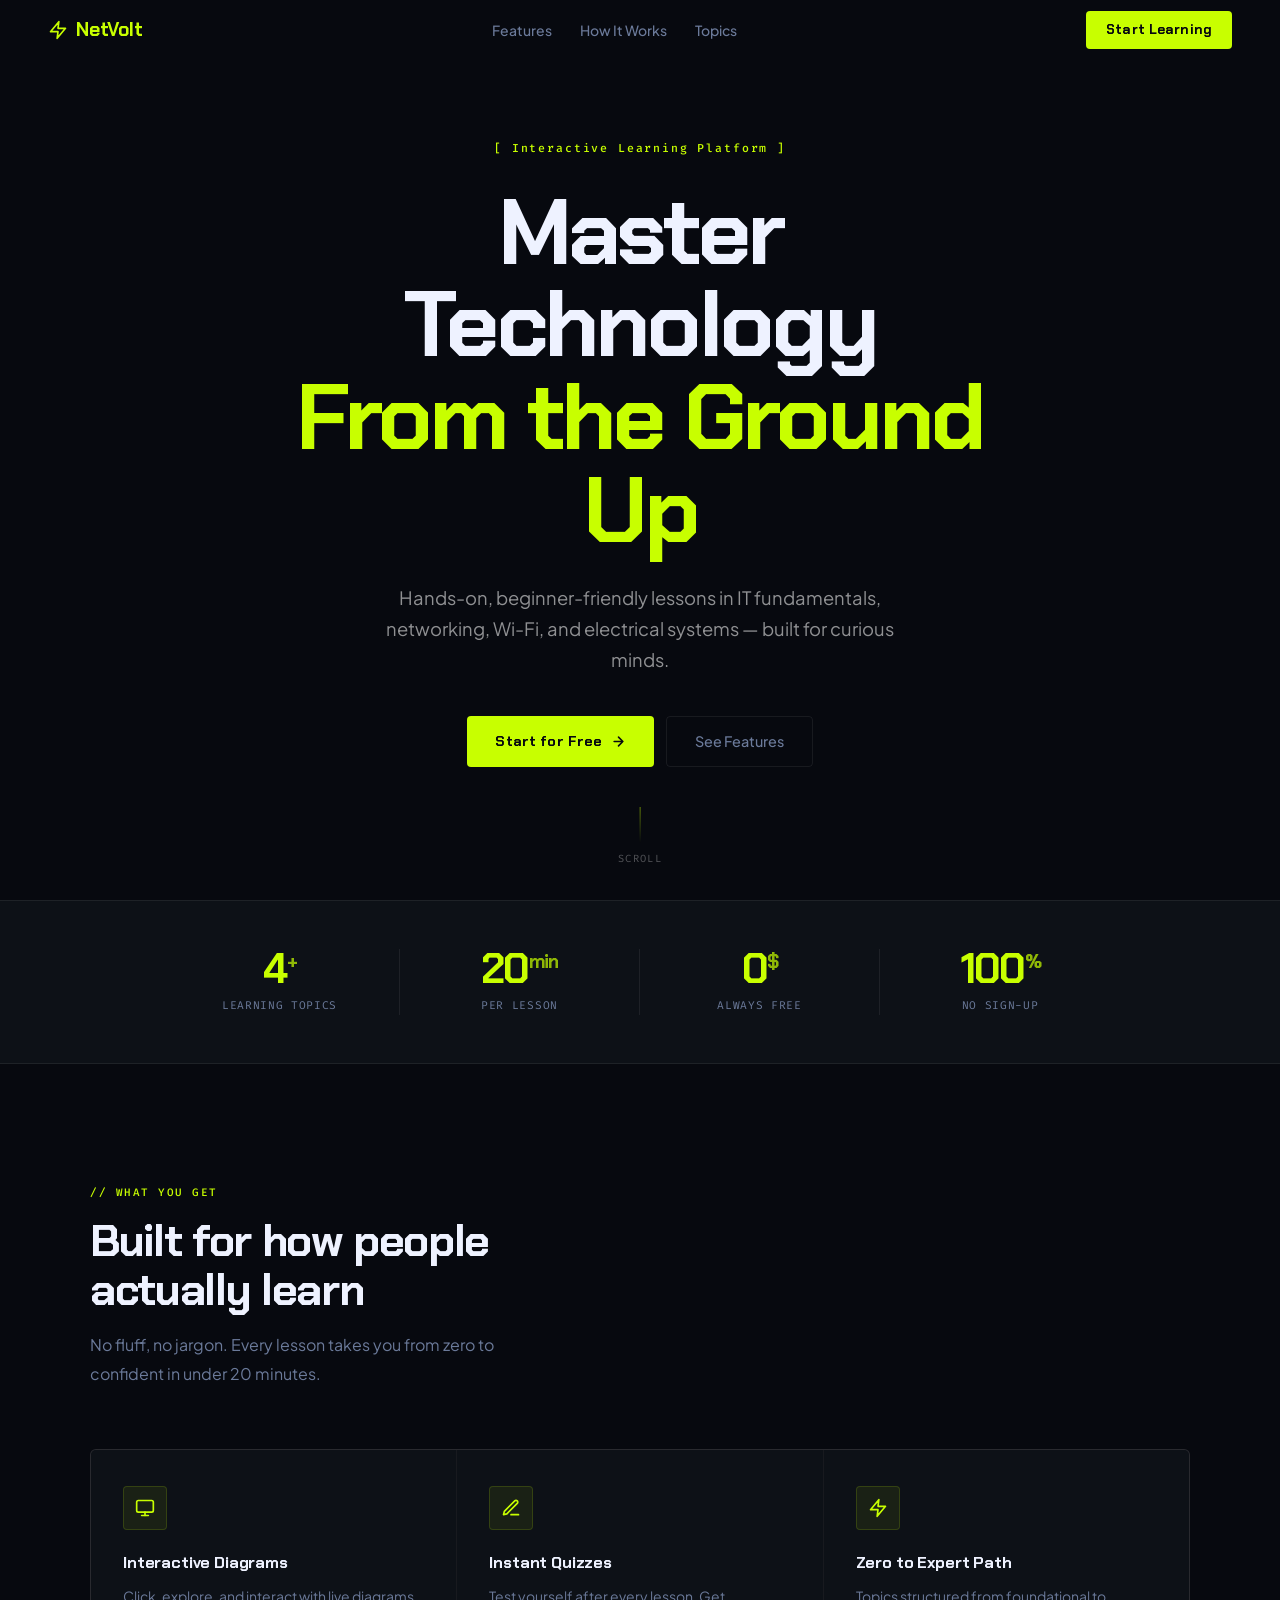
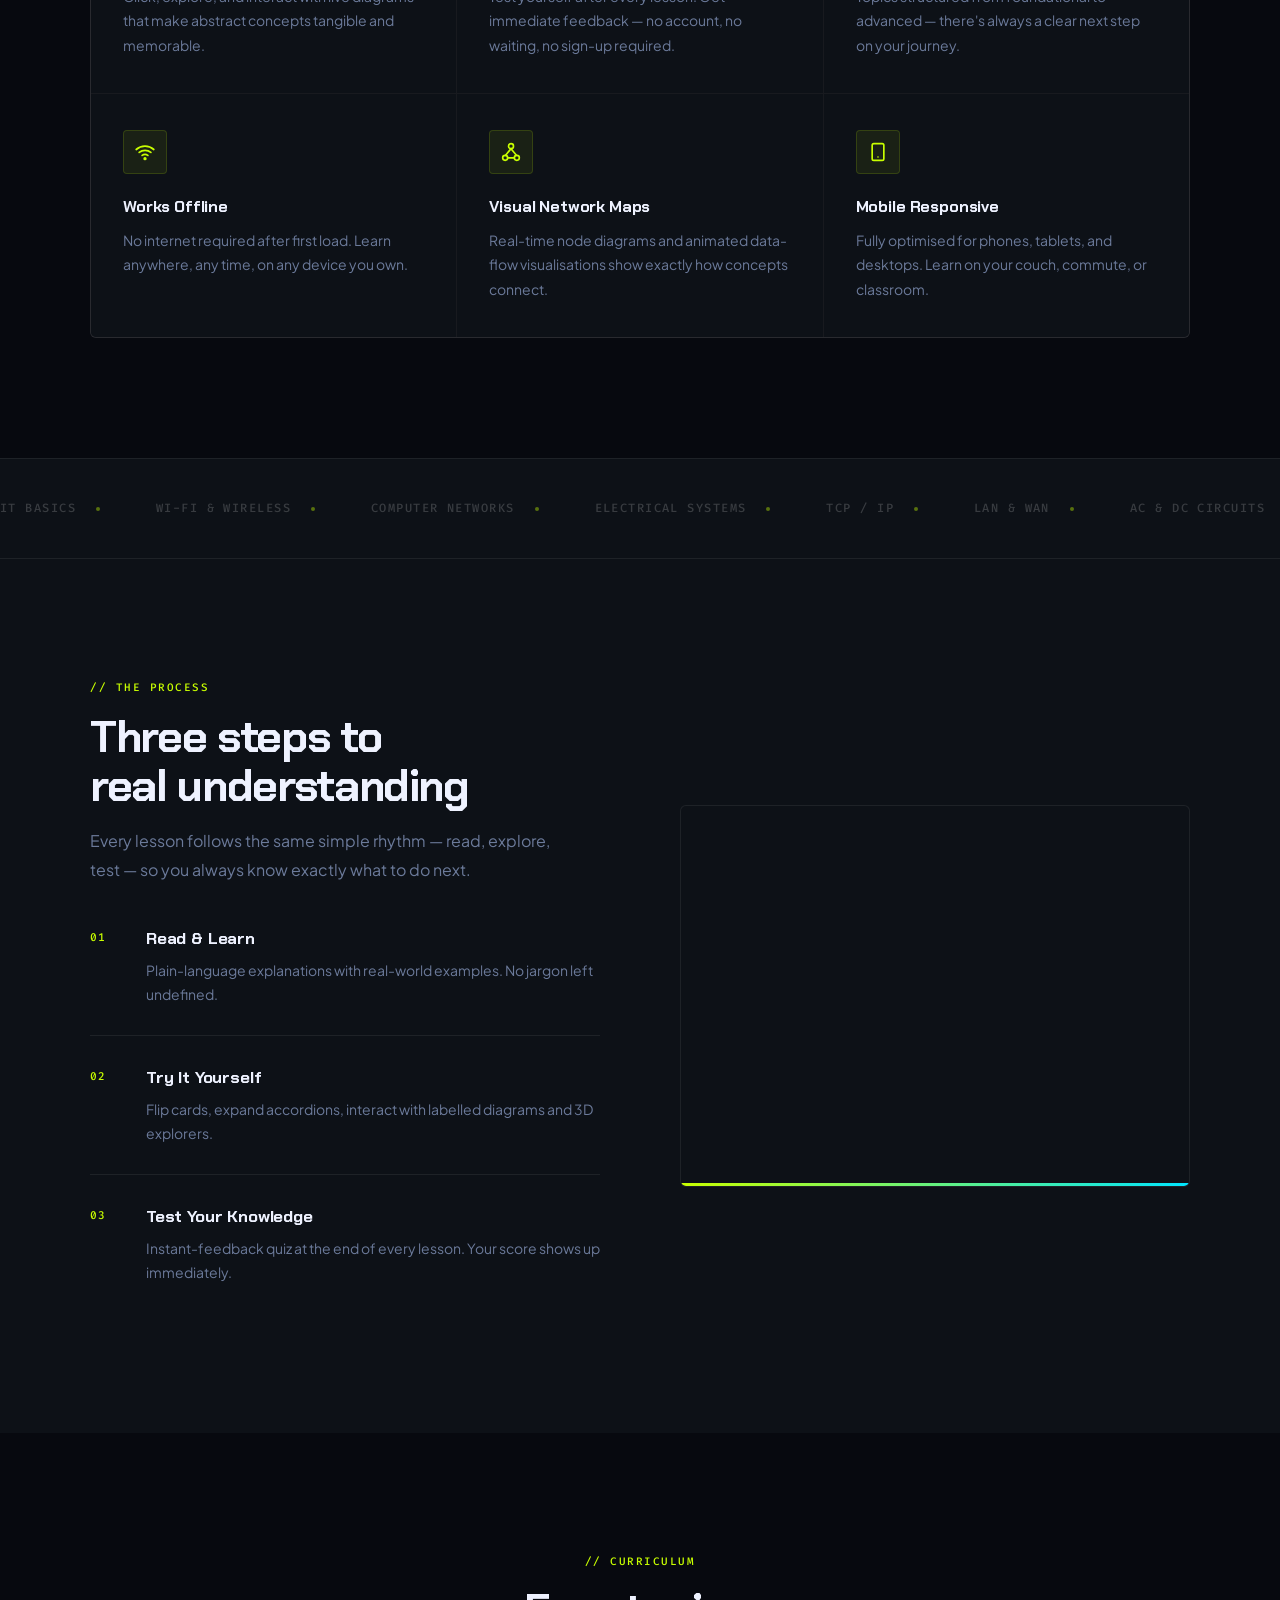
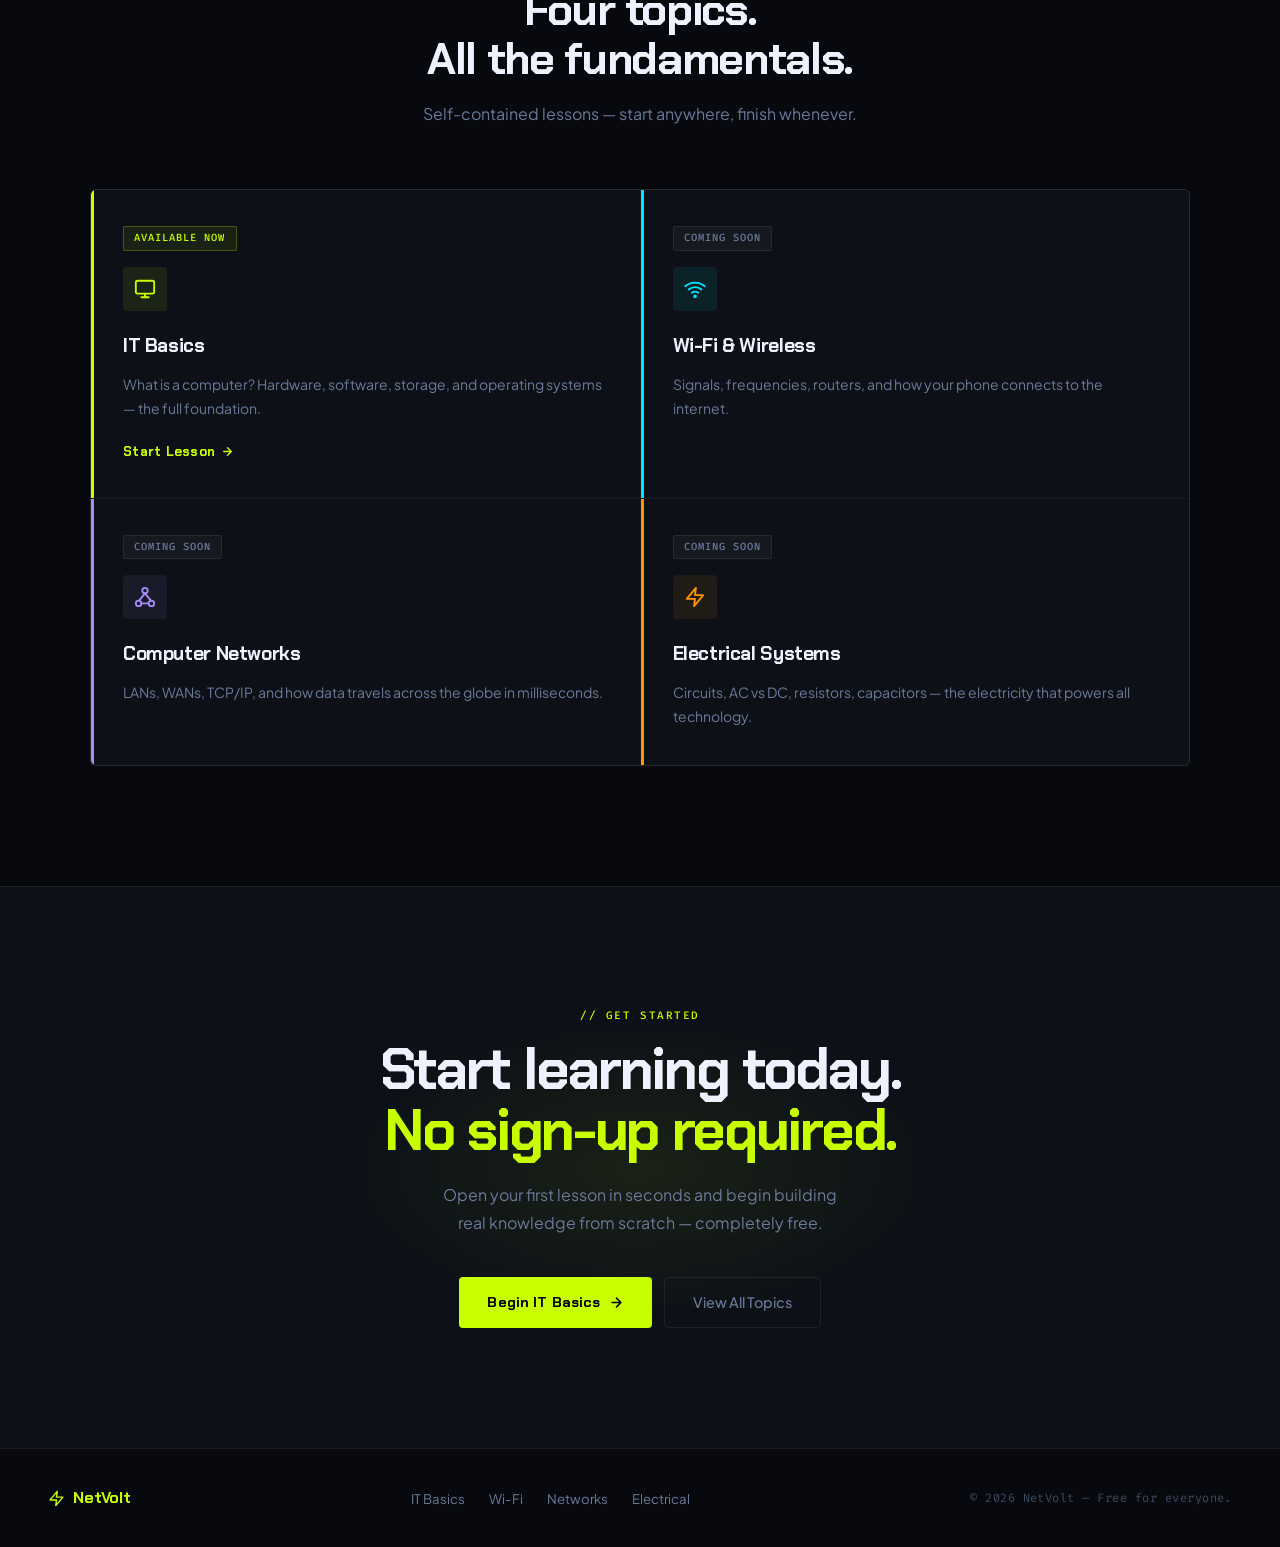
<file: index.html>
<!DOCTYPE html>
<html lang="en">
<head>
  <meta charset="UTF-8" />
  <meta name="viewport" content="width=device-width, initial-scale=1.0" />
  <meta name="description" content="NetVolt — master technology from the ground up. Interactive lessons on IT, networks, Wi-Fi, and electrical systems." />
  <title>NetVolt — Technology Mastery</title>

  <link rel="preconnect" href="https://fonts.googleapis.com" />
  <link rel="preconnect" href="https://fonts.gstatic.com" crossorigin />
  <link href="https://fonts.googleapis.com/css2?family=Chakra+Petch:wght@700&family=Plus+Jakarta+Sans:wght@400;500;600&family=Fira+Code:wght@400;500&display=swap" rel="stylesheet" />

  <style>
    /* ─── Reset & Base ───────────────────────────────────── */
    *, *::before, *::after { box-sizing: border-box; margin: 0; padding: 0; }

    :root {
      --bg:       #07090f;
      --bg2:      #0d1117;
      --bg3:      #141c24;
      --lime:     #c8ff00;
      --lime-d:   rgba(200,255,0,0.07);
      --lime-g:   rgba(200,255,0,0.20);
      --lime-h:   #d4ff26;
      --cyan:     #00e5ff;
      --white:    #eef2ff;
      --gray:     #6b7a9a;
      --muted:    #3d4a60;
      --border:   rgba(255,255,255,0.07);
      --head:     'Chakra Petch', system-ui, sans-serif;
      --body:     'Plus Jakarta Sans', system-ui, sans-serif;
      --mono:     'Fira Code', monospace;
      --ease-out: cubic-bezier(0.16, 1, 0.3, 1);
    }

    html { scroll-behavior: smooth; font-size: 16px; }

    body {
      background: var(--bg);
      color: var(--white);
      font-family: var(--body);
      line-height: 1.6;
      overflow-x: hidden;
      -webkit-font-smoothing: antialiased;
    }

    ::-webkit-scrollbar { width: 4px; }
    ::-webkit-scrollbar-track { background: var(--bg); }
    ::-webkit-scrollbar-thumb { background: var(--bg3); border-radius: 2px; }

    /* ─── Nav ──────────────────────────────────────────── */
    .nav {
      position: fixed;
      top: 0; left: 0; right: 0;
      z-index: 100;
      padding: 0 48px;
      height: 60px;
      display: flex;
      align-items: center;
      justify-content: space-between;
      transition: background 0.3s, border-bottom 0.3s;
    }
    .nav.scrolled {
      background: rgba(7,9,15,0.93);
      backdrop-filter: blur(20px);
      -webkit-backdrop-filter: blur(20px);
      border-bottom: 1px solid rgba(200,255,0,0.08);
    }

    .nav-logo {
      font-family: var(--head);
      font-size: 1.2rem;
      font-weight: 800;
      color: var(--lime);
      text-decoration: none;
      letter-spacing: -0.01em;
      display: flex;
      align-items: center;
      gap: 8px;
    }
    .nav-logo svg { width: 20px; height: 20px; color: var(--lime); flex-shrink: 0; }

    .nav-links {
      list-style: none;
      display: flex;
      gap: 4px;
    }
    .nav-links a {
      color: var(--gray);
      text-decoration: none;
      font-size: 0.875rem;
      font-weight: 500;
      padding: 6px 12px;
      border-radius: 4px;
      transition: color 0.15s, background 0.15s;
    }
    .nav-links a:hover { color: var(--white); background: rgba(255,255,255,0.04); }

    .nav-cta {
      background: var(--lime);
      color: #07090f;
      padding: 8px 20px;
      border-radius: 4px;
      font-size: 0.85rem;
      font-weight: 700;
      font-family: var(--head);
      text-decoration: none;
      letter-spacing: 0.01em;
      transition: background 0.15s, box-shadow 0.15s, transform 0.15s;
    }
    .nav-cta:hover {
      background: var(--lime-h);
      box-shadow: 0 0 20px var(--lime-g);
      transform: translateY(-1px);
    }

    /* ─── Hero ─────────────────────────────────────────── */
    .hero {
      position: relative;
      width: 100%;
      min-height: 100vh;
      display: flex;
      align-items: center;
      justify-content: center;
      overflow: hidden;
      background: var(--bg);
    }

    .hero-video {
      position: absolute;
      inset: 0;
      width: 100%; height: 100%;
      object-fit: cover;
      filter: brightness(0.35) saturate(0.6);
      z-index: 1;
    }

    /* Top gradient */
    .hero::before {
      content: '';
      position: absolute;
      top: 0; left: 0; right: 0;
      height: 35%;
      background: linear-gradient(to bottom, rgba(7,9,15,0.85) 0%, transparent 100%);
      z-index: 2;
      pointer-events: none;
    }

    /* Bottom gradient */
    .hero::after {
      content: '';
      position: absolute;
      bottom: 0; left: 0; right: 0;
      height: 55%;
      background: linear-gradient(to bottom, transparent 0%, rgba(7,9,15,0.7) 50%, #07090f 100%);
      z-index: 2;
      pointer-events: none;
    }

    .hero-content {
      position: relative;
      z-index: 3;
      text-align: center;
      max-width: 820px;
      padding: 0 24px;
    }

    .hero-eyebrow {
      font-family: var(--mono);
      font-size: 0.72rem;
      font-weight: 500;
      letter-spacing: 0.16em;
      color: var(--lime);
      display: inline-block;
      margin-bottom: 28px;
      opacity: 0;
      transform: translateY(16px);
      animation: fadeUp 0.7s var(--ease-out) 0.2s forwards;
    }

    .hero-title {
      font-family: var(--head);
      font-size: clamp(2.8rem, 7.5vw, 5.8rem);
      font-weight: 800;
      line-height: 1.0;
      letter-spacing: -0.04em;
      color: var(--white);
      margin-bottom: 24px;
      opacity: 0;
      transform: translateY(24px);
      animation: fadeUp 0.9s var(--ease-out) 0.4s forwards;
    }
    .hero-title .accent { color: var(--lime); }

    .hero-subtitle {
      font-size: clamp(1rem, 2vw, 1.15rem);
      color: rgba(255,255,255,0.55);
      line-height: 1.7;
      max-width: 520px;
      margin: 0 auto 40px;
      opacity: 0;
      transform: translateY(20px);
      animation: fadeUp 0.9s var(--ease-out) 0.6s forwards;
    }

    .hero-actions {
      display: flex;
      align-items: center;
      justify-content: center;
      gap: 12px;
      flex-wrap: wrap;
      opacity: 0;
      transform: translateY(16px);
      animation: fadeUp 0.9s var(--ease-out) 0.8s forwards;
    }

    .btn-primary {
      display: inline-flex;
      align-items: center;
      gap: 8px;
      background: var(--lime);
      color: #07090f;
      padding: 14px 28px;
      border-radius: 4px;
      font-family: var(--head);
      font-size: 0.9rem;
      font-weight: 700;
      text-decoration: none;
      letter-spacing: 0.01em;
      transition: background 0.15s, box-shadow 0.15s, transform 0.15s;
    }
    .btn-primary:hover {
      background: var(--lime-h);
      box-shadow: 0 0 28px var(--lime-g);
      transform: translateY(-2px);
    }

    .btn-ghost {
      display: inline-flex;
      align-items: center;
      gap: 8px;
      background: transparent;
      color: var(--gray);
      padding: 13px 28px;
      border-radius: 4px;
      border: 1px solid var(--border);
      font-size: 0.9rem;
      font-weight: 500;
      text-decoration: none;
      transition: border-color 0.15s, color 0.15s, background 0.15s;
    }
    .btn-ghost:hover {
      border-color: rgba(255,255,255,0.2);
      color: var(--white);
      background: rgba(255,255,255,0.04);
    }

    .scroll-indicator {
      position: absolute;
      bottom: 32px;
      left: 50%;
      transform: translateX(-50%);
      z-index: 3;
      display: flex;
      flex-direction: column;
      align-items: center;
      gap: 8px;
      opacity: 0;
      animation: fadeIn 1s var(--ease-out) 1.4s forwards;
    }
    .scroll-indicator span {
      font-family: var(--mono);
      font-size: 0.65rem;
      letter-spacing: 0.14em;
      text-transform: uppercase;
      color: rgba(255,255,255,0.3);
    }
    .scroll-line {
      width: 1px; height: 36px;
      background: linear-gradient(to bottom, var(--lime), transparent);
      opacity: 0.5;
      animation: scrollPulse 2s ease-in-out infinite;
    }

    /* ─── Stats Strip ───────────────────────────────────── */
    .stats {
      background: var(--bg2);
      border-top: 1px solid var(--border);
      border-bottom: 1px solid var(--border);
      padding: 48px 48px;
    }
    .stats-grid {
      max-width: 960px;
      margin: 0 auto;
      display: grid;
      grid-template-columns: repeat(4, 1fr);
      gap: 0;
    }
    .stat-item {
      text-align: center;
      padding: 0 24px;
      border-right: 1px solid var(--border);
    }
    .stat-item:last-child { border-right: none; }
    .stat-value {
      font-family: var(--head);
      font-size: 2.6rem;
      font-weight: 800;
      letter-spacing: -0.04em;
      color: var(--lime);
      line-height: 1;
    }
    .stat-value sup {
      font-size: 1.2rem;
      vertical-align: super;
      opacity: 0.7;
    }
    .stat-label {
      font-family: var(--mono);
      font-size: 0.7rem;
      color: var(--gray);
      margin-top: 6px;
      letter-spacing: 0.06em;
      text-transform: uppercase;
    }

    /* ─── Section layout ────────────────────────────────── */
    .section {
      padding: 120px 48px;
      position: relative;
    }
    .section-alt { background: var(--bg2); }

    .container {
      max-width: 1100px;
      margin: 0 auto;
    }

    .section-tag {
      font-family: var(--mono);
      font-size: 0.68rem;
      font-weight: 500;
      letter-spacing: 0.14em;
      text-transform: uppercase;
      color: var(--lime);
      display: block;
      margin-bottom: 16px;
    }

    .section-title {
      font-family: var(--head);
      font-size: clamp(1.8rem, 4vw, 2.8rem);
      font-weight: 800;
      letter-spacing: -0.03em;
      color: var(--white);
      line-height: 1.1;
      margin-bottom: 16px;
    }

    .section-body {
      font-size: 1rem;
      color: var(--gray);
      line-height: 1.8;
      max-width: 480px;
    }

    /* ─── Features Grid ─────────────────────────────────── */
    .features-grid {
      display: grid;
      grid-template-columns: repeat(3, 1fr);
      gap: 1px;
      margin-top: 60px;
      background: var(--border);
      border: 1px solid var(--border);
      border-radius: 6px;
      overflow: hidden;
    }

    .feature-card {
      background: var(--bg2);
      padding: 36px 32px;
      position: relative;
      transition: background 0.2s;
    }
    .feature-card::after {
      content: '';
      position: absolute;
      top: 0; left: 0; right: 0;
      height: 2px;
      background: var(--lime);
      opacity: 0;
      transition: opacity 0.2s;
    }
    .feature-card:hover { background: var(--bg3); }
    .feature-card:hover::after { opacity: 1; }

    .feature-icon {
      width: 44px; height: 44px;
      background: var(--lime-d);
      border: 1px solid rgba(200,255,0,0.15);
      border-radius: 4px;
      display: flex;
      align-items: center;
      justify-content: center;
      margin-bottom: 20px;
      color: var(--lime);
    }
    .feature-icon svg { width: 20px; height: 20px; }

    .feature-title {
      font-family: var(--head);
      font-size: 1rem;
      font-weight: 700;
      color: var(--white);
      margin-bottom: 8px;
      letter-spacing: -0.01em;
    }
    .feature-body {
      font-size: 0.875rem;
      color: var(--gray);
      line-height: 1.75;
    }

    /* ─── Marquee ───────────────────────────────────────── */
    .marquee-section {
      background: var(--bg2);
      padding: 40px 0;
      overflow: hidden;
      border-top: 1px solid var(--border);
      border-bottom: 1px solid var(--border);
    }
    .marquee-track {
      display: flex;
      gap: 56px;
      white-space: nowrap;
      animation: marquee 22s linear infinite;
      width: max-content;
    }
    .marquee-item {
      font-family: var(--mono);
      font-size: 0.75rem;
      font-weight: 500;
      letter-spacing: 0.12em;
      text-transform: uppercase;
      color: rgba(255,255,255,0.18);
      display: flex;
      align-items: center;
      gap: 20px;
      flex-shrink: 0;
    }
    .marquee-item .sep {
      width: 4px; height: 4px;
      background: var(--lime);
      border-radius: 50%;
      opacity: 0.4;
    }

    /* ─── Split Section ─────────────────────────────────── */
    .split {
      display: grid;
      grid-template-columns: 1fr 1fr;
      gap: 80px;
      align-items: center;
    }
    .split.reverse { direction: rtl; }
    .split.reverse > * { direction: ltr; }

    .split-visual {
      position: relative;
      border-radius: 6px;
      overflow: hidden;
      aspect-ratio: 4/3;
      background: var(--bg2);
      border: 1px solid var(--border);
    }
    .split-visual video {
      width: 100%; height: 100%;
      object-fit: cover;
      display: block;
      filter: saturate(0.7) brightness(0.8);
    }
    .split-visual::after {
      content: '';
      position: absolute;
      bottom: 0; left: 0; right: 0;
      height: 3px;
      background: linear-gradient(90deg, var(--lime), var(--cyan));
    }

    /* ─── Steps ─────────────────────────────────────────── */
    .steps-list {
      list-style: none;
      display: flex;
      flex-direction: column;
      gap: 0;
      margin-top: 48px;
    }

    .step {
      display: flex;
      gap: 24px;
      padding: 28px 0;
      border-bottom: 1px solid var(--border);
    }
    .step:first-child { padding-top: 0; }
    .step:last-child { border-bottom: none; }

    .step-num {
      font-family: var(--mono);
      font-size: 0.7rem;
      font-weight: 500;
      letter-spacing: 0.1em;
      color: var(--lime);
      min-width: 32px;
      padding-top: 4px;
    }

    .step-content h3 {
      font-family: var(--head);
      font-size: 1.05rem;
      font-weight: 700;
      color: var(--white);
      letter-spacing: -0.01em;
      margin-bottom: 6px;
    }
    .step-content p {
      font-size: 0.875rem;
      color: var(--gray);
      line-height: 1.75;
    }

    /* ─── Topics Grid ───────────────────────────────────── */
    .topics-grid {
      display: grid;
      grid-template-columns: repeat(2, 1fr);
      gap: 1px;
      margin-top: 60px;
      background: var(--border);
      border: 1px solid var(--border);
      border-radius: 6px;
      overflow: hidden;
    }

    .topic-card {
      background: var(--bg2);
      padding: 36px 32px;
      display: flex;
      flex-direction: column;
      text-decoration: none;
      color: inherit;
      position: relative;
      transition: background 0.2s;
    }
    .topic-card:hover { background: var(--bg3); }

    .topic-card::before {
      content: '';
      position: absolute;
      left: 0; top: 0; bottom: 0;
      width: 3px;
      transition: opacity 0.2s;
    }

    /* Per-topic left border colors */
    .topic-card--it::before    { background: var(--lime); }
    .topic-card--wifi::before  { background: var(--cyan); }
    .topic-card--net::before   { background: #a78bfa; }
    .topic-card--elec::before  { background: #ff9500; }

    .topic-badge {
      font-family: var(--mono);
      font-size: 0.65rem;
      font-weight: 500;
      letter-spacing: 0.1em;
      text-transform: uppercase;
      padding: 3px 10px;
      border-radius: 2px;
      margin-bottom: 16px;
      display: inline-block;
      width: fit-content;
    }
    .topic-badge--available {
      background: var(--lime-d);
      color: var(--lime);
      border: 1px solid rgba(200,255,0,0.25);
    }
    .topic-badge--soon {
      background: rgba(255,255,255,0.04);
      color: var(--gray);
      border: 1px solid var(--border);
    }

    .topic-icon {
      width: 44px; height: 44px;
      border-radius: 4px;
      display: flex;
      align-items: center;
      justify-content: center;
      margin-bottom: 20px;
    }
    .topic-icon--it    { background: rgba(200,255,0,0.08); color: var(--lime); }
    .topic-icon--wifi  { background: rgba(0,229,255,0.08); color: var(--cyan); }
    .topic-icon--net   { background: rgba(167,139,250,0.08); color: #a78bfa; }
    .topic-icon--elec  { background: rgba(255,149,0,0.08); color: #ff9500; }
    .topic-icon svg { width: 22px; height: 22px; }

    .topic-title {
      font-family: var(--head);
      font-size: 1.2rem;
      font-weight: 800;
      color: var(--white);
      letter-spacing: -0.02em;
      margin-bottom: 10px;
    }

    .topic-desc {
      font-size: 0.875rem;
      color: var(--gray);
      line-height: 1.75;
      flex-grow: 1;
      max-width: none;
    }

    .topic-link {
      margin-top: 20px;
      display: flex;
      align-items: center;
      gap: 6px;
      font-family: var(--head);
      font-size: 0.82rem;
      font-weight: 700;
      letter-spacing: 0.02em;
    }
    .topic-card--it .topic-link    { color: var(--lime); }
    .topic-card--wifi .topic-link  { color: var(--cyan); }
    .topic-card--net .topic-link   { color: #a78bfa; }
    .topic-card--elec .topic-link  { color: #ff9500; }

    /* ─── CTA Section ───────────────────────────────────── */
    .cta-section {
      padding: 120px 48px;
      background: var(--bg2);
      text-align: center;
      position: relative;
      overflow: hidden;
      border-top: 1px solid var(--border);
    }
    .cta-section::before {
      content: '';
      position: absolute;
      top: 50%; left: 50%;
      transform: translate(-50%, -50%);
      width: 600px; height: 300px;
      background: radial-gradient(ellipse at center, rgba(200,255,0,0.07) 0%, transparent 70%);
      pointer-events: none;
    }

    .cta-title {
      font-family: var(--head);
      font-size: clamp(2rem, 5vw, 3.6rem);
      font-weight: 800;
      letter-spacing: -0.04em;
      color: var(--white);
      max-width: 700px;
      margin: 0 auto 20px;
      line-height: 1.05;
    }
    .cta-title .accent { color: var(--lime); }

    .cta-body {
      font-size: 1rem;
      color: var(--gray);
      line-height: 1.75;
      max-width: 400px;
      margin: 0 auto 40px;
    }

    /* ─── Footer ────────────────────────────────────────── */
    .footer {
      background: var(--bg);
      border-top: 1px solid var(--border);
      padding: 36px 48px;
      display: flex;
      align-items: center;
      justify-content: space-between;
      gap: 24px;
      flex-wrap: wrap;
    }

    .footer-logo {
      font-family: var(--head);
      font-size: 1rem;
      font-weight: 800;
      color: var(--lime);
      text-decoration: none;
      display: flex;
      align-items: center;
      gap: 8px;
      letter-spacing: -0.01em;
    }
    .footer-logo svg { width: 17px; height: 17px; color: var(--lime); }

    .footer-links {
      display: flex;
      gap: 24px;
      list-style: none;
    }
    .footer-links a {
      font-size: 0.825rem;
      color: var(--gray);
      text-decoration: none;
      transition: color 0.15s;
    }
    .footer-links a:hover { color: var(--white); }

    .footer-copy {
      font-family: var(--mono);
      font-size: 0.75rem;
      color: var(--muted);
      letter-spacing: 0.04em;
    }

    /* ─── Animations ────────────────────────────────────── */
    @keyframes fadeUp {
      to { opacity: 1; transform: translateY(0); }
    }
    @keyframes fadeIn {
      to { opacity: 1; }
    }
    @keyframes scrollPulse {
      0%, 100% { transform: scaleY(1); transform-origin: top; }
      50%  { transform: scaleY(0.5); transform-origin: top; }
    }
    @keyframes marquee {
      from { transform: translateX(0); }
      to   { transform: translateX(-50%); }
    }

    /* Scroll-reveal */
    .reveal {
      opacity: 0;
      transform: translateY(32px);
      transition: opacity 0.7s var(--ease-out), transform 0.7s var(--ease-out);
    }
    .reveal.is-visible {
      opacity: 1;
      transform: translateY(0);
    }
    .reveal-stagger > * {
      opacity: 0;
      transform: translateY(24px);
      transition: opacity 0.6s var(--ease-out), transform 0.6s var(--ease-out);
    }
    .reveal-stagger.is-visible > *:nth-child(1) { opacity:1; transform:none; transition-delay:0ms; }
    .reveal-stagger.is-visible > *:nth-child(2) { opacity:1; transform:none; transition-delay:80ms; }
    .reveal-stagger.is-visible > *:nth-child(3) { opacity:1; transform:none; transition-delay:160ms; }
    .reveal-stagger.is-visible > *:nth-child(4) { opacity:1; transform:none; transition-delay:240ms; }
    .reveal-stagger.is-visible > *:nth-child(5) { opacity:1; transform:none; transition-delay:320ms; }
    .reveal-stagger.is-visible > *:nth-child(6) { opacity:1; transform:none; transition-delay:400ms; }

    /* ─── Responsive ────────────────────────────────────── */
    @media (max-width: 960px) {
      .nav { padding: 0 24px; }
      .nav-links { display: none; }
      .section { padding: 80px 24px; }
      .stats { padding: 40px 24px; }
      .split { grid-template-columns: 1fr; gap: 40px; }
      .split.reverse { direction: ltr; }
      .features-grid { grid-template-columns: 1fr; }
      .topics-grid { grid-template-columns: 1fr; }
      .cta-section { padding: 80px 24px; }
      .footer { padding: 28px 24px; flex-direction: column; align-items: flex-start; gap: 16px; }
      .stats-grid { grid-template-columns: repeat(2, 1fr); }
      .stat-item { border-right: none; border-bottom: 1px solid var(--border); padding: 16px 0; }
      .stat-item:last-child { border-bottom: none; }
    }

    @media (max-width: 480px) {
      .hero-actions { flex-direction: column; align-items: stretch; }
      .btn-primary, .btn-ghost { text-align: center; justify-content: center; }
      .stats-grid { grid-template-columns: 1fr; }
    }
  </style>
</head>

<body>

  <!-- ─── NAV ─────────────────────────────────────────────── -->
  <nav class="nav" id="main-nav" aria-label="Main navigation">
    <a href="index.html" class="nav-logo" aria-label="NetVolt home">
      <svg aria-hidden="true" xmlns="http://www.w3.org/2000/svg" viewBox="0 0 24 24"
           fill="none" stroke="currentColor" stroke-width="2"
           stroke-linecap="round" stroke-linejoin="round">
        <polygon points="13 2 3 14 12 14 11 22 21 10 12 10 13 2"/>
      </svg>
      NetVolt
    </a>

    <ul class="nav-links" role="list">
      <li><a href="#features">Features</a></li>
      <li><a href="#how-it-works">How It Works</a></li>
      <li><a href="#topics">Topics</a></li>
    </ul>

    <a href="pages/it-basics.html" class="nav-cta">Start Learning</a>
  </nav>

  <!-- ─── HERO ────────────────────────────────────────────── -->
  <section class="hero" aria-labelledby="hero-title">
    <video
      class="hero-video"
      src="assets/scroll-intro.mp4"
      autoplay muted loop playsinline preload="auto" aria-hidden="true"
    ></video>

    <div class="hero-content">
      <span class="hero-eyebrow">[ Interactive Learning Platform ]</span>

      <h1 class="hero-title" id="hero-title">
        Master Technology<br><span class="accent">From the Ground Up</span>
      </h1>

      <p class="hero-subtitle">
        Hands-on, beginner-friendly lessons in IT fundamentals,
        networking, Wi-Fi, and electrical systems — built for curious minds.
      </p>

      <div class="hero-actions">
        <a href="pages/it-basics.html" class="btn-primary">
          Start for Free
          <svg width="15" height="15" viewBox="0 0 24 24" fill="none"
               stroke="currentColor" stroke-width="2.5"
               stroke-linecap="round" stroke-linejoin="round" aria-hidden="true">
            <path d="M5 12h14M12 5l7 7-7 7"/>
          </svg>
        </a>
        <a href="#features" class="btn-ghost">See Features</a>
      </div>
    </div>

    <div class="scroll-indicator" aria-hidden="true">
      <div class="scroll-line"></div>
      <span>Scroll</span>
    </div>
  </section>

  <!-- ─── STATS ───────────────────────────────────────────── -->
  <div class="stats">
    <div class="stats-grid reveal-stagger">
      <div class="stat-item">
        <div class="stat-value">4<sup>+</sup></div>
        <div class="stat-label">Learning Topics</div>
      </div>
      <div class="stat-item">
        <div class="stat-value">20<sup>min</sup></div>
        <div class="stat-label">Per Lesson</div>
      </div>
      <div class="stat-item">
        <div class="stat-value">0<sup>$</sup></div>
        <div class="stat-label">Always Free</div>
      </div>
      <div class="stat-item">
        <div class="stat-value">100<sup>%</sup></div>
        <div class="stat-label">No Sign-up</div>
      </div>
    </div>
  </div>

  <!-- ─── FEATURES ────────────────────────────────────────── -->
  <section class="section" id="features" aria-labelledby="features-title">
    <div class="container">
      <div class="reveal">
        <span class="section-tag">// What You Get</span>
        <h2 class="section-title" id="features-title">
          Built for how people<br>actually learn
        </h2>
        <p class="section-body">
          No fluff, no jargon. Every lesson takes you from zero to confident in under 20 minutes.
        </p>
      </div>

      <div class="features-grid reveal-stagger">
        <div class="feature-card">
          <div class="feature-icon">
            <svg xmlns="http://www.w3.org/2000/svg" viewBox="0 0 24 24" fill="none"
                 stroke="currentColor" stroke-width="2" stroke-linecap="round" stroke-linejoin="round" aria-hidden="true">
              <rect x="2" y="3" width="20" height="14" rx="2"/>
              <line x1="8" y1="21" x2="16" y2="21"/>
              <line x1="12" y1="17" x2="12" y2="21"/>
            </svg>
          </div>
          <p class="feature-title">Interactive Diagrams</p>
          <p class="feature-body">Click, explore, and interact with live diagrams that make abstract concepts tangible and memorable.</p>
        </div>

        <div class="feature-card">
          <div class="feature-icon">
            <svg xmlns="http://www.w3.org/2000/svg" viewBox="0 0 24 24" fill="none"
                 stroke="currentColor" stroke-width="2" stroke-linecap="round" stroke-linejoin="round" aria-hidden="true">
              <path d="M12 20h9"/><path d="M16.5 3.5a2.121 2.121 0 0 1 3 3L7 19l-4 1 1-4L16.5 3.5z"/>
            </svg>
          </div>
          <p class="feature-title">Instant Quizzes</p>
          <p class="feature-body">Test yourself after every lesson. Get immediate feedback — no account, no waiting, no sign-up required.</p>
        </div>

        <div class="feature-card">
          <div class="feature-icon">
            <svg xmlns="http://www.w3.org/2000/svg" viewBox="0 0 24 24" fill="none"
                 stroke="currentColor" stroke-width="2" stroke-linecap="round" stroke-linejoin="round" aria-hidden="true">
              <polygon points="13 2 3 14 12 14 11 22 21 10 12 10 13 2"/>
            </svg>
          </div>
          <p class="feature-title">Zero to Expert Path</p>
          <p class="feature-body">Topics structured from foundational to advanced — there's always a clear next step on your journey.</p>
        </div>

        <div class="feature-card">
          <div class="feature-icon">
            <svg xmlns="http://www.w3.org/2000/svg" viewBox="0 0 24 24" fill="none"
                 stroke="currentColor" stroke-width="2" stroke-linecap="round" stroke-linejoin="round" aria-hidden="true">
              <path d="M5 12.55a11 11 0 0 1 14.08 0"/>
              <path d="M1.42 9a16 16 0 0 1 21.16 0"/>
              <path d="M8.53 16.11a6 6 0 0 1 6.95 0"/>
              <circle cx="12" cy="20" r="1" fill="currentColor"/>
            </svg>
          </div>
          <p class="feature-title">Works Offline</p>
          <p class="feature-body">No internet required after first load. Learn anywhere, any time, on any device you own.</p>
        </div>

        <div class="feature-card">
          <div class="feature-icon">
            <svg xmlns="http://www.w3.org/2000/svg" viewBox="0 0 24 24" fill="none"
                 stroke="currentColor" stroke-width="2" stroke-linecap="round" stroke-linejoin="round" aria-hidden="true">
              <circle cx="12" cy="5" r="3"/>
              <circle cx="5" cy="19" r="3"/>
              <circle cx="19" cy="19" r="3"/>
              <line x1="12" y1="8" x2="5.5" y2="16"/>
              <line x1="12" y1="8" x2="18.5" y2="16"/>
              <line x1="8" y1="19" x2="16" y2="19"/>
            </svg>
          </div>
          <p class="feature-title">Visual Network Maps</p>
          <p class="feature-body">Real-time node diagrams and animated data-flow visualisations show exactly how concepts connect.</p>
        </div>

        <div class="feature-card">
          <div class="feature-icon">
            <svg xmlns="http://www.w3.org/2000/svg" viewBox="0 0 24 24" fill="none"
                 stroke="currentColor" stroke-width="2" stroke-linecap="round" stroke-linejoin="round" aria-hidden="true">
              <rect x="5" y="2" width="14" height="20" rx="2" ry="2"/>
              <line x1="12" y1="18" x2="12.01" y2="18"/>
            </svg>
          </div>
          <p class="feature-title">Mobile Responsive</p>
          <p class="feature-body">Fully optimised for phones, tablets, and desktops. Learn on your couch, commute, or classroom.</p>
        </div>
      </div>
    </div>
  </section>

  <!-- ─── MARQUEE ─────────────────────────────────────────── -->
  <div class="marquee-section" aria-hidden="true">
    <div class="marquee-track">
      <div class="marquee-item">IT Basics <span class="sep"></span></div>
      <div class="marquee-item">Wi-Fi &amp; Wireless <span class="sep"></span></div>
      <div class="marquee-item">Computer Networks <span class="sep"></span></div>
      <div class="marquee-item">Electrical Systems <span class="sep"></span></div>
      <div class="marquee-item">TCP / IP <span class="sep"></span></div>
      <div class="marquee-item">LAN &amp; WAN <span class="sep"></span></div>
      <div class="marquee-item">AC &amp; DC Circuits <span class="sep"></span></div>
      <div class="marquee-item">Hardware &amp; Software <span class="sep"></span></div>
      <div class="marquee-item">IT Basics <span class="sep"></span></div>
      <div class="marquee-item">Wi-Fi &amp; Wireless <span class="sep"></span></div>
      <div class="marquee-item">Computer Networks <span class="sep"></span></div>
      <div class="marquee-item">Electrical Systems <span class="sep"></span></div>
      <div class="marquee-item">TCP / IP <span class="sep"></span></div>
      <div class="marquee-item">LAN &amp; WAN <span class="sep"></span></div>
      <div class="marquee-item">AC &amp; DC Circuits <span class="sep"></span></div>
      <div class="marquee-item">Hardware &amp; Software <span class="sep"></span></div>
    </div>
  </div>

  <!-- ─── HOW IT WORKS ────────────────────────────────────── -->
  <section class="section section-alt" id="how-it-works" aria-labelledby="how-title">
    <div class="container">
      <div class="split">
        <div class="reveal">
          <span class="section-tag">// The Process</span>
          <h2 class="section-title" id="how-title">
            Three steps to<br>real understanding
          </h2>
          <p class="section-body">
            Every lesson follows the same simple rhythm — read, explore, test —
            so you always know exactly what to do next.
          </p>

          <ol class="steps-list reveal-stagger" style="margin-top:40px;">
            <li class="step">
              <span class="step-num">01</span>
              <div class="step-content">
                <h3>Read &amp; Learn</h3>
                <p>Plain-language explanations with real-world examples. No jargon left undefined.</p>
              </div>
            </li>
            <li class="step">
              <span class="step-num">02</span>
              <div class="step-content">
                <h3>Try It Yourself</h3>
                <p>Flip cards, expand accordions, interact with labelled diagrams and 3D explorers.</p>
              </div>
            </li>
            <li class="step">
              <span class="step-num">03</span>
              <div class="step-content">
                <h3>Test Your Knowledge</h3>
                <p>Instant-feedback quiz at the end of every lesson. Your score shows up immediately.</p>
              </div>
            </li>
          </ol>
        </div>

        <div class="split-visual reveal">
          <video
            src="assets/scroll-intro.mp4"
            autoplay muted loop playsinline preload="auto" aria-hidden="true"
          ></video>
        </div>
      </div>
    </div>
  </section>

  <!-- ─── TOPICS ───────────────────────────────────────────── -->
  <section class="section" id="topics" aria-labelledby="topics-title">
    <div class="container">
      <div class="reveal" style="text-align:center; max-width:560px; margin:0 auto 0;">
        <span class="section-tag">// Curriculum</span>
        <h2 class="section-title" id="topics-title">Four topics.<br>All the fundamentals.</h2>
        <p class="section-body" style="margin:0 auto;">
          Self-contained lessons — start anywhere, finish whenever.
        </p>
      </div>

      <div class="topics-grid reveal-stagger">

        <a href="pages/it-basics.html" class="topic-card topic-card--it" aria-label="Go to IT Basics">
          <span class="topic-badge topic-badge--available">Available Now</span>
          <div class="topic-icon topic-icon--it">
            <svg xmlns="http://www.w3.org/2000/svg" viewBox="0 0 24 24" fill="none"
                 stroke="currentColor" stroke-width="2" stroke-linecap="round" stroke-linejoin="round" aria-hidden="true">
              <rect x="2" y="3" width="20" height="14" rx="2"/>
              <line x1="8" y1="21" x2="16" y2="21"/>
              <line x1="12" y1="17" x2="12" y2="21"/>
            </svg>
          </div>
          <p class="topic-title">IT Basics</p>
          <p class="topic-desc">What is a computer? Hardware, software, storage, and operating systems — the full foundation.</p>
          <div class="topic-link">
            Start Lesson
            <svg width="13" height="13" viewBox="0 0 24 24" fill="none"
                 stroke="currentColor" stroke-width="2.5" stroke-linecap="round" stroke-linejoin="round" aria-hidden="true">
              <path d="M5 12h14M12 5l7 7-7 7"/>
            </svg>
          </div>
        </a>

        <div class="topic-card topic-card--wifi" style="cursor:default;">
          <span class="topic-badge topic-badge--soon">Coming Soon</span>
          <div class="topic-icon topic-icon--wifi">
            <svg xmlns="http://www.w3.org/2000/svg" viewBox="0 0 24 24" fill="none"
                 stroke="currentColor" stroke-width="2" stroke-linecap="round" stroke-linejoin="round" aria-hidden="true">
              <path d="M5 12.55a11 11 0 0 1 14.08 0"/>
              <path d="M1.42 9a16 16 0 0 1 21.16 0"/>
              <path d="M8.53 16.11a6 6 0 0 1 6.95 0"/>
              <circle cx="12" cy="20" r="1" fill="currentColor"/>
            </svg>
          </div>
          <p class="topic-title">Wi-Fi &amp; Wireless</p>
          <p class="topic-desc">Signals, frequencies, routers, and how your phone connects to the internet.</p>
        </div>

        <div class="topic-card topic-card--net" style="cursor:default;">
          <span class="topic-badge topic-badge--soon">Coming Soon</span>
          <div class="topic-icon topic-icon--net">
            <svg xmlns="http://www.w3.org/2000/svg" viewBox="0 0 24 24" fill="none"
                 stroke="currentColor" stroke-width="2" stroke-linecap="round" stroke-linejoin="round" aria-hidden="true">
              <circle cx="12" cy="5" r="3"/>
              <circle cx="5" cy="19" r="3"/>
              <circle cx="19" cy="19" r="3"/>
              <line x1="12" y1="8" x2="5.5" y2="16"/>
              <line x1="12" y1="8" x2="18.5" y2="16"/>
              <line x1="8" y1="19" x2="16" y2="19"/>
            </svg>
          </div>
          <p class="topic-title">Computer Networks</p>
          <p class="topic-desc">LANs, WANs, TCP/IP, and how data travels across the globe in milliseconds.</p>
        </div>

        <div class="topic-card topic-card--elec" style="cursor:default;">
          <span class="topic-badge topic-badge--soon">Coming Soon</span>
          <div class="topic-icon topic-icon--elec">
            <svg xmlns="http://www.w3.org/2000/svg" viewBox="0 0 24 24" fill="none"
                 stroke="currentColor" stroke-width="2" stroke-linecap="round" stroke-linejoin="round" aria-hidden="true">
              <polygon points="13 2 3 14 12 14 11 22 21 10 12 10 13 2"/>
            </svg>
          </div>
          <p class="topic-title">Electrical Systems</p>
          <p class="topic-desc">Circuits, AC vs DC, resistors, capacitors — the electricity that powers all technology.</p>
        </div>

      </div>
    </div>
  </section>

  <!-- ─── CTA ──────────────────────────────────────────────── -->
  <section class="cta-section" aria-labelledby="cta-title">
    <div class="container">
      <div class="reveal">
        <span class="section-tag">// Get Started</span>
        <h2 class="cta-title" id="cta-title">
          Start learning today.<br><span class="accent">No sign-up required.</span>
        </h2>
        <p class="cta-body">
          Open your first lesson in seconds and begin building
          real knowledge from scratch — completely free.
        </p>
        <div class="hero-actions">
          <a href="pages/it-basics.html" class="btn-primary">
            Begin IT Basics
            <svg width="15" height="15" viewBox="0 0 24 24" fill="none"
                 stroke="currentColor" stroke-width="2.5"
                 stroke-linecap="round" stroke-linejoin="round" aria-hidden="true">
              <path d="M5 12h14M12 5l7 7-7 7"/>
            </svg>
          </a>
          <a href="#topics" class="btn-ghost">View All Topics</a>
        </div>
      </div>
    </div>
  </section>

  <!-- ─── FOOTER ───────────────────────────────────────────── -->
  <footer class="footer">
    <a href="index.html" class="footer-logo" aria-label="NetVolt home">
      <svg aria-hidden="true" xmlns="http://www.w3.org/2000/svg" viewBox="0 0 24 24"
           fill="none" stroke="currentColor" stroke-width="2"
           stroke-linecap="round" stroke-linejoin="round">
        <polygon points="13 2 3 14 12 14 11 22 21 10 12 10 13 2"/>
      </svg>
      NetVolt
    </a>

    <ul class="footer-links" role="list">
      <li><a href="pages/it-basics.html">IT Basics</a></li>
      <li><a href="pages/wifi-networking.html">Wi-Fi</a></li>
      <li><a href="pages/computer-networks.html">Networks</a></li>
      <li><a href="pages/electrical-systems.html">Electrical</a></li>
    </ul>

    <p class="footer-copy">&copy; 2026 NetVolt — Free for everyone.</p>
  </footer>

  <script>
    /* Nav scroll effect */
    const nav = document.getElementById('main-nav');
    window.addEventListener('scroll', () => {
      nav.classList.toggle('scrolled', window.scrollY > 60);
    }, { passive: true });

    /* Scroll-reveal via IntersectionObserver */
    const revealObs = new IntersectionObserver((entries) => {
      entries.forEach(e => {
        if (e.isIntersecting) {
          e.target.classList.add('is-visible');
          revealObs.unobserve(e.target);
        }
      });
    }, { threshold: 0.1, rootMargin: '0px 0px -40px 0px' });

    document.querySelectorAll('.reveal, .reveal-stagger').forEach(el => revealObs.observe(el));

    /* Smooth scroll for anchor links */
    document.querySelectorAll('a[href^="#"]').forEach(link => {
      link.addEventListener('click', e => {
        const target = document.querySelector(link.getAttribute('href'));
        if (target) {
          e.preventDefault();
          target.scrollIntoView({ behavior: 'smooth', block: 'start' });
        }
      });
    });
  </script>

</body>
</html>
</file>
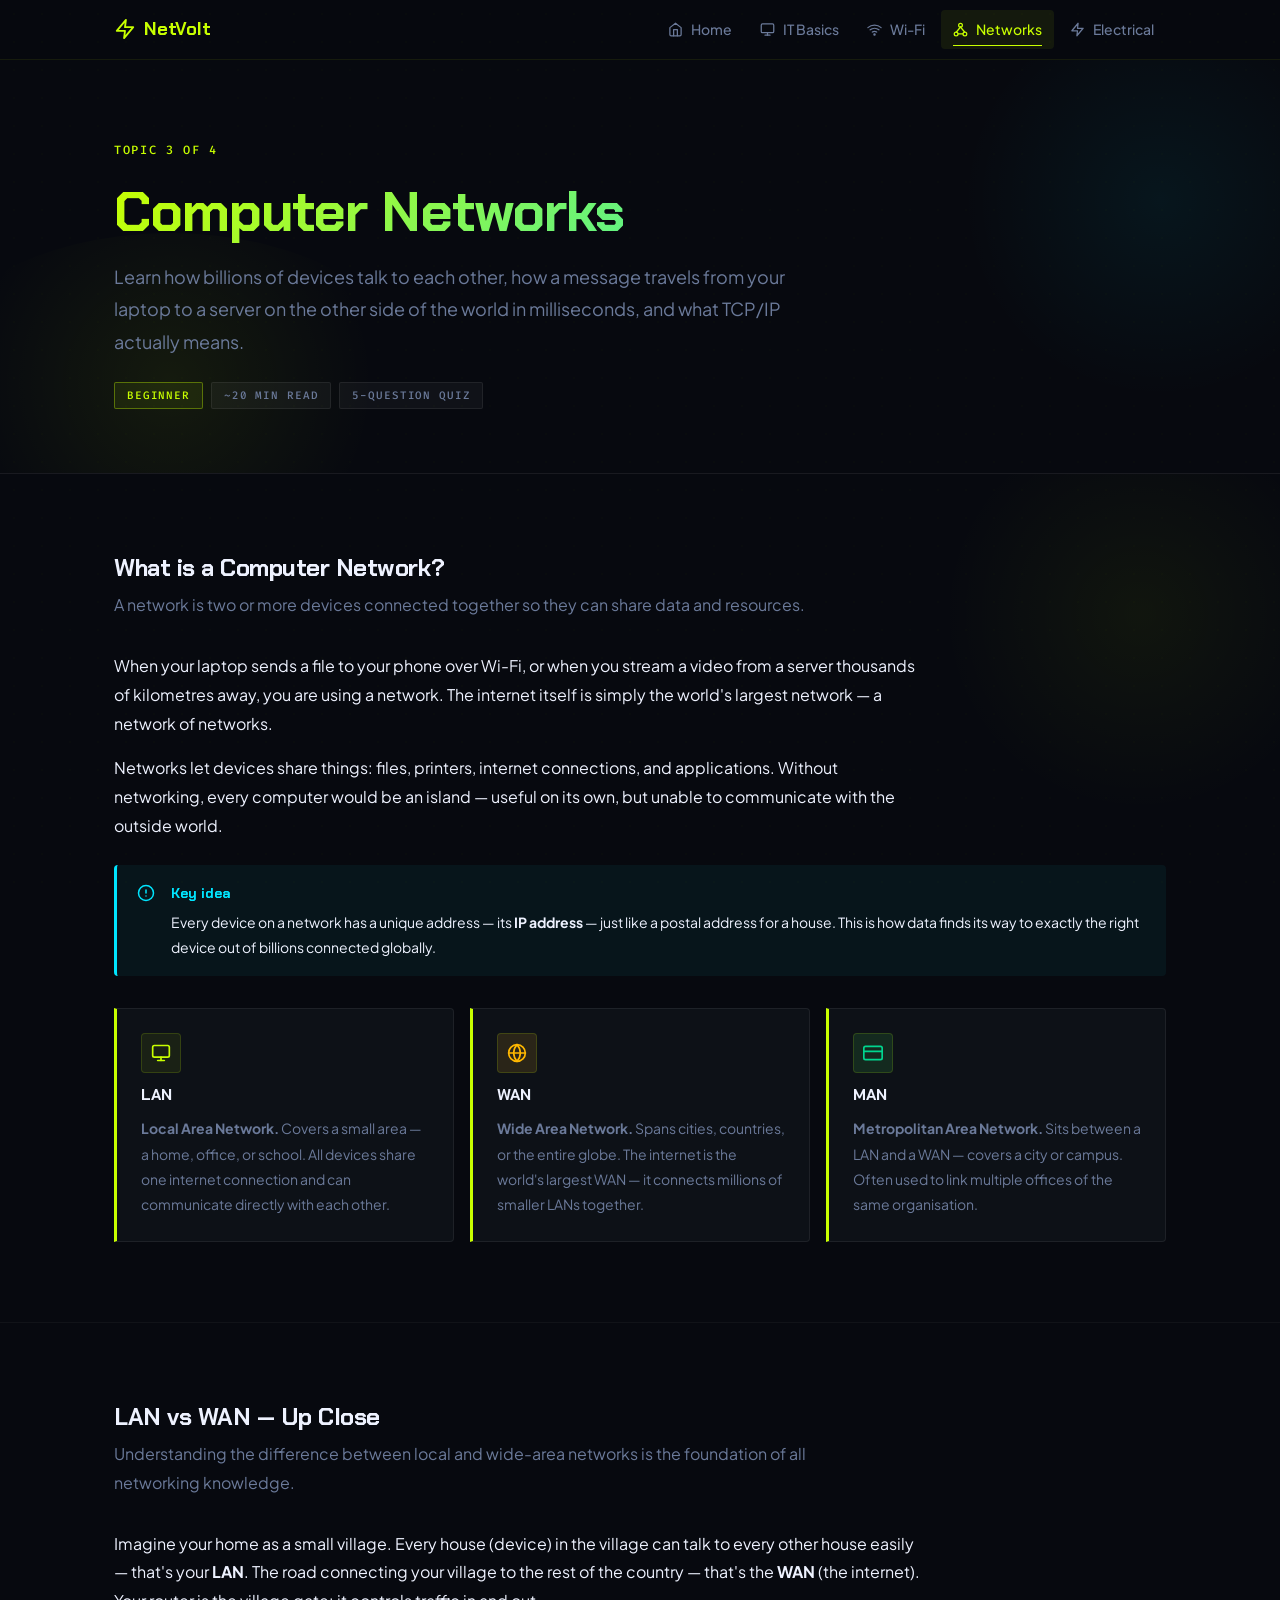
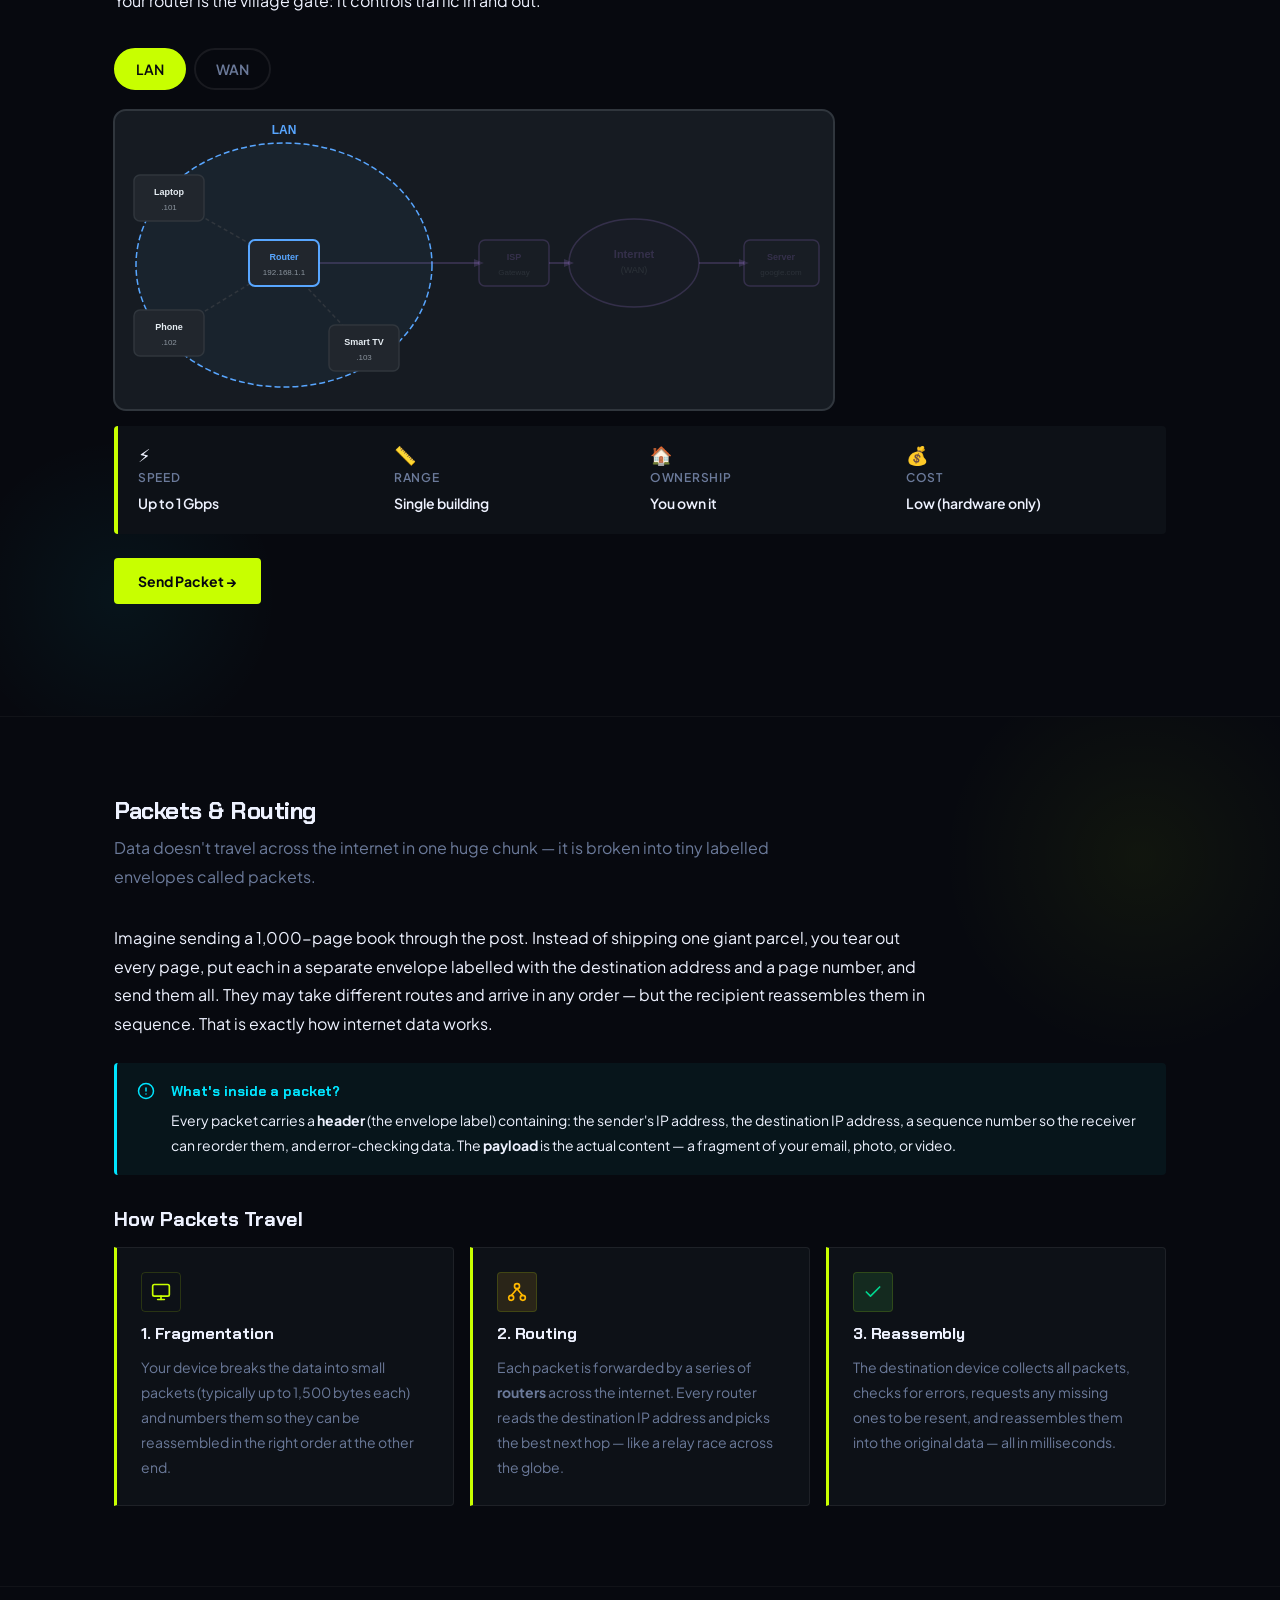
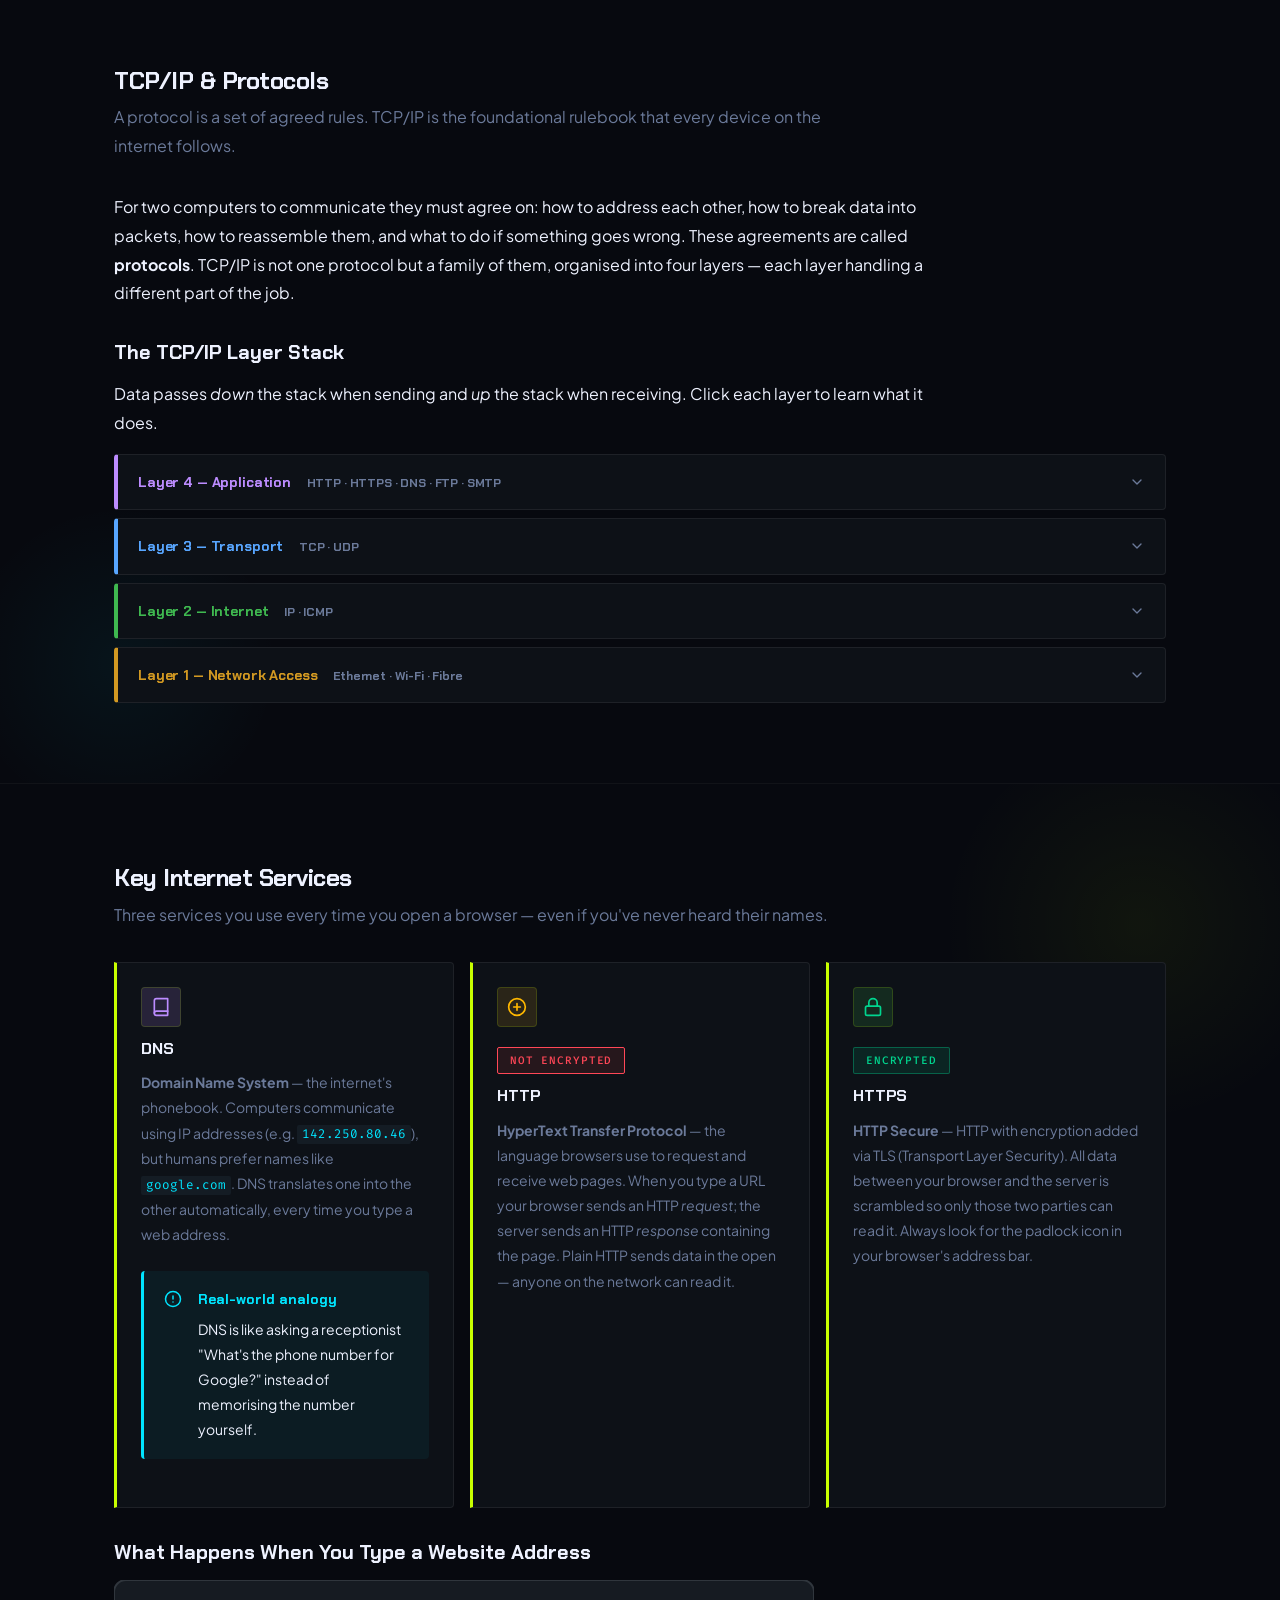
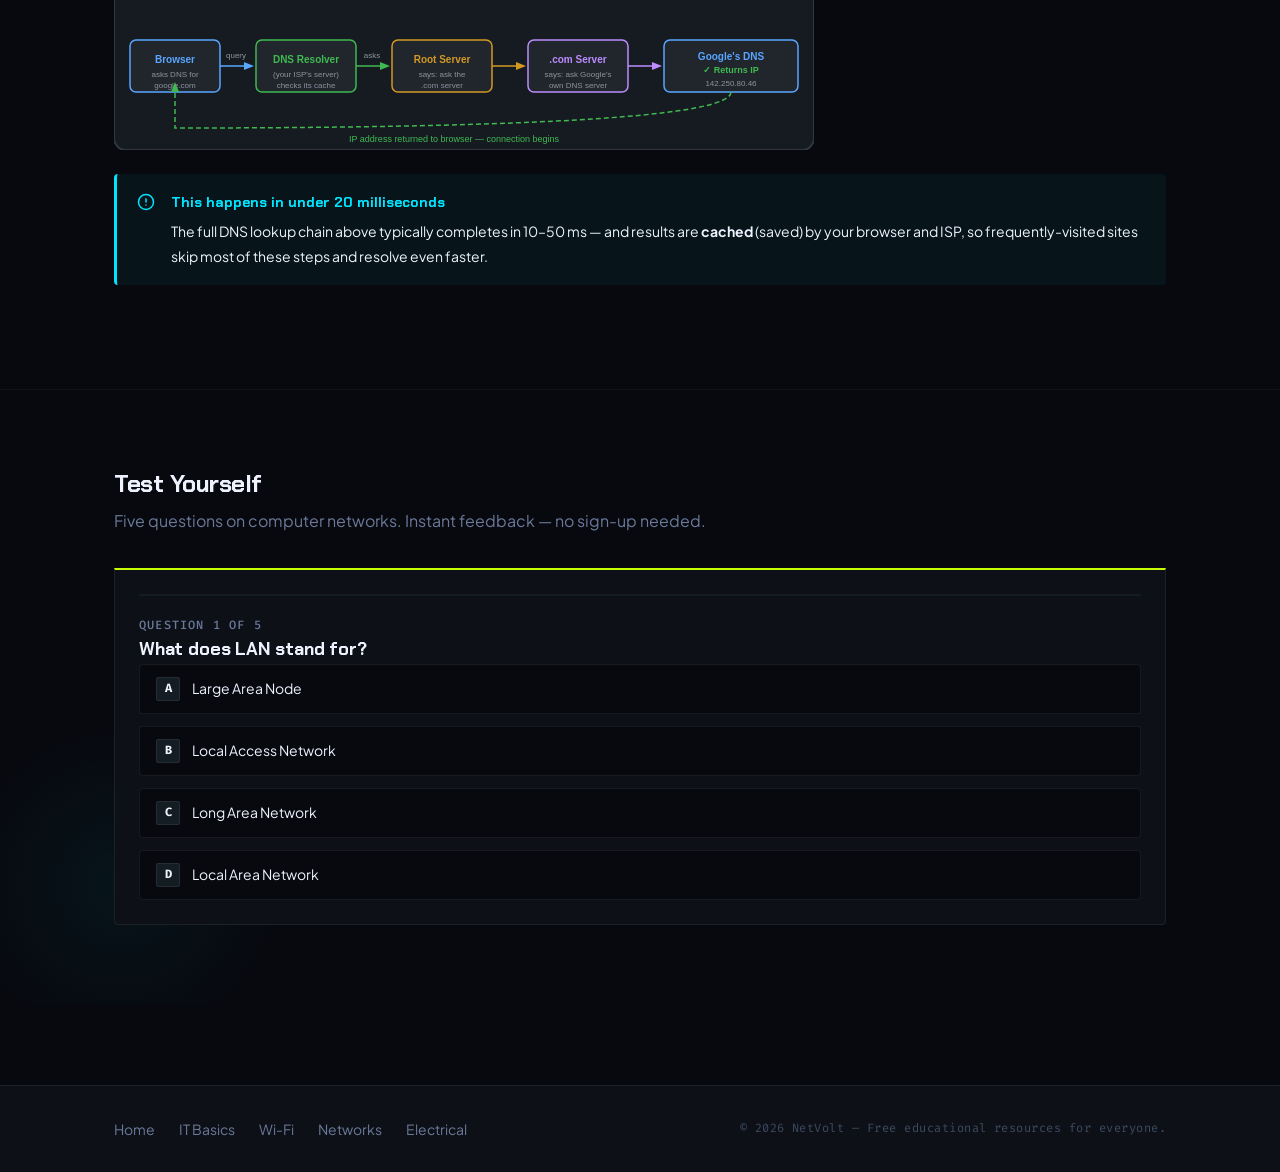
<file: pages/computer-networks.html>
<!DOCTYPE html>
<html lang="en">
<head>
  <meta charset="UTF-8" />
  <meta name="viewport" content="width=device-width, initial-scale=1.0" />
  <meta name="description"
        content="Computer Networks — learn what LANs and WANs are, how data packets travel the internet, what TCP/IP means, and how DNS translates website names into addresses. Beginner-friendly." />

  <title>Computer Networks — NetVolt</title>

  <link rel="stylesheet" href="../css/global.css" />
  <link rel="stylesheet" href="../css/layout.css" />
  <link rel="stylesheet" href="../css/components.css" />
</head>

<body>

  <a href="#main-content" class="skip-link">Skip to main content</a>

  <!-- =========================================================
       NAVIGATION
       ========================================================= -->
  <nav class="site-nav" aria-label="Main navigation">
    <div class="container">

      <a href="../index.html" class="nav-logo" aria-label="NetVolt home">
        <svg aria-hidden="true" xmlns="http://www.w3.org/2000/svg"
             viewBox="0 0 24 24" fill="none"
             stroke="currentColor" stroke-width="2"
             stroke-linecap="round" stroke-linejoin="round">
          <polygon points="13 2 3 14 12 14 11 22 21 10 12 10 13 2"/>
        </svg>
        NetVolt
      </a>

      <ul class="nav-links" role="list">
        <li>
          <a href="../index.html">
            <svg aria-hidden="true" xmlns="http://www.w3.org/2000/svg"
                 viewBox="0 0 24 24" fill="none"
                 stroke="currentColor" stroke-width="2"
                 stroke-linecap="round" stroke-linejoin="round">
              <path d="M3 9l9-7 9 7v11a2 2 0 0 1-2 2H5a2 2 0 0 1-2-2z"/>
              <polyline points="9 22 9 12 15 12 15 22"/>
            </svg>
            Home
          </a>
        </li>
        <li>
          <a href="it-basics.html">
            <svg aria-hidden="true" xmlns="http://www.w3.org/2000/svg"
                 viewBox="0 0 24 24" fill="none"
                 stroke="currentColor" stroke-width="2"
                 stroke-linecap="round" stroke-linejoin="round">
              <rect x="2" y="3" width="20" height="14" rx="2"/>
              <line x1="8" y1="21" x2="16" y2="21"/>
              <line x1="12" y1="17" x2="12" y2="21"/>
            </svg>
            IT Basics
          </a>
        </li>
        <li>
          <a href="wifi-networking.html">
            <svg aria-hidden="true" xmlns="http://www.w3.org/2000/svg"
                 viewBox="0 0 24 24" fill="none"
                 stroke="currentColor" stroke-width="2"
                 stroke-linecap="round" stroke-linejoin="round">
              <path d="M5 12.55a11 11 0 0 1 14.08 0"/>
              <path d="M1.42 9a16 16 0 0 1 21.16 0"/>
              <path d="M8.53 16.11a6 6 0 0 1 6.95 0"/>
              <circle cx="12" cy="20" r="1" fill="currentColor"/>
            </svg>
            Wi-Fi
          </a>
        </li>
        <li>
          <a href="computer-networks.html" class="active">
            <svg aria-hidden="true" xmlns="http://www.w3.org/2000/svg"
                 viewBox="0 0 24 24" fill="none"
                 stroke="currentColor" stroke-width="2"
                 stroke-linecap="round" stroke-linejoin="round">
              <circle cx="12" cy="5" r="3"/>
              <circle cx="5" cy="19" r="3"/>
              <circle cx="19" cy="19" r="3"/>
              <line x1="12" y1="8" x2="5.5" y2="16"/>
              <line x1="12" y1="8" x2="18.5" y2="16"/>
              <line x1="8" y1="19" x2="16" y2="19"/>
            </svg>
            Networks
          </a>
        </li>
        <li>
          <a href="electrical-systems.html">
            <svg aria-hidden="true" xmlns="http://www.w3.org/2000/svg"
                 viewBox="0 0 24 24" fill="none"
                 stroke="currentColor" stroke-width="2"
                 stroke-linecap="round" stroke-linejoin="round">
              <polygon points="13 2 3 14 12 14 11 22 21 10 12 10 13 2"/>
            </svg>
            Electrical
          </a>
        </li>
      </ul>

      <button class="nav-hamburger"
              id="nav-hamburger"
              aria-controls="nav-mobile-menu"
              aria-expanded="false"
              aria-label="Open navigation menu">
        <span></span>
        <span></span>
        <span></span>
      </button>

    </div>
  </nav>

  <!-- Mobile dropdown -->
  <div class="nav-mobile-menu" id="nav-mobile-menu" role="dialog"
       aria-modal="true" aria-label="Navigation menu">
    <a href="../index.html">
      <svg aria-hidden="true" xmlns="http://www.w3.org/2000/svg"
           viewBox="0 0 24 24" fill="none"
           stroke="currentColor" stroke-width="2"
           stroke-linecap="round" stroke-linejoin="round">
        <path d="M3 9l9-7 9 7v11a2 2 0 0 1-2 2H5a2 2 0 0 1-2-2z"/>
        <polyline points="9 22 9 12 15 12 15 22"/>
      </svg>
      Home
    </a>
    <a href="it-basics.html">
      <svg aria-hidden="true" xmlns="http://www.w3.org/2000/svg"
           viewBox="0 0 24 24" fill="none"
           stroke="currentColor" stroke-width="2"
           stroke-linecap="round" stroke-linejoin="round">
        <rect x="2" y="3" width="20" height="14" rx="2"/>
        <line x1="8" y1="21" x2="16" y2="21"/>
        <line x1="12" y1="17" x2="12" y2="21"/>
      </svg>
      IT Basics
    </a>
    <a href="wifi-networking.html">
      <svg aria-hidden="true" xmlns="http://www.w3.org/2000/svg"
           viewBox="0 0 24 24" fill="none"
           stroke="currentColor" stroke-width="2"
           stroke-linecap="round" stroke-linejoin="round">
        <path d="M5 12.55a11 11 0 0 1 14.08 0"/>
        <path d="M1.42 9a16 16 0 0 1 21.16 0"/>
        <path d="M8.53 16.11a6 6 0 0 1 6.95 0"/>
        <circle cx="12" cy="20" r="1" fill="currentColor"/>
      </svg>
      Wi-Fi &amp; Wireless
    </a>
    <a href="computer-networks.html">
      <svg aria-hidden="true" xmlns="http://www.w3.org/2000/svg"
           viewBox="0 0 24 24" fill="none"
           stroke="currentColor" stroke-width="2"
           stroke-linecap="round" stroke-linejoin="round">
        <circle cx="12" cy="5" r="3"/>
        <circle cx="5" cy="19" r="3"/>
        <circle cx="19" cy="19" r="3"/>
        <line x1="12" y1="8" x2="5.5" y2="16"/>
        <line x1="12" y1="8" x2="18.5" y2="16"/>
        <line x1="8" y1="19" x2="16" y2="19"/>
      </svg>
      Computer Networks
    </a>
    <a href="electrical-systems.html">
      <svg aria-hidden="true" xmlns="http://www.w3.org/2000/svg"
           viewBox="0 0 24 24" fill="none"
           stroke="currentColor" stroke-width="2"
           stroke-linecap="round" stroke-linejoin="round">
        <polygon points="13 2 3 14 12 14 11 22 21 10 12 10 13 2"/>
      </svg>
      Electrical Systems
    </a>
  </div>

  <!-- =========================================================
       MAIN CONTENT
       ========================================================= -->
  <main class="site-main" id="main-content">

    <!-- PAGE HERO -->
    <section class="page-hero" aria-labelledby="hero-title">
      <div class="container">
        <p class="page-hero__eyebrow">Topic 3 of 4</p>
        <h1 class="page-hero__title" id="hero-title">Computer Networks</h1>
        <p class="page-hero__subtitle">
          Learn how billions of devices talk to each other, how a message
          travels from your laptop to a server on the other side of the world
          in milliseconds, and what TCP/IP actually means.
        </p>
        <div class="page-hero__tags">
          <span class="badge badge-accent">Beginner</span>
          <span class="badge badge-neutral">~20 min read</span>
          <span class="badge badge-neutral">5-Question Quiz</span>
        </div>
      </div>
    </section>

    <!-- =========================================================
         SECTION 1 — WHAT IS A COMPUTER NETWORK?
         ========================================================= -->
    <section class="content-section" aria-labelledby="sec1-title">
      <div class="container">

        <h2 class="section-title" id="sec1-title">What is a Computer Network?</h2>
        <p class="section-subtitle">
          A network is two or more devices connected together so they can share
          data and resources.
        </p>

        <p>
          When your laptop sends a file to your phone over Wi-Fi, or when
          you stream a video from a server thousands of kilometres away, you
          are using a network. The internet itself is simply the world's largest
          network — a network of networks.
        </p>

        <p style="margin-top: var(--space-4);">
          Networks let devices share things: files, printers, internet
          connections, and applications. Without networking, every computer
          would be an island — useful on its own, but unable to communicate
          with the outside world.
        </p>

        <div class="callout callout-tip" role="note">
          <svg aria-hidden="true" xmlns="http://www.w3.org/2000/svg"
               viewBox="0 0 24 24" fill="none"
               stroke="currentColor" stroke-width="2"
               stroke-linecap="round" stroke-linejoin="round">
            <circle cx="12" cy="12" r="10"/>
            <line x1="12" y1="8" x2="12" y2="12"/>
            <line x1="12" y1="16" x2="12.01" y2="16"/>
          </svg>
          <div class="callout__content">
            <p class="callout__title">Key idea</p>
            <p class="callout__body">
              Every device on a network has a unique address — its
              <strong>IP address</strong> — just like a postal address for a
              house. This is how data finds its way to exactly the right device
              out of billions connected globally.
            </p>
          </div>
        </div>

        <!-- Network types summary cards -->
        <div class="card-grid" style="margin-top: var(--space-8);">

          <div class="card">
            <div class="card__icon">
              <svg aria-hidden="true" xmlns="http://www.w3.org/2000/svg"
                   viewBox="0 0 24 24" fill="none" stroke="currentColor"
                   stroke-width="2" stroke-linecap="round" stroke-linejoin="round">
                <rect x="2" y="3" width="20" height="14" rx="2"/>
                <line x1="8" y1="21" x2="16" y2="21"/>
                <line x1="12" y1="17" x2="12" y2="21"/>
              </svg>
            </div>
            <h3 class="card__title">LAN</h3>
            <p class="card__body">
              <strong>Local Area Network.</strong> Covers a small area — a home,
              office, or school. All devices share one internet connection and can
              communicate directly with each other.
            </p>
          </div>

          <div class="card">
            <div class="card__icon" style="color: var(--color-warning); background-color:rgba(210,153,34,0.15);">
              <svg aria-hidden="true" xmlns="http://www.w3.org/2000/svg"
                   viewBox="0 0 24 24" fill="none" stroke="currentColor"
                   stroke-width="2" stroke-linecap="round" stroke-linejoin="round">
                <circle cx="12" cy="12" r="10"/>
                <line x1="2" y1="12" x2="22" y2="12"/>
                <path d="M12 2a15.3 15.3 0 0 1 4 10 15.3 15.3 0 0 1-4 10 15.3 15.3 0 0 1-4-10 15.3 15.3 0 0 1 4-10z"/>
              </svg>
            </div>
            <h3 class="card__title">WAN</h3>
            <p class="card__body">
              <strong>Wide Area Network.</strong> Spans cities, countries, or
              the entire globe. The internet is the world's largest WAN — it
              connects millions of smaller LANs together.
            </p>
          </div>

          <div class="card">
            <div class="card__icon" style="color: var(--color-success); background-color:rgba(63,185,80,0.15);">
              <svg aria-hidden="true" xmlns="http://www.w3.org/2000/svg"
                   viewBox="0 0 24 24" fill="none" stroke="currentColor"
                   stroke-width="2" stroke-linecap="round" stroke-linejoin="round">
                <rect x="1" y="4" width="22" height="16" rx="2" ry="2"/>
                <line x1="1" y1="10" x2="23" y2="10"/>
              </svg>
            </div>
            <h3 class="card__title">MAN</h3>
            <p class="card__body">
              <strong>Metropolitan Area Network.</strong> Sits between a LAN and
              a WAN — covers a city or campus. Often used to link multiple
              offices of the same organisation.
            </p>
          </div>

        </div>

      </div>
    </section>

    <!-- =========================================================
         SECTION 2 — LAN vs WAN
         ========================================================= -->
    <section class="content-section" aria-labelledby="sec2-title">
      <div class="container">

        <h2 class="section-title" id="sec2-title">LAN vs WAN — Up Close</h2>
        <p class="section-subtitle">
          Understanding the difference between local and wide-area networks is
          the foundation of all networking knowledge.
        </p>

        <p>
          Imagine your home as a small village. Every house (device) in the
          village can talk to every other house easily — that's your
          <strong>LAN</strong>. The road connecting your village to the rest of
          the country — that's the <strong>WAN</strong> (the internet). Your
          router is the village gate: it controls traffic in and out.
        </p>

        <!-- Tab bar -->
        <div class="lan-wan-tabs" role="tablist" aria-label="Network type view"
             style="margin-top: var(--space-8);">
          <button class="lan-wan-tab"
                  role="tab"
                  id="tab-lan"
                  aria-selected="true"
                  aria-controls="lan-wan-diagram-region">
            LAN
          </button>
          <button class="lan-wan-tab"
                  role="tab"
                  id="tab-wan"
                  aria-selected="false"
                  aria-controls="lan-wan-diagram-region">
            WAN
          </button>
        </div>

        <!-- Diagram + attribute panel region -->
        <div id="lan-wan-diagram-region"
             role="tabpanel"
             aria-labelledby="tab-lan">

          <div class="lan-wan-diagram-wrap">

            <svg id="lan-wan-svg"
                 class="tab-lan"
                 viewBox="0 0 720 300"
                 aria-label="Interactive LAN and WAN network diagram. Click any node for details."
                 style="width:100%; max-width:720px; display:block; overflow:visible;">

              <title>Interactive LAN and WAN network diagram — click any node for details</title>

              <!-- Background -->
              <rect x="0" y="0" width="720" height="300" rx="12"
                    fill="#161b22" stroke="#30363d" stroke-width="2"/>

              <!-- ── LAN BOUNDARY ──────────────────────────────── -->
              <g class="lan-boundary">
                <ellipse cx="170" cy="155" rx="148" ry="122"
                         fill="rgba(88,166,255,0.05)"
                         stroke="#58a6ff" stroke-width="1.5" stroke-dasharray="6,3"/>
                <text x="170" y="24" text-anchor="middle"
                      fill="#58a6ff" font-size="12"
                      font-family="Inter,sans-serif" font-weight="700">LAN</text>
              </g>

              <!-- ── LAN DEVICE LINKS ───────────────────────────── -->
              <line class="lan-device-link" x1="55" y1="88" x2="170" y2="153"
                    stroke="#30363d" stroke-width="1.5" stroke-dasharray="4,3"/>
              <line class="lan-device-link" x1="55" y1="223" x2="170" y2="153"
                    stroke="#30363d" stroke-width="1.5" stroke-dasharray="4,3"/>
              <line class="lan-device-link" x1="250" y1="238" x2="170" y2="153"
                    stroke="#30363d" stroke-width="1.5" stroke-dasharray="4,3"/>

              <!-- ── LAN DEVICE NODES ───────────────────────────── -->

              <!-- Laptop -->
              <g class="lan-device" id="node-laptop"
                 tabindex="0" role="button"
                 aria-label="Laptop — click for details"
                 style="cursor:pointer;">
                <rect x="20" y="65" width="70" height="46" rx="6"
                      fill="#21262d" stroke="#30363d" stroke-width="1.5"/>
                <text x="55" y="85" text-anchor="middle"
                      fill="#e6edf3" font-size="9"
                      font-family="Inter,sans-serif" font-weight="600">Laptop</text>
                <text x="55" y="100" text-anchor="middle"
                      fill="#8b949e" font-size="8"
                      font-family="Inter,sans-serif">.101</text>
              </g>

              <!-- Phone -->
              <g class="lan-device" id="node-phone"
                 tabindex="0" role="button"
                 aria-label="Phone — click for details"
                 style="cursor:pointer;">
                <rect x="20" y="200" width="70" height="46" rx="6"
                      fill="#21262d" stroke="#30363d" stroke-width="1.5"/>
                <text x="55" y="220" text-anchor="middle"
                      fill="#e6edf3" font-size="9"
                      font-family="Inter,sans-serif" font-weight="600">Phone</text>
                <text x="55" y="235" text-anchor="middle"
                      fill="#8b949e" font-size="8"
                      font-family="Inter,sans-serif">.102</text>
              </g>

              <!-- Smart TV -->
              <g class="lan-device" id="node-smarttv"
                 tabindex="0" role="button"
                 aria-label="Smart TV — click for details"
                 style="cursor:pointer;">
                <rect x="215" y="215" width="70" height="46" rx="6"
                      fill="#21262d" stroke="#30363d" stroke-width="1.5"/>
                <text x="250" y="235" text-anchor="middle"
                      fill="#e6edf3" font-size="9"
                      font-family="Inter,sans-serif" font-weight="600">Smart TV</text>
                <text x="250" y="250" text-anchor="middle"
                      fill="#8b949e" font-size="8"
                      font-family="Inter,sans-serif">.103</text>
              </g>

              <!-- ── ROUTER (shared — always visible) ──────────── -->
              <g id="node-router"
                 tabindex="0" role="button"
                 aria-label="Router — click for details"
                 style="cursor:pointer;">
                <rect x="135" y="130" width="70" height="46" rx="6"
                      fill="#21262d" stroke="#58a6ff" stroke-width="2"/>
                <text x="170" y="150" text-anchor="middle"
                      fill="#58a6ff" font-size="9"
                      font-family="Inter,sans-serif" font-weight="700">Router</text>
                <text x="170" y="165" text-anchor="middle"
                      fill="#8b949e" font-size="8"
                      font-family="Inter,sans-serif">192.168.1.1</text>
              </g>

              <!-- ── WAN LINKS ──────────────────────────────────── -->
              <line class="wan-link" x1="205" y1="153" x2="365" y2="153"
                    stroke="#bc8cff" stroke-width="2"/>
              <polygon class="wan-link" points="360,149 370,153 360,157" fill="#bc8cff"/>

              <line class="wan-link" x1="435" y1="153" x2="455" y2="153"
                    stroke="#bc8cff" stroke-width="2"/>
              <polygon class="wan-link" points="450,149 460,153 450,157" fill="#bc8cff"/>

              <line class="wan-link" x1="585" y1="153" x2="630" y2="153"
                    stroke="#bc8cff" stroke-width="2"/>
              <polygon class="wan-link" points="625,149 635,153 625,157" fill="#bc8cff"/>

              <!-- ── WAN NODES ───────────────────────────────────── -->

              <!-- ISP -->
              <g class="wan-node" id="node-isp"
                 tabindex="0" role="button"
                 aria-label="ISP — click for details"
                 style="cursor:pointer;">
                <rect x="365" y="130" width="70" height="46" rx="6"
                      fill="#21262d" stroke="#bc8cff" stroke-width="1.5"/>
                <text x="400" y="150" text-anchor="middle"
                      fill="#bc8cff" font-size="9"
                      font-family="Inter,sans-serif" font-weight="700">ISP</text>
                <text x="400" y="165" text-anchor="middle"
                      fill="#8b949e" font-size="8"
                      font-family="Inter,sans-serif">Gateway</text>
              </g>

              <!-- Internet cloud -->
              <g class="wan-node" id="node-internet"
                 tabindex="0" role="button"
                 aria-label="Internet (WAN) — click for details"
                 style="cursor:pointer;">
                <ellipse cx="520" cy="153" rx="65" ry="44"
                         fill="rgba(188,140,255,0.08)"
                         stroke="#bc8cff" stroke-width="1.5"/>
                <text x="520" y="148" text-anchor="middle"
                      fill="#bc8cff" font-size="11"
                      font-family="Inter,sans-serif" font-weight="700">Internet</text>
                <text x="520" y="163" text-anchor="middle"
                      fill="#8b949e" font-size="9"
                      font-family="Inter,sans-serif">(WAN)</text>
              </g>

              <!-- Remote Server -->
              <g class="wan-node" id="node-server"
                 tabindex="0" role="button"
                 aria-label="Remote Server — click for details"
                 style="cursor:pointer;">
                <rect x="630" y="130" width="75" height="46" rx="6"
                      fill="#21262d" stroke="#bc8cff" stroke-width="1.5"/>
                <text x="667" y="150" text-anchor="middle"
                      fill="#bc8cff" font-size="9"
                      font-family="Inter,sans-serif" font-weight="700">Server</text>
                <text x="667" y="165" text-anchor="middle"
                      fill="#8b949e" font-size="8"
                      font-family="Inter,sans-serif">google.com</text>
              </g>

              <!-- ── HOP LABEL (updated by JS during animation) ── -->
              <text id="hop-label" x="300" y="22" text-anchor="middle"
                    fill="#3fb950" font-size="10"
                    font-family="Inter,sans-serif" font-weight="600"
                    opacity="0"></text>

              <!-- ── PACKET DOT (animated by JS) ──────────────── -->
              <circle id="packet-dot" cx="55" cy="88" r="6"
                      fill="#58a6ff" opacity="0"
                      style="filter:drop-shadow(0 0 6px #58a6ff);"></circle>

            </svg>

            <!-- Tooltip popup (absolutely positioned over the SVG) -->
            <div id="lan-wan-tooltip"
                 class="lan-wan-tooltip"
                 role="tooltip"
                 hidden>
              <button class="lan-wan-tooltip__close"
                      id="tooltip-close"
                      aria-label="Close tooltip">&#215;</button>
              <p class="lan-wan-tooltip__title" id="tooltip-title"></p>
              <p class="lan-wan-tooltip__body"  id="tooltip-body"></p>
            </div>

          </div><!-- /.lan-wan-diagram-wrap -->

          <!-- Attribute panel -->
          <div class="lan-wan-panel" id="lan-wan-panel">

            <div id="panel-lan">
              <div class="lan-wan-panel__grid">
                <div class="lan-wan-stat">
                  <span class="lan-wan-stat__icon">&#9889;</span>
                  <span class="lan-wan-stat__label">Speed</span>
                  <span class="lan-wan-stat__value">Up to 1 Gbps</span>
                </div>
                <div class="lan-wan-stat">
                  <span class="lan-wan-stat__icon">&#128207;</span>
                  <span class="lan-wan-stat__label">Range</span>
                  <span class="lan-wan-stat__value">Single building</span>
                </div>
                <div class="lan-wan-stat">
                  <span class="lan-wan-stat__icon">&#127968;</span>
                  <span class="lan-wan-stat__label">Ownership</span>
                  <span class="lan-wan-stat__value">You own it</span>
                </div>
                <div class="lan-wan-stat">
                  <span class="lan-wan-stat__icon">&#128176;</span>
                  <span class="lan-wan-stat__label">Cost</span>
                  <span class="lan-wan-stat__value">Low (hardware only)</span>
                </div>
              </div>
            </div>

            <div id="panel-wan" hidden>
              <div class="lan-wan-panel__grid">
                <div class="lan-wan-stat">
                  <span class="lan-wan-stat__icon">&#9889;</span>
                  <span class="lan-wan-stat__label">Speed</span>
                  <span class="lan-wan-stat__value">10 Mbps &ndash; 1 Gbps</span>
                </div>
                <div class="lan-wan-stat">
                  <span class="lan-wan-stat__icon">&#128207;</span>
                  <span class="lan-wan-stat__label">Range</span>
                  <span class="lan-wan-stat__value">City, country, globe</span>
                </div>
                <div class="lan-wan-stat">
                  <span class="lan-wan-stat__icon">&#127970;</span>
                  <span class="lan-wan-stat__label">Ownership</span>
                  <span class="lan-wan-stat__value">Managed by ISPs</span>
                </div>
                <div class="lan-wan-stat">
                  <span class="lan-wan-stat__icon">&#128179;</span>
                  <span class="lan-wan-stat__label">Cost</span>
                  <span class="lan-wan-stat__value">Monthly subscription</span>
                </div>
              </div>
            </div>

          </div><!-- /.lan-wan-panel -->

          <!-- Send Packet button -->
          <div style="margin-bottom: var(--space-8);">
            <button class="send-packet-btn" id="send-packet-btn">
              Send Packet &#8594;
            </button>
            <div class="sr-only" id="packet-status" aria-live="polite"></div>
          </div>

        </div><!-- /#lan-wan-diagram-region -->

      </div>
    </section>

    <!-- =========================================================
         SECTION 3 — PACKETS & ROUTING
         ========================================================= -->
    <section class="content-section" aria-labelledby="sec3-title">
      <div class="container">

        <h2 class="section-title" id="sec3-title">Packets &amp; Routing</h2>
        <p class="section-subtitle">
          Data doesn't travel across the internet in one huge chunk — it is
          broken into tiny labelled envelopes called packets.
        </p>

        <p>
          Imagine sending a 1,000-page book through the post. Instead of
          shipping one giant parcel, you tear out every page, put each in a
          separate envelope labelled with the destination address and a page
          number, and send them all. They may take different routes and arrive
          in any order — but the recipient reassembles them in sequence.
          That is exactly how internet data works.
        </p>

        <div class="callout callout-tip" role="note">
          <svg aria-hidden="true" xmlns="http://www.w3.org/2000/svg"
               viewBox="0 0 24 24" fill="none"
               stroke="currentColor" stroke-width="2"
               stroke-linecap="round" stroke-linejoin="round">
            <circle cx="12" cy="12" r="10"/>
            <line x1="12" y1="8" x2="12" y2="12"/>
            <line x1="12" y1="16" x2="12.01" y2="16"/>
          </svg>
          <div class="callout__content">
            <p class="callout__title">What's inside a packet?</p>
            <p class="callout__body">
              Every packet carries a <strong>header</strong> (the envelope label)
              containing: the sender's IP address, the destination IP address,
              a sequence number so the receiver can reorder them, and error-checking
              data. The <strong>payload</strong> is the actual content — a fragment
              of your email, photo, or video.
            </p>
          </div>
        </div>

        <h3 style="margin: var(--space-8) 0 var(--space-4);">How Packets Travel</h3>

        <div class="card-grid">

          <div class="card">
            <div class="card__icon" style="font-size: var(--text-xl); background:none; color: var(--color-accent);">
              <svg aria-hidden="true" xmlns="http://www.w3.org/2000/svg"
                   viewBox="0 0 24 24" fill="none" stroke="currentColor"
                   stroke-width="2" stroke-linecap="round" stroke-linejoin="round">
                <rect x="2" y="3" width="20" height="14" rx="2"/>
                <line x1="8" y1="21" x2="16" y2="21"/>
                <line x1="12" y1="17" x2="12" y2="21"/>
              </svg>
            </div>
            <h3 class="card__title">1. Fragmentation</h3>
            <p class="card__body">
              Your device breaks the data into small packets (typically up to
              1,500 bytes each) and numbers them so they can be reassembled
              in the right order at the other end.
            </p>
          </div>

          <div class="card">
            <div class="card__icon" style="color: var(--color-warning); background-color:rgba(210,153,34,0.15);">
              <svg aria-hidden="true" xmlns="http://www.w3.org/2000/svg"
                   viewBox="0 0 24 24" fill="none" stroke="currentColor"
                   stroke-width="2" stroke-linecap="round" stroke-linejoin="round">
                <circle cx="12" cy="5" r="3"/>
                <circle cx="5" cy="19" r="3"/>
                <circle cx="19" cy="19" r="3"/>
                <line x1="12" y1="8" x2="5.5" y2="16"/>
                <line x1="12" y1="8" x2="18.5" y2="16"/>
              </svg>
            </div>
            <h3 class="card__title">2. Routing</h3>
            <p class="card__body">
              Each packet is forwarded by a series of <strong>routers</strong>
              across the internet. Every router reads the destination IP address
              and picks the best next hop — like a relay race across the globe.
            </p>
          </div>

          <div class="card">
            <div class="card__icon" style="color: var(--color-success); background-color:rgba(63,185,80,0.15);">
              <svg aria-hidden="true" xmlns="http://www.w3.org/2000/svg"
                   viewBox="0 0 24 24" fill="none" stroke="currentColor"
                   stroke-width="2" stroke-linecap="round" stroke-linejoin="round">
                <polyline points="20 6 9 17 4 12"/>
              </svg>
            </div>
            <h3 class="card__title">3. Reassembly</h3>
            <p class="card__body">
              The destination device collects all packets, checks for errors,
              requests any missing ones to be resent, and reassembles them into
              the original data — all in milliseconds.
            </p>
          </div>

        </div>

      </div>
    </section>

    <!-- =========================================================
         SECTION 4 — TCP/IP & PROTOCOLS
         ========================================================= -->
    <section class="content-section" aria-labelledby="sec4-title">
      <div class="container">

        <h2 class="section-title" id="sec4-title">TCP/IP &amp; Protocols</h2>
        <p class="section-subtitle">
          A protocol is a set of agreed rules. TCP/IP is the foundational
          rulebook that every device on the internet follows.
        </p>

        <p>
          For two computers to communicate they must agree on: how to address
          each other, how to break data into packets, how to reassemble them,
          and what to do if something goes wrong. These agreements are called
          <strong>protocols</strong>. TCP/IP is not one protocol but a family
          of them, organised into four layers — each layer handling a different
          part of the job.
        </p>

        <!-- TCP/IP layer stack diagram -->
        <h3 style="margin: var(--space-8) 0 var(--space-4);">The TCP/IP Layer Stack</h3>
        <p style="margin-bottom: var(--space-4);">
          Data passes <em>down</em> the stack when sending and <em>up</em>
          the stack when receiving. Click each layer to learn what it does.
        </p>

        <div class="accordion" role="list">

          <!-- Layer 4: Application -->
          <div class="accordion-item" role="listitem"
               style="border-left: 4px solid #bc8cff;">
            <button class="accordion-trigger"
                    aria-expanded="false"
                    aria-controls="layer-app">
              <span>
                <strong style="color:#bc8cff;">Layer 4 — Application</strong>
                &nbsp;&nbsp;
                <span style="font-size:var(--text-xs); color:var(--color-text-secondary);">HTTP · HTTPS · DNS · FTP · SMTP</span>
              </span>
              <svg aria-hidden="true" xmlns="http://www.w3.org/2000/svg"
                   viewBox="0 0 24 24" fill="none" stroke="currentColor"
                   stroke-width="2" stroke-linecap="round" stroke-linejoin="round">
                <polyline points="6 9 12 15 18 9"/>
              </svg>
            </button>
            <div class="accordion-content" id="layer-app">
              <div class="accordion-body">
                <p>
                  The layer your programs use directly. When your browser asks for a
                  webpage it uses <strong>HTTP</strong> or <strong>HTTPS</strong>.
                  When it looks up a domain name it uses <strong>DNS</strong>.
                  When your email client sends mail it uses <strong>SMTP</strong>.
                  This layer defines <em>what</em> is being requested, not how to
                  deliver it — that's the lower layers' job.
                </p>
              </div>
            </div>
          </div>

          <!-- Layer 3: Transport -->
          <div class="accordion-item" role="listitem"
               style="border-left: 4px solid #58a6ff;">
            <button class="accordion-trigger"
                    aria-expanded="false"
                    aria-controls="layer-transport">
              <span>
                <strong style="color:#58a6ff;">Layer 3 — Transport</strong>
                &nbsp;&nbsp;
                <span style="font-size:var(--text-xs); color:var(--color-text-secondary);">TCP · UDP</span>
              </span>
              <svg aria-hidden="true" xmlns="http://www.w3.org/2000/svg"
                   viewBox="0 0 24 24" fill="none" stroke="currentColor"
                   stroke-width="2" stroke-linecap="round" stroke-linejoin="round">
                <polyline points="6 9 12 15 18 9"/>
              </svg>
            </button>
            <div class="accordion-content" id="layer-transport">
              <div class="accordion-body">
                <p style="margin-bottom: var(--space-3);">
                  Handles end-to-end delivery between two programs. There are two
                  main protocols here:
                </p>
                <ul style="list-style: disc; padding-left: var(--space-5); line-height: var(--leading-loose);">
                  <li>
                    <strong>TCP (Transmission Control Protocol)</strong> — guarantees
                    delivery. If a packet is lost it is resent. Used for web browsing,
                    email, file downloads — anything where accuracy matters.
                  </li>
                  <li>
                    <strong>UDP (User Datagram Protocol)</strong> — faster but no
                    delivery guarantee. Used for video calls, live streams, and games
                    where a tiny bit of lost data is acceptable but speed is critical.
                  </li>
                </ul>
              </div>
            </div>
          </div>

          <!-- Layer 2: Internet -->
          <div class="accordion-item" role="listitem"
               style="border-left: 4px solid #3fb950;">
            <button class="accordion-trigger"
                    aria-expanded="false"
                    aria-controls="layer-internet">
              <span>
                <strong style="color:#3fb950;">Layer 2 — Internet</strong>
                &nbsp;&nbsp;
                <span style="font-size:var(--text-xs); color:var(--color-text-secondary);">IP · ICMP</span>
              </span>
              <svg aria-hidden="true" xmlns="http://www.w3.org/2000/svg"
                   viewBox="0 0 24 24" fill="none" stroke="currentColor"
                   stroke-width="2" stroke-linecap="round" stroke-linejoin="round">
                <polyline points="6 9 12 15 18 9"/>
              </svg>
            </button>
            <div class="accordion-content" id="layer-internet">
              <div class="accordion-body">
                <p>
                  The <strong>IP (Internet Protocol)</strong> layer handles
                  addressing and routing. It stamps every packet with the
                  sender and destination IP addresses, then routers across the
                  internet use those addresses to forward the packet to its destination.
                  Think of IP as the postal address written on an envelope —
                  without it, no one knows where to send the data.
                </p>
              </div>
            </div>
          </div>

          <!-- Layer 1: Network Access -->
          <div class="accordion-item" role="listitem"
               style="border-left: 4px solid #d29922;">
            <button class="accordion-trigger"
                    aria-expanded="false"
                    aria-controls="layer-network">
              <span>
                <strong style="color:#d29922;">Layer 1 — Network Access</strong>
                &nbsp;&nbsp;
                <span style="font-size:var(--text-xs); color:var(--color-text-secondary);">Ethernet · Wi-Fi · Fibre</span>
              </span>
              <svg aria-hidden="true" xmlns="http://www.w3.org/2000/svg"
                   viewBox="0 0 24 24" fill="none" stroke="currentColor"
                   stroke-width="2" stroke-linecap="round" stroke-linejoin="round">
                <polyline points="6 9 12 15 18 9"/>
              </svg>
            </button>
            <div class="accordion-content" id="layer-network">
              <div class="accordion-body">
                <p>
                  The physical layer — the actual cables, radio waves, or fibre
                  optic light pulses that carry the raw bits. This layer converts
                  digital 1s and 0s into electrical signals (Ethernet cable),
                  radio waves (Wi-Fi), or pulses of light (fibre optic). It also
                  handles the short-range addressing between devices on the same
                  local network using <strong>MAC addresses</strong>.
                </p>
              </div>
            </div>
          </div>

        </div><!-- /accordion -->

      </div>
    </section>

    <!-- =========================================================
         SECTION 5 — DNS, HTTP & HTTPS
         ========================================================= -->
    <section class="content-section" aria-labelledby="sec5-title">
      <div class="container">

        <h2 class="section-title" id="sec5-title">Key Internet Services</h2>
        <p class="section-subtitle">
          Three services you use every time you open a browser — even if you've
          never heard their names.
        </p>

        <div class="card-grid" style="margin-top: var(--space-6);">

          <!-- DNS -->
          <div class="card">
            <div class="card__icon" style="color:#bc8cff; background-color:rgba(188,140,255,0.15);">
              <svg aria-hidden="true" xmlns="http://www.w3.org/2000/svg"
                   viewBox="0 0 24 24" fill="none" stroke="currentColor"
                   stroke-width="2" stroke-linecap="round" stroke-linejoin="round">
                <path d="M4 19.5A2.5 2.5 0 0 1 6.5 17H20"/>
                <path d="M6.5 2H20v20H6.5A2.5 2.5 0 0 1 4 19.5v-15A2.5 2.5 0 0 1 6.5 2z"/>
              </svg>
            </div>
            <h3 class="card__title">DNS</h3>
            <p class="card__body">
              <strong>Domain Name System</strong> — the internet's phonebook.
              Computers communicate using IP addresses (e.g. <code>142.250.80.46</code>),
              but humans prefer names like <code>google.com</code>. DNS translates
              one into the other automatically, every time you type a web address.
            </p>
            <div class="callout callout-tip" role="note" style="margin-top: var(--space-3);">
              <svg aria-hidden="true" xmlns="http://www.w3.org/2000/svg"
                   viewBox="0 0 24 24" fill="none" stroke="currentColor"
                   stroke-width="2" stroke-linecap="round" stroke-linejoin="round">
                <circle cx="12" cy="12" r="10"/>
                <line x1="12" y1="8" x2="12" y2="12"/>
                <line x1="12" y1="16" x2="12.01" y2="16"/>
              </svg>
              <div class="callout__content">
                <p class="callout__title">Real-world analogy</p>
                <p class="callout__body">
                  DNS is like asking a receptionist "What's the phone number for
                  Google?" instead of memorising the number yourself.
                </p>
              </div>
            </div>
          </div>

          <!-- HTTP -->
          <div class="card">
            <div class="card__icon" style="color: var(--color-warning); background-color:rgba(210,153,34,0.15);">
              <svg aria-hidden="true" xmlns="http://www.w3.org/2000/svg"
                   viewBox="0 0 24 24" fill="none" stroke="currentColor"
                   stroke-width="2" stroke-linecap="round" stroke-linejoin="round">
                <circle cx="12" cy="12" r="10"/>
                <line x1="12" y1="8" x2="12" y2="16"/>
                <line x1="8" y1="12" x2="16" y2="12"/>
              </svg>
            </div>
            <div class="page-hero__tags">
              <span class="badge badge-neutral" style="background:rgba(248,81,73,0.1); color:var(--color-danger); border-color:var(--color-danger);">Not Encrypted</span>
            </div>
            <h3 class="card__title">HTTP</h3>
            <p class="card__body">
              <strong>HyperText Transfer Protocol</strong> — the language
              browsers use to request and receive web pages. When you type a
              URL your browser sends an HTTP <em>request</em>; the server sends
              an HTTP <em>response</em> containing the page. Plain HTTP sends
              data in the open — anyone on the network can read it.
            </p>
          </div>

          <!-- HTTPS -->
          <div class="card">
            <div class="card__icon" style="color: var(--color-success); background-color:rgba(63,185,80,0.15);">
              <svg aria-hidden="true" xmlns="http://www.w3.org/2000/svg"
                   viewBox="0 0 24 24" fill="none" stroke="currentColor"
                   stroke-width="2" stroke-linecap="round" stroke-linejoin="round">
                <rect x="3" y="11" width="18" height="11" rx="2" ry="2"/>
                <path d="M7 11V7a5 5 0 0 1 10 0v4"/>
              </svg>
            </div>
            <div class="page-hero__tags">
              <span class="badge badge-success">Encrypted</span>
            </div>
            <h3 class="card__title">HTTPS</h3>
            <p class="card__body">
              <strong>HTTP Secure</strong> — HTTP with encryption added via
              TLS (Transport Layer Security). All data between your browser and
              the server is scrambled so only those two parties can read it.
              Always look for the padlock icon in your browser's address bar.
            </p>
          </div>

        </div>

        <!-- DNS lookup flow diagram -->
        <h3 style="margin: var(--space-8) 0 var(--space-4);">What Happens When You Type a Website Address</h3>
        <div style="overflow-x: auto;">
          <svg viewBox="0 0 700 170" role="img"
               aria-label="DNS lookup flow: browser → DNS resolver → root server → TLD server → authoritative server → IP returned to browser"
               style="width:100%; max-width:700px; display:block;">

            <rect x="0" y="0" width="700" height="170" rx="12"
                  fill="#161b22" stroke="#30363d" stroke-width="2"/>

            <!-- Step boxes -->
            <!-- 1: Browser -->
            <rect x="16" y="60" width="90" height="52" rx="6"
                  fill="#21262d" stroke="#58a6ff" stroke-width="1.5"/>
            <text x="61" y="83" text-anchor="middle" fill="#58a6ff"
                  font-size="10" font-family="Inter,sans-serif" font-weight="600">Browser</text>
            <text x="61" y="97" text-anchor="middle" fill="#8b949e"
                  font-size="8" font-family="Inter,sans-serif">asks DNS for</text>
            <text x="61" y="108" text-anchor="middle" fill="#8b949e"
                  font-size="8" font-family="Inter,sans-serif">google.com</text>

            <!-- Arrow 1 -->
            <line x1="106" y1="86" x2="130" y2="86" stroke="#58a6ff" stroke-width="1.5"/>
            <polygon points="130,82 140,86 130,90" fill="#58a6ff"/>
            <text x="122" y="78" text-anchor="middle" fill="#8b949e"
                  font-size="8" font-family="Inter,sans-serif">query</text>

            <!-- 2: DNS Resolver (ISP) -->
            <rect x="142" y="60" width="100" height="52" rx="6"
                  fill="#21262d" stroke="#3fb950" stroke-width="1.5"/>
            <text x="192" y="83" text-anchor="middle" fill="#3fb950"
                  font-size="10" font-family="Inter,sans-serif" font-weight="600">DNS Resolver</text>
            <text x="192" y="97" text-anchor="middle" fill="#8b949e"
                  font-size="8" font-family="Inter,sans-serif">(your ISP's server)</text>
            <text x="192" y="108" text-anchor="middle" fill="#8b949e"
                  font-size="8" font-family="Inter,sans-serif">checks its cache</text>

            <!-- Arrow 2 -->
            <line x1="242" y1="86" x2="266" y2="86" stroke="#3fb950" stroke-width="1.5"/>
            <polygon points="266,82 276,86 266,90" fill="#3fb950"/>
            <text x="258" y="78" text-anchor="middle" fill="#8b949e"
                  font-size="8" font-family="Inter,sans-serif">asks</text>

            <!-- 3: Root DNS Server -->
            <rect x="278" y="60" width="100" height="52" rx="6"
                  fill="#21262d" stroke="#d29922" stroke-width="1.5"/>
            <text x="328" y="83" text-anchor="middle" fill="#d29922"
                  font-size="10" font-family="Inter,sans-serif" font-weight="600">Root Server</text>
            <text x="328" y="97" text-anchor="middle" fill="#8b949e"
                  font-size="8" font-family="Inter,sans-serif">says: ask the</text>
            <text x="328" y="108" text-anchor="middle" fill="#8b949e"
                  font-size="8" font-family="Inter,sans-serif">.com server</text>

            <!-- Arrow 3 -->
            <line x1="378" y1="86" x2="402" y2="86" stroke="#d29922" stroke-width="1.5"/>
            <polygon points="402,82 412,86 402,90" fill="#d29922"/>

            <!-- 4: TLD Server -->
            <rect x="414" y="60" width="100" height="52" rx="6"
                  fill="#21262d" stroke="#bc8cff" stroke-width="1.5"/>
            <text x="464" y="83" text-anchor="middle" fill="#bc8cff"
                  font-size="10" font-family="Inter,sans-serif" font-weight="600">.com Server</text>
            <text x="464" y="97" text-anchor="middle" fill="#8b949e"
                  font-size="8" font-family="Inter,sans-serif">says: ask Google's</text>
            <text x="464" y="108" text-anchor="middle" fill="#8b949e"
                  font-size="8" font-family="Inter,sans-serif">own DNS server</text>

            <!-- Arrow 4 -->
            <line x1="514" y1="86" x2="538" y2="86" stroke="#bc8cff" stroke-width="1.5"/>
            <polygon points="538,82 548,86 538,90" fill="#bc8cff"/>

            <!-- 5: Authoritative Server -->
            <rect x="550" y="60" width="134" height="52" rx="6"
                  fill="#21262d" stroke="#58a6ff" stroke-width="1.5"/>
            <text x="617" y="80" text-anchor="middle" fill="#58a6ff"
                  font-size="10" font-family="Inter,sans-serif" font-weight="600">Google's DNS</text>
            <text x="617" y="93" text-anchor="middle" fill="#3fb950"
                  font-size="9" font-family="Inter,sans-serif" font-weight="600">✓ Returns IP</text>
            <text x="617" y="106" text-anchor="middle" fill="#8b949e"
                  font-size="8" font-family="Inter,sans-serif">142.250.80.46</text>

            <!-- Return arrow back to browser (below) -->
            <path d="M617 112 Q617 148 61 148 L61 112"
                  fill="none" stroke="#3fb950" stroke-width="1.5" stroke-dasharray="5,3"/>
            <polygon points="57,112 61,102 65,112" fill="#3fb950"/>
            <text x="340" y="162" text-anchor="middle" fill="#3fb950"
                  font-size="9" font-family="Inter,sans-serif">IP address returned to browser — connection begins</text>

          </svg>
        </div>

        <div class="callout callout-tip" role="note" style="margin-top: var(--space-6);">
          <svg aria-hidden="true" xmlns="http://www.w3.org/2000/svg"
               viewBox="0 0 24 24" fill="none"
               stroke="currentColor" stroke-width="2"
               stroke-linecap="round" stroke-linejoin="round">
            <circle cx="12" cy="12" r="10"/>
            <line x1="12" y1="8" x2="12" y2="12"/>
            <line x1="12" y1="16" x2="12.01" y2="16"/>
          </svg>
          <div class="callout__content">
            <p class="callout__title">This happens in under 20 milliseconds</p>
            <p class="callout__body">
              The full DNS lookup chain above typically completes in 10–50 ms —
              and results are <strong>cached</strong> (saved) by your browser
              and ISP, so frequently-visited sites skip most of these steps
              and resolve even faster.
            </p>
          </div>
        </div>

      </div>
    </section>

    <!-- =========================================================
         SECTION 6 — MINI QUIZ
         ========================================================= -->
    <section class="content-section" aria-labelledby="quiz-title">
      <div class="container">

        <h2 class="section-title" id="quiz-title">Test Yourself</h2>
        <p class="section-subtitle">
          Five questions on computer networks. Instant feedback — no sign-up
          needed.
        </p>

        <div class="quiz-block" id="quiz"
             role="form"
             aria-label="Computer Networks quiz">

          <div class="quiz-progress" role="progressbar"
               aria-valuenow="0" aria-valuemin="0" aria-valuemax="5"
               aria-label="Quiz progress">
            <div class="quiz-progress__fill" id="quiz-progress-fill"
                 style="width: 0%;"></div>
          </div>

          <div id="quiz-question-area">
            <!-- Populated by interactions.js -->
          </div>

        </div>

      </div>
    </section>

  </main>

  <!-- =========================================================
       FOOTER
       ========================================================= -->
  <footer class="site-footer">
    <div class="container">
      <nav class="footer-links" aria-label="Footer navigation">
        <a href="../index.html">Home</a>
        <a href="it-basics.html">IT Basics</a>
        <a href="wifi-networking.html">Wi-Fi</a>
        <a href="computer-networks.html">Networks</a>
        <a href="electrical-systems.html">Electrical</a>
      </nav>
      <p class="footer-copy">
        &copy; 2026 NetVolt &mdash; Free educational resources for everyone.
      </p>
    </div>
  </footer>

  <script src="../js/nav.js"></script>

  <!-- Quiz questions specific to this page -->
  <script>
    window.QUIZ_QUESTIONS = [
      {
        question: 'What does LAN stand for?',
        options: [
          'Large Area Node',
          'Local Access Network',
          'Long Area Network',
          'Local Area Network'
        ],
        correct: 3,
        explanation: 'LAN stands for Local Area Network — a network that covers a small area such as a home, office, or school building. Your home Wi-Fi is a LAN.'
      },
      {
        question: 'When data is sent over the internet, it is broken into small pieces. What are these pieces called?',
        options: [
          'Frames',
          'Segments',
          'Packets',
          'Blocks'
        ],
        correct: 2,
        explanation: 'Data is broken into packets — small labelled chunks that travel independently across the network and are reassembled at the destination in the correct order.'
      },
      {
        question: 'What is the main job of DNS?',
        options: [
          'Encrypt your internet traffic',
          'Assign IP addresses to devices on your home network',
          'Translate domain names (like google.com) into IP addresses',
          'Speed up your Wi-Fi connection'
        ],
        correct: 2,
        explanation: 'DNS (Domain Name System) acts as the internet\'s phonebook — it translates human-readable domain names into the numerical IP addresses that computers use to find each other.'
      },
      {
        question: 'What is the key difference between HTTP and HTTPS?',
        options: [
          'HTTPS is faster than HTTP',
          'HTTPS encrypts the data; HTTP sends it in plain text',
          'HTTP is newer than HTTPS',
          'There is no practical difference'
        ],
        correct: 1,
        explanation: 'HTTPS adds TLS encryption to HTTP — the data exchanged between your browser and the server is scrambled, so anyone intercepting it sees only gibberish. HTTP sends data in plain text that anyone on the network can read.'
      },
      {
        question: 'Which transport protocol guarantees that all data arrives correctly, resending any lost packets?',
        options: [
          'UDP',
          'IP',
          'DNS',
          'TCP'
        ],
        correct: 3,
        explanation: 'TCP (Transmission Control Protocol) guarantees reliable, ordered delivery. If a packet is lost it is automatically resent. UDP is faster but offers no such guarantee — it is used where speed matters more than perfection (video calls, gaming).'
      }
    ];
  </script>

  <script src="../js/interactions.js"></script>

</body>
</html>
</file>
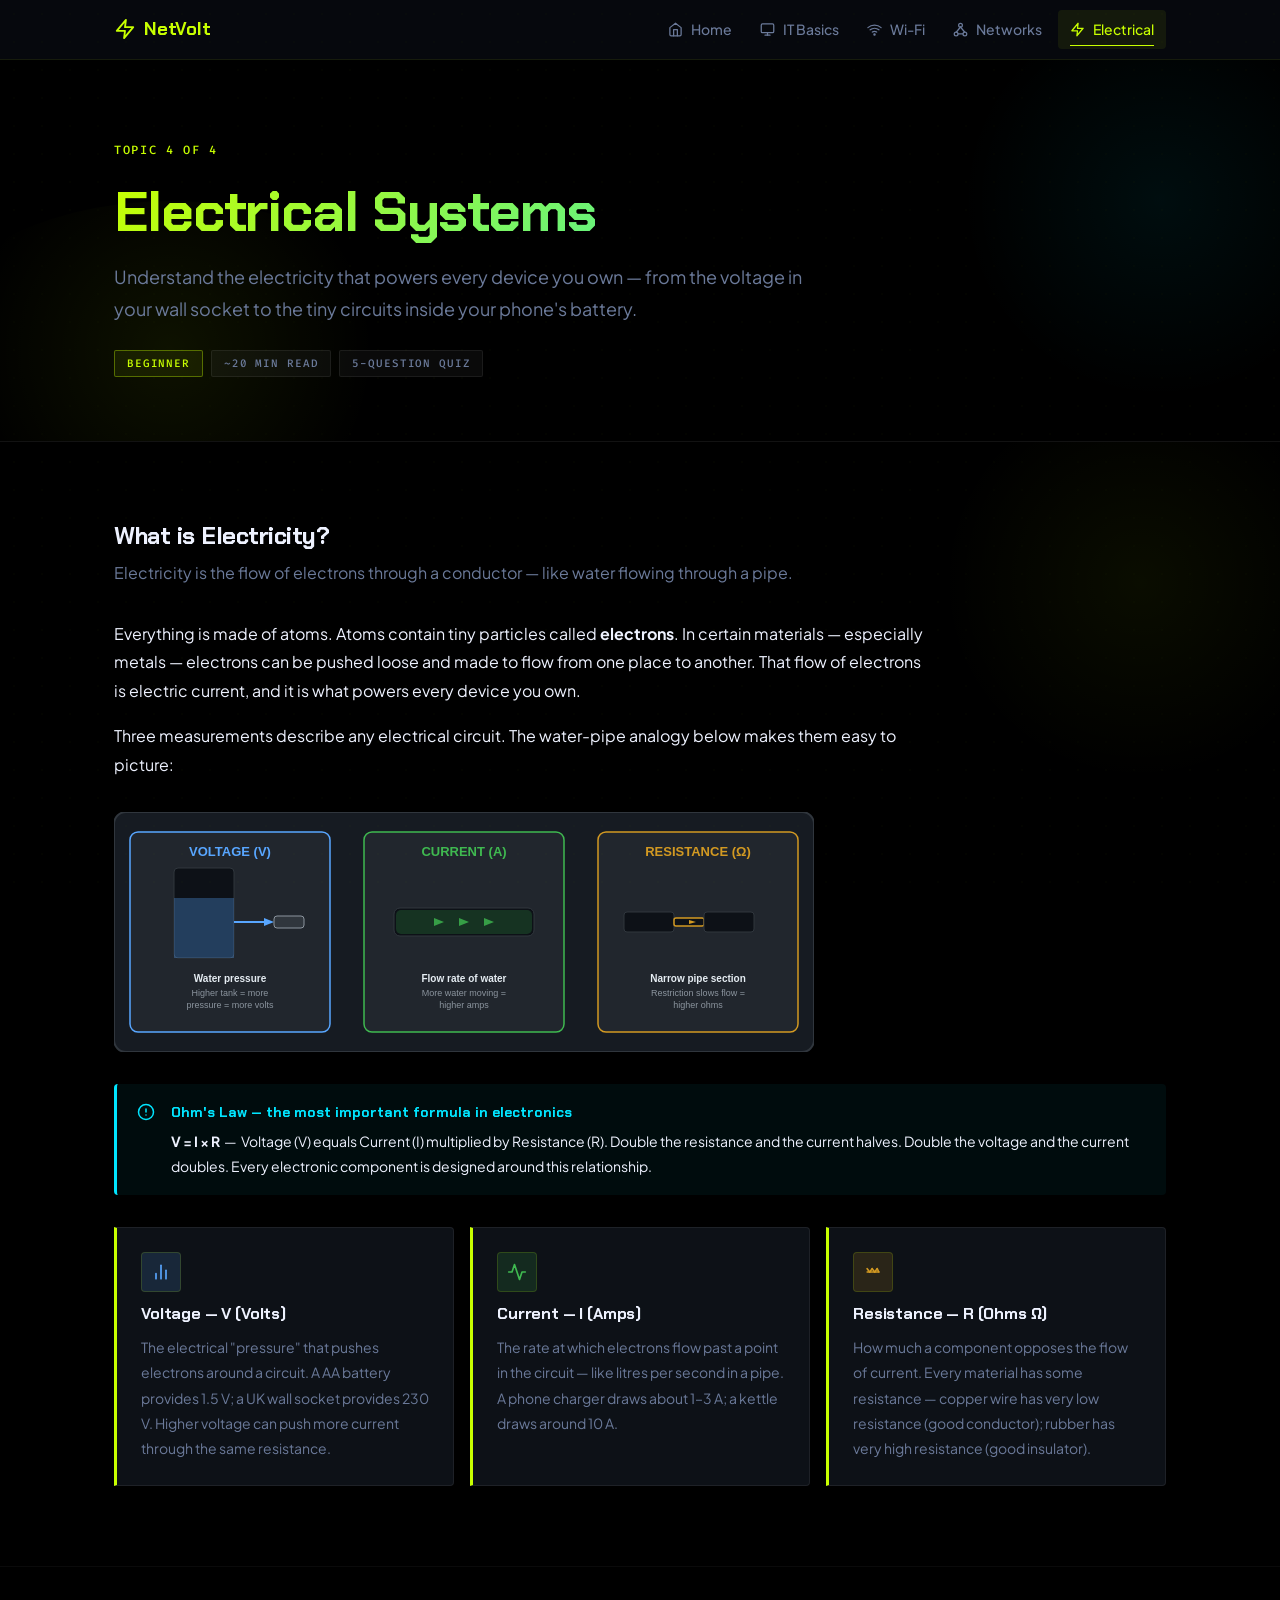
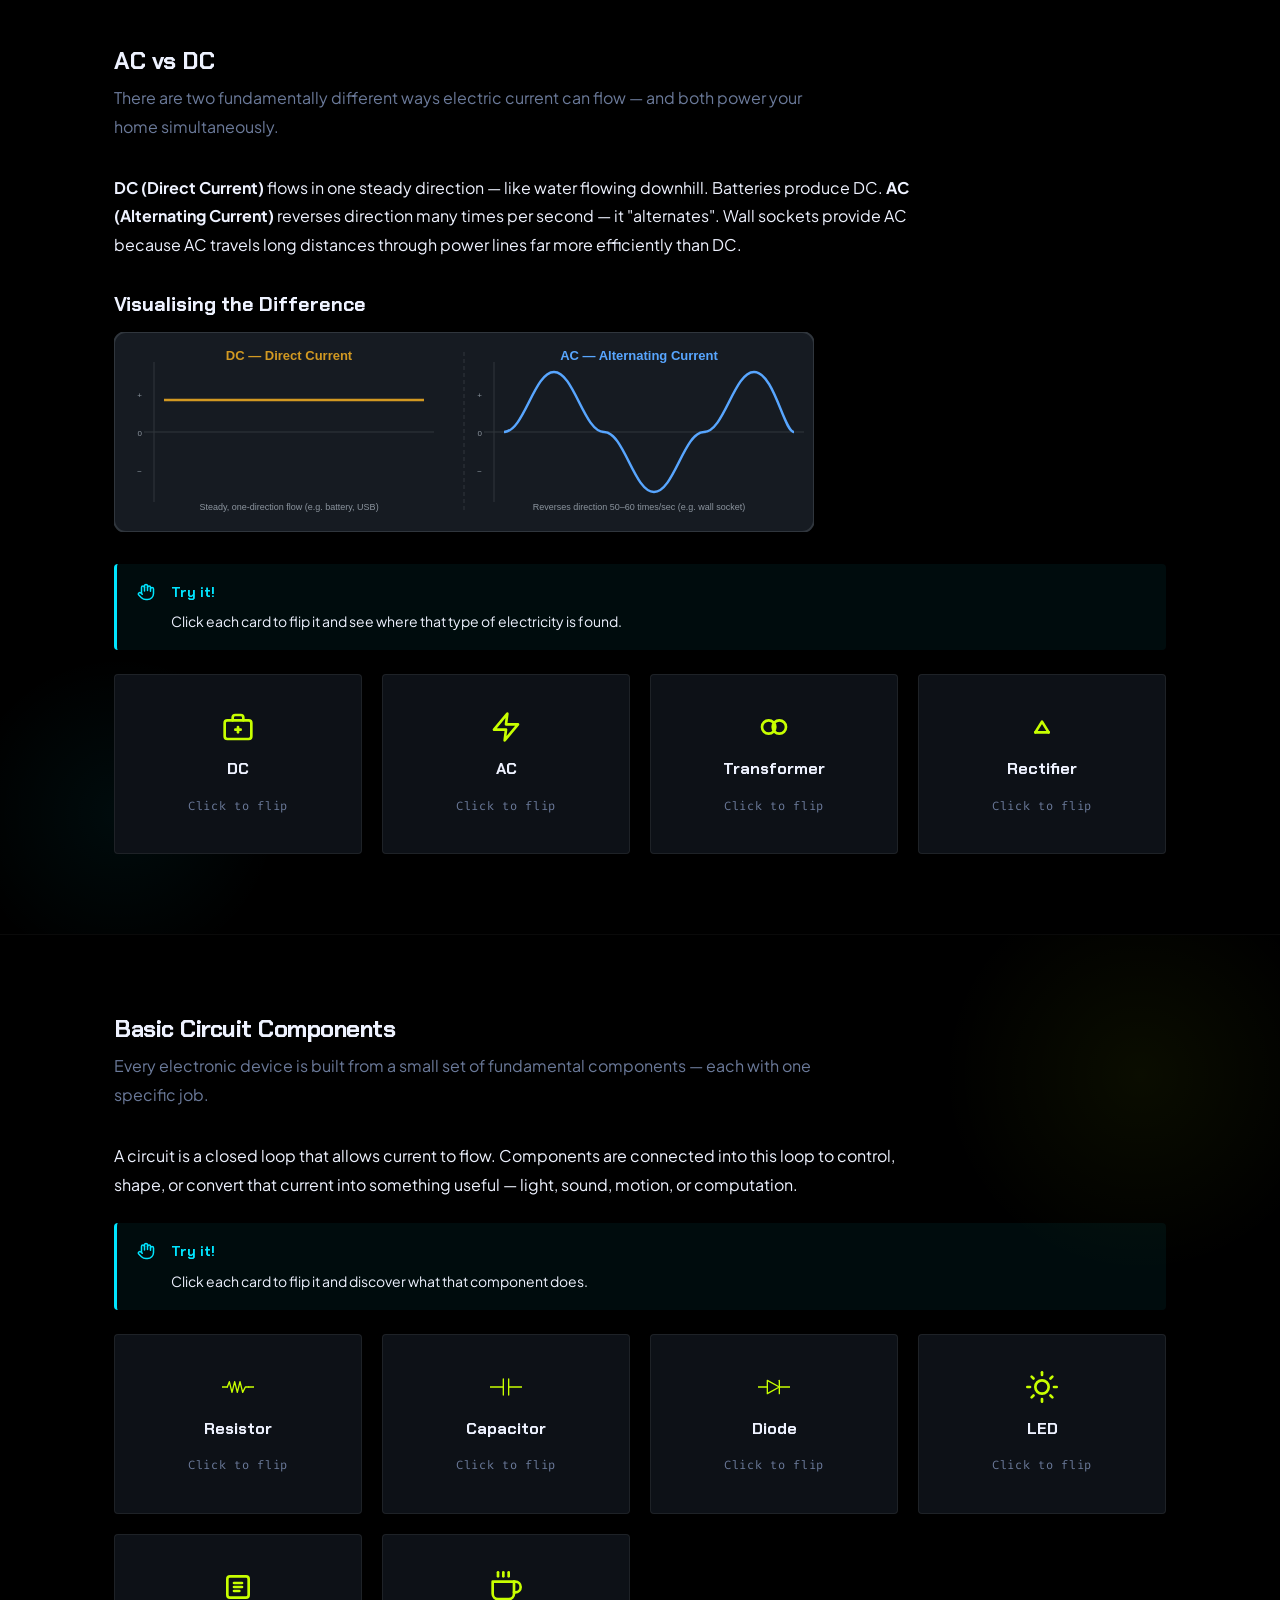
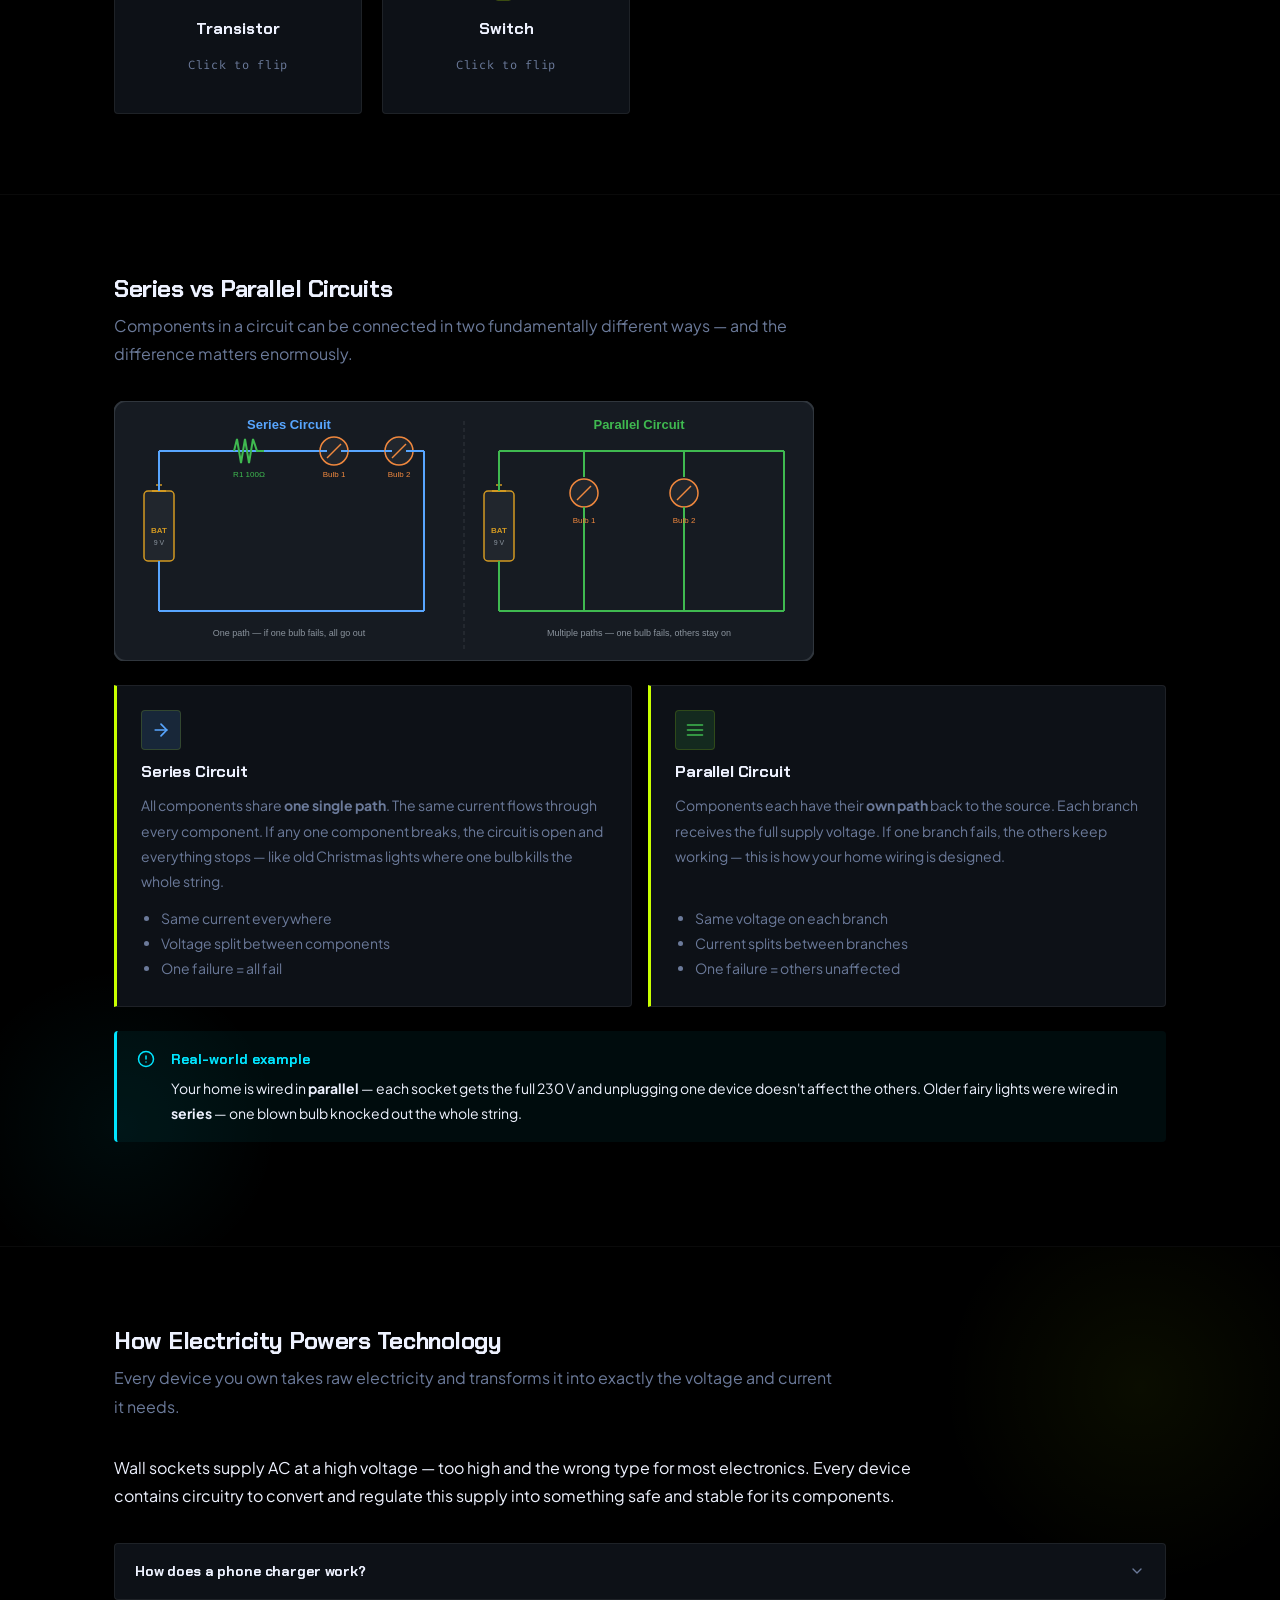
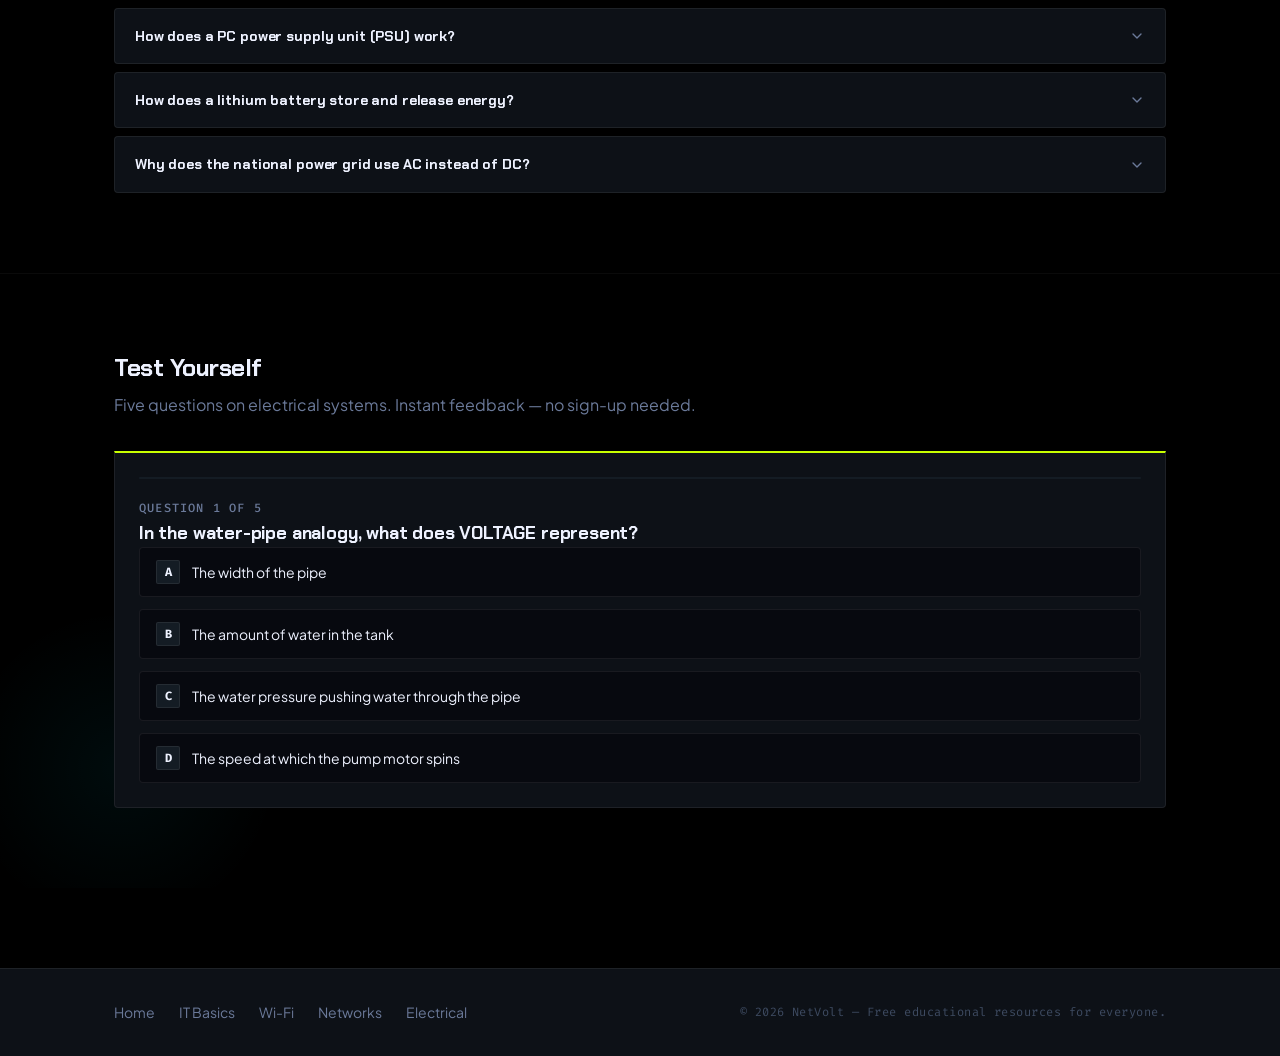
<file: pages/electrical-systems.html>
<!DOCTYPE html>
<html lang="en">
<head>
  <meta charset="UTF-8" />
  <meta name="viewport" content="width=device-width, initial-scale=1.0" />
  <meta name="description"
        content="Electrical Systems — learn about voltage, current, resistance, AC vs DC, basic circuit components, and how electricity powers your devices. Beginner-friendly with interactive activities." />

  <title>Electrical Systems — NetVolt</title>

  <link rel="stylesheet" href="../css/global.css" />
  <link rel="stylesheet" href="../css/layout.css" />
  <link rel="stylesheet" href="../css/components.css" />
  <style>
    body { background-color: #000 !important; background-image: none !important; }
  </style>
</head>

<body>

  <a href="#main-content" class="skip-link">Skip to main content</a>

  <!-- =========================================================
       NAVIGATION
       ========================================================= -->
  <nav class="site-nav" aria-label="Main navigation">
    <div class="container">

      <a href="../index.html" class="nav-logo" aria-label="NetVolt home">
        <svg aria-hidden="true" xmlns="http://www.w3.org/2000/svg"
             viewBox="0 0 24 24" fill="none"
             stroke="currentColor" stroke-width="2"
             stroke-linecap="round" stroke-linejoin="round">
          <polygon points="13 2 3 14 12 14 11 22 21 10 12 10 13 2"/>
        </svg>
        NetVolt
      </a>

      <ul class="nav-links" role="list">
        <li>
          <a href="../index.html">
            <svg aria-hidden="true" xmlns="http://www.w3.org/2000/svg"
                 viewBox="0 0 24 24" fill="none"
                 stroke="currentColor" stroke-width="2"
                 stroke-linecap="round" stroke-linejoin="round">
              <path d="M3 9l9-7 9 7v11a2 2 0 0 1-2 2H5a2 2 0 0 1-2-2z"/>
              <polyline points="9 22 9 12 15 12 15 22"/>
            </svg>
            Home
          </a>
        </li>
        <li>
          <a href="it-basics.html">
            <svg aria-hidden="true" xmlns="http://www.w3.org/2000/svg"
                 viewBox="0 0 24 24" fill="none"
                 stroke="currentColor" stroke-width="2"
                 stroke-linecap="round" stroke-linejoin="round">
              <rect x="2" y="3" width="20" height="14" rx="2"/>
              <line x1="8" y1="21" x2="16" y2="21"/>
              <line x1="12" y1="17" x2="12" y2="21"/>
            </svg>
            IT Basics
          </a>
        </li>
        <li>
          <a href="wifi-networking.html">
            <svg aria-hidden="true" xmlns="http://www.w3.org/2000/svg"
                 viewBox="0 0 24 24" fill="none"
                 stroke="currentColor" stroke-width="2"
                 stroke-linecap="round" stroke-linejoin="round">
              <path d="M5 12.55a11 11 0 0 1 14.08 0"/>
              <path d="M1.42 9a16 16 0 0 1 21.16 0"/>
              <path d="M8.53 16.11a6 6 0 0 1 6.95 0"/>
              <circle cx="12" cy="20" r="1" fill="currentColor"/>
            </svg>
            Wi-Fi
          </a>
        </li>
        <li>
          <a href="computer-networks.html">
            <svg aria-hidden="true" xmlns="http://www.w3.org/2000/svg"
                 viewBox="0 0 24 24" fill="none"
                 stroke="currentColor" stroke-width="2"
                 stroke-linecap="round" stroke-linejoin="round">
              <circle cx="12" cy="5" r="3"/>
              <circle cx="5" cy="19" r="3"/>
              <circle cx="19" cy="19" r="3"/>
              <line x1="12" y1="8" x2="5.5" y2="16"/>
              <line x1="12" y1="8" x2="18.5" y2="16"/>
              <line x1="8" y1="19" x2="16" y2="19"/>
            </svg>
            Networks
          </a>
        </li>
        <li>
          <a href="electrical-systems.html" class="active">
            <svg aria-hidden="true" xmlns="http://www.w3.org/2000/svg"
                 viewBox="0 0 24 24" fill="none"
                 stroke="currentColor" stroke-width="2"
                 stroke-linecap="round" stroke-linejoin="round">
              <polygon points="13 2 3 14 12 14 11 22 21 10 12 10 13 2"/>
            </svg>
            Electrical
          </a>
        </li>
      </ul>

      <button class="nav-hamburger"
              id="nav-hamburger"
              aria-controls="nav-mobile-menu"
              aria-expanded="false"
              aria-label="Open navigation menu">
        <span></span>
        <span></span>
        <span></span>
      </button>

    </div>
  </nav>

  <!-- Mobile dropdown -->
  <div class="nav-mobile-menu" id="nav-mobile-menu" role="dialog"
       aria-modal="true" aria-label="Navigation menu">
    <a href="../index.html">
      <svg aria-hidden="true" xmlns="http://www.w3.org/2000/svg"
           viewBox="0 0 24 24" fill="none"
           stroke="currentColor" stroke-width="2"
           stroke-linecap="round" stroke-linejoin="round">
        <path d="M3 9l9-7 9 7v11a2 2 0 0 1-2 2H5a2 2 0 0 1-2-2z"/>
        <polyline points="9 22 9 12 15 12 15 22"/>
      </svg>
      Home
    </a>
    <a href="it-basics.html">
      <svg aria-hidden="true" xmlns="http://www.w3.org/2000/svg"
           viewBox="0 0 24 24" fill="none"
           stroke="currentColor" stroke-width="2"
           stroke-linecap="round" stroke-linejoin="round">
        <rect x="2" y="3" width="20" height="14" rx="2"/>
        <line x1="8" y1="21" x2="16" y2="21"/>
        <line x1="12" y1="17" x2="12" y2="21"/>
      </svg>
      IT Basics
    </a>
    <a href="wifi-networking.html">
      <svg aria-hidden="true" xmlns="http://www.w3.org/2000/svg"
           viewBox="0 0 24 24" fill="none"
           stroke="currentColor" stroke-width="2"
           stroke-linecap="round" stroke-linejoin="round">
        <path d="M5 12.55a11 11 0 0 1 14.08 0"/>
        <path d="M1.42 9a16 16 0 0 1 21.16 0"/>
        <path d="M8.53 16.11a6 6 0 0 1 6.95 0"/>
        <circle cx="12" cy="20" r="1" fill="currentColor"/>
      </svg>
      Wi-Fi &amp; Wireless
    </a>
    <a href="computer-networks.html">
      <svg aria-hidden="true" xmlns="http://www.w3.org/2000/svg"
           viewBox="0 0 24 24" fill="none"
           stroke="currentColor" stroke-width="2"
           stroke-linecap="round" stroke-linejoin="round">
        <circle cx="12" cy="5" r="3"/>
        <circle cx="5" cy="19" r="3"/>
        <circle cx="19" cy="19" r="3"/>
        <line x1="12" y1="8" x2="5.5" y2="16"/>
        <line x1="12" y1="8" x2="18.5" y2="16"/>
        <line x1="8" y1="19" x2="16" y2="19"/>
      </svg>
      Computer Networks
    </a>
    <a href="electrical-systems.html">
      <svg aria-hidden="true" xmlns="http://www.w3.org/2000/svg"
           viewBox="0 0 24 24" fill="none"
           stroke="currentColor" stroke-width="2"
           stroke-linecap="round" stroke-linejoin="round">
        <polygon points="13 2 3 14 12 14 11 22 21 10 12 10 13 2"/>
      </svg>
      Electrical Systems
    </a>
  </div>

  <!-- =========================================================
       MAIN CONTENT
       ========================================================= -->
  <main class="site-main" id="main-content">

    <!-- PAGE HERO -->
    <section class="page-hero" aria-labelledby="hero-title">
      <div class="container">
        <p class="page-hero__eyebrow">Topic 4 of 4</p>
        <h1 class="page-hero__title" id="hero-title">Electrical Systems</h1>
        <p class="page-hero__subtitle">
          Understand the electricity that powers every device you own — from
          the voltage in your wall socket to the tiny circuits inside your
          phone's battery.
        </p>
        <div class="page-hero__tags">
          <span class="badge badge-accent">Beginner</span>
          <span class="badge badge-neutral">~20 min read</span>
          <span class="badge badge-neutral">5-Question Quiz</span>
        </div>
      </div>
    </section>

    <!-- =========================================================
         SECTION 1 — WHAT IS ELECTRICITY?
         ========================================================= -->
    <section class="content-section" aria-labelledby="sec1-title">
      <div class="container">

        <h2 class="section-title" id="sec1-title">What is Electricity?</h2>
        <p class="section-subtitle">
          Electricity is the flow of electrons through a conductor — like water
          flowing through a pipe.
        </p>

        <p>
          Everything is made of atoms. Atoms contain tiny particles called
          <strong>electrons</strong>. In certain materials — especially metals
          — electrons can be pushed loose and made to flow from one place to
          another. That flow of electrons is electric current, and it is what
          powers every device you own.
        </p>

        <p style="margin-top: var(--space-4);">
          Three measurements describe any electrical circuit. The water-pipe
          analogy below makes them easy to picture:
        </p>

        <!-- Water pipe analogy SVG -->
        <div style="overflow-x: auto; margin: var(--space-8) 0;">
          <svg viewBox="0 0 700 240" role="img"
               aria-label="Water pipe analogy: voltage is water pressure, current is flow rate, resistance is pipe narrowness"
               style="width:100%; max-width:700px; display:block;">

            <rect x="0" y="0" width="700" height="240" rx="12"
                  fill="#161b22" stroke="#30363d" stroke-width="2"/>

            <!-- VOLTAGE panel -->
            <rect x="16" y="20" width="200" height="200" rx="8"
                  fill="#21262d" stroke="#58a6ff" stroke-width="1.5"/>
            <text x="116" y="44" text-anchor="middle" fill="#58a6ff"
                  font-size="13" font-family="Inter,sans-serif" font-weight="700">VOLTAGE (V)</text>
            <!-- Water tank high vs low -->
            <rect x="60" y="56" width="60" height="90" rx="4"
                  fill="#0d1117" stroke="#30363d" stroke-width="1"/>
            <rect x="60" y="86" width="60" height="60" rx="0"
                  fill="rgba(88,166,255,0.3)"/>
            <!-- pressure arrows -->
            <line x1="120" y1="110" x2="150" y2="110"
                  stroke="#58a6ff" stroke-width="2"/>
            <polygon points="150,106 160,110 150,114" fill="#58a6ff"/>
            <!-- pipe -->
            <rect x="160" y="104" width="30" height="12" rx="3"
                  fill="#30363d" stroke="#8b949e" stroke-width="1"/>
            <text x="116" y="170" text-anchor="middle" fill="#e6edf3"
                  font-size="10" font-family="Inter,sans-serif" font-weight="600">Water pressure</text>
            <text x="116" y="184" text-anchor="middle" fill="#8b949e"
                  font-size="9" font-family="Inter,sans-serif">Higher tank = more</text>
            <text x="116" y="196" text-anchor="middle" fill="#8b949e"
                  font-size="9" font-family="Inter,sans-serif">pressure = more volts</text>

            <!-- CURRENT panel -->
            <rect x="250" y="20" width="200" height="200" rx="8"
                  fill="#21262d" stroke="#3fb950" stroke-width="1.5"/>
            <text x="350" y="44" text-anchor="middle" fill="#3fb950"
                  font-size="13" font-family="Inter,sans-serif" font-weight="700">CURRENT (A)</text>
            <!-- Wide pipe with flow -->
            <rect x="280" y="96" width="140" height="28" rx="6"
                  fill="#0d1117" stroke="#30363d" stroke-width="1"/>
            <rect x="282" y="98" width="136" height="24" rx="5"
                  fill="rgba(63,185,80,0.2)"/>
            <!-- flow arrows inside pipe -->
            <polygon points="320,106 330,110 320,114" fill="#3fb950" opacity="0.8"/>
            <polygon points="345,106 355,110 345,114" fill="#3fb950" opacity="0.8"/>
            <polygon points="370,106 380,110 370,114" fill="#3fb950" opacity="0.8"/>
            <text x="350" y="170" text-anchor="middle" fill="#e6edf3"
                  font-size="10" font-family="Inter,sans-serif" font-weight="600">Flow rate of water</text>
            <text x="350" y="184" text-anchor="middle" fill="#8b949e"
                  font-size="9" font-family="Inter,sans-serif">More water moving =</text>
            <text x="350" y="196" text-anchor="middle" fill="#8b949e"
                  font-size="9" font-family="Inter,sans-serif">higher amps</text>

            <!-- RESISTANCE panel -->
            <rect x="484" y="20" width="200" height="200" rx="8"
                  fill="#21262d" stroke="#d29922" stroke-width="1.5"/>
            <text x="584" y="44" text-anchor="middle" fill="#d29922"
                  font-size="13" font-family="Inter,sans-serif" font-weight="700">RESISTANCE (Ω)</text>
            <!-- Wide pipe → narrow section -->
            <rect x="510" y="100" width="50" height="20" rx="3"
                  fill="#0d1117" stroke="#30363d" stroke-width="1"/>
            <!-- narrow constriction -->
            <rect x="560" y="106" width="30" height="8" rx="2"
                  fill="#0d1117" stroke="#d29922" stroke-width="1.5"/>
            <rect x="590" y="100" width="50" height="20" rx="3"
                  fill="#0d1117" stroke="#30363d" stroke-width="1"/>
            <!-- flow slow arrow -->
            <polygon points="575,108 582,110 575,112" fill="#d29922"/>
            <text x="584" y="170" text-anchor="middle" fill="#e6edf3"
                  font-size="10" font-family="Inter,sans-serif" font-weight="600">Narrow pipe section</text>
            <text x="584" y="184" text-anchor="middle" fill="#8b949e"
                  font-size="9" font-family="Inter,sans-serif">Restriction slows flow =</text>
            <text x="584" y="196" text-anchor="middle" fill="#8b949e"
                  font-size="9" font-family="Inter,sans-serif">higher ohms</text>

          </svg>
        </div>

        <!-- Ohm's Law callout -->
        <div class="callout callout-tip" role="note">
          <svg aria-hidden="true" xmlns="http://www.w3.org/2000/svg"
               viewBox="0 0 24 24" fill="none"
               stroke="currentColor" stroke-width="2"
               stroke-linecap="round" stroke-linejoin="round">
            <circle cx="12" cy="12" r="10"/>
            <line x1="12" y1="8" x2="12" y2="12"/>
            <line x1="12" y1="16" x2="12.01" y2="16"/>
          </svg>
          <div class="callout__content">
            <p class="callout__title">Ohm's Law — the most important formula in electronics</p>
            <p class="callout__body">
              <strong>V = I × R</strong> &nbsp;—&nbsp;
              Voltage (V) equals Current (I) multiplied by Resistance (R).
              Double the resistance and the current halves. Double the voltage
              and the current doubles. Every electronic component is designed
              around this relationship.
            </p>
          </div>
        </div>

        <!-- Three measurement cards -->
        <div class="card-grid" style="margin-top: var(--space-8);">

          <div class="card">
            <div class="card__icon" style="color:#58a6ff; background-color:rgba(88,166,255,0.15);">
              <svg aria-hidden="true" xmlns="http://www.w3.org/2000/svg"
                   viewBox="0 0 24 24" fill="none" stroke="currentColor"
                   stroke-width="2" stroke-linecap="round" stroke-linejoin="round">
                <path d="M18 20V10"/>
                <path d="M12 20V4"/>
                <path d="M6 20v-6"/>
              </svg>
            </div>
            <h3 class="card__title">Voltage — V (Volts)</h3>
            <p class="card__body">
              The electrical "pressure" that pushes electrons around a circuit.
              A AA battery provides 1.5 V; a UK wall socket provides 230 V.
              Higher voltage can push more current through the same resistance.
            </p>
          </div>

          <div class="card">
            <div class="card__icon" style="color:#3fb950; background-color:rgba(63,185,80,0.15);">
              <svg aria-hidden="true" xmlns="http://www.w3.org/2000/svg"
                   viewBox="0 0 24 24" fill="none" stroke="currentColor"
                   stroke-width="2" stroke-linecap="round" stroke-linejoin="round">
                <polyline points="22 12 18 12 15 21 9 3 6 12 2 12"/>
              </svg>
            </div>
            <h3 class="card__title">Current — I (Amps)</h3>
            <p class="card__body">
              The rate at which electrons flow past a point in the circuit —
              like litres per second in a pipe. A phone charger draws about
              1–3 A; a kettle draws around 10 A.
            </p>
          </div>

          <div class="card">
            <div class="card__icon" style="color:#d29922; background-color:rgba(210,153,34,0.15);">
              <svg aria-hidden="true" xmlns="http://www.w3.org/2000/svg"
                   viewBox="0 0 24 24" fill="none" stroke="currentColor"
                   stroke-width="2" stroke-linecap="round" stroke-linejoin="round">
                <line x1="5" y1="12" x2="19" y2="12"/>
                <line x1="5" y1="8" x2="8" y2="12"/>
                <line x1="8" y1="12" x2="11" y2="8"/>
                <line x1="11" y1="8" x2="14" y2="12"/>
                <line x1="14" y1="12" x2="17" y2="8"/>
                <line x1="17" y1="8" x2="19" y2="12"/>
              </svg>
            </div>
            <h3 class="card__title">Resistance — R (Ohms Ω)</h3>
            <p class="card__body">
              How much a component opposes the flow of current. Every material
              has some resistance — copper wire has very low resistance (good
              conductor); rubber has very high resistance (good insulator).
            </p>
          </div>

        </div>

      </div>
    </section>

    <!-- =========================================================
         SECTION 2 — AC vs DC
         ========================================================= -->
    <section class="content-section" aria-labelledby="sec2-title">
      <div class="container">

        <h2 class="section-title" id="sec2-title">AC vs DC</h2>
        <p class="section-subtitle">
          There are two fundamentally different ways electric current can flow —
          and both power your home simultaneously.
        </p>

        <p>
          <strong>DC (Direct Current)</strong> flows in one steady direction —
          like water flowing downhill. Batteries produce DC.
          <strong>AC (Alternating Current)</strong> reverses direction many
          times per second — it "alternates". Wall sockets provide AC because
          AC travels long distances through power lines far more efficiently
          than DC.
        </p>

        <!-- Waveform comparison SVG -->
        <h3 style="margin: var(--space-8) 0 var(--space-4);">Visualising the Difference</h3>
        <div style="overflow-x: auto; margin-bottom: var(--space-8);">
          <svg viewBox="0 0 700 200" role="img"
               aria-label="Waveform comparison: DC is a flat horizontal line; AC is a smooth sine wave oscillating above and below zero"
               style="width:100%; max-width:700px; display:block;">

            <rect x="0" y="0" width="700" height="200" rx="12"
                  fill="#161b22" stroke="#30363d" stroke-width="2"/>

            <!-- DC panel -->
            <text x="175" y="28" text-anchor="middle" fill="#d29922"
                  font-size="13" font-family="Inter,sans-serif" font-weight="700">DC — Direct Current</text>

            <!-- DC axes -->
            <line x1="30" y1="100" x2="320" y2="100"
                  stroke="#30363d" stroke-width="1"/>
            <line x1="40" y1="30" x2="40" y2="170"
                  stroke="#30363d" stroke-width="1"/>
            <text x="28" y="104" text-anchor="end" fill="#8b949e"
                  font-size="8" font-family="Inter,sans-serif">0</text>
            <text x="28" y="66" text-anchor="end" fill="#8b949e"
                  font-size="8" font-family="Inter,sans-serif">+</text>
            <text x="28" y="142" text-anchor="end" fill="#8b949e"
                  font-size="8" font-family="Inter,sans-serif">−</text>

            <!-- DC line — flat positive -->
            <line x1="50" y1="68" x2="310" y2="68"
                  stroke="#d29922" stroke-width="2.5"/>
            <text x="175" y="178" text-anchor="middle" fill="#8b949e"
                  font-size="9" font-family="Inter,sans-serif">Steady, one-direction flow (e.g. battery, USB)</text>

            <!-- Divider -->
            <line x1="350" y1="20" x2="350" y2="180"
                  stroke="#30363d" stroke-width="1" stroke-dasharray="4,3"/>

            <!-- AC panel -->
            <text x="525" y="28" text-anchor="middle" fill="#58a6ff"
                  font-size="13" font-family="Inter,sans-serif" font-weight="700">AC — Alternating Current</text>

            <!-- AC axes -->
            <line x1="370" y1="100" x2="690" y2="100"
                  stroke="#30363d" stroke-width="1"/>
            <line x1="380" y1="30" x2="380" y2="170"
                  stroke="#30363d" stroke-width="1"/>
            <text x="368" y="104" text-anchor="end" fill="#8b949e"
                  font-size="8" font-family="Inter,sans-serif">0</text>
            <text x="368" y="66" text-anchor="end" fill="#8b949e"
                  font-size="8" font-family="Inter,sans-serif">+</text>
            <text x="368" y="142" text-anchor="end" fill="#8b949e"
                  font-size="8" font-family="Inter,sans-serif">−</text>

            <!-- AC sine wave — one full cycle drawn with a path -->
            <path d="M390 100
                     C410 100 420 40 440 40
                     C460 40 470 100 490 100
                     C510 100 520 160 540 160
                     C560 160 570 100 590 100
                     C610 100 620 40 640 40
                     C660 40 670 100 680 100"
                  fill="none" stroke="#58a6ff" stroke-width="2.5"/>

            <text x="525" y="178" text-anchor="middle" fill="#8b949e"
                  font-size="9" font-family="Inter,sans-serif">Reverses direction 50–60 times/sec (e.g. wall socket)</text>

          </svg>
        </div>

        <!-- AC vs DC flip cards -->
        <div class="callout callout-tip" role="note">
          <svg aria-hidden="true" xmlns="http://www.w3.org/2000/svg"
               viewBox="0 0 24 24" fill="none"
               stroke="currentColor" stroke-width="2"
               stroke-linecap="round" stroke-linejoin="round">
            <path d="M18 11V6a2 2 0 0 0-2-2 2 2 0 0 0-2 2"/>
            <path d="M14 10V4a2 2 0 0 0-2-2 2 2 0 0 0-2 2v2"/>
            <path d="M10 10.5V6a2 2 0 0 0-2-2 2 2 0 0 0-2 2v8"/>
            <path d="M18 8a2 2 0 1 1 4 0v6a8 8 0 0 1-8 8h-2c-2.8 0-4.5-.86-5.99-2.34l-3.6-3.6a2 2 0 0 1 2.83-2.82L7 15"/>
          </svg>
          <div class="callout__content">
            <p class="callout__title">Try it!</p>
            <p class="callout__body">Click each card to flip it and see where that type of electricity is found.</p>
          </div>
        </div>

        <div class="flip-grid" role="list" style="margin-top: var(--space-6);">

          <div class="flip-card" role="listitem" tabindex="0"
               aria-label="DC — click to flip and learn more">
            <div class="flip-card__inner">
              <div class="flip-card__front">
                <svg aria-hidden="true" xmlns="http://www.w3.org/2000/svg"
                     viewBox="0 0 24 24" fill="none" stroke="currentColor"
                     stroke-width="2" stroke-linecap="round" stroke-linejoin="round">
                  <rect x="2" y="7" width="20" height="14" rx="2"/>
                  <path d="M16 7V5a2 2 0 0 0-2-2h-4a2 2 0 0 0-2 2v2"/>
                  <line x1="12" y1="12" x2="12" y2="16"/>
                  <line x1="10" y1="14" x2="14" y2="14"/>
                </svg>
                <p class="flip-card__front-title">DC</p>
                <p class="flip-card__hint">Click to flip</p>
              </div>
              <div class="flip-card__back">
                <p class="flip-card__back-text">
                  <strong>Used in:</strong> batteries, phone chargers, laptops,
                  solar panels, USB devices, and electric cars. All electronics
                  inside your devices run on DC — chargers convert AC from
                  the wall into DC.
                </p>
              </div>
            </div>
          </div>

          <div class="flip-card" role="listitem" tabindex="0"
               aria-label="AC — click to flip and learn more">
            <div class="flip-card__inner">
              <div class="flip-card__front">
                <svg aria-hidden="true" xmlns="http://www.w3.org/2000/svg"
                     viewBox="0 0 24 24" fill="none" stroke="currentColor"
                     stroke-width="2" stroke-linecap="round" stroke-linejoin="round">
                  <polygon points="13 2 3 14 12 14 11 22 21 10 12 10 13 2"/>
                </svg>
                <p class="flip-card__front-title">AC</p>
                <p class="flip-card__hint">Click to flip</p>
              </div>
              <div class="flip-card__back">
                <p class="flip-card__back-text">
                  <strong>Used in:</strong> wall sockets, the national power
                  grid, electric ovens, kettles, washing machines, and air
                  conditioners. AC is used for the grid because it can be
                  stepped up to high voltages for efficient long-distance
                  transmission, then stepped back down at your home.
                </p>
              </div>
            </div>
          </div>

          <div class="flip-card" role="listitem" tabindex="0"
               aria-label="Transformer — click to flip and learn more">
            <div class="flip-card__inner">
              <div class="flip-card__front">
                <svg aria-hidden="true" xmlns="http://www.w3.org/2000/svg"
                     viewBox="0 0 24 24" fill="none" stroke="currentColor"
                     stroke-width="2" stroke-linecap="round" stroke-linejoin="round">
                  <circle cx="8" cy="12" r="5"/>
                  <circle cx="16" cy="12" r="5"/>
                </svg>
                <p class="flip-card__front-title">Transformer</p>
                <p class="flip-card__hint">Click to flip</p>
              </div>
              <div class="flip-card__back">
                <p class="flip-card__back-text">
                  A device that changes AC voltage up or down. Power stations
                  use transformers to boost voltage to 400,000 V for
                  transmission, then step it back down to 230 V for your home.
                  Only works with AC — not DC.
                </p>
              </div>
            </div>
          </div>

          <div class="flip-card" role="listitem" tabindex="0"
               aria-label="Rectifier — click to flip and learn more">
            <div class="flip-card__inner">
              <div class="flip-card__front">
                <svg aria-hidden="true" xmlns="http://www.w3.org/2000/svg"
                     viewBox="0 0 24 24" fill="none" stroke="currentColor"
                     stroke-width="2" stroke-linecap="round" stroke-linejoin="round">
                  <polyline points="7 16 12 8 17 16"/>
                  <line x1="7" y1="16" x2="17" y2="16"/>
                </svg>
                <p class="flip-card__front-title">Rectifier</p>
                <p class="flip-card__hint">Click to flip</p>
              </div>
              <div class="flip-card__back">
                <p class="flip-card__back-text">
                  Converts AC into DC using diodes. The brick-shaped charger
                  for your laptop contains a rectifier — it takes AC from the
                  wall and converts it into the DC your laptop needs.
                </p>
              </div>
            </div>
          </div>

        </div>

      </div>
    </section>

    <!-- =========================================================
         SECTION 3 — BASIC CIRCUIT COMPONENTS
         ========================================================= -->
    <section class="content-section" aria-labelledby="sec3-title">
      <div class="container">

        <h2 class="section-title" id="sec3-title">Basic Circuit Components</h2>
        <p class="section-subtitle">
          Every electronic device is built from a small set of fundamental
          components — each with one specific job.
        </p>

        <p>
          A circuit is a closed loop that allows current to flow. Components
          are connected into this loop to control, shape, or convert that
          current into something useful — light, sound, motion, or computation.
        </p>

        <div class="callout callout-tip" role="note">
          <svg aria-hidden="true" xmlns="http://www.w3.org/2000/svg"
               viewBox="0 0 24 24" fill="none"
               stroke="currentColor" stroke-width="2"
               stroke-linecap="round" stroke-linejoin="round">
            <path d="M18 11V6a2 2 0 0 0-2-2 2 2 0 0 0-2 2"/>
            <path d="M14 10V4a2 2 0 0 0-2-2 2 2 0 0 0-2 2v2"/>
            <path d="M10 10.5V6a2 2 0 0 0-2-2 2 2 0 0 0-2 2v8"/>
            <path d="M18 8a2 2 0 1 1 4 0v6a8 8 0 0 1-8 8h-2c-2.8 0-4.5-.86-5.99-2.34l-3.6-3.6a2 2 0 0 1 2.83-2.82L7 15"/>
          </svg>
          <div class="callout__content">
            <p class="callout__title">Try it!</p>
            <p class="callout__body">Click each card to flip it and discover what that component does.</p>
          </div>
        </div>

        <div class="flip-grid" role="list" style="margin-top: var(--space-6);">

          <!-- Resistor -->
          <div class="flip-card" role="listitem" tabindex="0"
               aria-label="Resistor — click to flip and learn more">
            <div class="flip-card__inner">
              <div class="flip-card__front">
                <!-- Resistor symbol: zigzag -->
                <svg aria-hidden="true" viewBox="0 0 48 24" fill="none"
                     stroke="currentColor" stroke-width="2"
                     stroke-linecap="round" stroke-linejoin="round">
                  <line x1="0" y1="12" x2="8" y2="12"/>
                  <polyline points="8,12 11,4 15,20 19,4 23,20 27,4 31,20 35,12 40,12"/>
                  <line x1="40" y1="12" x2="48" y2="12"/>
                </svg>
                <p class="flip-card__front-title">Resistor</p>
                <p class="flip-card__hint">Click to flip</p>
              </div>
              <div class="flip-card__back">
                <p class="flip-card__back-text">
                  Limits current flow. Used to protect other components from
                  too much current — for example, a resistor in series with an
                  LED stops it from burning out. Measured in ohms (Ω).
                </p>
              </div>
            </div>
          </div>

          <!-- Capacitor -->
          <div class="flip-card" role="listitem" tabindex="0"
               aria-label="Capacitor — click to flip and learn more">
            <div class="flip-card__inner">
              <div class="flip-card__front">
                <!-- Capacitor symbol: two parallel lines -->
                <svg aria-hidden="true" viewBox="0 0 48 32" fill="none"
                     stroke="currentColor" stroke-width="2"
                     stroke-linecap="round" stroke-linejoin="round">
                  <line x1="0" y1="16" x2="20" y2="16"/>
                  <line x1="20" y1="4" x2="20" y2="28"/>
                  <line x1="28" y1="4" x2="28" y2="28"/>
                  <line x1="28" y1="16" x2="48" y2="16"/>
                </svg>
                <p class="flip-card__front-title">Capacitor</p>
                <p class="flip-card__hint">Click to flip</p>
              </div>
              <div class="flip-card__back">
                <p class="flip-card__back-text">
                  Stores electrical charge and releases it quickly. Used for
                  smoothing power supply ripples, filtering noise, and as
                  short-term energy storage. Measured in farads (F).
                </p>
              </div>
            </div>
          </div>

          <!-- Diode -->
          <div class="flip-card" role="listitem" tabindex="0"
               aria-label="Diode — click to flip and learn more">
            <div class="flip-card__inner">
              <div class="flip-card__front">
                <!-- Diode symbol: triangle + bar -->
                <svg aria-hidden="true" viewBox="0 0 48 28" fill="none"
                     stroke="currentColor" stroke-width="2"
                     stroke-linecap="round" stroke-linejoin="round">
                  <line x1="0" y1="14" x2="14" y2="14"/>
                  <polygon points="14,4 14,24 32,14"/>
                  <line x1="32" y1="4" x2="32" y2="24"/>
                  <line x1="32" y1="14" x2="48" y2="14"/>
                </svg>
                <p class="flip-card__front-title">Diode</p>
                <p class="flip-card__hint">Click to flip</p>
              </div>
              <div class="flip-card__back">
                <p class="flip-card__back-text">
                  A one-way valve for electricity — allows current to flow in
                  one direction only and blocks it in reverse. Key component
                  in rectifiers (converting AC to DC) and circuit protection.
                </p>
              </div>
            </div>
          </div>

          <!-- LED -->
          <div class="flip-card" role="listitem" tabindex="0"
               aria-label="LED — click to flip and learn more">
            <div class="flip-card__inner">
              <div class="flip-card__front">
                <svg aria-hidden="true" xmlns="http://www.w3.org/2000/svg"
                     viewBox="0 0 24 24" fill="none" stroke="currentColor"
                     stroke-width="2" stroke-linecap="round" stroke-linejoin="round">
                  <circle cx="12" cy="12" r="5"/>
                  <line x1="12" y1="1" x2="12" y2="3"/>
                  <line x1="12" y1="21" x2="12" y2="23"/>
                  <line x1="4.22" y1="4.22" x2="5.64" y2="5.64"/>
                  <line x1="18.36" y1="18.36" x2="19.78" y2="19.78"/>
                  <line x1="1" y1="12" x2="3" y2="12"/>
                  <line x1="21" y1="12" x2="23" y2="12"/>
                  <line x1="4.22" y1="19.78" x2="5.64" y2="18.36"/>
                  <line x1="18.36" y1="5.64" x2="19.78" y2="4.22"/>
                </svg>
                <p class="flip-card__front-title">LED</p>
                <p class="flip-card__hint">Click to flip</p>
              </div>
              <div class="flip-card__back">
                <p class="flip-card__back-text">
                  <strong>Light Emitting Diode.</strong> A diode that produces
                  light when current flows through it. Extremely efficient —
                  uses up to 90% less energy than an incandescent bulb. Found
                  in screens, torches, traffic lights, and indicator lamps.
                </p>
              </div>
            </div>
          </div>

          <!-- Transistor -->
          <div class="flip-card" role="listitem" tabindex="0"
               aria-label="Transistor — click to flip and learn more">
            <div class="flip-card__inner">
              <div class="flip-card__front">
                <svg aria-hidden="true" xmlns="http://www.w3.org/2000/svg"
                     viewBox="0 0 24 24" fill="none" stroke="currentColor"
                     stroke-width="2" stroke-linecap="round" stroke-linejoin="round">
                  <rect x="4" y="4" width="16" height="16" rx="2"/>
                  <line x1="9" y1="9" x2="15" y2="9"/>
                  <line x1="9" y1="12" x2="15" y2="12"/>
                  <line x1="9" y1="15" x2="13" y2="15"/>
                </svg>
                <p class="flip-card__front-title">Transistor</p>
                <p class="flip-card__hint">Click to flip</p>
              </div>
              <div class="flip-card__back">
                <p class="flip-card__back-text">
                  Acts as an electronic switch or amplifier. A tiny current
                  at one pin controls a much larger current. A modern CPU
                  contains billions of transistors switching on and off to
                  process 1s and 0s.
                </p>
              </div>
            </div>
          </div>

          <!-- Switch -->
          <div class="flip-card" role="listitem" tabindex="0"
               aria-label="Switch — click to flip and learn more">
            <div class="flip-card__inner">
              <div class="flip-card__front">
                <svg aria-hidden="true" xmlns="http://www.w3.org/2000/svg"
                     viewBox="0 0 24 24" fill="none" stroke="currentColor"
                     stroke-width="2" stroke-linecap="round" stroke-linejoin="round">
                  <path d="M18 8h1a4 4 0 0 1 0 8h-1"/>
                  <path d="M2 8h16v9a4 4 0 0 1-4 4H6a4 4 0 0 1-4-4V8z"/>
                  <line x1="6" y1="1" x2="6" y2="4"/>
                  <line x1="10" y1="1" x2="10" y2="4"/>
                  <line x1="14" y1="1" x2="14" y2="4"/>
                </svg>
                <p class="flip-card__front-title">Switch</p>
                <p class="flip-card__hint">Click to flip</p>
              </div>
              <div class="flip-card__back">
                <p class="flip-card__back-text">
                  Opens or closes a circuit to stop or allow current flow.
                  A light switch is the simplest example. In electronics,
                  transistors act as microscopic switches that can toggle
                  billions of times per second.
                </p>
              </div>
            </div>
          </div>

        </div>

      </div>
    </section>

    <!-- =========================================================
         SECTION 4 — SERIES vs PARALLEL CIRCUITS
         ========================================================= -->
    <section class="content-section" aria-labelledby="sec4-title">
      <div class="container">

        <h2 class="section-title" id="sec4-title">Series vs Parallel Circuits</h2>
        <p class="section-subtitle">
          Components in a circuit can be connected in two fundamentally
          different ways — and the difference matters enormously.
        </p>

        <!-- Circuit diagrams SVG -->
        <div style="overflow-x: auto; margin: var(--space-6) 0;">
          <svg viewBox="0 0 700 260" role="img"
               aria-label="Two circuit diagrams: series circuit with components in one loop, and parallel circuit with components on separate branches"
               style="width:100%; max-width:700px; display:block;">

            <rect x="0" y="0" width="700" height="260" rx="12"
                  fill="#161b22" stroke="#30363d" stroke-width="2"/>

            <!-- ===== SERIES CIRCUIT (left half) ===== -->
            <text x="175" y="28" text-anchor="middle" fill="#58a6ff"
                  font-size="13" font-family="Inter,sans-serif" font-weight="700">Series Circuit</text>

            <!-- Battery -->
            <rect x="30" y="90" width="30" height="70" rx="4"
                  fill="#21262d" stroke="#d29922" stroke-width="1.5"/>
            <line x1="38" y1="90" x2="52" y2="90" stroke="#d29922" stroke-width="2"/>
            <line x1="42" y1="84" x2="48" y2="84" stroke="#d29922" stroke-width="1.5"/>
            <text x="45" y="132" text-anchor="middle" fill="#d29922"
                  font-size="8" font-family="Inter,sans-serif" font-weight="600">BAT</text>
            <text x="45" y="144" text-anchor="middle" fill="#8b949e"
                  font-size="7" font-family="Inter,sans-serif">9 V</text>

            <!-- Wires: top rail -->
            <line x1="45" y1="90" x2="45" y2="50" stroke="#58a6ff" stroke-width="2"/>
            <line x1="45" y1="50" x2="310" y2="50" stroke="#58a6ff" stroke-width="2"/>
            <!-- Wires: bottom rail -->
            <line x1="45" y1="160" x2="45" y2="210" stroke="#58a6ff" stroke-width="2"/>
            <line x1="45" y1="210" x2="310" y2="210" stroke="#58a6ff" stroke-width="2"/>
            <line x1="310" y1="50" x2="310" y2="210" stroke="#58a6ff" stroke-width="2"/>

            <!-- Resistor 1 (on top rail) -->
            <line x1="110" y1="50" x2="120" y2="50" stroke="#58a6ff" stroke-width="2"/>
            <polyline points="120,50 123,38 127,62 131,38 135,62 139,38 143,50 150,50"
                      fill="none" stroke="#3fb950" stroke-width="2"/>
            <line x1="150" y1="50" x2="160" y2="50" stroke="#58a6ff" stroke-width="2"/>
            <text x="135" y="76" text-anchor="middle" fill="#3fb950"
                  font-size="8" font-family="Inter,sans-serif">R1 100Ω</text>

            <!-- Bulb 1 (on top rail) -->
            <circle cx="220" cy="50" r="14" fill="#21262d" stroke="#f0883e" stroke-width="1.5"/>
            <line x1="213" y1="57" x2="227" y2="43" stroke="#f0883e" stroke-width="1.5"/>
            <line x1="206" y1="50" x2="213" y2="50" stroke="#58a6ff" stroke-width="2"/>
            <line x1="227" y1="50" x2="234" y2="50" stroke="#58a6ff" stroke-width="2"/>
            <text x="220" y="76" text-anchor="middle" fill="#f0883e"
                  font-size="8" font-family="Inter,sans-serif">Bulb 1</text>

            <!-- Bulb 2 (on top rail) -->
            <circle cx="285" cy="50" r="14" fill="#21262d" stroke="#f0883e" stroke-width="1.5"/>
            <line x1="278" y1="57" x2="292" y2="43" stroke="#f0883e" stroke-width="1.5"/>
            <line x1="271" y1="50" x2="278" y2="50" stroke="#58a6ff" stroke-width="2"/>
            <line x1="292" y1="50" x2="300" y2="50" stroke="#58a6ff" stroke-width="2"/>
            <text x="285" y="76" text-anchor="middle" fill="#f0883e"
                  font-size="8" font-family="Inter,sans-serif">Bulb 2</text>

            <text x="175" y="235" text-anchor="middle" fill="#8b949e"
                  font-size="9" font-family="Inter,sans-serif">One path — if one bulb fails, all go out</text>

            <!-- Divider -->
            <line x1="350" y1="20" x2="350" y2="248" stroke="#30363d"
                  stroke-width="1" stroke-dasharray="4,3"/>

            <!-- ===== PARALLEL CIRCUIT (right half) ===== -->
            <text x="525" y="28" text-anchor="middle" fill="#3fb950"
                  font-size="13" font-family="Inter,sans-serif" font-weight="700">Parallel Circuit</text>

            <!-- Battery -->
            <rect x="370" y="90" width="30" height="70" rx="4"
                  fill="#21262d" stroke="#d29922" stroke-width="1.5"/>
            <line x1="378" y1="90" x2="392" y2="90" stroke="#d29922" stroke-width="2"/>
            <line x1="382" y1="84" x2="388" y2="84" stroke="#d29922" stroke-width="1.5"/>
            <text x="385" y="132" text-anchor="middle" fill="#d29922"
                  font-size="8" font-family="Inter,sans-serif" font-weight="600">BAT</text>
            <text x="385" y="144" text-anchor="middle" fill="#8b949e"
                  font-size="7" font-family="Inter,sans-serif">9 V</text>

            <!-- Top rail -->
            <line x1="385" y1="90" x2="385" y2="50" stroke="#3fb950" stroke-width="2"/>
            <line x1="385" y1="50" x2="670" y2="50" stroke="#3fb950" stroke-width="2"/>
            <!-- Bottom rail -->
            <line x1="385" y1="160" x2="385" y2="210" stroke="#3fb950" stroke-width="2"/>
            <line x1="385" y1="210" x2="670" y2="210" stroke="#3fb950" stroke-width="2"/>

            <!-- Branch 1: Bulb -->
            <line x1="470" y1="50" x2="470" y2="76" stroke="#3fb950" stroke-width="2"/>
            <circle cx="470" cy="92" r="14" fill="#21262d" stroke="#f0883e" stroke-width="1.5"/>
            <line x1="463" y1="99" x2="477" y2="85" stroke="#f0883e" stroke-width="1.5"/>
            <line x1="470" y1="106" x2="470" y2="210" stroke="#3fb950" stroke-width="2"/>
            <text x="470" y="122" text-anchor="middle" fill="#f0883e"
                  font-size="8" font-family="Inter,sans-serif">Bulb 1</text>

            <!-- Branch 2: Bulb -->
            <line x1="570" y1="50" x2="570" y2="76" stroke="#3fb950" stroke-width="2"/>
            <circle cx="570" cy="92" r="14" fill="#21262d" stroke="#f0883e" stroke-width="1.5"/>
            <line x1="563" y1="99" x2="577" y2="85" stroke="#f0883e" stroke-width="1.5"/>
            <line x1="570" y1="106" x2="570" y2="210" stroke="#3fb950" stroke-width="2"/>
            <text x="570" y="122" text-anchor="middle" fill="#f0883e"
                  font-size="8" font-family="Inter,sans-serif">Bulb 2</text>

            <!-- Close circuit -->
            <line x1="670" y1="50" x2="670" y2="210" stroke="#3fb950" stroke-width="2"/>

            <text x="525" y="235" text-anchor="middle" fill="#8b949e"
                  font-size="9" font-family="Inter,sans-serif">Multiple paths — one bulb fails, others stay on</text>

          </svg>
        </div>

        <!-- Comparison cards -->
        <div class="card-grid">

          <div class="card">
            <div class="card__icon" style="color:#58a6ff; background-color:rgba(88,166,255,0.15);">
              <svg aria-hidden="true" xmlns="http://www.w3.org/2000/svg"
                   viewBox="0 0 24 24" fill="none" stroke="currentColor"
                   stroke-width="2" stroke-linecap="round" stroke-linejoin="round">
                <line x1="5" y1="12" x2="19" y2="12"/>
                <polyline points="12 5 19 12 12 19"/>
              </svg>
            </div>
            <h3 class="card__title">Series Circuit</h3>
            <p class="card__body">
              All components share <strong>one single path</strong>. The same
              current flows through every component. If any one component
              breaks, the circuit is open and everything stops — like old
              Christmas lights where one bulb kills the whole string.
            </p>
            <ul style="list-style: disc; padding-left: var(--space-5); font-size: var(--text-sm); color: var(--color-text-secondary); line-height: var(--leading-loose);">
              <li>Same current everywhere</li>
              <li>Voltage split between components</li>
              <li>One failure = all fail</li>
            </ul>
          </div>

          <div class="card">
            <div class="card__icon" style="color:#3fb950; background-color:rgba(63,185,80,0.15);">
              <svg aria-hidden="true" xmlns="http://www.w3.org/2000/svg"
                   viewBox="0 0 24 24" fill="none" stroke="currentColor"
                   stroke-width="2" stroke-linecap="round" stroke-linejoin="round">
                <line x1="3" y1="6" x2="21" y2="6"/>
                <line x1="3" y1="12" x2="21" y2="12"/>
                <line x1="3" y1="18" x2="21" y2="18"/>
              </svg>
            </div>
            <h3 class="card__title">Parallel Circuit</h3>
            <p class="card__body">
              Components each have their <strong>own path</strong> back to the
              source. Each branch receives the full supply voltage. If one
              branch fails, the others keep working — this is how your home
              wiring is designed.
            </p>
            <ul style="list-style: disc; padding-left: var(--space-5); font-size: var(--text-sm); color: var(--color-text-secondary); line-height: var(--leading-loose);">
              <li>Same voltage on each branch</li>
              <li>Current splits between branches</li>
              <li>One failure = others unaffected</li>
            </ul>
          </div>

        </div>

        <div class="callout callout-tip" role="note" style="margin-top: var(--space-6);">
          <svg aria-hidden="true" xmlns="http://www.w3.org/2000/svg"
               viewBox="0 0 24 24" fill="none"
               stroke="currentColor" stroke-width="2"
               stroke-linecap="round" stroke-linejoin="round">
            <circle cx="12" cy="12" r="10"/>
            <line x1="12" y1="8" x2="12" y2="12"/>
            <line x1="12" y1="16" x2="12.01" y2="16"/>
          </svg>
          <div class="callout__content">
            <p class="callout__title">Real-world example</p>
            <p class="callout__body">
              Your home is wired in <strong>parallel</strong> — each socket
              gets the full 230 V and unplugging one device doesn't affect the
              others. Older fairy lights were wired in <strong>series</strong>
              — one blown bulb knocked out the whole string.
            </p>
          </div>
        </div>

      </div>
    </section>

    <!-- =========================================================
         SECTION 5 — HOW ELECTRICITY POWERS TECHNOLOGY
         ========================================================= -->
    <section class="content-section" aria-labelledby="sec5-title">
      <div class="container">

        <h2 class="section-title" id="sec5-title">How Electricity Powers Technology</h2>
        <p class="section-subtitle">
          Every device you own takes raw electricity and transforms it into
          exactly the voltage and current it needs.
        </p>

        <p>
          Wall sockets supply AC at a high voltage — too high and the wrong
          type for most electronics. Every device contains circuitry to convert
          and regulate this supply into something safe and stable for its
          components.
        </p>

        <div class="accordion" style="margin-top: var(--space-8);" role="list">

          <div class="accordion-item" role="listitem">
            <button class="accordion-trigger"
                    aria-expanded="false"
                    aria-controls="acc-charger">
              <span>How does a phone charger work?</span>
              <svg aria-hidden="true" xmlns="http://www.w3.org/2000/svg"
                   viewBox="0 0 24 24" fill="none" stroke="currentColor"
                   stroke-width="2" stroke-linecap="round" stroke-linejoin="round">
                <polyline points="6 9 12 15 18 9"/>
              </svg>
            </button>
            <div class="accordion-content" id="acc-charger">
              <div class="accordion-body">
                <p style="margin-bottom: var(--space-3);">
                  Your charger brick is a miniature power supply that does four things:
                </p>
                <ol style="list-style: decimal; padding-left: var(--space-5); line-height: var(--leading-loose);">
                  <li><strong>Steps down voltage</strong> — a transformer reduces 230 V AC to a much lower level.</li>
                  <li><strong>Rectifies</strong> — diodes convert AC to DC.</li>
                  <li><strong>Filters</strong> — capacitors smooth out ripples in the DC.</li>
                  <li><strong>Regulates</strong> — a voltage regulator chip locks the output to exactly 5 V (USB-A) or up to 20 V (USB-C fast charging) so it matches your phone's requirements.</li>
                </ol>
              </div>
            </div>
          </div>

          <div class="accordion-item" role="listitem">
            <button class="accordion-trigger"
                    aria-expanded="false"
                    aria-controls="acc-psu">
              <span>How does a PC power supply unit (PSU) work?</span>
              <svg aria-hidden="true" xmlns="http://www.w3.org/2000/svg"
                   viewBox="0 0 24 24" fill="none" stroke="currentColor"
                   stroke-width="2" stroke-linecap="round" stroke-linejoin="round">
                <polyline points="6 9 12 15 18 9"/>
              </svg>
            </button>
            <div class="accordion-content" id="acc-psu">
              <div class="accordion-body">
                <p style="margin-bottom: var(--space-3);">
                  A PC power supply converts mains AC into multiple DC voltages
                  that different components need:
                </p>
                <ul style="list-style: disc; padding-left: var(--space-5); line-height: var(--leading-loose);">
                  <li><strong>12 V</strong> — powers the CPU, GPU, and case fans</li>
                  <li><strong>5 V</strong> — powers USB ports and older storage drives</li>
                  <li><strong>3.3 V</strong> — powers RAM and some motherboard circuits</li>
                </ul>
                <p style="margin-top: var(--space-3);">
                  A PSU is rated in watts — e.g. a 650 W PSU can deliver up to
                  650 W of total power across all its outputs simultaneously.
                  Choose a PSU with headroom above your system's peak consumption.
                </p>
              </div>
            </div>
          </div>

          <div class="accordion-item" role="listitem">
            <button class="accordion-trigger"
                    aria-expanded="false"
                    aria-controls="acc-battery">
              <span>How does a lithium battery store and release energy?</span>
              <svg aria-hidden="true" xmlns="http://www.w3.org/2000/svg"
                   viewBox="0 0 24 24" fill="none" stroke="currentColor"
                   stroke-width="2" stroke-linecap="round" stroke-linejoin="round">
                <polyline points="6 9 12 15 18 9"/>
              </svg>
            </button>
            <div class="accordion-content" id="acc-battery">
              <div class="accordion-body">
                <p>
                  A lithium-ion battery stores energy as chemical potential energy.
                  During <strong>charging</strong>, electricity forces lithium ions
                  to move from the positive electrode to the negative electrode
                  through a liquid electrolyte — storing energy in the process.
                  During <strong>discharge</strong> (powering your phone), the ions
                  flow back, releasing electrons as electrical current.
                </p>
                <p style="margin-top: var(--space-3);">
                  Each charge cycle slightly degrades the electrodes, which is
                  why battery capacity slowly decreases over time. Modern phones
                  limit charging to ~80% by default to slow this degradation.
                </p>
              </div>
            </div>
          </div>

          <div class="accordion-item" role="listitem">
            <button class="accordion-trigger"
                    aria-expanded="false"
                    aria-controls="acc-grid">
              <span>Why does the national power grid use AC instead of DC?</span>
              <svg aria-hidden="true" xmlns="http://www.w3.org/2000/svg"
                   viewBox="0 0 24 24" fill="none" stroke="currentColor"
                   stroke-width="2" stroke-linecap="round" stroke-linejoin="round">
                <polyline points="6 9 12 15 18 9"/>
              </svg>
            </button>
            <div class="accordion-content" id="acc-grid">
              <div class="accordion-body">
                <p>
                  When electricity travels through a long cable, some energy is
                  lost as heat due to resistance. This loss is proportional to
                  current — lower current means less loss. Transformers can only
                  work with AC, and they can step AC up to very high voltages
                  (reducing current for the same power). The grid transmits at
                  400,000 V to minimise losses over hundreds of kilometres, then
                  transformers step it back down to 230 V at your home.
                </p>
                <p style="margin-top: var(--space-3);">
                  DC cannot be stepped up or down with a simple transformer —
                  this was the key reason AC won the "War of Currents" between
                  Nikola Tesla (AC) and Thomas Edison (DC) in the 1880s.
                </p>
              </div>
            </div>
          </div>

        </div>

      </div>
    </section>

    <!-- =========================================================
         SECTION 6 — MINI QUIZ
         ========================================================= -->
    <section class="content-section" aria-labelledby="quiz-title">
      <div class="container">

        <h2 class="section-title" id="quiz-title">Test Yourself</h2>
        <p class="section-subtitle">
          Five questions on electrical systems. Instant feedback — no sign-up
          needed.
        </p>

        <div class="quiz-block" id="quiz"
             role="form"
             aria-label="Electrical Systems quiz">

          <div class="quiz-progress" role="progressbar"
               aria-valuenow="0" aria-valuemin="0" aria-valuemax="5"
               aria-label="Quiz progress">
            <div class="quiz-progress__fill" id="quiz-progress-fill"
                 style="width: 0%;"></div>
          </div>

          <div id="quiz-question-area">
            <!-- Populated by interactions.js -->
          </div>

        </div>

      </div>
    </section>

  </main>

  <!-- =========================================================
       FOOTER
       ========================================================= -->
  <footer class="site-footer">
    <div class="container">
      <nav class="footer-links" aria-label="Footer navigation">
        <a href="../index.html">Home</a>
        <a href="it-basics.html">IT Basics</a>
        <a href="wifi-networking.html">Wi-Fi</a>
        <a href="computer-networks.html">Networks</a>
        <a href="electrical-systems.html">Electrical</a>
      </nav>
      <p class="footer-copy">
        &copy; 2026 NetVolt &mdash; Free educational resources for everyone.
      </p>
    </div>
  </footer>

  <script src="../js/nav.js"></script>

  <!-- Quiz questions specific to this page -->
  <script>
    window.QUIZ_QUESTIONS = [
      {
        question: 'In the water-pipe analogy, what does VOLTAGE represent?',
        options: [
          'The width of the pipe',
          'The amount of water in the tank',
          'The water pressure pushing water through the pipe',
          'The speed at which the pump motor spins'
        ],
        correct: 2,
        explanation: 'Voltage is electrical pressure — the force that pushes electrons through a circuit. Higher voltage pushes more current through the same resistance, just as higher water pressure pushes more water through a pipe.'
      },
      {
        question: 'What is the key difference between AC and DC?',
        options: [
          'DC is faster than AC',
          'AC alternates direction many times per second; DC flows in one steady direction',
          'AC is used in batteries; DC is used in wall sockets',
          'AC is stronger than DC'
        ],
        correct: 1,
        explanation: 'DC (Direct Current) flows in one direction — like a battery. AC (Alternating Current) reverses direction typically 50–60 times per second. Wall sockets provide AC; batteries and most electronics inside devices run on DC.'
      },
      {
        question: 'What is the main job of a resistor in a circuit?',
        options: [
          'Store electrical charge',
          'Convert AC to DC',
          'Emit light when current flows through it',
          'Limit or reduce the flow of current'
        ],
        correct: 3,
        explanation: 'A resistor limits current flow, measured in ohms (Ω). It is commonly used to protect components like LEDs from receiving too much current and burning out.'
      },
      {
        question: 'In a SERIES circuit, what happens if one bulb blows?',
        options: [
          'Only that bulb goes out; the others stay on',
          'The other bulbs glow brighter to compensate',
          'All bulbs in the circuit go out',
          'The circuit automatically switches to parallel mode'
        ],
        correct: 2,
        explanation: 'In a series circuit there is only one path for current. If any component in that path breaks, the circuit is open and current cannot flow — so all components stop working.'
      },
      {
        question: 'Which type of current does a battery produce?',
        options: [
          'AC (Alternating Current)',
          'Both AC and DC equally',
          'DC (Direct Current)',
          'Neither — batteries produce static electricity'
        ],
        correct: 2,
        explanation: 'Batteries produce DC (Direct Current) — a steady flow of electrons in one direction from the negative terminal to the positive terminal. Your charger converts AC from the wall into DC to charge the battery.'
      }
    ];
  </script>

  <script src="../js/interactions.js"></script>

</body>
</html>
</file>
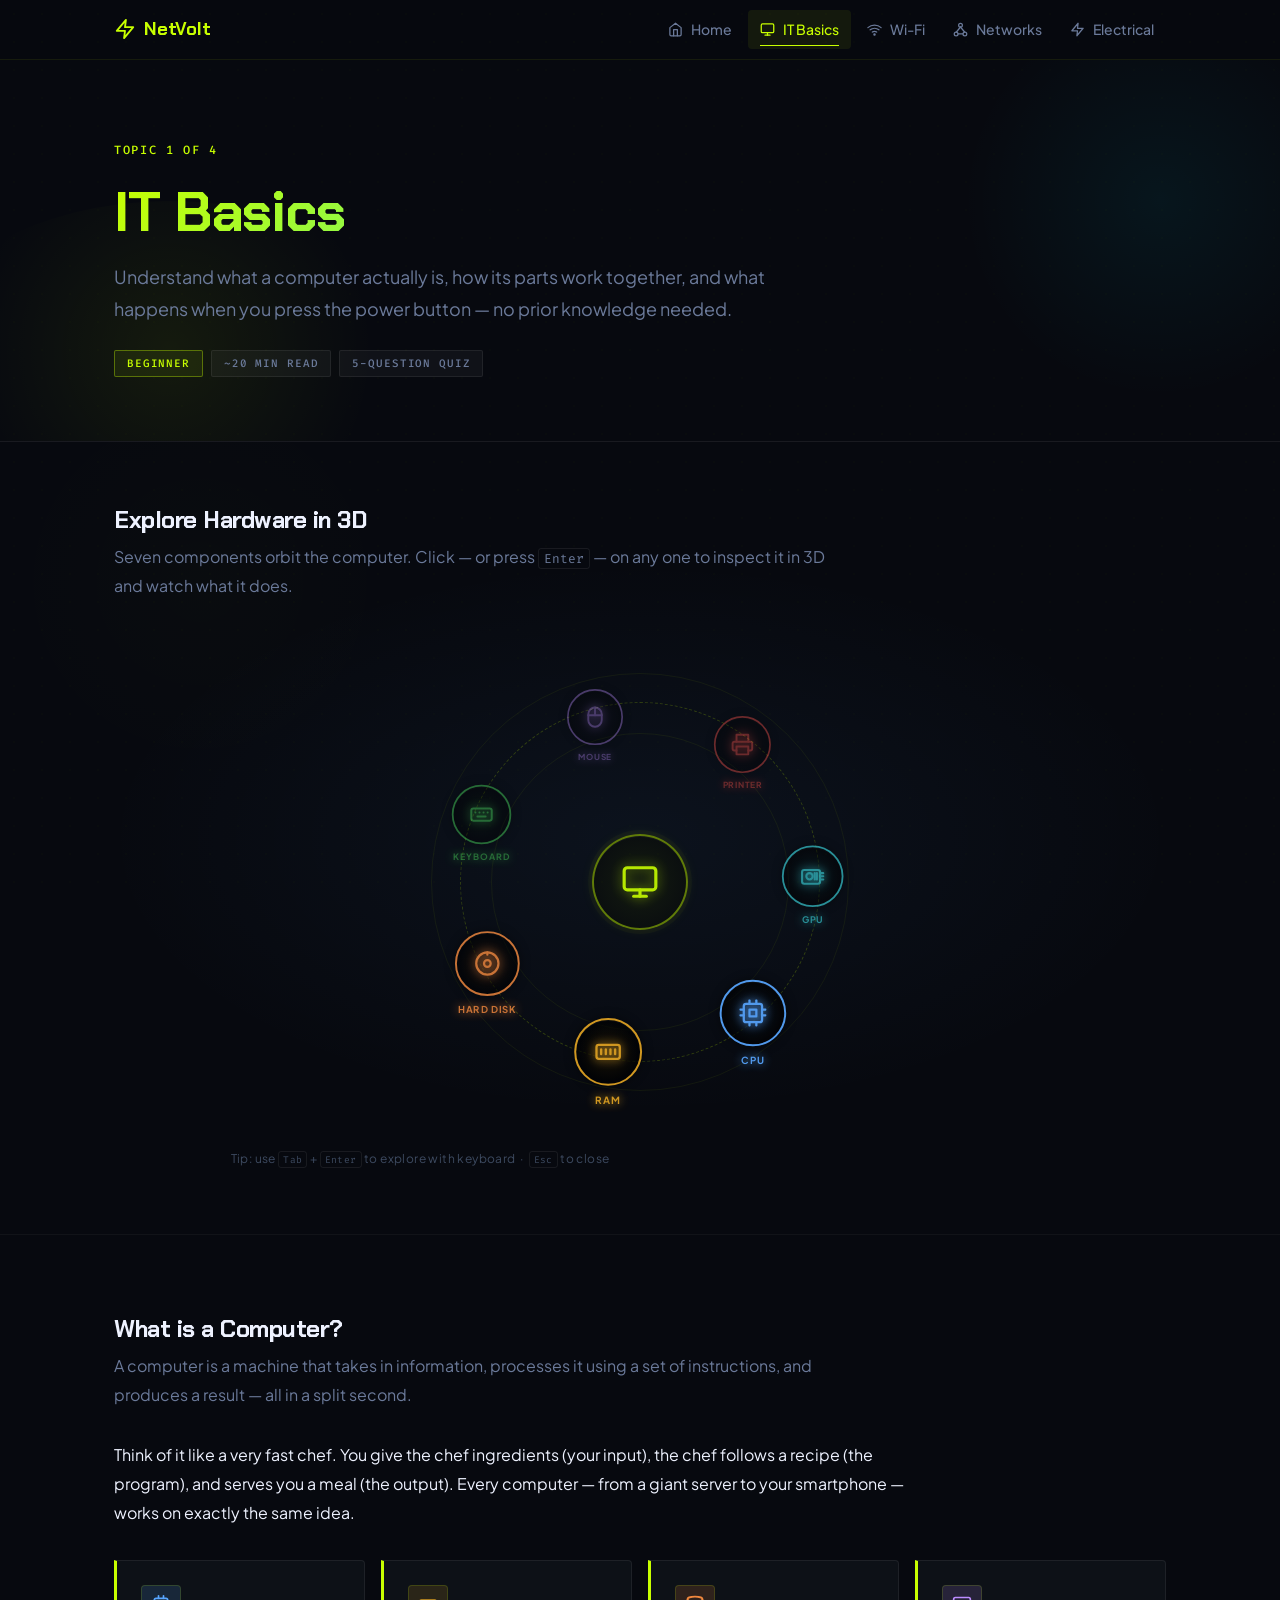
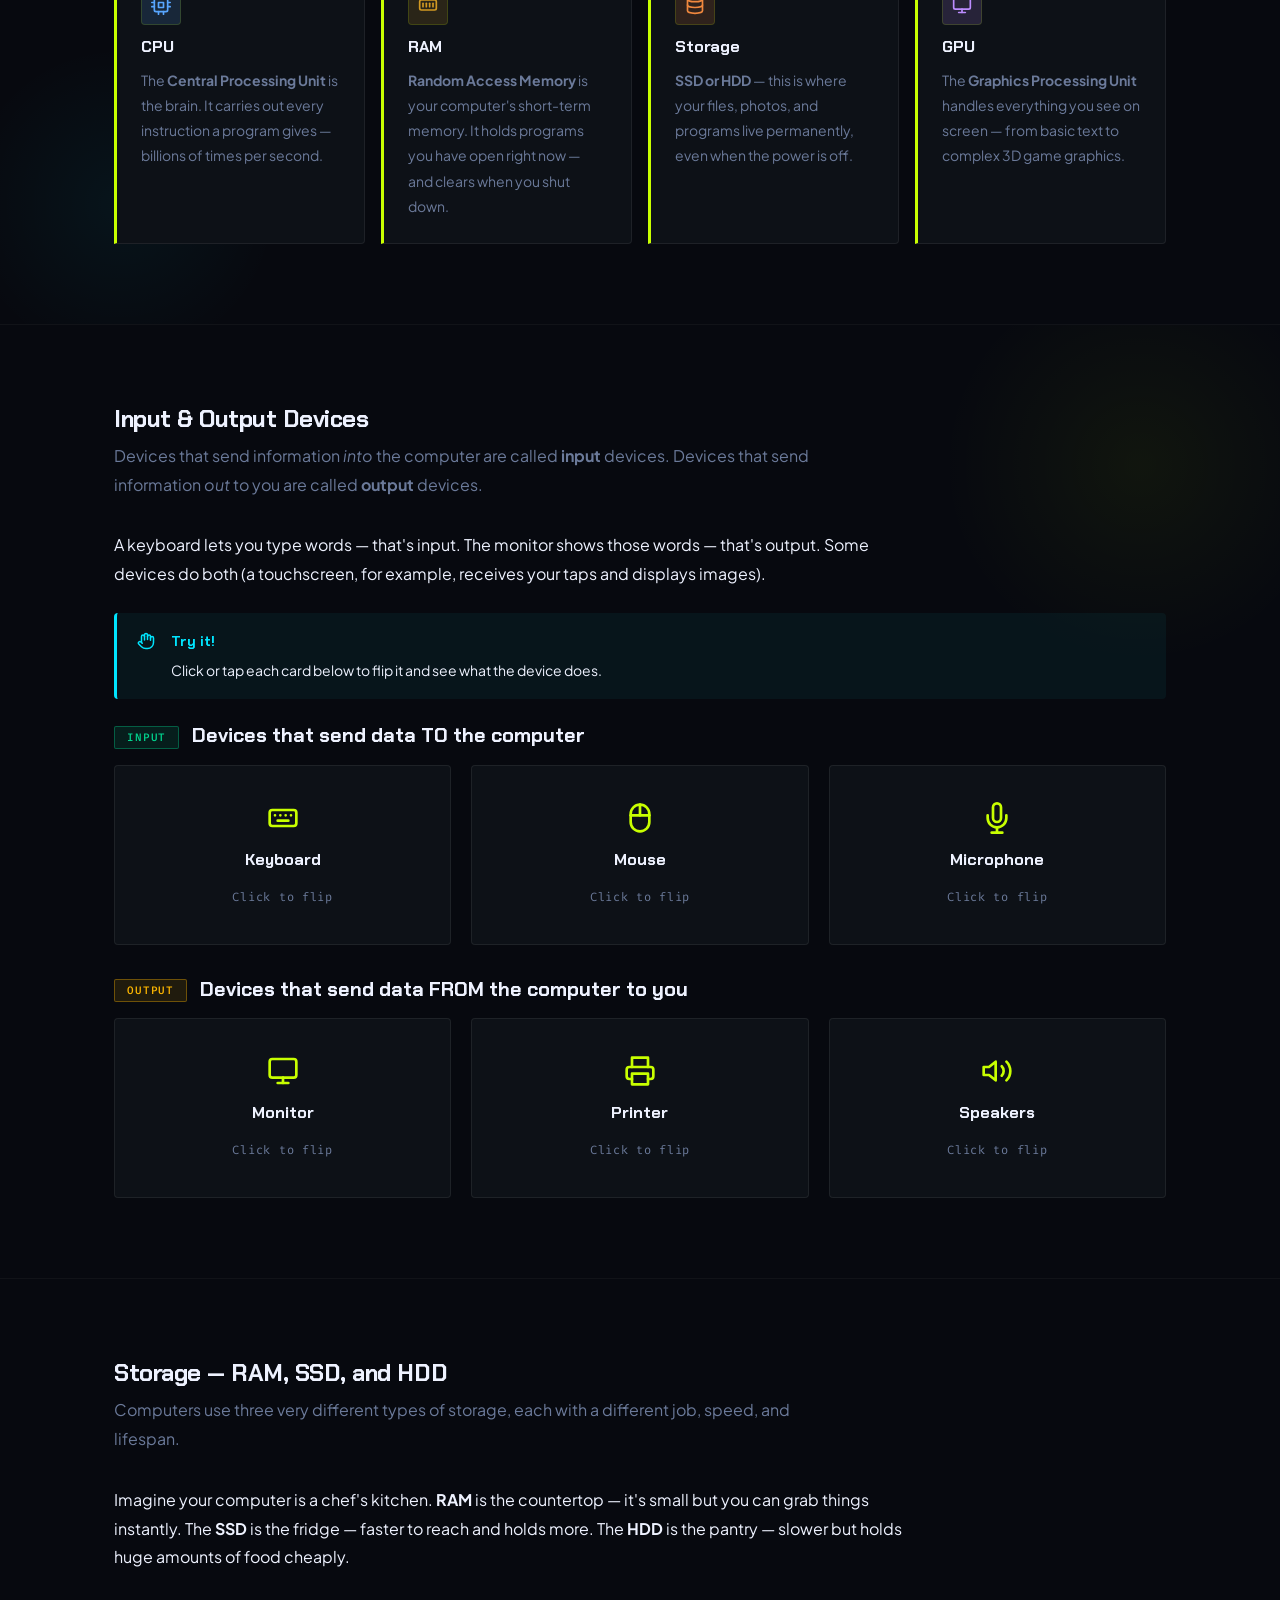
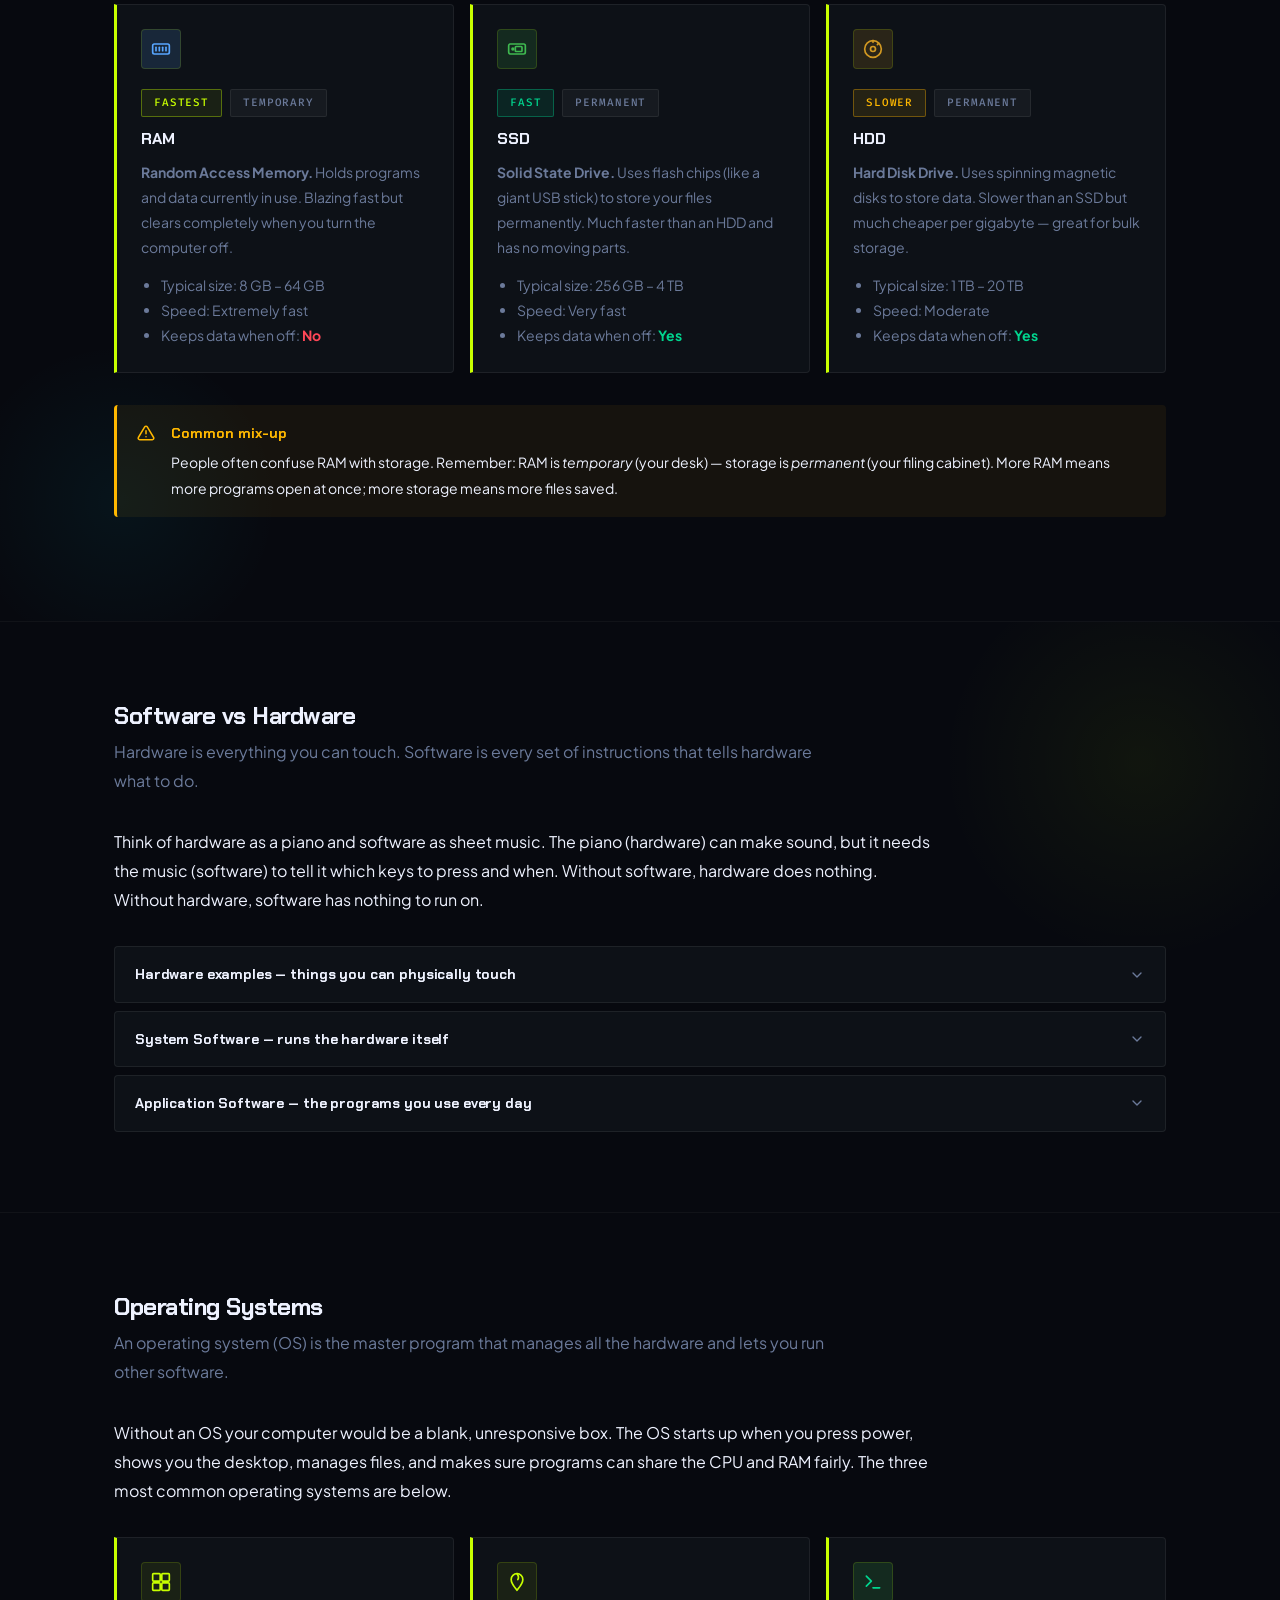
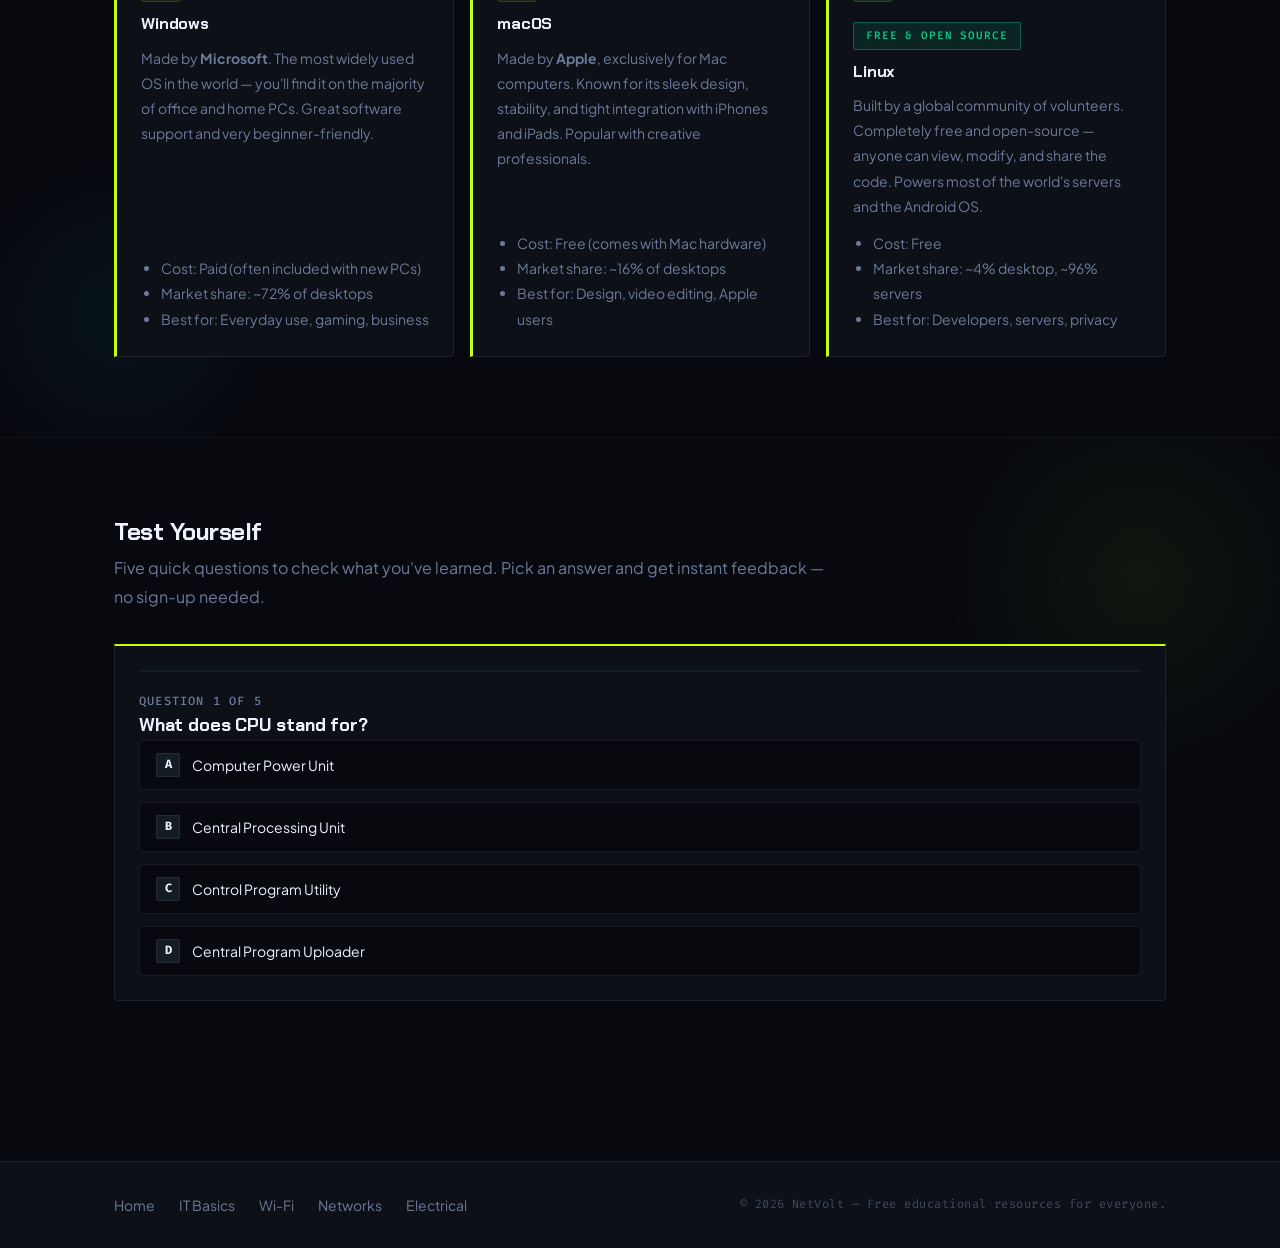
<file: pages/it-basics.html>
<!DOCTYPE html>
<html lang="en">
<head>
  <meta charset="UTF-8" />
  <meta name="viewport" content="width=device-width, initial-scale=1.0" />
  <meta name="description"
        content="IT Basics — learn what a computer is, how hardware and software work, types of storage, and operating systems. Beginner-friendly with interactive activities." />

  <title>IT Basics — NetVolt</title>

  <!-- One level up because this file lives inside /pages/ -->
  <link rel="stylesheet" href="../css/global.css" />
  <link rel="stylesheet" href="../css/layout.css" />
  <link rel="stylesheet" href="../css/components.css" />
  <link rel="stylesheet" href="../css/hardware-explorer.css" />
</head>

<body>

  <a href="#main-content" class="skip-link">Skip to main content</a>

  <!-- =========================================================
       NAVIGATION (identical structure to index.html)
       ========================================================= -->
  <nav class="site-nav" aria-label="Main navigation">
    <div class="container">

      <a href="../index.html" class="nav-logo" aria-label="NetVolt home">
        <svg aria-hidden="true" xmlns="http://www.w3.org/2000/svg"
             viewBox="0 0 24 24" fill="none"
             stroke="currentColor" stroke-width="2"
             stroke-linecap="round" stroke-linejoin="round">
          <polygon points="13 2 3 14 12 14 11 22 21 10 12 10 13 2"/>
        </svg>
        NetVolt
      </a>

      <ul class="nav-links" role="list">
        <li>
          <a href="../index.html">
            <svg aria-hidden="true" xmlns="http://www.w3.org/2000/svg"
                 viewBox="0 0 24 24" fill="none"
                 stroke="currentColor" stroke-width="2"
                 stroke-linecap="round" stroke-linejoin="round">
              <path d="M3 9l9-7 9 7v11a2 2 0 0 1-2 2H5a2 2 0 0 1-2-2z"/>
              <polyline points="9 22 9 12 15 12 15 22"/>
            </svg>
            Home
          </a>
        </li>
        <li>
          <a href="it-basics.html" class="active">
            <svg aria-hidden="true" xmlns="http://www.w3.org/2000/svg"
                 viewBox="0 0 24 24" fill="none"
                 stroke="currentColor" stroke-width="2"
                 stroke-linecap="round" stroke-linejoin="round">
              <rect x="2" y="3" width="20" height="14" rx="2"/>
              <line x1="8" y1="21" x2="16" y2="21"/>
              <line x1="12" y1="17" x2="12" y2="21"/>
            </svg>
            IT Basics
          </a>
        </li>
        <li>
          <a href="wifi-networking.html">
            <svg aria-hidden="true" xmlns="http://www.w3.org/2000/svg"
                 viewBox="0 0 24 24" fill="none"
                 stroke="currentColor" stroke-width="2"
                 stroke-linecap="round" stroke-linejoin="round">
              <path d="M5 12.55a11 11 0 0 1 14.08 0"/>
              <path d="M1.42 9a16 16 0 0 1 21.16 0"/>
              <path d="M8.53 16.11a6 6 0 0 1 6.95 0"/>
              <circle cx="12" cy="20" r="1" fill="currentColor"/>
            </svg>
            Wi-Fi
          </a>
        </li>
        <li>
          <a href="computer-networks.html">
            <svg aria-hidden="true" xmlns="http://www.w3.org/2000/svg"
                 viewBox="0 0 24 24" fill="none"
                 stroke="currentColor" stroke-width="2"
                 stroke-linecap="round" stroke-linejoin="round">
              <circle cx="12" cy="5" r="3"/>
              <circle cx="5" cy="19" r="3"/>
              <circle cx="19" cy="19" r="3"/>
              <line x1="12" y1="8" x2="5.5" y2="16"/>
              <line x1="12" y1="8" x2="18.5" y2="16"/>
              <line x1="8" y1="19" x2="16" y2="19"/>
            </svg>
            Networks
          </a>
        </li>
        <li>
          <a href="electrical-systems.html">
            <svg aria-hidden="true" xmlns="http://www.w3.org/2000/svg"
                 viewBox="0 0 24 24" fill="none"
                 stroke="currentColor" stroke-width="2"
                 stroke-linecap="round" stroke-linejoin="round">
              <polygon points="13 2 3 14 12 14 11 22 21 10 12 10 13 2"/>
            </svg>
            Electrical
          </a>
        </li>
      </ul>

      <button class="nav-hamburger"
              id="nav-hamburger"
              aria-controls="nav-mobile-menu"
              aria-expanded="false"
              aria-label="Open navigation menu">
        <span></span>
        <span></span>
        <span></span>
      </button>

    </div>
  </nav>

  <!-- Mobile dropdown -->
  <div class="nav-mobile-menu" id="nav-mobile-menu" role="dialog"
       aria-modal="true" aria-label="Navigation menu">
    <a href="../index.html">
      <svg aria-hidden="true" xmlns="http://www.w3.org/2000/svg"
           viewBox="0 0 24 24" fill="none"
           stroke="currentColor" stroke-width="2"
           stroke-linecap="round" stroke-linejoin="round">
        <path d="M3 9l9-7 9 7v11a2 2 0 0 1-2 2H5a2 2 0 0 1-2-2z"/>
        <polyline points="9 22 9 12 15 12 15 22"/>
      </svg>
      Home
    </a>
    <a href="it-basics.html">
      <svg aria-hidden="true" xmlns="http://www.w3.org/2000/svg"
           viewBox="0 0 24 24" fill="none"
           stroke="currentColor" stroke-width="2"
           stroke-linecap="round" stroke-linejoin="round">
        <rect x="2" y="3" width="20" height="14" rx="2"/>
        <line x1="8" y1="21" x2="16" y2="21"/>
        <line x1="12" y1="17" x2="12" y2="21"/>
      </svg>
      IT Basics
    </a>
    <a href="wifi-networking.html">
      <svg aria-hidden="true" xmlns="http://www.w3.org/2000/svg"
           viewBox="0 0 24 24" fill="none"
           stroke="currentColor" stroke-width="2"
           stroke-linecap="round" stroke-linejoin="round">
        <path d="M5 12.55a11 11 0 0 1 14.08 0"/>
        <path d="M1.42 9a16 16 0 0 1 21.16 0"/>
        <path d="M8.53 16.11a6 6 0 0 1 6.95 0"/>
        <circle cx="12" cy="20" r="1" fill="currentColor"/>
      </svg>
      Wi-Fi &amp; Wireless
    </a>
    <a href="computer-networks.html">
      <svg aria-hidden="true" xmlns="http://www.w3.org/2000/svg"
           viewBox="0 0 24 24" fill="none"
           stroke="currentColor" stroke-width="2"
           stroke-linecap="round" stroke-linejoin="round">
        <circle cx="12" cy="5" r="3"/>
        <circle cx="5" cy="19" r="3"/>
        <circle cx="19" cy="19" r="3"/>
        <line x1="12" y1="8" x2="5.5" y2="16"/>
        <line x1="12" y1="8" x2="18.5" y2="16"/>
        <line x1="8" y1="19" x2="16" y2="19"/>
      </svg>
      Computer Networks
    </a>
    <a href="electrical-systems.html">
      <svg aria-hidden="true" xmlns="http://www.w3.org/2000/svg"
           viewBox="0 0 24 24" fill="none"
           stroke="currentColor" stroke-width="2"
           stroke-linecap="round" stroke-linejoin="round">
        <polygon points="13 2 3 14 12 14 11 22 21 10 12 10 13 2"/>
      </svg>
      Electrical Systems
    </a>
  </div>

  <!-- =========================================================
       MAIN CONTENT
       ========================================================= -->
  <main class="site-main" id="main-content">

    <!-- PAGE HERO -->
    <section class="page-hero" aria-labelledby="hero-title">
      <div class="container">
        <p class="page-hero__eyebrow">Topic 1 of 4</p>
        <h1 class="page-hero__title" id="hero-title">IT Basics</h1>
        <p class="page-hero__subtitle">
          Understand what a computer actually is, how its parts work together,
          and what happens when you press the power button — no prior knowledge
          needed.
        </p>
        <div class="page-hero__tags">
          <span class="badge badge-accent">Beginner</span>
          <span class="badge badge-neutral">~20 min read</span>
          <span class="badge badge-neutral">5-Question Quiz</span>
        </div>
      </div>
    </section>

    <!-- =========================================================
         SECTION 1 — INTERACTIVE HARDWARE EXPLORER
         ========================================================= -->
    <section class="content-section hw-explorer-section"
             aria-labelledby="explorer-title">
      <div class="container">

        <h2 class="section-title" id="explorer-title">Explore Hardware in 3D</h2>
        <p class="section-subtitle">
          Seven components orbit the computer. Click — or press
          <kbd style="font-family:var(--font-mono);font-size:0.8em;padding:1px 5px;border:1px solid var(--color-border);border-radius:3px;">Enter</kbd>
          — on any one to inspect it in 3D and watch what it does.
        </p>

        <noscript>
          <div class="hw-noscript-fallback">
            <p>Enable JavaScript to use the interactive hardware explorer.</p>
          </div>
        </noscript>

        <!-- Main explorer layout: orbit scene + detail panel -->
        <div class="hw-explorer-container">

          <!-- ORBIT SCENE -->
          <div class="hw-orbit-scene" id="hwOrbitScene"
               aria-label="Computer hardware components orbiting a central display">

            <!-- Dashed orbit ring (decorative) -->
            <div class="hw-orbit-ring" aria-hidden="true"></div>

            <!-- Centre hub: monitor icon -->
            <div class="hw-center-hub" aria-hidden="true">
              <svg viewBox="0 0 24 24" fill="none"
                   stroke="currentColor" stroke-width="2"
                   stroke-linecap="round" stroke-linejoin="round">
                <rect x="2" y="3" width="20" height="14" rx="2"/>
                <line x1="8" y1="21" x2="16" y2="21"/>
                <line x1="12" y1="17" x2="12" y2="21"/>
              </svg>
            </div>

            <!-- Orbit items injected by hardware-explorer.js -->
            <div class="hw-orbit-items"
                 id="hwOrbitItems"
                 role="list"
                 aria-label="Hardware components — click to explore"></div>

          </div><!-- /hw-orbit-scene -->

          <!-- DETAIL PANEL (hidden until a component is selected) -->
          <div class="hw-detail-panel"
               id="hwDetailPanel"
               role="region"
               aria-label="Component detail"
               aria-live="polite"
               hidden>

            <button class="hw-close-btn"
                    id="hwCloseBtn"
                    aria-label="Close component detail and return to orbit view">
              <svg viewBox="0 0 24 24" fill="none"
                   stroke="currentColor" stroke-width="2"
                   stroke-linecap="round" stroke-linejoin="round"
                   style="width:13px;height:13px;flex-shrink:0;">
                <polyline points="15 18 9 12 15 6"/>
              </svg>
              Back to orbit
            </button>

            <!-- Content injected by hardware-explorer.js -->
            <div id="hwDetailContent"></div>

          </div><!-- /hw-detail-panel -->

        </div><!-- /hw-explorer-container -->

        <p class="hw-keyboard-hint" aria-hidden="true">
          Tip: use <kbd style="font-family:var(--font-mono);font-size:0.8em;padding:1px 4px;border:1px solid var(--color-border);border-radius:3px;">Tab</kbd> +
          <kbd style="font-family:var(--font-mono);font-size:0.8em;padding:1px 4px;border:1px solid var(--color-border);border-radius:3px;">Enter</kbd>
          to explore with keyboard &nbsp;·&nbsp;
          <kbd style="font-family:var(--font-mono);font-size:0.8em;padding:1px 4px;border:1px solid var(--color-border);border-radius:3px;">Esc</kbd>
          to close
        </p>

      </div>
    </section>

    <!-- =========================================================
         SECTION 2 — WHAT IS A COMPUTER?
         ========================================================= -->
    <section class="content-section" aria-labelledby="sec1-title">
      <div class="container">

        <h2 class="section-title" id="sec1-title">What is a Computer?</h2>
        <p class="section-subtitle">
          A computer is a machine that takes in information, processes it using
          a set of instructions, and produces a result — all in a split second.
        </p>

        <p>
          Think of it like a very fast chef. You give the chef ingredients
          (your input), the chef follows a recipe (the program), and serves you
          a meal (the output). Every computer — from a giant server to your
          smartphone — works on exactly the same idea.
        </p>

        <!-- Component summary cards -->
        <div class="card-grid" style="margin-top: var(--space-8);">

          <div class="card">
            <div class="card__icon" style="background-color:rgba(88,166,255,0.15); color:#58a6ff;">
              <svg aria-hidden="true" xmlns="http://www.w3.org/2000/svg"
                   viewBox="0 0 24 24" fill="none" stroke="currentColor"
                   stroke-width="2" stroke-linecap="round" stroke-linejoin="round">
                <rect x="4" y="4" width="16" height="16" rx="2"/>
                <rect x="9" y="9" width="6" height="6"/>
                <line x1="9" y1="1" x2="9" y2="4"/>
                <line x1="15" y1="1" x2="15" y2="4"/>
                <line x1="9" y1="20" x2="9" y2="23"/>
                <line x1="15" y1="20" x2="15" y2="23"/>
                <line x1="20" y1="9" x2="23" y2="9"/>
                <line x1="20" y1="14" x2="23" y2="14"/>
                <line x1="1" y1="9" x2="4" y2="9"/>
                <line x1="1" y1="14" x2="4" y2="14"/>
              </svg>
            </div>
            <h3 class="card__title">CPU</h3>
            <p class="card__body">
              The <strong>Central Processing Unit</strong> is the brain. It carries out
              every instruction a program gives — billions of times per second.
            </p>
          </div>

          <div class="card">
            <div class="card__icon" style="background-color:rgba(210,153,34,0.15); color:#d29922;">
              <svg aria-hidden="true" xmlns="http://www.w3.org/2000/svg"
                   viewBox="0 0 24 24" fill="none" stroke="currentColor"
                   stroke-width="2" stroke-linecap="round" stroke-linejoin="round">
                <rect x="2" y="6" width="20" height="12" rx="2"/>
                <line x1="6" y1="10" x2="6" y2="14"/>
                <line x1="10" y1="10" x2="10" y2="14"/>
                <line x1="14" y1="10" x2="14" y2="14"/>
                <line x1="18" y1="10" x2="18" y2="14"/>
              </svg>
            </div>
            <h3 class="card__title">RAM</h3>
            <p class="card__body">
              <strong>Random Access Memory</strong> is your computer's short-term memory.
              It holds programs you have open right now — and clears when you shut down.
            </p>
          </div>

          <div class="card">
            <div class="card__icon" style="background-color:rgba(240,136,62,0.15); color:#f0883e;">
              <svg aria-hidden="true" xmlns="http://www.w3.org/2000/svg"
                   viewBox="0 0 24 24" fill="none" stroke="currentColor"
                   stroke-width="2" stroke-linecap="round" stroke-linejoin="round">
                <ellipse cx="12" cy="5" rx="9" ry="3"/>
                <path d="M21 12c0 1.66-4 3-9 3s-9-1.34-9-3"/>
                <path d="M3 5v14c0 1.66 4 3 9 3s9-1.34 9-3V5"/>
              </svg>
            </div>
            <h3 class="card__title">Storage</h3>
            <p class="card__body">
              <strong>SSD or HDD</strong> — this is where your files, photos, and programs
              live permanently, even when the power is off.
            </p>
          </div>

          <div class="card">
            <div class="card__icon" style="background-color:rgba(188,140,255,0.15); color:#bc8cff;">
              <svg aria-hidden="true" xmlns="http://www.w3.org/2000/svg"
                   viewBox="0 0 24 24" fill="none" stroke="currentColor"
                   stroke-width="2" stroke-linecap="round" stroke-linejoin="round">
                <rect x="2" y="3" width="20" height="14" rx="2"/>
                <line x1="8" y1="21" x2="16" y2="21"/>
                <line x1="12" y1="17" x2="12" y2="21"/>
              </svg>
            </div>
            <h3 class="card__title">GPU</h3>
            <p class="card__body">
              The <strong>Graphics Processing Unit</strong> handles everything you see on
              screen — from basic text to complex 3D game graphics.
            </p>
          </div>

        </div>
      </div>
    </section>

    <!-- =========================================================
         SECTION 2 — INPUT & OUTPUT DEVICES
         ========================================================= -->
    <section class="content-section" aria-labelledby="sec2-title">
      <div class="container">

        <h2 class="section-title" id="sec2-title">Input &amp; Output Devices</h2>
        <p class="section-subtitle">
          Devices that send information <em>into</em> the computer are called
          <strong>input</strong> devices. Devices that send information
          <em>out</em> to you are called <strong>output</strong> devices.
        </p>

        <p>
          A keyboard lets you type words — that's input. The monitor shows
          those words — that's output. Some devices do both (a touchscreen,
          for example, receives your taps and displays images).
        </p>

        <!-- Instruction note -->
        <div class="callout callout-tip" role="note" style="margin-bottom: var(--space-2);">
          <svg aria-hidden="true" xmlns="http://www.w3.org/2000/svg"
               viewBox="0 0 24 24" fill="none"
               stroke="currentColor" stroke-width="2"
               stroke-linecap="round" stroke-linejoin="round">
            <path d="M18 11V6a2 2 0 0 0-2-2 2 2 0 0 0-2 2"/>
            <path d="M14 10V4a2 2 0 0 0-2-2 2 2 0 0 0-2 2v2"/>
            <path d="M10 10.5V6a2 2 0 0 0-2-2 2 2 0 0 0-2 2v8"/>
            <path d="M18 8a2 2 0 1 1 4 0v6a8 8 0 0 1-8 8h-2c-2.8 0-4.5-.86-5.99-2.34l-3.6-3.6a2 2 0 0 1 2.83-2.82L7 15"/>
          </svg>
          <div class="callout__content">
            <p class="callout__title">Try it!</p>
            <p class="callout__body">
              Click or tap each card below to flip it and see what the device does.
            </p>
          </div>
        </div>

        <!-- INPUT devices row -->
        <h3 style="margin: var(--space-6) 0 var(--space-4);">
          <span class="badge badge-success" style="vertical-align:middle; margin-right:var(--space-2);">Input</span>
          Devices that send data TO the computer
        </h3>

        <div class="flip-grid" role="list">

          <!-- Keyboard -->
          <div class="flip-card" role="listitem"
               tabindex="0"
               aria-label="Keyboard — click to flip and learn more">
            <div class="flip-card__inner">
              <div class="flip-card__front">
                <svg aria-hidden="true" xmlns="http://www.w3.org/2000/svg"
                     viewBox="0 0 24 24" fill="none" stroke="currentColor"
                     stroke-width="2" stroke-linecap="round" stroke-linejoin="round">
                  <rect x="2" y="6" width="20" height="12" rx="2"/>
                  <path d="M6 10h.01M10 10h.01M14 10h.01M18 10h.01M8 14h8"/>
                </svg>
                <p class="flip-card__front-title">Keyboard</p>
                <p class="flip-card__hint">Click to flip</p>
              </div>
              <div class="flip-card__back">
                <p class="flip-card__back-text">
                  Lets you type letters, numbers, and commands into the computer.
                  One of the most important input devices ever made.
                </p>
              </div>
            </div>
          </div>

          <!-- Mouse -->
          <div class="flip-card" role="listitem"
               tabindex="0"
               aria-label="Mouse — click to flip and learn more">
            <div class="flip-card__inner">
              <div class="flip-card__front">
                <svg aria-hidden="true" xmlns="http://www.w3.org/2000/svg"
                     viewBox="0 0 24 24" fill="none" stroke="currentColor"
                     stroke-width="2" stroke-linecap="round" stroke-linejoin="round">
                  <rect x="5" y="2" width="14" height="20" rx="7"/>
                  <path d="M12 2v8"/>
                  <path d="M5 10h14"/>
                </svg>
                <p class="flip-card__front-title">Mouse</p>
                <p class="flip-card__hint">Click to flip</p>
              </div>
              <div class="flip-card__back">
                <p class="flip-card__back-text">
                  Moves the on-screen cursor so you can click, drag, and select
                  things without using the keyboard.
                </p>
              </div>
            </div>
          </div>

          <!-- Microphone -->
          <div class="flip-card" role="listitem"
               tabindex="0"
               aria-label="Microphone — click to flip and learn more">
            <div class="flip-card__inner">
              <div class="flip-card__front">
                <svg aria-hidden="true" xmlns="http://www.w3.org/2000/svg"
                     viewBox="0 0 24 24" fill="none" stroke="currentColor"
                     stroke-width="2" stroke-linecap="round" stroke-linejoin="round">
                  <path d="M12 1a3 3 0 0 0-3 3v8a3 3 0 0 0 6 0V4a3 3 0 0 0-3-3z"/>
                  <path d="M19 10v2a7 7 0 0 1-14 0v-2"/>
                  <line x1="12" y1="19" x2="12" y2="23"/>
                  <line x1="8" y1="23" x2="16" y2="23"/>
                </svg>
                <p class="flip-card__front-title">Microphone</p>
                <p class="flip-card__hint">Click to flip</p>
              </div>
              <div class="flip-card__back">
                <p class="flip-card__back-text">
                  Captures your voice and converts it into digital audio
                  data the computer can record or process.
                </p>
              </div>
            </div>
          </div>

        </div><!-- /input flip-grid -->

        <!-- OUTPUT devices row -->
        <h3 style="margin: var(--space-8) 0 var(--space-4);">
          <span class="badge badge-warning" style="vertical-align:middle; margin-right:var(--space-2);">Output</span>
          Devices that send data FROM the computer to you
        </h3>

        <div class="flip-grid" role="list">

          <!-- Monitor -->
          <div class="flip-card" role="listitem"
               tabindex="0"
               aria-label="Monitor — click to flip and learn more">
            <div class="flip-card__inner">
              <div class="flip-card__front">
                <svg aria-hidden="true" xmlns="http://www.w3.org/2000/svg"
                     viewBox="0 0 24 24" fill="none" stroke="currentColor"
                     stroke-width="2" stroke-linecap="round" stroke-linejoin="round">
                  <rect x="2" y="3" width="20" height="14" rx="2"/>
                  <line x1="8" y1="21" x2="16" y2="21"/>
                  <line x1="12" y1="17" x2="12" y2="21"/>
                </svg>
                <p class="flip-card__front-title">Monitor</p>
                <p class="flip-card__hint">Click to flip</p>
              </div>
              <div class="flip-card__back">
                <p class="flip-card__back-text">
                  Displays everything visually — the desktop, websites, videos,
                  and applications. Your window into the computer.
                </p>
              </div>
            </div>
          </div>

          <!-- Printer -->
          <div class="flip-card" role="listitem"
               tabindex="0"
               aria-label="Printer — click to flip and learn more">
            <div class="flip-card__inner">
              <div class="flip-card__front">
                <svg aria-hidden="true" xmlns="http://www.w3.org/2000/svg"
                     viewBox="0 0 24 24" fill="none" stroke="currentColor"
                     stroke-width="2" stroke-linecap="round" stroke-linejoin="round">
                  <polyline points="6 9 6 2 18 2 18 9"/>
                  <path d="M6 18H4a2 2 0 0 1-2-2v-5a2 2 0 0 1 2-2h16a2 2 0 0 1 2 2v5a2 2 0 0 1-2 2h-2"/>
                  <rect x="6" y="14" width="12" height="8"/>
                </svg>
                <p class="flip-card__front-title">Printer</p>
                <p class="flip-card__hint">Click to flip</p>
              </div>
              <div class="flip-card__back">
                <p class="flip-card__back-text">
                  Turns digital documents into physical paper copies —
                  useful for letters, photos, and reports.
                </p>
              </div>
            </div>
          </div>

          <!-- Speakers -->
          <div class="flip-card" role="listitem"
               tabindex="0"
               aria-label="Speakers — click to flip and learn more">
            <div class="flip-card__inner">
              <div class="flip-card__front">
                <svg aria-hidden="true" xmlns="http://www.w3.org/2000/svg"
                     viewBox="0 0 24 24" fill="none" stroke="currentColor"
                     stroke-width="2" stroke-linecap="round" stroke-linejoin="round">
                  <polygon points="11 5 6 9 2 9 2 15 6 15 11 19 11 5"/>
                  <path d="M15.54 8.46a5 5 0 0 1 0 7.07"/>
                  <path d="M19.07 4.93a10 10 0 0 1 0 14.14"/>
                </svg>
                <p class="flip-card__front-title">Speakers</p>
                <p class="flip-card__hint">Click to flip</p>
              </div>
              <div class="flip-card__back">
                <p class="flip-card__back-text">
                  Convert digital audio signals into sound waves you can hear —
                  music, videos, alerts, and voice calls.
                </p>
              </div>
            </div>
          </div>

        </div><!-- /output flip-grid -->

      </div>
    </section>

    <!-- =========================================================
         SECTION 3 — STORAGE: RAM vs SSD vs HDD
         ========================================================= -->
    <section class="content-section" aria-labelledby="sec3-title">
      <div class="container">

        <h2 class="section-title" id="sec3-title">Storage — RAM, SSD, and HDD</h2>
        <p class="section-subtitle">
          Computers use three very different types of storage, each with a
          different job, speed, and lifespan.
        </p>

        <p>
          Imagine your computer is a chef's kitchen. <strong>RAM</strong> is the
          countertop — it's small but you can grab things instantly. The
          <strong>SSD</strong> is the fridge — faster to reach and holds more.
          The <strong>HDD</strong> is the pantry — slower but holds huge amounts
          of food cheaply.
        </p>

        <div class="card-grid" style="margin-top: var(--space-8);">

          <!-- RAM card -->
          <div class="card">
            <div class="card__icon" style="background-color:rgba(88,166,255,0.15); color:#58a6ff;">
              <svg aria-hidden="true" xmlns="http://www.w3.org/2000/svg"
                   viewBox="0 0 24 24" fill="none" stroke="currentColor"
                   stroke-width="2" stroke-linecap="round" stroke-linejoin="round">
                <rect x="2" y="6" width="20" height="12" rx="2"/>
                <line x1="6" y1="10" x2="6" y2="14"/>
                <line x1="10" y1="10" x2="10" y2="14"/>
                <line x1="14" y1="10" x2="14" y2="14"/>
                <line x1="18" y1="10" x2="18" y2="14"/>
              </svg>
            </div>
            <div class="page-hero__tags">
              <span class="badge badge-accent">Fastest</span>
              <span class="badge badge-neutral">Temporary</span>
            </div>
            <h3 class="card__title">RAM</h3>
            <p class="card__body">
              <strong>Random Access Memory.</strong> Holds programs and data
              currently in use. Blazing fast but clears completely when you
              turn the computer off.
            </p>
            <ul style="list-style: disc; padding-left: var(--space-5); font-size: var(--text-sm); color: var(--color-text-secondary); line-height: var(--leading-loose);">
              <li>Typical size: 8 GB – 64 GB</li>
              <li>Speed: Extremely fast</li>
              <li>Keeps data when off: <strong style="color:var(--color-danger);">No</strong></li>
            </ul>
          </div>

          <!-- SSD card -->
          <div class="card">
            <div class="card__icon" style="background-color:rgba(63,185,80,0.15); color:#3fb950;">
              <svg aria-hidden="true" xmlns="http://www.w3.org/2000/svg"
                   viewBox="0 0 24 24" fill="none" stroke="currentColor"
                   stroke-width="2" stroke-linecap="round" stroke-linejoin="round">
                <rect x="2" y="6" width="20" height="12" rx="2"/>
                <circle cx="7" cy="12" r="1" fill="currentColor"/>
                <rect x="10" y="9" width="8" height="6" rx="1"/>
              </svg>
            </div>
            <div class="page-hero__tags">
              <span class="badge badge-success">Fast</span>
              <span class="badge badge-neutral">Permanent</span>
            </div>
            <h3 class="card__title">SSD</h3>
            <p class="card__body">
              <strong>Solid State Drive.</strong> Uses flash chips (like a giant
              USB stick) to store your files permanently. Much faster than an
              HDD and has no moving parts.
            </p>
            <ul style="list-style: disc; padding-left: var(--space-5); font-size: var(--text-sm); color: var(--color-text-secondary); line-height: var(--leading-loose);">
              <li>Typical size: 256 GB – 4 TB</li>
              <li>Speed: Very fast</li>
              <li>Keeps data when off: <strong style="color:var(--color-success);">Yes</strong></li>
            </ul>
          </div>

          <!-- HDD card -->
          <div class="card">
            <div class="card__icon" style="background-color:rgba(210,153,34,0.15); color:#d29922;">
              <svg aria-hidden="true" xmlns="http://www.w3.org/2000/svg"
                   viewBox="0 0 24 24" fill="none" stroke="currentColor"
                   stroke-width="2" stroke-linecap="round" stroke-linejoin="round">
                <circle cx="12" cy="12" r="10"/>
                <circle cx="12" cy="12" r="3"/>
                <line x1="12" y1="2" x2="12" y2="4"/>
                <line x1="18.66" y1="5.34" x2="17.26" y2="6.74"/>
              </svg>
            </div>
            <div class="page-hero__tags">
              <span class="badge badge-warning">Slower</span>
              <span class="badge badge-neutral">Permanent</span>
            </div>
            <h3 class="card__title">HDD</h3>
            <p class="card__body">
              <strong>Hard Disk Drive.</strong> Uses spinning magnetic disks to
              store data. Slower than an SSD but much cheaper per gigabyte —
              great for bulk storage.
            </p>
            <ul style="list-style: disc; padding-left: var(--space-5); font-size: var(--text-sm); color: var(--color-text-secondary); line-height: var(--leading-loose);">
              <li>Typical size: 1 TB – 20 TB</li>
              <li>Speed: Moderate</li>
              <li>Keeps data when off: <strong style="color:var(--color-success);">Yes</strong></li>
            </ul>
          </div>

        </div>

        <div class="callout callout-warning" role="note" style="margin-top: var(--space-8);">
          <svg aria-hidden="true" xmlns="http://www.w3.org/2000/svg"
               viewBox="0 0 24 24" fill="none"
               stroke="currentColor" stroke-width="2"
               stroke-linecap="round" stroke-linejoin="round">
            <path d="M10.29 3.86L1.82 18a2 2 0 0 0 1.71 3h16.94a2 2 0 0 0 1.71-3L13.71 3.86a2 2 0 0 0-3.42 0z"/>
            <line x1="12" y1="9" x2="12" y2="13"/>
            <line x1="12" y1="17" x2="12.01" y2="17"/>
          </svg>
          <div class="callout__content">
            <p class="callout__title">Common mix-up</p>
            <p class="callout__body">
              People often confuse RAM with storage. Remember: RAM is
              <em>temporary</em> (your desk) — storage is <em>permanent</em>
              (your filing cabinet). More RAM means more programs open at once;
              more storage means more files saved.
            </p>
          </div>
        </div>

      </div>
    </section>

    <!-- =========================================================
         SECTION 4 — SOFTWARE vs HARDWARE
         ========================================================= -->
    <section class="content-section" aria-labelledby="sec4-title">
      <div class="container">

        <h2 class="section-title" id="sec4-title">Software vs Hardware</h2>
        <p class="section-subtitle">
          Hardware is everything you can touch. Software is every set of
          instructions that tells hardware what to do.
        </p>

        <p>
          Think of hardware as a piano and software as sheet music. The piano
          (hardware) can make sound, but it needs the music (software) to tell
          it which keys to press and when. Without software, hardware does
          nothing. Without hardware, software has nothing to run on.
        </p>

        <!-- Accordion with examples -->
        <div class="accordion" style="margin-top: var(--space-8);"
             role="list">

          <!-- Hardware examples -->
          <div class="accordion-item" role="listitem">
            <button class="accordion-trigger"
                    aria-expanded="false"
                    aria-controls="acc-hardware">
              <span>Hardware examples — things you can physically touch</span>
              <svg aria-hidden="true" xmlns="http://www.w3.org/2000/svg"
                   viewBox="0 0 24 24" fill="none" stroke="currentColor"
                   stroke-width="2" stroke-linecap="round" stroke-linejoin="round">
                <polyline points="6 9 12 15 18 9"/>
              </svg>
            </button>
            <div class="accordion-content" id="acc-hardware">
              <div class="accordion-body">
                <ul style="list-style: disc; padding-left: var(--space-5); line-height: var(--leading-loose);">
                  <li><strong>CPU</strong> — the processor chip inside your computer</li>
                  <li><strong>RAM sticks</strong> — the memory modules plugged into the motherboard</li>
                  <li><strong>SSD / HDD</strong> — the physical drive that stores your files</li>
                  <li><strong>Keyboard &amp; mouse</strong> — physical input devices</li>
                  <li><strong>Monitor</strong> — the physical screen</li>
                  <li><strong>Motherboard</strong> — the circuit board that connects everything</li>
                </ul>
              </div>
            </div>
          </div>

          <!-- System software examples -->
          <div class="accordion-item" role="listitem">
            <button class="accordion-trigger"
                    aria-expanded="false"
                    aria-controls="acc-syssoftware">
              <span>System Software — runs the hardware itself</span>
              <svg aria-hidden="true" xmlns="http://www.w3.org/2000/svg"
                   viewBox="0 0 24 24" fill="none" stroke="currentColor"
                   stroke-width="2" stroke-linecap="round" stroke-linejoin="round">
                <polyline points="6 9 12 15 18 9"/>
              </svg>
            </button>
            <div class="accordion-content" id="acc-syssoftware">
              <div class="accordion-body">
                <p style="margin-bottom: var(--space-3);">
                  System software manages the hardware and provides a platform
                  for application software to run on.
                </p>
                <ul style="list-style: disc; padding-left: var(--space-5); line-height: var(--leading-loose);">
                  <li><strong>Operating System (OS)</strong> — Windows, macOS, Linux (see next section!)</li>
                  <li><strong>Device drivers</strong> — software that lets your OS talk to hardware like printers</li>
                  <li><strong>BIOS / UEFI</strong> — the very first software that runs when you press the power button</li>
                </ul>
              </div>
            </div>
          </div>

          <!-- Application software examples -->
          <div class="accordion-item" role="listitem">
            <button class="accordion-trigger"
                    aria-expanded="false"
                    aria-controls="acc-appsoftware">
              <span>Application Software — the programs you use every day</span>
              <svg aria-hidden="true" xmlns="http://www.w3.org/2000/svg"
                   viewBox="0 0 24 24" fill="none" stroke="currentColor"
                   stroke-width="2" stroke-linecap="round" stroke-linejoin="round">
                <polyline points="6 9 12 15 18 9"/>
              </svg>
            </button>
            <div class="accordion-content" id="acc-appsoftware">
              <div class="accordion-body">
                <p style="margin-bottom: var(--space-3);">
                  Application software is built on top of the operating system
                  and is what most people think of when they hear "software."
                </p>
                <ul style="list-style: disc; padding-left: var(--space-5); line-height: var(--leading-loose);">
                  <li><strong>Web browsers</strong> — Chrome, Firefox, Safari</li>
                  <li><strong>Office apps</strong> — Microsoft Word, Google Docs</li>
                  <li><strong>Media players</strong> — Spotify, VLC</li>
                  <li><strong>Games</strong> — any game you install and play</li>
                  <li><strong>This website</strong> — an app that runs inside your browser</li>
                </ul>
              </div>
            </div>
          </div>

        </div><!-- /accordion -->

      </div>
    </section>

    <!-- =========================================================
         SECTION 5 — OPERATING SYSTEMS
         ========================================================= -->
    <section class="content-section" aria-labelledby="sec5-title">
      <div class="container">

        <h2 class="section-title" id="sec5-title">Operating Systems</h2>
        <p class="section-subtitle">
          An operating system (OS) is the master program that manages all the
          hardware and lets you run other software.
        </p>

        <p>
          Without an OS your computer would be a blank, unresponsive box.
          The OS starts up when you press power, shows you the desktop, manages
          files, and makes sure programs can share the CPU and RAM fairly.
          The three most common operating systems are below.
        </p>

        <div class="card-grid" style="margin-top: var(--space-8);">

          <!-- Windows -->
          <div class="card">
            <div class="card__icon">
              <!-- Windows logo approximation (four squares) -->
              <svg aria-hidden="true" viewBox="0 0 24 24" fill="none"
                   xmlns="http://www.w3.org/2000/svg"
                   stroke="currentColor" stroke-width="2"
                   stroke-linecap="round" stroke-linejoin="round">
                <rect x="2" y="2" width="9" height="9" rx="1"/>
                <rect x="13" y="2" width="9" height="9" rx="1"/>
                <rect x="2" y="13" width="9" height="9" rx="1"/>
                <rect x="13" y="13" width="9" height="9" rx="1"/>
              </svg>
            </div>
            <h3 class="card__title">Windows</h3>
            <p class="card__body">
              Made by <strong>Microsoft</strong>. The most widely used OS in
              the world — you'll find it on the majority of office and home PCs.
              Great software support and very beginner-friendly.
            </p>
            <ul style="list-style: disc; padding-left: var(--space-5); font-size: var(--text-sm); color: var(--color-text-secondary); line-height: var(--leading-loose);">
              <li>Cost: Paid (often included with new PCs)</li>
              <li>Market share: ~72% of desktops</li>
              <li>Best for: Everyday use, gaming, business</li>
            </ul>
          </div>

          <!-- macOS -->
          <div class="card">
            <div class="card__icon">
              <!-- Apple-like icon: circle with leaf -->
              <svg aria-hidden="true" viewBox="0 0 24 24" fill="none"
                   xmlns="http://www.w3.org/2000/svg"
                   stroke="currentColor" stroke-width="2"
                   stroke-linecap="round" stroke-linejoin="round">
                <path d="M12 2a7 7 0 0 1 7 7c0 5-4 9-7 13C9 18 5 14 5 9a7 7 0 0 1 7-7z"/>
                <path d="M12 2 Q15 6 13 9"/>
              </svg>
            </div>
            <h3 class="card__title">macOS</h3>
            <p class="card__body">
              Made by <strong>Apple</strong>, exclusively for Mac computers.
              Known for its sleek design, stability, and tight integration with
              iPhones and iPads. Popular with creative professionals.
            </p>
            <ul style="list-style: disc; padding-left: var(--space-5); font-size: var(--text-sm); color: var(--color-text-secondary); line-height: var(--leading-loose);">
              <li>Cost: Free (comes with Mac hardware)</li>
              <li>Market share: ~16% of desktops</li>
              <li>Best for: Design, video editing, Apple users</li>
            </ul>
          </div>

          <!-- Linux -->
          <div class="card">
            <div class="card__icon" style="color: var(--color-success); background-color:rgba(63,185,80,0.15);">
              <!-- Terminal icon for Linux -->
              <svg aria-hidden="true" xmlns="http://www.w3.org/2000/svg"
                   viewBox="0 0 24 24" fill="none" stroke="currentColor"
                   stroke-width="2" stroke-linecap="round" stroke-linejoin="round">
                <polyline points="4 17 10 11 4 5"/>
                <line x1="12" y1="19" x2="20" y2="19"/>
              </svg>
            </div>
            <div class="page-hero__tags">
              <span class="badge badge-success">Free &amp; Open Source</span>
            </div>
            <h3 class="card__title">Linux</h3>
            <p class="card__body">
              Built by a global community of volunteers. Completely free and
              open-source — anyone can view, modify, and share the code.
              Powers most of the world's servers and the Android OS.
            </p>
            <ul style="list-style: disc; padding-left: var(--space-5); font-size: var(--text-sm); color: var(--color-text-secondary); line-height: var(--leading-loose);">
              <li>Cost: Free</li>
              <li>Market share: ~4% desktop, ~96% servers</li>
              <li>Best for: Developers, servers, privacy</li>
            </ul>
          </div>

        </div>

      </div>
    </section>

    <!-- =========================================================
         SECTION 6 — MINI QUIZ
         ========================================================= -->
    <section class="content-section" aria-labelledby="quiz-title">
      <div class="container">

        <h2 class="section-title" id="quiz-title">Test Yourself</h2>
        <p class="section-subtitle">
          Five quick questions to check what you've learned. Pick an answer
          and get instant feedback — no sign-up needed.
        </p>

        <!-- Quiz shell — JS renders questions inside here -->
        <div class="quiz-block" id="quiz"
             role="form"
             aria-label="IT Basics quiz">

          <!-- Progress bar (JS updates the width) -->
          <div class="quiz-progress" role="progressbar"
               aria-valuenow="0" aria-valuemin="0" aria-valuemax="5"
               aria-label="Quiz progress">
            <div class="quiz-progress__fill" id="quiz-progress-fill"
                 style="width: 0%;"></div>
          </div>

          <!-- Question area (JS injects content here) -->
          <div id="quiz-question-area">
            <!-- Populated by interactions.js -->
          </div>

        </div><!-- /quiz-block -->

      </div>
    </section>

  </main>

  <!-- =========================================================
       FOOTER
       ========================================================= -->
  <footer class="site-footer">
    <div class="container">
      <nav class="footer-links" aria-label="Footer navigation">
        <a href="../index.html">Home</a>
        <a href="it-basics.html">IT Basics</a>
        <a href="wifi-networking.html">Wi-Fi</a>
        <a href="computer-networks.html">Networks</a>
        <a href="electrical-systems.html">Electrical</a>
      </nav>
      <p class="footer-copy">
        &copy; 2026 NetVolt &mdash; Free educational resources for everyone.
      </p>
    </div>
  </footer>

  <!-- Scripts at end of body so HTML is fully parsed first -->
  <script src="../js/nav.js"></script>

  <!-- Quiz questions for this page — must come before interactions.js -->
  <script>
    window.QUIZ_QUESTIONS = [
      {
        question: 'What does CPU stand for?',
        options: [
          'Computer Power Unit',
          'Central Processing Unit',
          'Control Program Utility',
          'Central Program Uploader'
        ],
        correct: 1,
        explanation: 'CPU stands for Central Processing Unit — the main chip that carries out every instruction a program gives to the computer.'
      },
      {
        question: 'Which type of storage holds data temporarily and loses everything when the computer is turned off?',
        options: [
          'HDD (Hard Disk Drive)',
          'SSD (Solid State Drive)',
          'RAM (Random Access Memory)',
          'USB Flash Drive'
        ],
        correct: 2,
        explanation: 'RAM is temporary (volatile) memory — it holds programs currently in use but clears completely when power is cut. SSDs and HDDs keep data permanently.'
      },
      {
        question: 'Which of the following is an INPUT device?',
        options: [
          'Monitor',
          'Printer',
          'Speakers',
          'Keyboard'
        ],
        correct: 3,
        explanation: 'A keyboard sends data INTO the computer (input). Monitors, printers, and speakers all send information OUT to the user (output).'
      },
      {
        question: 'What is the main difference between hardware and software?',
        options: [
          'Hardware always costs more than software',
          'Software is physical; hardware is digital',
          'Hardware is the physical parts; software is the programs and instructions',
          'They are exactly the same thing'
        ],
        correct: 2,
        explanation: 'Hardware is anything you can physically touch (the CPU, screen, keyboard). Software is the set of instructions that tells hardware what to do (the OS, apps, games).'
      },
      {
        question: 'Which operating system is completely free and open-source?',
        options: [
          'Windows',
          'macOS',
          'Linux',
          'iOS'
        ],
        correct: 2,
        explanation: 'Linux is free and open-source — anyone can view, change, and share its code. Windows and macOS are proprietary (owned by Microsoft and Apple). iOS is also proprietary.'
      }
    ];
  </script>

  <script src="../js/interactions.js"></script>
  <script src="../js/hardware-explorer.js"></script>

</body>
</html>
</file>
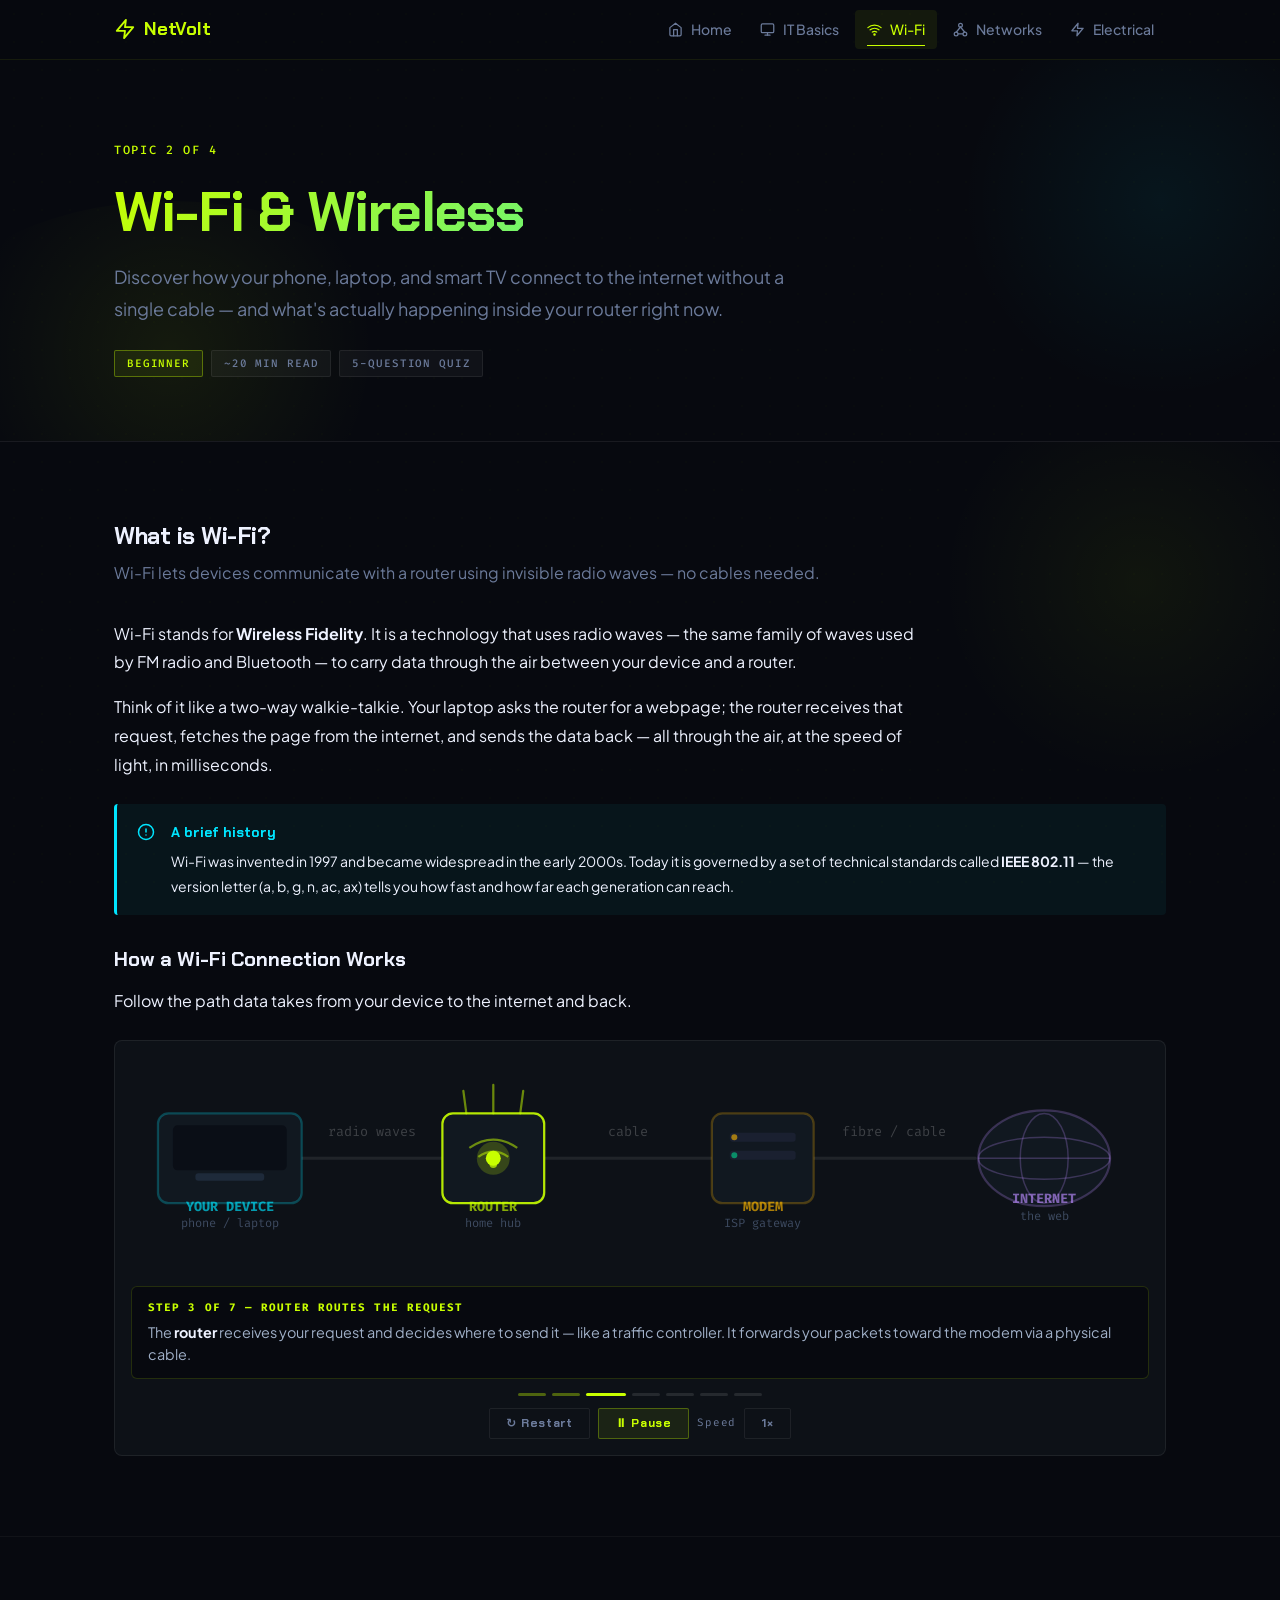
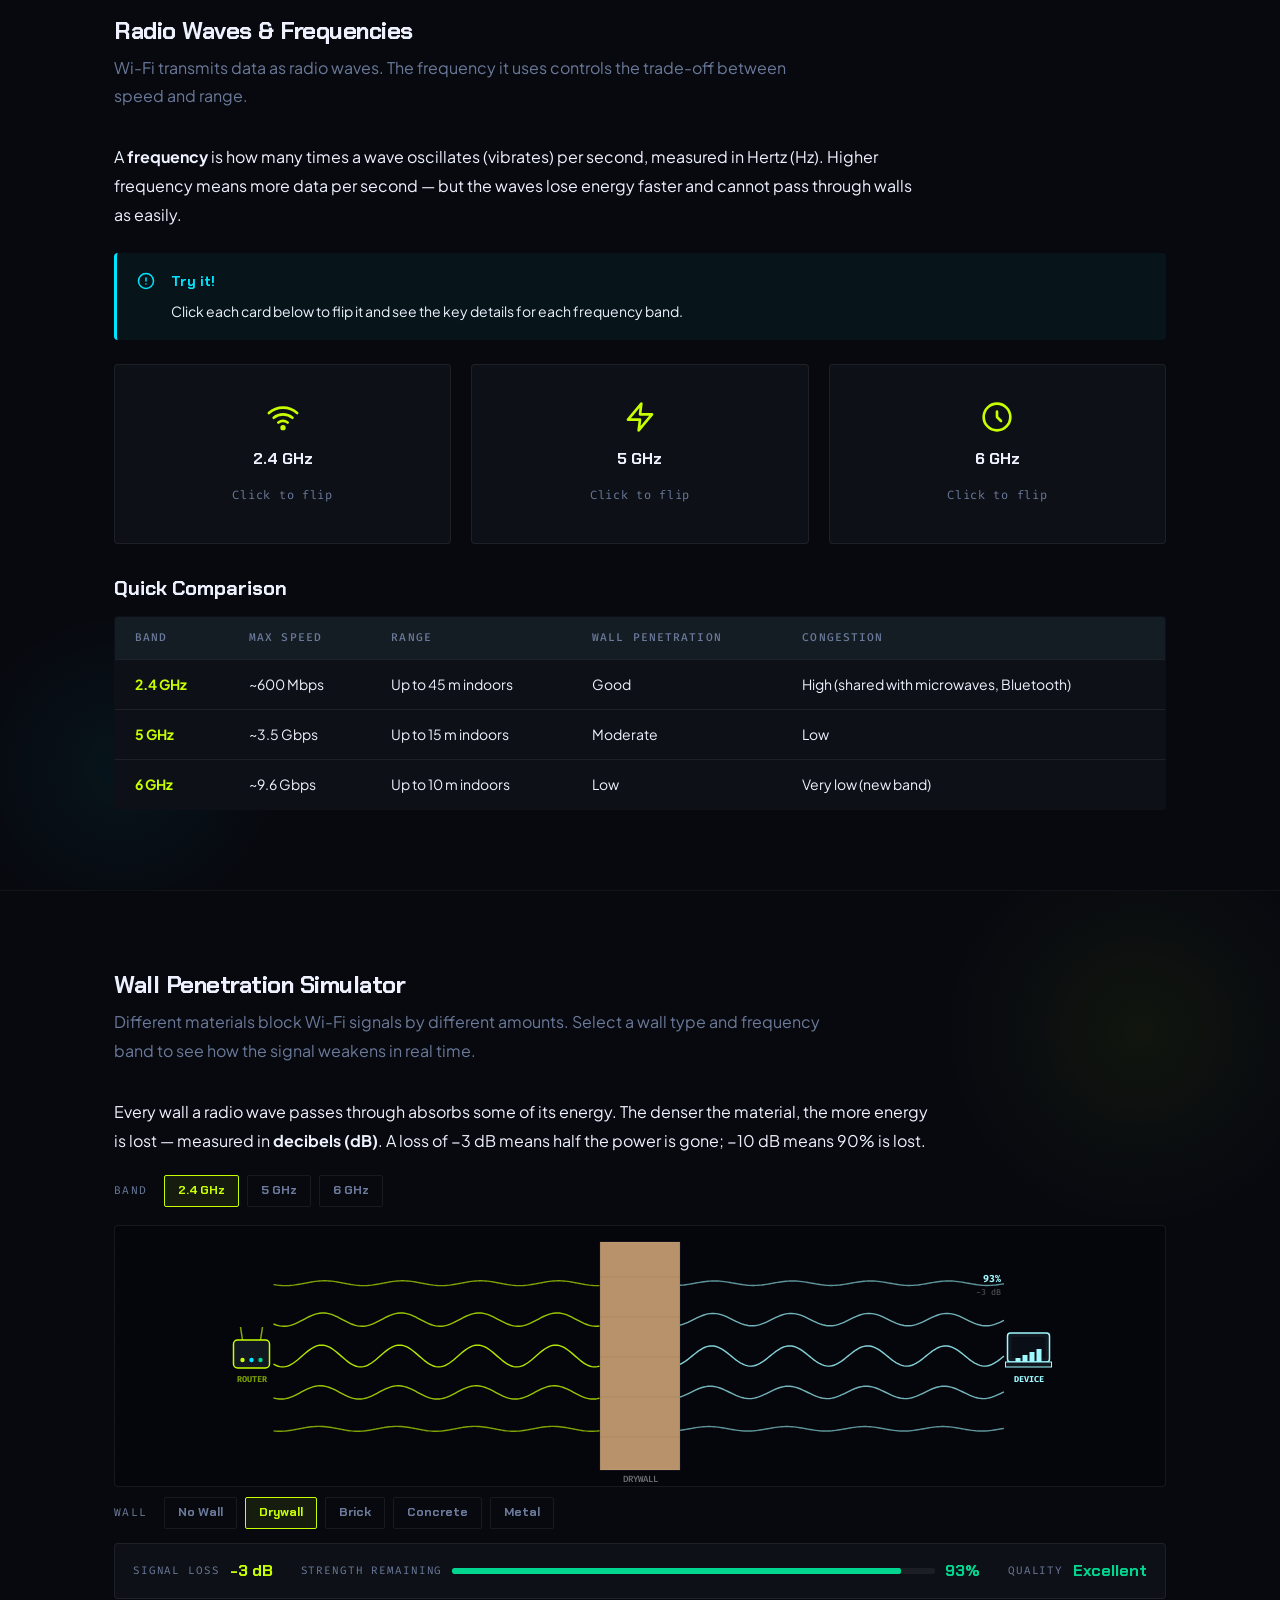
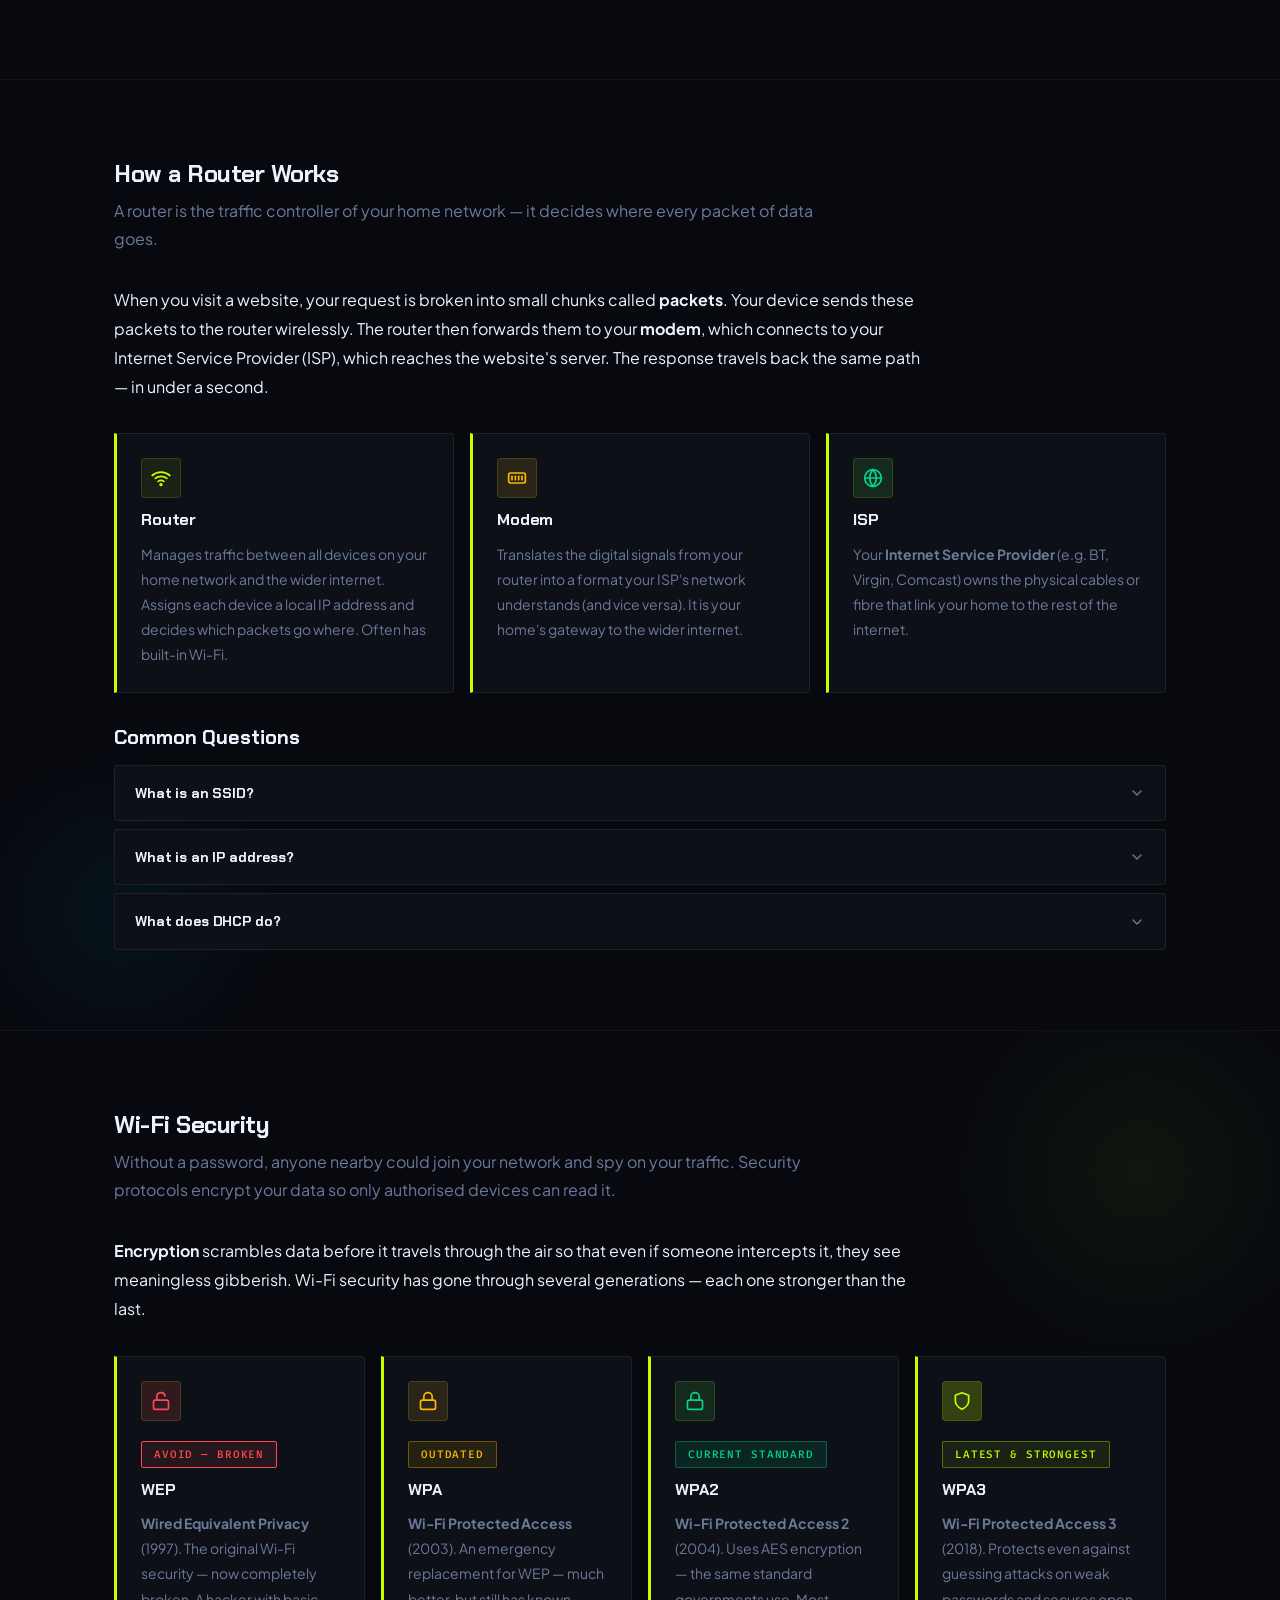
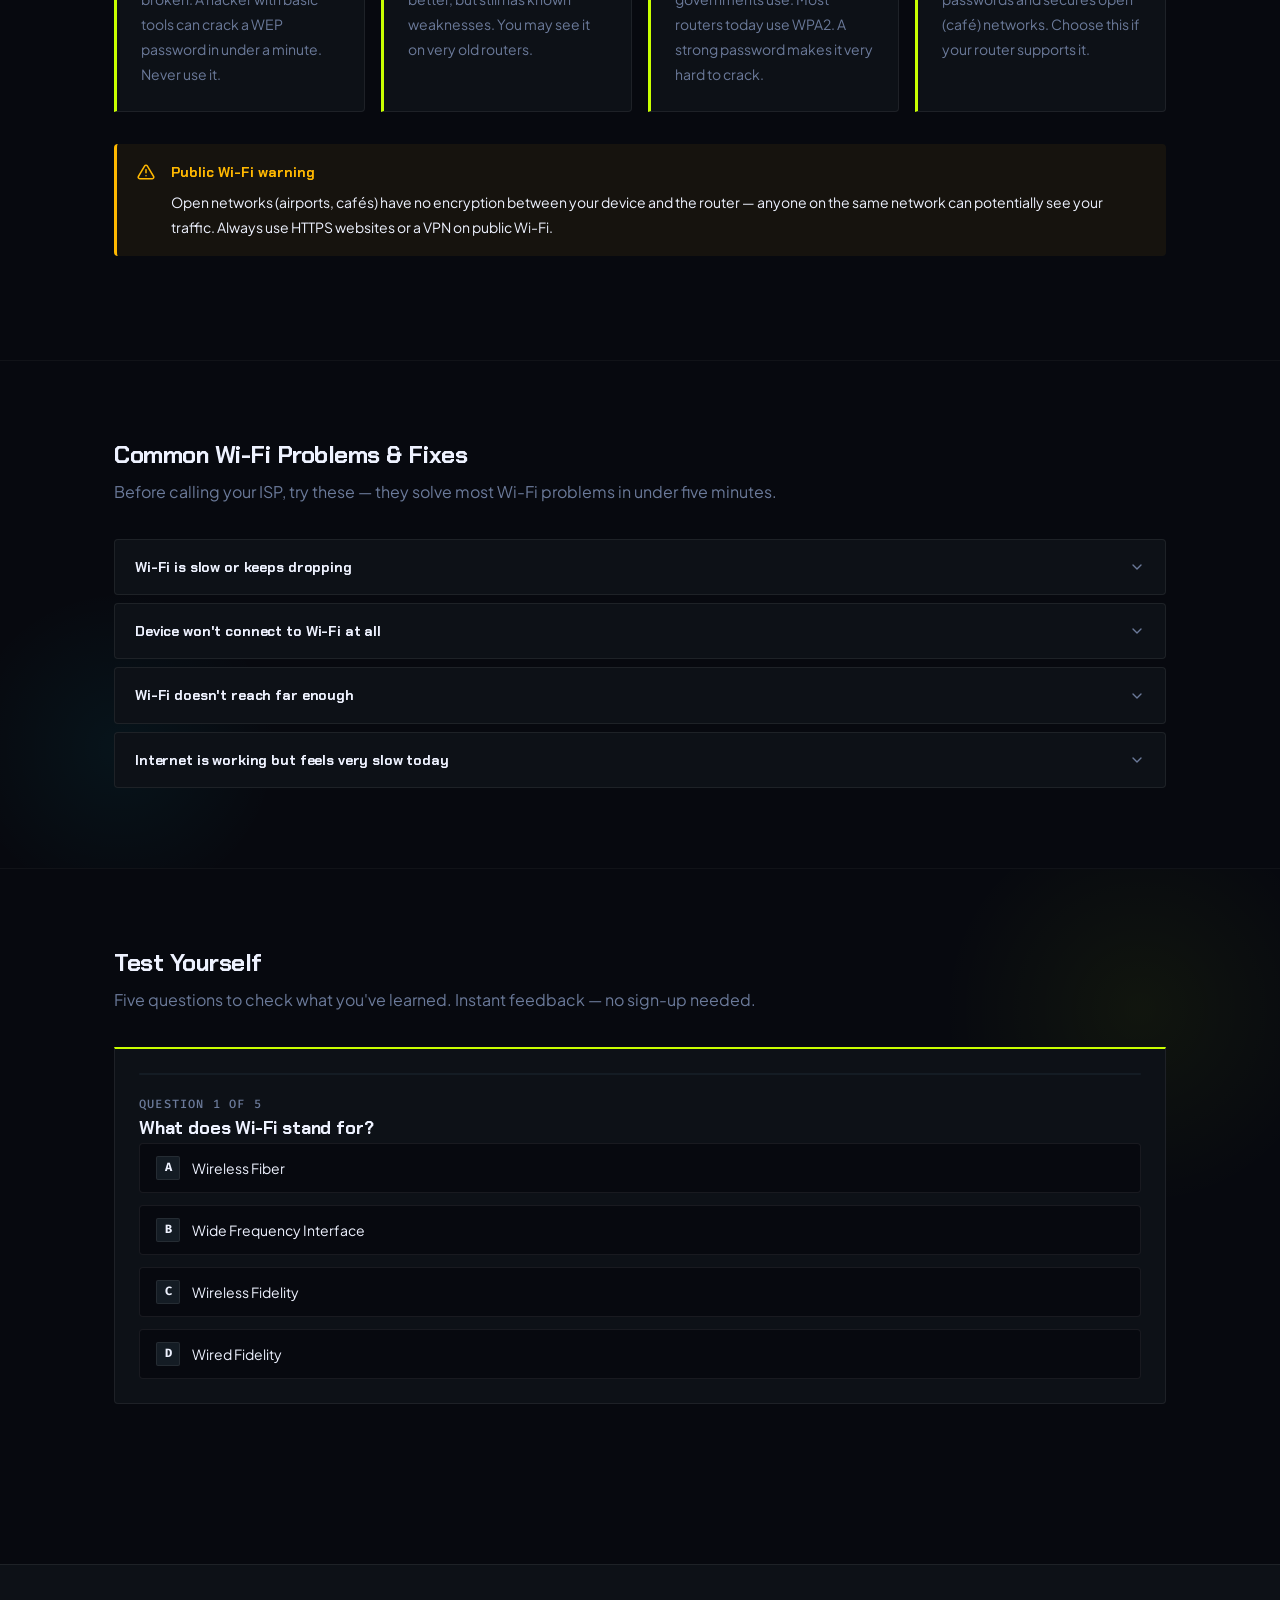
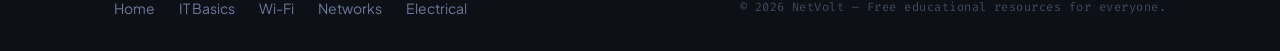
<file: pages/wifi-networking.html>
<!DOCTYPE html>
<html lang="en">
<head>
  <meta charset="UTF-8" />
  <meta name="viewport" content="width=device-width, initial-scale=1.0" />
  <meta name="description"
        content="Wi-Fi & Wireless Networking — learn how Wi-Fi works, what radio waves and frequencies are, how routers connect you to the internet, and how to stay secure. Beginner-friendly." />

  <title>Wi-Fi &amp; Wireless — NetVolt</title>

  <link rel="stylesheet" href="../css/global.css" />
  <link rel="stylesheet" href="../css/layout.css" />
  <link rel="stylesheet" href="../css/components.css" />
</head>

<body>

  <a href="#main-content" class="skip-link">Skip to main content</a>

  <!-- =========================================================
       NAVIGATION
       ========================================================= -->
  <nav class="site-nav" aria-label="Main navigation">
    <div class="container">

      <a href="../index.html" class="nav-logo" aria-label="NetVolt home">
        <svg aria-hidden="true" xmlns="http://www.w3.org/2000/svg"
             viewBox="0 0 24 24" fill="none"
             stroke="currentColor" stroke-width="2"
             stroke-linecap="round" stroke-linejoin="round">
          <polygon points="13 2 3 14 12 14 11 22 21 10 12 10 13 2"/>
        </svg>
        NetVolt
      </a>

      <ul class="nav-links" role="list">
        <li>
          <a href="../index.html">
            <svg aria-hidden="true" xmlns="http://www.w3.org/2000/svg"
                 viewBox="0 0 24 24" fill="none"
                 stroke="currentColor" stroke-width="2"
                 stroke-linecap="round" stroke-linejoin="round">
              <path d="M3 9l9-7 9 7v11a2 2 0 0 1-2 2H5a2 2 0 0 1-2-2z"/>
              <polyline points="9 22 9 12 15 12 15 22"/>
            </svg>
            Home
          </a>
        </li>
        <li>
          <a href="it-basics.html">
            <svg aria-hidden="true" xmlns="http://www.w3.org/2000/svg"
                 viewBox="0 0 24 24" fill="none"
                 stroke="currentColor" stroke-width="2"
                 stroke-linecap="round" stroke-linejoin="round">
              <rect x="2" y="3" width="20" height="14" rx="2"/>
              <line x1="8" y1="21" x2="16" y2="21"/>
              <line x1="12" y1="17" x2="12" y2="21"/>
            </svg>
            IT Basics
          </a>
        </li>
        <li>
          <a href="wifi-networking.html" class="active">
            <svg aria-hidden="true" xmlns="http://www.w3.org/2000/svg"
                 viewBox="0 0 24 24" fill="none"
                 stroke="currentColor" stroke-width="2"
                 stroke-linecap="round" stroke-linejoin="round">
              <path d="M5 12.55a11 11 0 0 1 14.08 0"/>
              <path d="M1.42 9a16 16 0 0 1 21.16 0"/>
              <path d="M8.53 16.11a6 6 0 0 1 6.95 0"/>
              <circle cx="12" cy="20" r="1" fill="currentColor"/>
            </svg>
            Wi-Fi
          </a>
        </li>
        <li>
          <a href="computer-networks.html">
            <svg aria-hidden="true" xmlns="http://www.w3.org/2000/svg"
                 viewBox="0 0 24 24" fill="none"
                 stroke="currentColor" stroke-width="2"
                 stroke-linecap="round" stroke-linejoin="round">
              <circle cx="12" cy="5" r="3"/>
              <circle cx="5" cy="19" r="3"/>
              <circle cx="19" cy="19" r="3"/>
              <line x1="12" y1="8" x2="5.5" y2="16"/>
              <line x1="12" y1="8" x2="18.5" y2="16"/>
              <line x1="8" y1="19" x2="16" y2="19"/>
            </svg>
            Networks
          </a>
        </li>
        <li>
          <a href="electrical-systems.html">
            <svg aria-hidden="true" xmlns="http://www.w3.org/2000/svg"
                 viewBox="0 0 24 24" fill="none"
                 stroke="currentColor" stroke-width="2"
                 stroke-linecap="round" stroke-linejoin="round">
              <polygon points="13 2 3 14 12 14 11 22 21 10 12 10 13 2"/>
            </svg>
            Electrical
          </a>
        </li>
      </ul>

      <button class="nav-hamburger"
              id="nav-hamburger"
              aria-controls="nav-mobile-menu"
              aria-expanded="false"
              aria-label="Open navigation menu">
        <span></span>
        <span></span>
        <span></span>
      </button>

    </div>
  </nav>

  <!-- Mobile dropdown -->
  <div class="nav-mobile-menu" id="nav-mobile-menu" role="dialog"
       aria-modal="true" aria-label="Navigation menu">
    <a href="../index.html">
      <svg aria-hidden="true" xmlns="http://www.w3.org/2000/svg"
           viewBox="0 0 24 24" fill="none"
           stroke="currentColor" stroke-width="2"
           stroke-linecap="round" stroke-linejoin="round">
        <path d="M3 9l9-7 9 7v11a2 2 0 0 1-2 2H5a2 2 0 0 1-2-2z"/>
        <polyline points="9 22 9 12 15 12 15 22"/>
      </svg>
      Home
    </a>
    <a href="it-basics.html">
      <svg aria-hidden="true" xmlns="http://www.w3.org/2000/svg"
           viewBox="0 0 24 24" fill="none"
           stroke="currentColor" stroke-width="2"
           stroke-linecap="round" stroke-linejoin="round">
        <rect x="2" y="3" width="20" height="14" rx="2"/>
        <line x1="8" y1="21" x2="16" y2="21"/>
        <line x1="12" y1="17" x2="12" y2="21"/>
      </svg>
      IT Basics
    </a>
    <a href="wifi-networking.html">
      <svg aria-hidden="true" xmlns="http://www.w3.org/2000/svg"
           viewBox="0 0 24 24" fill="none"
           stroke="currentColor" stroke-width="2"
           stroke-linecap="round" stroke-linejoin="round">
        <path d="M5 12.55a11 11 0 0 1 14.08 0"/>
        <path d="M1.42 9a16 16 0 0 1 21.16 0"/>
        <path d="M8.53 16.11a6 6 0 0 1 6.95 0"/>
        <circle cx="12" cy="20" r="1" fill="currentColor"/>
      </svg>
      Wi-Fi &amp; Wireless
    </a>
    <a href="computer-networks.html">
      <svg aria-hidden="true" xmlns="http://www.w3.org/2000/svg"
           viewBox="0 0 24 24" fill="none"
           stroke="currentColor" stroke-width="2"
           stroke-linecap="round" stroke-linejoin="round">
        <circle cx="12" cy="5" r="3"/>
        <circle cx="5" cy="19" r="3"/>
        <circle cx="19" cy="19" r="3"/>
        <line x1="12" y1="8" x2="5.5" y2="16"/>
        <line x1="12" y1="8" x2="18.5" y2="16"/>
        <line x1="8" y1="19" x2="16" y2="19"/>
      </svg>
      Computer Networks
    </a>
    <a href="electrical-systems.html">
      <svg aria-hidden="true" xmlns="http://www.w3.org/2000/svg"
           viewBox="0 0 24 24" fill="none"
           stroke="currentColor" stroke-width="2"
           stroke-linecap="round" stroke-linejoin="round">
        <polygon points="13 2 3 14 12 14 11 22 21 10 12 10 13 2"/>
      </svg>
      Electrical Systems
    </a>
  </div>

  <!-- =========================================================
       MAIN CONTENT
       ========================================================= -->
  <main class="site-main" id="main-content">

    <!-- PAGE HERO -->
    <section class="page-hero" aria-labelledby="hero-title">
      <div class="container">
        <p class="page-hero__eyebrow">Topic 2 of 4</p>
        <h1 class="page-hero__title" id="hero-title">Wi-Fi &amp; Wireless</h1>
        <p class="page-hero__subtitle">
          Discover how your phone, laptop, and smart TV connect to the internet
          without a single cable — and what's actually happening inside your
          router right now.
        </p>
        <div class="page-hero__tags">
          <span class="badge badge-accent">Beginner</span>
          <span class="badge badge-neutral">~20 min read</span>
          <span class="badge badge-neutral">5-Question Quiz</span>
        </div>
      </div>
    </section>

    <!-- =========================================================
         SECTION 1 — WHAT IS WI-FI?
         ========================================================= -->
    <section class="content-section" aria-labelledby="sec1-title">
      <div class="container">

        <h2 class="section-title" id="sec1-title">What is Wi-Fi?</h2>
        <p class="section-subtitle">
          Wi-Fi lets devices communicate with a router using invisible radio
          waves — no cables needed.
        </p>

        <p>
          Wi-Fi stands for <strong>Wireless Fidelity</strong>. It is a
          technology that uses radio waves — the same family of waves used by
          FM radio and Bluetooth — to carry data through the air between your
          device and a router.
        </p>

        <p style="margin-top: var(--space-4);">
          Think of it like a two-way walkie-talkie. Your laptop asks the router
          for a webpage; the router receives that request, fetches the page from
          the internet, and sends the data back — all through the air, at the
          speed of light, in milliseconds.
        </p>

        <div class="callout callout-tip" role="note">
          <svg aria-hidden="true" xmlns="http://www.w3.org/2000/svg"
               viewBox="0 0 24 24" fill="none"
               stroke="currentColor" stroke-width="2"
               stroke-linecap="round" stroke-linejoin="round">
            <circle cx="12" cy="12" r="10"/>
            <line x1="12" y1="8" x2="12" y2="12"/>
            <line x1="12" y1="16" x2="12.01" y2="16"/>
          </svg>
          <div class="callout__content">
            <p class="callout__title">A brief history</p>
            <p class="callout__body">
              Wi-Fi was invented in 1997 and became widespread in the early 2000s.
              Today it is governed by a set of technical standards called
              <strong>IEEE 802.11</strong> — the version letter (a, b, g, n, ac, ax)
              tells you how fast and how far each generation can reach.
            </p>
          </div>
        </div>

        <!-- How Wi-Fi works diagram -->
        <h3 style="margin: var(--space-8) 0 var(--space-4);">How a Wi-Fi Connection Works</h3>
        <p>Follow the path data takes from your device to the internet and back.</p>

        <div class="wf-wrap" style="margin-top: var(--space-6);">

          <svg class="wf-svg" viewBox="0 0 680 140" xmlns="http://www.w3.org/2000/svg"
               role="img"
               aria-label="Animated diagram: data travels from your device to the internet and back">

            <!-- Base dim lines (always visible) -->
            <line x1="114" y1="65" x2="208" y2="65"
                  stroke="rgba(255,255,255,0.08)" stroke-width="2" stroke-linecap="round"/>
            <line x1="276" y1="65" x2="388" y2="65"
                  stroke="rgba(255,255,255,0.08)" stroke-width="2" stroke-linecap="round"/>
            <line x1="456" y1="65" x2="564" y2="65"
                  stroke="rgba(255,255,255,0.08)" stroke-width="2" stroke-linecap="round"/>

            <!-- Glow lines (opacity toggled by JS to highlight active segment) -->
            <line id="wf-glow-dr" x1="114" y1="65" x2="208" y2="65"
                  stroke="#00e5ff" stroke-width="2.5" stroke-linecap="round" opacity="0"/>
            <line id="wf-glow-rm" x1="276" y1="65" x2="388" y2="65"
                  stroke="#c8ff00" stroke-width="2.5" stroke-linecap="round" opacity="0"/>
            <line id="wf-glow-mi" x1="456" y1="65" x2="564" y2="65"
                  stroke="#bc8cff" stroke-width="2.5" stroke-linecap="round" opacity="0"/>

            <!-- Connection type labels -->
            <text x="161" y="50" text-anchor="middle"
                  fill="rgba(255,255,255,0.2)" font-size="9"
                  font-family="'Fira Code','Courier New',monospace">radio waves</text>
            <text x="332" y="50" text-anchor="middle"
                  fill="rgba(255,255,255,0.2)" font-size="9"
                  font-family="'Fira Code','Courier New',monospace">cable</text>
            <text x="510" y="50" text-anchor="middle"
                  fill="rgba(255,255,255,0.2)" font-size="9"
                  font-family="'Fira Code','Courier New',monospace">fibre / cable</text>

            <!-- NODE: Device (center x=66) -->
            <g id="wf-node-device" tabindex="0" role="button"
               aria-label="Your device — click to jump to step 1">
              <rect id="wf-nr-device" x="18" y="35" width="96" height="60" rx="7"
                    fill="#111820" stroke="rgba(0,229,255,0.25)" stroke-width="1.5"/>
              <!-- laptop screen -->
              <rect x="28" y="43" width="76" height="30" rx="3" fill="#0a0e16"/>
              <!-- laptop base -->
              <rect x="43" y="75" width="46" height="5" rx="2" fill="#1e2a3a"/>
              <text x="66" y="100" text-anchor="middle"
                    fill="rgba(0,229,255,0.65)" font-size="9"
                    font-family="'Fira Code','Courier New',monospace" font-weight="700">YOUR DEVICE</text>
              <text x="66" y="111" text-anchor="middle"
                    fill="#3d4a60" font-size="8"
                    font-family="'Fira Code','Courier New',monospace">phone / laptop</text>
            </g>

            <!-- NODE: Router (center x=242) -->
            <g id="wf-node-router" tabindex="0" role="button"
               aria-label="Router — click to jump to step 3">
              <rect id="wf-nr-router" x="208" y="35" width="68" height="60" rx="7"
                    fill="#111820" stroke="rgba(200,255,0,0.25)" stroke-width="1.5"/>
              <!-- antennas -->
              <line x1="224" y1="35" x2="222" y2="20"
                    stroke="rgba(200,255,0,0.5)" stroke-width="1.5" stroke-linecap="round"/>
              <line x1="242" y1="35" x2="242" y2="16"
                    stroke="rgba(200,255,0,0.5)" stroke-width="1.5" stroke-linecap="round"/>
              <line x1="260" y1="35" x2="262" y2="20"
                    stroke="rgba(200,255,0,0.5)" stroke-width="1.5" stroke-linecap="round"/>
              <!-- Wi-Fi arcs -->
              <path d="M226 58 Q242 47 258 58"
                    fill="none" stroke="rgba(200,255,0,0.5)" stroke-width="1.5"/>
              <path d="M232 64 Q242 57 252 64"
                    fill="none" stroke="rgba(200,255,0,0.5)" stroke-width="1.5"/>
              <circle cx="242" cy="69" r="2.5" fill="rgba(200,255,0,0.7)"/>
              <text x="242" y="100" text-anchor="middle"
                    fill="rgba(200,255,0,0.65)" font-size="9"
                    font-family="'Fira Code','Courier New',monospace" font-weight="700">ROUTER</text>
              <text x="242" y="111" text-anchor="middle"
                    fill="#3d4a60" font-size="8"
                    font-family="'Fira Code','Courier New',monospace">home hub</text>
            </g>

            <!-- NODE: Modem (center x=422) -->
            <g id="wf-node-modem" tabindex="0" role="button"
               aria-label="Modem — click to jump to step 5">
              <rect id="wf-nr-modem" x="388" y="35" width="68" height="60" rx="7"
                    fill="#111820" stroke="rgba(255,184,0,0.25)" stroke-width="1.5"/>
              <!-- modem indicator bars -->
              <rect x="400" y="48" width="44" height="6" rx="2" fill="#1a2030"/>
              <rect x="400" y="60" width="44" height="6" rx="2" fill="#1a2030"/>
              <!-- LEDs -->
              <circle cx="403" cy="51" r="2" fill="rgba(255,184,0,0.6)"/>
              <circle cx="403" cy="63" r="2" fill="rgba(0,214,143,0.6)"/>
              <text x="422" y="100" text-anchor="middle"
                    fill="rgba(255,184,0,0.65)" font-size="9"
                    font-family="'Fira Code','Courier New',monospace" font-weight="700">MODEM</text>
              <text x="422" y="111" text-anchor="middle"
                    fill="#3d4a60" font-size="8"
                    font-family="'Fira Code','Courier New',monospace">ISP gateway</text>
            </g>

            <!-- NODE: Internet cloud (center x=610) -->
            <g id="wf-node-internet" tabindex="0" role="button"
               aria-label="Internet — click to jump to step 6">
              <ellipse id="wf-nr-internet" cx="610" cy="65" rx="44" ry="32"
                       fill="#111820" stroke="rgba(188,140,255,0.25)" stroke-width="1.5"/>
              <!-- globe lines -->
              <ellipse cx="610" cy="65" rx="16" ry="30"
                       fill="none" stroke="rgba(188,140,255,0.25)" stroke-width="1"/>
              <line x1="566" y1="65" x2="654" y2="65"
                    stroke="rgba(188,140,255,0.25)" stroke-width="1"/>
              <ellipse cx="610" cy="65" rx="44" ry="14"
                       fill="none" stroke="rgba(188,140,255,0.25)" stroke-width="1"/>
              <text x="610" y="95" text-anchor="middle"
                    fill="rgba(188,140,255,0.65)" font-size="9"
                    font-family="'Fira Code','Courier New',monospace" font-weight="700">INTERNET</text>
              <text x="610" y="106" text-anchor="middle"
                    fill="#3d4a60" font-size="8"
                    font-family="'Fira Code','Courier New',monospace">the web</text>
            </g>

            <!-- Packet glow halo (behind dot) -->
            <circle id="wf-packet-glow" cx="66" cy="65" r="11"
                    fill="rgba(0,229,255,0.18)"/>
            <!-- Packet dot -->
            <circle id="wf-packet" cx="66" cy="65" r="5" fill="#00e5ff"/>

          </svg>

          <!-- Step description — role="status" so screen readers announce changes -->
          <div class="wf-step-box" role="status" aria-live="polite">
            <div class="wf-step-label" id="wf-step-label">STEP 1 OF 7 — OUTGOING REQUEST</div>
            <div class="wf-step-text" id="wf-step-text">
              Your device (phone or laptop) prepares a <strong>request</strong> — for example,
              "load this webpage." It converts the request into radio waves and broadcasts
              them into the air.
            </div>
          </div>

          <!-- Progress dots — one per step, clickable -->
          <div class="wf-dots" role="group" aria-label="Animation progress — click a dot to jump to that step">
            <button class="wf-dot wf-dot--active" data-step="0" aria-label="Step 1: Outgoing request"></button>
            <button class="wf-dot" data-step="1" aria-label="Step 2: Radio waves to router"></button>
            <button class="wf-dot" data-step="2" aria-label="Step 3: Router routes request"></button>
            <button class="wf-dot" data-step="3" aria-label="Step 4: Router to modem via cable"></button>
            <button class="wf-dot" data-step="4" aria-label="Step 5: Modem to internet via fibre"></button>
            <button class="wf-dot" data-step="5" aria-label="Step 6: Response travels back"></button>
            <button class="wf-dot" data-step="6" aria-label="Step 7: Data arrives at your device"></button>
          </div>

          <!-- Controls -->
          <div class="wf-controls">
            <button class="wf-btn wf-btn--ghost" id="wf-restart"
                    aria-label="Restart animation from the beginning">&#8635; Restart</button>
            <button class="wf-btn" id="wf-playpause"
                    aria-label="Pause animation">&#9208; Pause</button>
            <span class="wf-speed-label">Speed</span>
            <button class="wf-btn wf-btn--ghost" id="wf-speed"
                    aria-label="Change animation speed">1&times;</button>
          </div>

        </div>

      </div>
    </section>

    <style>
    /* ── Wi-Fi flow animation ── */
    .wf-wrap {
      background: var(--color-bg-secondary);
      border: 1px solid var(--color-border);
      border-radius: 8px;
      padding: 20px 16px 16px;
      overflow: hidden;
    }
    .wf-svg {
      width: 100%;
      display: block;
    }
    .wf-step-box {
      margin-top: 16px;
      background: var(--color-bg-primary);
      border: 1px solid rgba(200, 255, 0, 0.15);
      border-radius: 6px;
      padding: 12px 16px;
      min-height: 60px;
    }
    .wf-step-label {
      font-family: var(--font-mono);
      font-size: 0.68rem;
      font-weight: 700;
      letter-spacing: 0.1em;
      color: var(--color-lime);
      margin-bottom: 4px;
      transition: color 0.3s;
    }
    .wf-step-text {
      font-size: 0.9rem;
      color: var(--color-text-subtle);
      line-height: 1.55;
    }
    .wf-step-text strong { color: var(--color-text-primary); }
    .wf-dots {
      display: flex;
      align-items: center;
      justify-content: center;
      gap: 6px;
      margin-top: 14px;
    }
    .wf-dot {
      width: 28px;
      height: 3px;
      border-radius: 2px;
      background: rgba(255, 255, 255, 0.1);
      border: none;
      cursor: pointer;
      padding: 0;
      transition: background 0.3s, width 0.2s;
    }
    .wf-dot:hover { background: rgba(200, 255, 0, 0.3); }
    .wf-dot--active {
      background: var(--color-lime);
      width: 40px;
    }
    .wf-dot--done { background: rgba(200, 255, 0, 0.35); }
    .wf-controls {
      display: flex;
      align-items: center;
      justify-content: center;
      gap: 8px;
      margin-top: 12px;
      flex-wrap: wrap;
    }
    .wf-btn {
      font-family: var(--font-heading);
      font-size: 0.75rem;
      font-weight: 700;
      padding: 5px 16px;
      background: rgba(200, 255, 0, 0.08);
      color: var(--color-lime);
      border: 1px solid rgba(200, 255, 0, 0.3);
      border-radius: 2px;
      cursor: pointer;
      letter-spacing: 0.06em;
      transition: background 0.2s;
      line-height: 1.6;
    }
    .wf-btn:hover { background: rgba(200, 255, 0, 0.16); }
    .wf-btn--ghost {
      background: transparent;
      color: var(--color-text-secondary);
      border-color: var(--color-border);
    }
    .wf-btn--ghost:hover {
      border-color: rgba(200, 255, 0, 0.4);
      color: var(--color-lime);
    }
    .wf-speed-label {
      font-family: var(--font-mono);
      font-size: 0.68rem;
      color: var(--color-text-secondary);
      letter-spacing: 0.08em;
    }
    </style>

    <script>
    (function () {
      'use strict';

      /* ── Node centre X positions — must match SVG viewBox coords ── */
      var NODE_X = { device: 66, router: 242, modem: 422, internet: 610 };
      var NODE_Y = 65;

      /* ── Node border elements and their dim/bright stroke colours ── */
      var NODE_BORDER = {
        device:   { el: null, dim: 'rgba(0,229,255,0.25)',   bright: 'rgba(0,229,255,0.9)'   },
        router:   { el: null, dim: 'rgba(200,255,0,0.25)',   bright: 'rgba(200,255,0,0.9)'   },
        modem:    { el: null, dim: 'rgba(255,184,0,0.25)',   bright: 'rgba(255,184,0,0.9)'   },
        internet: { el: null, dim: 'rgba(188,140,255,0.25)', bright: 'rgba(188,140,255,0.9)' }
      };

      /* ── 7 step definitions ── */
      var STEPS = [
        /* 0 — Device idle */
        {
          from: 'device', to: 'device', segments: [],
          activeNodes: ['device'],
          labelColor: '#00e5ff',
          label: 'STEP 1 OF 7 — OUTGOING REQUEST',
          text: 'Your device (phone or laptop) prepares a <strong>request</strong> — for example, "load this webpage." It converts the request into radio waves and broadcasts them into the air.',
          packetFill: '#00e5ff', glowFill: 'rgba(0,229,255,0.2)'
        },
        /* 1 — Device → Router */
        {
          from: 'device', to: 'router', segments: ['dr'],
          activeNodes: ['device', 'router'],
          labelColor: '#00e5ff',
          label: 'STEP 2 OF 7 — RADIO WAVES TO ROUTER',
          text: 'The <strong>radio waves</strong> travel through the air at the speed of light and are picked up by your router\'s antenna — no cable needed.',
          packetFill: '#00e5ff', glowFill: 'rgba(0,229,255,0.2)'
        },
        /* 2 — Router idle */
        {
          from: 'router', to: 'router', segments: [],
          activeNodes: ['router'],
          labelColor: '#c8ff00',
          label: 'STEP 3 OF 7 — ROUTER ROUTES THE REQUEST',
          text: 'The <strong>router</strong> receives your request and decides where to send it — like a traffic controller. It forwards your packets toward the modem via a physical cable.',
          packetFill: '#c8ff00', glowFill: 'rgba(200,255,0,0.2)'
        },
        /* 3 — Router → Modem */
        {
          from: 'router', to: 'modem', segments: ['rm'],
          activeNodes: ['router', 'modem'],
          labelColor: '#c8ff00',
          label: 'STEP 4 OF 7 — ROUTER → MODEM (CABLE)',
          text: 'Your request travels down a <strong>cable</strong> from the router to the modem. The modem then translates it into a signal your ISP\'s network can understand.',
          packetFill: '#c8ff00', glowFill: 'rgba(200,255,0,0.2)'
        },
        /* 4 — Modem → Internet */
        {
          from: 'modem', to: 'internet', segments: ['mi'],
          activeNodes: ['modem', 'internet'],
          labelColor: '#bc8cff',
          label: 'STEP 5 OF 7 — MODEM → INTERNET (FIBRE)',
          text: 'The modem sends your request through your ISP\'s <strong>fibre or cable</strong> line — out of your home and onto the global internet, reaching the destination server in milliseconds.',
          packetFill: '#bc8cff', glowFill: 'rgba(188,140,255,0.2)'
        },
        /* 5 — Internet → Modem (response) */
        {
          from: 'internet', to: 'modem', segments: ['mi'],
          activeNodes: ['internet', 'modem'],
          labelColor: '#bc8cff',
          label: 'STEP 6 OF 7 — RESPONSE TRAVELS BACK',
          text: 'The web server sends the <strong>response</strong> (the webpage data) back along the same path — through the internet, down the fibre line, arriving at your modem.',
          packetFill: '#bc8cff', glowFill: 'rgba(188,140,255,0.2)'
        },
        /* 6 — Modem → Device (modem→router→device combined) */
        {
          from: 'modem', to: 'device', segments: ['rm', 'dr'],
          activeNodes: ['modem', 'router', 'device'],
          labelColor: '#00e5ff',
          label: 'STEP 7 OF 7 — DATA ARRIVES AT YOUR DEVICE',
          text: 'The response arrives back at your device over <strong>Wi‑Fi</strong>. Your browser receives the packets and assembles the page — done, in under a second.',
          packetFill: '#00e5ff', glowFill: 'rgba(0,229,255,0.2)'
        }
      ];

      /* ── Timing constants (milliseconds) ── */
      var HOLD_MS   = 1400; /* pause at idle node before advancing */
      var TRAVEL_MS = 900;  /* time to travel one segment          */
      var LOOP_MS   = 1800; /* pause before looping back to step 1 */

      /* ── Animation state ── */
      var currentStep    = 0;
      var playing        = true;
      var speeds         = [1, 2, 0.5];
      var speedIdx       = 0;
      var traveling      = false;
      var travelProgress = 0;
      var lastRafTime    = null;
      var holdTimer      = null;

      /* ── DOM references ── */
      var packetEl    = document.getElementById('wf-packet');
      var glowEl      = document.getElementById('wf-packet-glow');
      var stepLabelEl = document.getElementById('wf-step-label');
      var stepTextEl  = document.getElementById('wf-step-text');
      var ppBtn       = document.getElementById('wf-playpause');
      var speedBtn    = document.getElementById('wf-speed');
      var dots        = document.querySelectorAll('.wf-dot');
      var glowLines   = {
        dr: document.getElementById('wf-glow-dr'),
        rm: document.getElementById('wf-glow-rm'),
        mi: document.getElementById('wf-glow-mi')
      };

      /* Cache node border elements */
      Object.keys(NODE_BORDER).forEach(function (key) {
        NODE_BORDER[key].el = document.getElementById('wf-nr-' + key);
      });

      /* ── Helpers ── */
      function easeInOut(t) {
        /* Quadratic ease-in/out: slow start, fast middle, slow end */
        return t < 0.5 ? 2 * t * t : -1 + (4 - 2 * t) * t;
      }

      function lerp(a, b, t) { return a + (b - a) * t; }

      function setPacketPos(x, stepIdx) {
        var s = STEPS[stepIdx];
        packetEl.setAttribute('cx', x);
        packetEl.setAttribute('cy', NODE_Y);
        packetEl.setAttribute('fill', s.packetFill);
        glowEl.setAttribute('cx', x);
        glowEl.setAttribute('cy', NODE_Y);
        glowEl.setAttribute('fill', s.glowFill);
      }

      function setGlowLines(segments) {
        /* Light up only the listed segments; dim all others */
        Object.keys(glowLines).forEach(function (key) {
          glowLines[key].setAttribute('opacity',
            segments.indexOf(key) !== -1 ? '1' : '0');
        });
      }

      function updateNodeBorders(stepIdx) {
        var active = STEPS[stepIdx].activeNodes;
        Object.keys(NODE_BORDER).forEach(function (key) {
          var nb     = NODE_BORDER[key];
          var stroke = active.indexOf(key) !== -1 ? nb.bright : nb.dim;
          nb.el.setAttribute('stroke', stroke);
        });
      }

      function updateDots(stepIdx) {
        dots.forEach(function (d, i) {
          d.className = 'wf-dot' +
            (i === stepIdx ? ' wf-dot--active'
              : i < stepIdx ? ' wf-dot--done' : '');
        });
      }

      function updateStepUI(stepIdx) {
        var s = STEPS[stepIdx];
        stepLabelEl.textContent = s.label;
        stepLabelEl.style.color = s.labelColor;
        stepTextEl.innerHTML    = s.text;
        setGlowLines(s.segments);
        updateNodeBorders(stepIdx);
        updateDots(stepIdx);
      }

      /* ── Advance logic ── */
      function startHold(ms) {
        holdTimer = setTimeout(function () {
          if (playing) advanceStep();
        }, ms / speeds[speedIdx]);
      }

      function advanceStep() {
        clearTimeout(holdTimer);
        if (currentStep < STEPS.length - 1) {
          currentStep++;
          applyStep(currentStep);
        } else {
          /* End of sequence — loop after a pause */
          holdTimer = setTimeout(function () {
            if (playing) { currentStep = 0; applyStep(0); }
          }, LOOP_MS / speeds[speedIdx]);
        }
      }

      function applyStep(stepIdx) {
        var s = STEPS[stepIdx];
        updateStepUI(stepIdx);
        if (s.from === s.to) {
          /* Stationary at node: snap packet, clear glow lines, schedule advance */
          setPacketPos(NODE_X[s.to], stepIdx);
          setGlowLines([]);
          traveling = false;
          if (playing) startHold(HOLD_MS);
        } else {
          /* Traveling: start interpolation loop */
          traveling      = true;
          travelProgress = 0;
          lastRafTime    = null;
          setPacketPos(NODE_X[s.from], stepIdx);
        }
      }

      /* ── Jump to step (node click / dot click) ── */
      function jumpTo(stepIdx) {
        clearTimeout(holdTimer);
        traveling  = false;
        currentStep = stepIdx;
        applyStep(currentStep);
      }

      /* ── requestAnimationFrame loop ── */
      function rafLoop(ts) {
        if (traveling && playing) {
          if (!lastRafTime) lastRafTime = ts;
          var dt = (ts - lastRafTime) * speeds[speedIdx];
          lastRafTime = ts;
          travelProgress += dt / TRAVEL_MS;

          if (travelProgress >= 1) {
            /* Arrived at destination */
            travelProgress = 1;
            traveling      = false;
            var s = STEPS[currentStep];
            setPacketPos(NODE_X[s.to], currentStep);
            if (playing) startHold(300);
          } else {
            /* Interpolate packet position */
            var s2   = STEPS[currentStep];
            var fromX = NODE_X[s2.from];
            var toX   = NODE_X[s2.to];
            setPacketPos(lerp(fromX, toX, easeInOut(travelProgress)), currentStep);
          }
        }
        requestAnimationFrame(rafLoop);
      }

      /* ── Control: Pause / Play ── */
      ppBtn.addEventListener('click', function () {
        playing = !playing;
        if (playing) {
          ppBtn.textContent = '⏸ Pause';
          ppBtn.setAttribute('aria-label', 'Pause animation');
          if (traveling) {
            lastRafTime = null; /* resume from current position */
          } else {
            startHold(HOLD_MS);
          }
        } else {
          ppBtn.textContent = '▶ Play';
          ppBtn.setAttribute('aria-label', 'Play animation');
          clearTimeout(holdTimer);
        }
      });

      /* ── Control: Restart ── */
      document.getElementById('wf-restart').addEventListener('click', function () {
        clearTimeout(holdTimer);
        traveling   = false;
        playing     = true;
        currentStep = 0;
        ppBtn.textContent = '⏸ Pause';
        ppBtn.setAttribute('aria-label', 'Pause animation');
        applyStep(0);
      });

      /* ── Control: Speed ── */
      document.getElementById('wf-speed').addEventListener('click', function () {
        speedIdx = (speedIdx + 1) % speeds.length;
        speedBtn.textContent = speeds[speedIdx] + '×';
        speedBtn.setAttribute('aria-label', 'Change animation speed — currently ' + speeds[speedIdx] + '×');
      });

      /* ── Progress dots ── */
      dots.forEach(function (dot) {
        dot.addEventListener('click', function () {
          jumpTo(parseInt(dot.dataset.step, 10));
        });
      });

      /* ── Node clicks + keyboard activation ── */
      var nodeClickMap = [
        { id: 'wf-node-device',   step: 0 },
        { id: 'wf-node-router',   step: 2 },
        { id: 'wf-node-modem',    step: 4 },
        { id: 'wf-node-internet', step: 5 }
      ];
      nodeClickMap.forEach(function (pair) {
        var el = document.getElementById(pair.id);
        el.addEventListener('click', function () { jumpTo(pair.step); });
        el.addEventListener('keydown', function (e) {
          if (e.key === 'Enter' || e.key === ' ') {
            e.preventDefault();
            jumpTo(pair.step);
          }
        });
      });

      /* ── Initialise ── */
      applyStep(0);
      requestAnimationFrame(rafLoop);

    }());
    </script>

    <!-- =========================================================
         SECTION 2 — RADIO WAVES & FREQUENCIES
         ========================================================= -->
    <section class="content-section" aria-labelledby="sec2-title">
      <div class="container">

        <h2 class="section-title" id="sec2-title">Radio Waves &amp; Frequencies</h2>
        <p class="section-subtitle">
          Wi-Fi transmits data as radio waves. The frequency it uses controls
          the trade-off between speed and range.
        </p>

        <p>
          A <strong>frequency</strong> is how many times a wave oscillates
          (vibrates) per second, measured in Hertz (Hz). Higher frequency means
          more data per second — but the waves lose energy faster and cannot
          pass through walls as easily.
        </p>

        <div class="callout callout-tip" role="note">
          <svg aria-hidden="true" xmlns="http://www.w3.org/2000/svg"
               viewBox="0 0 24 24" fill="none"
               stroke="currentColor" stroke-width="2"
               stroke-linecap="round" stroke-linejoin="round">
            <circle cx="12" cy="12" r="10"/>
            <line x1="12" y1="8" x2="12" y2="12"/>
            <line x1="12" y1="16" x2="12.01" y2="16"/>
          </svg>
          <div class="callout__content">
            <p class="callout__title">Try it!</p>
            <p class="callout__body">
              Click each card below to flip it and see the key details for each
              frequency band.
            </p>
          </div>
        </div>

        <div class="flip-grid" role="list" style="margin-top: var(--space-6);">

          <!-- 2.4 GHz -->
          <div class="flip-card" role="listitem"
               tabindex="0"
               aria-label="2.4 GHz band — click to flip and learn more">
            <div class="flip-card__inner">
              <div class="flip-card__front">
                <svg aria-hidden="true" xmlns="http://www.w3.org/2000/svg"
                     viewBox="0 0 24 24" fill="none" stroke="currentColor"
                     stroke-width="2" stroke-linecap="round" stroke-linejoin="round">
                  <path d="M5 12.55a11 11 0 0 1 14.08 0"/>
                  <path d="M1.42 9a16 16 0 0 1 21.16 0"/>
                  <path d="M8.53 16.11a6 6 0 0 1 6.95 0"/>
                  <circle cx="12" cy="20" r="1" fill="currentColor"/>
                </svg>
                <p class="flip-card__front-title">2.4 GHz</p>
                <p class="flip-card__hint">Click to flip</p>
              </div>
              <div class="flip-card__back">
                <p class="flip-card__back-text">
                  <strong>Longer range, slower speed.</strong> Travels farther
                  and passes through walls better — but gets congested because
                  microwaves and Bluetooth also use this band.
                  Best for: far rooms, older devices.
                </p>
              </div>
            </div>
          </div>

          <!-- 5 GHz -->
          <div class="flip-card" role="listitem"
               tabindex="0"
               aria-label="5 GHz band — click to flip and learn more">
            <div class="flip-card__inner">
              <div class="flip-card__front">
                <svg aria-hidden="true" xmlns="http://www.w3.org/2000/svg"
                     viewBox="0 0 24 24" fill="none" stroke="currentColor"
                     stroke-width="2" stroke-linecap="round" stroke-linejoin="round">
                  <polygon points="13 2 3 14 12 14 11 22 21 10 12 10 13 2"/>
                </svg>
                <p class="flip-card__front-title">5 GHz</p>
                <p class="flip-card__hint">Click to flip</p>
              </div>
              <div class="flip-card__back">
                <p class="flip-card__back-text">
                  <strong>Shorter range, much faster speed.</strong> Less
                  congested with more channels available. Walls and distance
                  weaken it quickly.
                  Best for: streaming, gaming, close to the router.
                </p>
              </div>
            </div>
          </div>

          <!-- 6 GHz (Wi-Fi 6E) -->
          <div class="flip-card" role="listitem"
               tabindex="0"
               aria-label="6 GHz band — click to flip and learn more">
            <div class="flip-card__inner">
              <div class="flip-card__front">
                <svg aria-hidden="true" xmlns="http://www.w3.org/2000/svg"
                     viewBox="0 0 24 24" fill="none" stroke="currentColor"
                     stroke-width="2" stroke-linecap="round" stroke-linejoin="round">
                  <circle cx="12" cy="12" r="10"/>
                  <path d="M12 8v4l3 3"/>
                </svg>
                <p class="flip-card__front-title">6 GHz</p>
                <p class="flip-card__hint">Click to flip</p>
              </div>
              <div class="flip-card__back">
                <p class="flip-card__back-text">
                  <strong>Newest band (Wi-Fi 6E &amp; 7).</strong> Extremely
                  fast and nearly empty of interference — but only works
                  within close range and needs compatible hardware.
                  Best for: future-proofing, dense environments.
                </p>
              </div>
            </div>
          </div>

        </div>

        <!-- Quick comparison table -->
        <h3 style="margin: var(--space-8) 0 var(--space-4);">Quick Comparison</h3>
        <div style="overflow-x: auto;">
          <table class="compare-table" aria-label="Frequency band comparison">
            <thead>
              <tr>
                <th scope="col">Band</th>
                <th scope="col">Max Speed</th>
                <th scope="col">Range</th>
                <th scope="col">Wall Penetration</th>
                <th scope="col">Congestion</th>
              </tr>
            </thead>
            <tbody>
              <tr>
                <td><strong>2.4 GHz</strong></td>
                <td>~600 Mbps</td>
                <td>Up to 45 m indoors</td>
                <td>Good</td>
                <td>High (shared with microwaves, Bluetooth)</td>
              </tr>
              <tr>
                <td><strong>5 GHz</strong></td>
                <td>~3.5 Gbps</td>
                <td>Up to 15 m indoors</td>
                <td>Moderate</td>
                <td>Low</td>
              </tr>
              <tr>
                <td><strong>6 GHz</strong></td>
                <td>~9.6 Gbps</td>
                <td>Up to 10 m indoors</td>
                <td>Low</td>
                <td>Very low (new band)</td>
              </tr>
            </tbody>
          </table>
        </div>

      </div>
    </section>

    <!-- =========================================================
         SECTION 2.5 — WALL PENETRATION SIMULATOR
         ========================================================= -->
    <section class="content-section" aria-labelledby="sec-wall-title">
      <div class="container">

        <h2 class="section-title" id="sec-wall-title">Wall Penetration Simulator</h2>
        <p class="section-subtitle">
          Different materials block Wi-Fi signals by different amounts.
          Select a wall type and frequency band to see how the signal weakens in real time.
        </p>

        <p>
          Every wall a radio wave passes through absorbs some of its energy.
          The denser the material, the more energy is lost — measured in
          <strong>decibels (dB)</strong>. A loss of −3 dB means half the power
          is gone; −10 dB means 90% is lost.
        </p>

        <!-- Band selector -->
        <div class="wp-toolbar" role="group" aria-label="Select Wi-Fi frequency band">
          <span class="wp-label">BAND</span>
          <button class="wp-btn wp-btn--active" data-band="2.4" aria-pressed="true">2.4 GHz</button>
          <button class="wp-btn" data-band="5" aria-pressed="false">5 GHz</button>
          <button class="wp-btn" data-band="6" aria-pressed="false">6 GHz</button>
        </div>

        <!-- Canvas -->
        <div class="wp-scene-wrap" role="img" aria-label="Animated radio wave wall penetration simulator">
          <canvas id="wp-canvas"></canvas>
        </div>

        <!-- Wall selector -->
        <div class="wp-toolbar" role="group" aria-label="Select wall material" style="margin-top:10px;">
          <span class="wp-label">WALL</span>
          <button class="wp-btn" data-wall="none" aria-pressed="false">No Wall</button>
          <button class="wp-btn wp-btn--active" data-wall="drywall" aria-pressed="true">Drywall</button>
          <button class="wp-btn" data-wall="brick" aria-pressed="false">Brick</button>
          <button class="wp-btn" data-wall="concrete" aria-pressed="false">Concrete</button>
          <button class="wp-btn" data-wall="metal" aria-pressed="false">Metal</button>
        </div>

        <!-- Stats row -->
        <div class="wp-stats-row">
          <div class="wp-stat">
            <span class="wp-stat__label">SIGNAL LOSS</span>
            <span class="wp-stat__value" id="wp-db-loss">−3 dB</span>
          </div>
          <div class="wp-stat wp-stat--bar">
            <span class="wp-stat__label">STRENGTH REMAINING</span>
            <div class="wp-bar-wrap" role="progressbar" aria-valuenow="80" aria-valuemin="0" aria-valuemax="100" aria-labelledby="wp-pct">
              <div class="wp-bar" id="wp-bar" style="width:80%"></div>
            </div>
            <span class="wp-stat__value" id="wp-pct">80%</span>
          </div>
          <div class="wp-stat">
            <span class="wp-stat__label">QUALITY</span>
            <span class="wp-stat__value" id="wp-quality" style="color:#c8ff00">Good</span>
          </div>
        </div>

      </div>
    </section>

    <style>
    .wp-toolbar {
      display: flex;
      align-items: center;
      gap: 8px;
      flex-wrap: wrap;
      margin-top: 20px;
    }
    .wp-label {
      font-family: 'Fira Code', monospace;
      font-size: 0.7rem;
      color: var(--color-text-secondary);
      letter-spacing: 0.12em;
      min-width: 42px;
    }
    .wp-btn {
      font-family: 'Chakra Petch', system-ui, sans-serif;
      font-size: 0.78rem;
      font-weight: 700;
      padding: 5px 13px;
      background: transparent;
      color: var(--color-text-secondary);
      border: 1px solid var(--color-border);
      border-radius: 2px;
      cursor: pointer;
      transition: border-color 0.15s, color 0.15s, background 0.15s;
      line-height: 1.6;
    }
    .wp-btn:hover {
      border-color: rgba(200,255,0,0.4);
      color: var(--color-lime);
    }
    .wp-btn--active {
      background: rgba(200,255,0,0.08);
      border-color: var(--color-lime);
      color: var(--color-lime);
    }
    .wp-scene-wrap {
      margin-top: 18px;
      border: 1px solid var(--color-border);
      border-radius: 4px;
      overflow: hidden;
      background: #04060c;
    }
    #wp-canvas {
      display: block;
      width: 100%;
      height: 260px;
    }
    .wp-stats-row {
      display: flex;
      gap: 28px;
      flex-wrap: wrap;
      align-items: center;
      margin-top: 14px;
      padding: 14px 18px;
      background: var(--color-bg-secondary);
      border: 1px solid var(--color-border);
      border-radius: 4px;
    }
    .wp-stat { display: flex; align-items: center; gap: 10px; }
    .wp-stat--bar { flex: 1; min-width: 180px; }
    .wp-stat__label {
      font-family: 'Fira Code', monospace;
      font-size: 0.68rem;
      color: var(--color-text-secondary);
      letter-spacing: 0.08em;
      white-space: nowrap;
    }
    .wp-stat__value {
      font-family: 'Chakra Petch', system-ui, sans-serif;
      font-size: 1rem;
      font-weight: 700;
      color: var(--color-lime);
      white-space: nowrap;
      transition: color 0.4s;
    }
    .wp-bar-wrap {
      flex: 1;
      height: 6px;
      background: rgba(255,255,255,0.06);
      border-radius: 2px;
      overflow: hidden;
      min-width: 60px;
    }
    .wp-bar {
      height: 100%;
      background: var(--color-lime);
      border-radius: 2px;
      transition: width 0.5s ease, background 0.5s ease;
    }
    </style>

    <script>
    (function () {
      'use strict';

      /* ── Data ── */
      var WALLS = {
        none:     { label: 'Open Air', db: { '2.4': 0,   '5': 0,   '6': 0   }, fill: null,      stripe: null },
        drywall:  { label: 'Drywall',  db: { '2.4': -3,  '5': -5,  '6': -6  }, fill: '#b8926a', stripe: '#9a7850' },
        brick:    { label: 'Brick',    db: { '2.4': -8,  '5': -14, '6': -16 }, fill: '#b84820', stripe: '#8a3010' },
        concrete: { label: 'Concrete', db: { '2.4': -15, '5': -22, '6': -25 }, fill: '#6a6a6a', stripe: '#505050' },
        metal:    { label: 'Metal',    db: { '2.4': -25, '5': -35, '6': -40 }, fill: '#4a6888', stripe: '#3a5068' }
      };

      var BANDS = { '2.4': 78, '5': 50, '6': 38 }; /* visual wavelength in px */

      var currentWall = 'drywall', currentBand = '2.4', phase = 0;
      var W = 0, H = 0;

      var canvas  = document.getElementById('wp-canvas');
      var ctx     = canvas.getContext('2d');
      var dbEl    = document.getElementById('wp-db-loss');
      var pctEl   = document.getElementById('wp-pct');
      var barEl   = document.getElementById('wp-bar');
      var qualEl  = document.getElementById('wp-quality');

      /* ── Helpers ── */
      function dbToVisual(db) {
        /* Compressed linear scale for educational visibility */
        return Math.max(0.04, 1.0 + db * 0.024);
      }

      function dbToBarPct(db) {
        return Math.max(3, Math.round(100 + db * 2.5));
      }

      function qualityFor(pct) {
        if (pct >= 88) return { label: 'Excellent', color: '#00d68f' };
        if (pct >= 70) return { label: 'Good',      color: '#c8ff00' };
        if (pct >= 50) return { label: 'Fair',      color: '#ffb800' };
        if (pct >= 25) return { label: 'Weak',      color: '#ff7a00' };
        return               { label: 'Very Weak',  color: '#ff4757' };
      }

      function strengthColor(s) {
        /* s = 0..1 — lime → cyan → orange → red */
        if (s > 0.65) {
          var t = (s - 0.65) / 0.35;
          return 'rgb(' + Math.round(t * 200) + ',' + Math.round(229 + t * 26) + ',255)';
        }
        var t = s / 0.65;
        return 'rgb(' + Math.round(255 - t * 55) + ',' + Math.round(100 + t * 129) + ',' + Math.round(t * 120) + ')';
      }

      function rr(x, y, w, h, r) {
        ctx.beginPath();
        ctx.moveTo(x + r, y);
        ctx.lineTo(x + w - r, y);
        ctx.arcTo(x + w, y, x + w, y + r, r);
        ctx.lineTo(x + w, y + h - r);
        ctx.arcTo(x + w, y + h, x + w - r, y + h, r);
        ctx.lineTo(x + r, y + h);
        ctx.arcTo(x, y + h, x, y + h - r, r);
        ctx.lineTo(x, y + r);
        ctx.arcTo(x, y, x + r, y, r);
        ctx.closePath();
      }

      /* ── Resize ── */
      function resize() {
        var dpr = window.devicePixelRatio || 1;
        var rect = canvas.getBoundingClientRect();
        W = rect.width;
        H = rect.height;
        canvas.width  = W * dpr;
        canvas.height = H * dpr;
        ctx.resetTransform();
        ctx.scale(dpr, dpr);
      }

      /* ── Draw ── */
      function draw() {
        if (!W || !H) return;
        ctx.clearRect(0, 0, W, H);

        var db       = WALLS[currentWall].db[currentBand];
        var strength = dbToVisual(db);
        var wl       = BANDS[currentBand];
        var cy       = H / 2;
        var rxX      = W * 0.13;                /* router center X */
        var dvX      = W * 0.87;                /* device center X */
        var wallCX   = W * 0.50;
        var wallHW   = W * 0.038;               /* half-width of wall rectangle */
        var wallL    = wallCX - wallHW;
        var wallR    = wallCX + wallHW;
        var waveStart = rxX + 22;
        var waveEnd   = dvX - 24;

        /* subtle dot-grid bg */
        ctx.fillStyle = 'rgba(200,255,0,0.025)';
        for (var gx = 0; gx < W; gx += 28) {
          for (var gy = 0; gy < H; gy += 28) {
            ctx.beginPath(); ctx.arc(gx, gy, 1, 0, Math.PI * 2); ctx.fill();
          }
        }

        /* ── Waves ── */
        var lanes   = [-H * 0.28, -H * 0.14, 0, H * 0.14, H * 0.28];
        var limeCol = '#c8ff00';
        var aftCol  = strengthColor(strength);

        lanes.forEach(function (yOff, li) {
          var laneCY  = cy + yOff;
          var edgeFade = 1 - Math.abs(yOff) / (H * 0.36);
          var amp     = H * 0.042 * edgeFade;
          var spd     = 1.5 + li * 0.15;
          var phOff   = li * 0.7;
          var step    = 2;

          /* before wall */
          ctx.beginPath();
          ctx.strokeStyle = limeCol;
          ctx.globalAlpha = 0.55 + 0.35 * edgeFade;
          ctx.lineWidth   = 1.4;
          for (var x = waveStart; x <= wallL; x += step) {
            var y = laneCY + amp * Math.sin((x / wl) * Math.PI * 2 - phase * spd + phOff);
            x === waveStart ? ctx.moveTo(x, y) : ctx.lineTo(x, y);
          }
          ctx.stroke();

          /* after wall */
          if (strength > 0.05) {
            ctx.beginPath();
            ctx.strokeStyle = aftCol;
            ctx.globalAlpha = (0.55 + 0.35 * edgeFade) * strength;
            ctx.lineWidth   = 1.4;
            var attAmp = amp * strength;
            var started = false;
            for (var x2 = wallR; x2 <= waveEnd; x2 += step) {
              var y2 = laneCY + attAmp * Math.sin((x2 / wl) * Math.PI * 2 - phase * spd + phOff);
              if (!started) { ctx.moveTo(x2, y2); started = true; }
              else ctx.lineTo(x2, y2);
            }
            ctx.stroke();
          }
        });

        ctx.globalAlpha = 1;

        /* ── Wall ── */
        var wd = WALLS[currentWall];
        if (wd.fill) {
          /* base fill */
          ctx.fillStyle = wd.fill;
          ctx.fillRect(wallL, 16, wallHW * 2, H - 32);

          /* material texture — clipped so texture can't bleed outside wall rect */
          ctx.save();
          ctx.beginPath();
          ctx.rect(wallL, 16, wallHW * 2, H - 32);
          ctx.clip();
          ctx.globalAlpha = 0.32;
          if (currentWall === 'brick') {
            ctx.fillStyle = wd.stripe;
            var bH = 13, bW = Math.floor(wallHW * 2 * 0.9), gap = 2;
            for (var ry = 16; ry < H - 32; ry += bH + gap) {
              var row  = Math.floor((ry - 16) / (bH + gap));
              var offX = (row % 2) * (bW * 0.5);
              ctx.fillRect(wallL + offX, ry, bW, bH);
              ctx.fillRect(wallL + offX - bW, ry, bW, bH);
            }
          } else if (currentWall === 'concrete') {
            ctx.fillStyle = '#303030';
            for (var di = 0; di < 28; di++) {
              ctx.beginPath();
              ctx.arc(wallL + (di * 41 % (wallHW * 2)), 16 + (di * 67 % (H - 48)), 2 + (di % 3), 0, Math.PI * 2);
              ctx.fill();
            }
          } else if (currentWall === 'metal') {
            ctx.strokeStyle = '#8aaccc';
            ctx.lineWidth = 0.5;
            for (var mx = wallL; mx < wallR; mx += 4) {
              ctx.beginPath(); ctx.moveTo(mx, 16); ctx.lineTo(mx, H - 16); ctx.stroke();
            }
          } else if (currentWall === 'drywall') {
            ctx.strokeStyle = '#9a7850';
            ctx.lineWidth = 1;
            for (var sy = 16 + 35; sy < H - 32; sy += 40) {
              ctx.beginPath(); ctx.moveTo(wallL, sy); ctx.lineTo(wallR, sy); ctx.stroke();
            }
          }
          ctx.restore();

          /* border */
          ctx.strokeStyle = 'rgba(255,255,255,0.1)';
          ctx.lineWidth = 1;
          ctx.strokeRect(wallL, 16, wallHW * 2, H - 32);

          /* label below */
          ctx.font = '500 9px "Fira Code", monospace';
          ctx.fillStyle = 'rgba(255,255,255,0.45)';
          ctx.textAlign = 'center';
          ctx.fillText(wd.label.toUpperCase(), wallCX, H - 4);
        } else {
          /* no wall — dashed centre line */
          ctx.setLineDash([4, 6]);
          ctx.strokeStyle = 'rgba(200,255,0,0.12)';
          ctx.lineWidth = 1;
          ctx.beginPath(); ctx.moveTo(wallCX, 16); ctx.lineTo(wallCX, H - 16); ctx.stroke();
          ctx.setLineDash([]);
          ctx.font = '500 9px "Fira Code", monospace';
          ctx.fillStyle = 'rgba(200,255,0,0.3)';
          ctx.textAlign = 'center';
          ctx.fillText('OPEN AIR', wallCX, H - 4);
        }

        /* ── Router ── */
        ctx.fillStyle = '#111820';
        ctx.strokeStyle = '#c8ff00';
        ctx.lineWidth = 1.5;
        rr(rxX - 18, cy - 16, 36, 28, 4); ctx.fill(); ctx.stroke();
        /* antennas */
        ctx.strokeStyle = 'rgba(200,255,0,0.65)';
        ctx.lineWidth = 1.5;
        ctx.beginPath(); ctx.moveTo(rxX - 9, cy - 16); ctx.lineTo(rxX - 11, cy - 29); ctx.stroke();
        ctx.beginPath(); ctx.moveTo(rxX + 9, cy - 16); ctx.lineTo(rxX + 11, cy - 29); ctx.stroke();
        /* LEDs */
        [[rxX - 9, '#c8ff00'], [rxX, '#00e5ff'], [rxX + 9, '#00d68f']].forEach(function (d) {
          ctx.fillStyle = d[1];
          ctx.beginPath(); ctx.arc(d[0], cy + 4, 2.2, 0, Math.PI * 2); ctx.fill();
        });
        ctx.font = '700 8.5px "Fira Code", monospace';
        ctx.fillStyle = 'rgba(200,255,0,0.6)';
        ctx.textAlign = 'center';
        ctx.fillText('ROUTER', rxX, cy + 26);

        /* ── Device ── */
        var col = strengthColor(strength);
        ctx.fillStyle = '#111820';
        ctx.strokeStyle = col;
        ctx.lineWidth = 1.5;
        rr(dvX - 21, cy - 23, 42, 29, 3); ctx.fill(); ctx.stroke();
        /* screen */
        ctx.fillStyle = '#0a0e16';
        rr(dvX - 17, cy - 19, 34, 21, 2); ctx.fill();
        /* signal bars on screen */
        var barsTotal = 4, bw = 5, bg2 = 2;
        var bStartX = dvX - (barsTotal * (bw + bg2) - bg2) / 2;
        for (var bi = 0; bi < barsTotal; bi++) {
          var bH2 = 4 + bi * 3;
          var lit = (bi / barsTotal) < strength;
          ctx.fillStyle = lit ? col : 'rgba(255,255,255,0.08)';
          ctx.fillRect(bStartX + bi * (bw + bg2), cy - 8 + (14 - bH2), bw, bH2);
        }
        /* base */
        ctx.fillStyle = '#111820'; ctx.strokeStyle = col; ctx.lineWidth = 1;
        ctx.fillRect(dvX - 23, cy + 6, 46, 5); ctx.strokeRect(dvX - 23, cy + 6, 46, 5);
        /* label */
        ctx.font = '700 8.5px "Fira Code", monospace';
        ctx.fillStyle = col;
        ctx.textAlign = 'center';
        ctx.fillText('DEVICE', dvX, cy + 26);

        /* ── dB callout near device ── */
        var barPct = dbToBarPct(db);
        ctx.textAlign = 'right';
        ctx.font = '700 10px "Fira Code", monospace';
        ctx.fillStyle = col;
        ctx.fillText(barPct + '%', dvX - 28, cy - H * 0.3 + 4);
        ctx.font = '400 8.5px "Fira Code", monospace';
        ctx.fillStyle = 'rgba(255,255,255,0.35)';
        ctx.fillText((db === 0 ? '0' : db) + ' dB', dvX - 28, cy - H * 0.3 + 17);
      }

      /* ── Stats panel ── */
      function updateStats() {
        var db  = WALLS[currentWall].db[currentBand];
        var pct = dbToBarPct(db);
        var q   = qualityFor(pct);
        dbEl.textContent      = (db === 0 ? '0' : db) + ' dB';
        pctEl.textContent     = pct + '%';
        barEl.style.width     = pct + '%';
        barEl.style.background = q.color;
        pctEl.style.color     = q.color;
        qualEl.textContent    = q.label;
        qualEl.style.color    = q.color;
        document.querySelector('.wp-bar-wrap').setAttribute('aria-valuenow', pct);
      }

      /* ── Animation loop ── */
      function tick() {
        phase += 0.045;
        draw();
        requestAnimationFrame(tick);
      }

      /* ── Button wiring ── */
      document.querySelectorAll('.wp-btn[data-band]').forEach(function (btn) {
        btn.addEventListener('click', function () {
          currentBand = btn.dataset.band;
          document.querySelectorAll('.wp-btn[data-band]').forEach(function (b) {
            b.classList.toggle('wp-btn--active', b === btn);
            b.setAttribute('aria-pressed', b === btn ? 'true' : 'false');
          });
          updateStats();
        });
      });

      document.querySelectorAll('.wp-btn[data-wall]').forEach(function (btn) {
        btn.addEventListener('click', function () {
          currentWall = btn.dataset.wall;
          document.querySelectorAll('.wp-btn[data-wall]').forEach(function (b) {
            b.classList.toggle('wp-btn--active', b === btn);
            b.setAttribute('aria-pressed', b === btn ? 'true' : 'false');
          });
          updateStats();
        });
      });

      /* ── Init ── */
      var ro = new ResizeObserver(function () { resize(); });
      ro.observe(canvas);
      resize();
      updateStats();
      tick();
    }());
    </script>

    <!-- =========================================================
         SECTION 3 — HOW A ROUTER WORKS
         ========================================================= -->
    <section class="content-section" aria-labelledby="sec3-title">
      <div class="container">

        <h2 class="section-title" id="sec3-title">How a Router Works</h2>
        <p class="section-subtitle">
          A router is the traffic controller of your home network — it decides
          where every packet of data goes.
        </p>

        <p>
          When you visit a website, your request is broken into small chunks
          called <strong>packets</strong>. Your device sends these packets to
          the router wirelessly. The router then forwards them to your
          <strong>modem</strong>, which connects to your Internet Service
          Provider (ISP), which reaches the website's server. The response
          travels back the same path — in under a second.
        </p>

        <div class="card-grid" style="margin-top: var(--space-8);">

          <div class="card">
            <div class="card__icon">
              <svg aria-hidden="true" xmlns="http://www.w3.org/2000/svg"
                   viewBox="0 0 24 24" fill="none" stroke="currentColor"
                   stroke-width="2" stroke-linecap="round" stroke-linejoin="round">
                <path d="M5 12.55a11 11 0 0 1 14.08 0"/>
                <path d="M1.42 9a16 16 0 0 1 21.16 0"/>
                <path d="M8.53 16.11a6 6 0 0 1 6.95 0"/>
                <circle cx="12" cy="20" r="1" fill="currentColor"/>
              </svg>
            </div>
            <h3 class="card__title">Router</h3>
            <p class="card__body">
              Manages traffic between all devices on your home network and the
              wider internet. Assigns each device a local IP address and
              decides which packets go where. Often has built-in Wi-Fi.
            </p>
          </div>

          <div class="card">
            <div class="card__icon" style="color: var(--color-warning); background-color:rgba(210,153,34,0.15);">
              <svg aria-hidden="true" xmlns="http://www.w3.org/2000/svg"
                   viewBox="0 0 24 24" fill="none" stroke="currentColor"
                   stroke-width="2" stroke-linecap="round" stroke-linejoin="round">
                <rect x="2" y="6" width="20" height="12" rx="2"/>
                <line x1="6" y1="10" x2="6" y2="14"/>
                <line x1="10" y1="10" x2="10" y2="14"/>
                <line x1="14" y1="10" x2="14" y2="14"/>
                <line x1="18" y1="10" x2="18" y2="14"/>
              </svg>
            </div>
            <h3 class="card__title">Modem</h3>
            <p class="card__body">
              Translates the digital signals from your router into a format
              your ISP's network understands (and vice versa). It is your
              home's gateway to the wider internet.
            </p>
          </div>

          <div class="card">
            <div class="card__icon" style="color: var(--color-success); background-color:rgba(63,185,80,0.15);">
              <svg aria-hidden="true" xmlns="http://www.w3.org/2000/svg"
                   viewBox="0 0 24 24" fill="none" stroke="currentColor"
                   stroke-width="2" stroke-linecap="round" stroke-linejoin="round">
                <circle cx="12" cy="12" r="10"/>
                <line x1="2" y1="12" x2="22" y2="12"/>
                <path d="M12 2a15.3 15.3 0 0 1 4 10 15.3 15.3 0 0 1-4 10 15.3 15.3 0 0 1-4-10 15.3 15.3 0 0 1 4-10z"/>
              </svg>
            </div>
            <h3 class="card__title">ISP</h3>
            <p class="card__body">
              Your <strong>Internet Service Provider</strong> (e.g. BT, Virgin,
              Comcast) owns the physical cables or fibre that link your home
              to the rest of the internet.
            </p>
          </div>

        </div>

        <!-- Accordion: common router questions -->
        <h3 style="margin: var(--space-8) 0 var(--space-4);">Common Questions</h3>
        <div class="accordion" role="list">

          <div class="accordion-item" role="listitem">
            <button class="accordion-trigger"
                    aria-expanded="false"
                    aria-controls="acc-ssid">
              <span>What is an SSID?</span>
              <svg aria-hidden="true" xmlns="http://www.w3.org/2000/svg"
                   viewBox="0 0 24 24" fill="none" stroke="currentColor"
                   stroke-width="2" stroke-linecap="round" stroke-linejoin="round">
                <polyline points="6 9 12 15 18 9"/>
              </svg>
            </button>
            <div class="accordion-content" id="acc-ssid">
              <div class="accordion-body">
                SSID stands for <strong>Service Set Identifier</strong> — it is simply
                the name of your Wi-Fi network (for example "HomeNetwork_5G"). When
                your device searches for Wi-Fi it shows a list of nearby SSIDs.
                Each router broadcasts its SSID so devices know it exists.
              </div>
            </div>
          </div>

          <div class="accordion-item" role="listitem">
            <button class="accordion-trigger"
                    aria-expanded="false"
                    aria-controls="acc-ipaddr">
              <span>What is an IP address?</span>
              <svg aria-hidden="true" xmlns="http://www.w3.org/2000/svg"
                   viewBox="0 0 24 24" fill="none" stroke="currentColor"
                   stroke-width="2" stroke-linecap="round" stroke-linejoin="round">
                <polyline points="6 9 12 15 18 9"/>
              </svg>
            </button>
            <div class="accordion-content" id="acc-ipaddr">
              <div class="accordion-body">
                An <strong>IP address</strong> (Internet Protocol address) is a
                unique number assigned to every device on a network — like a postal
                address for data. Your router gives each device on your home network
                a <em>local</em> IP address (e.g. 192.168.1.5). Your whole home also
                has one <em>public</em> IP address assigned by your ISP.
              </div>
            </div>
          </div>

          <div class="accordion-item" role="listitem">
            <button class="accordion-trigger"
                    aria-expanded="false"
                    aria-controls="acc-dhcp">
              <span>What does DHCP do?</span>
              <svg aria-hidden="true" xmlns="http://www.w3.org/2000/svg"
                   viewBox="0 0 24 24" fill="none" stroke="currentColor"
                   stroke-width="2" stroke-linecap="round" stroke-linejoin="round">
                <polyline points="6 9 12 15 18 9"/>
              </svg>
            </button>
            <div class="accordion-content" id="acc-dhcp">
              <div class="accordion-body">
                <strong>DHCP</strong> (Dynamic Host Configuration Protocol) is the
                system that automatically assigns IP addresses to devices when they
                join the network. When your phone connects to Wi-Fi it asks the
                router "what address should I use?" — DHCP answers automatically so
                you never have to configure it manually.
              </div>
            </div>
          </div>

        </div>

      </div>
    </section>

    <!-- =========================================================
         SECTION 4 — WI-FI SECURITY
         ========================================================= -->
    <section class="content-section" aria-labelledby="sec4-title">
      <div class="container">

        <h2 class="section-title" id="sec4-title">Wi-Fi Security</h2>
        <p class="section-subtitle">
          Without a password, anyone nearby could join your network and spy on
          your traffic. Security protocols encrypt your data so only authorised
          devices can read it.
        </p>

        <p>
          <strong>Encryption</strong> scrambles data before it travels through
          the air so that even if someone intercepts it, they see meaningless
          gibberish. Wi-Fi security has gone through several generations —
          each one stronger than the last.
        </p>

        <div class="card-grid" style="margin-top: var(--space-8);">

          <!-- WEP -->
          <div class="card">
            <div class="card__icon" style="color: var(--color-danger); background-color:rgba(248,81,73,0.15);">
              <svg aria-hidden="true" xmlns="http://www.w3.org/2000/svg"
                   viewBox="0 0 24 24" fill="none" stroke="currentColor"
                   stroke-width="2" stroke-linecap="round" stroke-linejoin="round">
                <rect x="3" y="11" width="18" height="11" rx="2" ry="2"/>
                <path d="M7 11V7a5 5 0 0 1 9.9-1"/>
              </svg>
            </div>
            <div class="page-hero__tags">
              <span class="badge badge-neutral" style="background:rgba(248,81,73,0.1); color:var(--color-danger); border-color:var(--color-danger);">Avoid — Broken</span>
            </div>
            <h3 class="card__title">WEP</h3>
            <p class="card__body">
              <strong>Wired Equivalent Privacy</strong> (1997). The original
              Wi-Fi security — now completely broken. A hacker with basic tools
              can crack a WEP password in under a minute. Never use it.
            </p>
          </div>

          <!-- WPA -->
          <div class="card">
            <div class="card__icon" style="color: var(--color-warning); background-color:rgba(210,153,34,0.15);">
              <svg aria-hidden="true" xmlns="http://www.w3.org/2000/svg"
                   viewBox="0 0 24 24" fill="none" stroke="currentColor"
                   stroke-width="2" stroke-linecap="round" stroke-linejoin="round">
                <rect x="3" y="11" width="18" height="11" rx="2" ry="2"/>
                <path d="M7 11V7a5 5 0 0 1 10 0v4"/>
              </svg>
            </div>
            <div class="page-hero__tags">
              <span class="badge badge-warning">Outdated</span>
            </div>
            <h3 class="card__title">WPA</h3>
            <p class="card__body">
              <strong>Wi-Fi Protected Access</strong> (2003). An emergency
              replacement for WEP — much better, but still has known
              weaknesses. You may see it on very old routers.
            </p>
          </div>

          <!-- WPA2 -->
          <div class="card">
            <div class="card__icon" style="color: var(--color-success); background-color:rgba(63,185,80,0.15);">
              <svg aria-hidden="true" xmlns="http://www.w3.org/2000/svg"
                   viewBox="0 0 24 24" fill="none" stroke="currentColor"
                   stroke-width="2" stroke-linecap="round" stroke-linejoin="round">
                <rect x="3" y="11" width="18" height="11" rx="2" ry="2"/>
                <path d="M7 11V7a5 5 0 0 1 10 0v4"/>
              </svg>
            </div>
            <div class="page-hero__tags">
              <span class="badge badge-success">Current Standard</span>
            </div>
            <h3 class="card__title">WPA2</h3>
            <p class="card__body">
              <strong>Wi-Fi Protected Access 2</strong> (2004). Uses AES
              encryption — the same standard governments use. Most routers
              today use WPA2. A strong password makes it very hard to crack.
            </p>
          </div>

          <!-- WPA3 -->
          <div class="card">
            <div class="card__icon" style="color: var(--color-accent); background-color: var(--color-accent-glow);">
              <svg aria-hidden="true" xmlns="http://www.w3.org/2000/svg"
                   viewBox="0 0 24 24" fill="none" stroke="currentColor"
                   stroke-width="2" stroke-linecap="round" stroke-linejoin="round">
                <path d="M12 22s8-4 8-10V5l-8-3-8 3v7c0 6 8 10 8 10z"/>
              </svg>
            </div>
            <div class="page-hero__tags">
              <span class="badge badge-accent">Latest &amp; Strongest</span>
            </div>
            <h3 class="card__title">WPA3</h3>
            <p class="card__body">
              <strong>Wi-Fi Protected Access 3</strong> (2018). Protects even
              against guessing attacks on weak passwords and secures open
              (café) networks. Choose this if your router supports it.
            </p>
          </div>

        </div>

        <div class="callout callout-warning" role="note" style="margin-top: var(--space-8);">
          <svg aria-hidden="true" xmlns="http://www.w3.org/2000/svg"
               viewBox="0 0 24 24" fill="none"
               stroke="currentColor" stroke-width="2"
               stroke-linecap="round" stroke-linejoin="round">
            <path d="M10.29 3.86L1.82 18a2 2 0 0 0 1.71 3h16.94a2 2 0 0 0 1.71-3L13.71 3.86a2 2 0 0 0-3.42 0z"/>
            <line x1="12" y1="9" x2="12" y2="13"/>
            <line x1="12" y1="17" x2="12.01" y2="17"/>
          </svg>
          <div class="callout__content">
            <p class="callout__title">Public Wi-Fi warning</p>
            <p class="callout__body">
              Open networks (airports, cafés) have no encryption between your
              device and the router — anyone on the same network can potentially
              see your traffic. Always use HTTPS websites or a VPN on public Wi-Fi.
            </p>
          </div>
        </div>

      </div>
    </section>

    <!-- =========================================================
         SECTION 5 — COMMON WI-FI PROBLEMS & FIXES
         ========================================================= -->
    <section class="content-section" aria-labelledby="sec5-title">
      <div class="container">

        <h2 class="section-title" id="sec5-title">Common Wi-Fi Problems &amp; Fixes</h2>
        <p class="section-subtitle">
          Before calling your ISP, try these — they solve most Wi-Fi problems
          in under five minutes.
        </p>

        <div class="accordion" role="list">

          <div class="accordion-item" role="listitem">
            <button class="accordion-trigger"
                    aria-expanded="false"
                    aria-controls="fix-slow">
              <span>Wi-Fi is slow or keeps dropping</span>
              <svg aria-hidden="true" xmlns="http://www.w3.org/2000/svg"
                   viewBox="0 0 24 24" fill="none" stroke="currentColor"
                   stroke-width="2" stroke-linecap="round" stroke-linejoin="round">
                <polyline points="6 9 12 15 18 9"/>
              </svg>
            </button>
            <div class="accordion-content" id="fix-slow">
              <div class="accordion-body">
                <ul style="list-style: disc; padding-left: var(--space-5); line-height: var(--leading-loose);">
                  <li><strong>Restart the router</strong> — unplug it for 30 seconds, plug it back in. Fixes ~80% of issues.</li>
                  <li><strong>Switch to 5 GHz</strong> — if you're near the router, 5 GHz is much faster than 2.4 GHz.</li>
                  <li><strong>Reduce interference</strong> — move the router away from microwaves, cordless phones, and thick walls.</li>
                  <li><strong>Check for updates</strong> — routers have firmware that needs updating occasionally.</li>
                </ul>
              </div>
            </div>
          </div>

          <div class="accordion-item" role="listitem">
            <button class="accordion-trigger"
                    aria-expanded="false"
                    aria-controls="fix-noconnect">
              <span>Device won't connect to Wi-Fi at all</span>
              <svg aria-hidden="true" xmlns="http://www.w3.org/2000/svg"
                   viewBox="0 0 24 24" fill="none" stroke="currentColor"
                   stroke-width="2" stroke-linecap="round" stroke-linejoin="round">
                <polyline points="6 9 12 15 18 9"/>
              </svg>
            </button>
            <div class="accordion-content" id="fix-noconnect">
              <div class="accordion-body">
                <ul style="list-style: disc; padding-left: var(--space-5); line-height: var(--leading-loose);">
                  <li><strong>Check the password</strong> — Wi-Fi passwords are case-sensitive.</li>
                  <li><strong>Forget and rejoin</strong> — on your device, forget the network and reconnect fresh.</li>
                  <li><strong>Restart the device</strong> — Wi-Fi adapters can get stuck.</li>
                  <li><strong>Check if others are affected</strong> — if only your device fails, the problem is likely the device not the router.</li>
                </ul>
              </div>
            </div>
          </div>

          <div class="accordion-item" role="listitem">
            <button class="accordion-trigger"
                    aria-expanded="false"
                    aria-controls="fix-range">
              <span>Wi-Fi doesn't reach far enough</span>
              <svg aria-hidden="true" xmlns="http://www.w3.org/2000/svg"
                   viewBox="0 0 24 24" fill="none" stroke="currentColor"
                   stroke-width="2" stroke-linecap="round" stroke-linejoin="round">
                <polyline points="6 9 12 15 18 9"/>
              </svg>
            </button>
            <div class="accordion-content" id="fix-range">
              <div class="accordion-body">
                <ul style="list-style: disc; padding-left: var(--space-5); line-height: var(--leading-loose);">
                  <li><strong>Move the router</strong> — place it centrally in your home, raised up, away from walls.</li>
                  <li><strong>Use a Wi-Fi extender</strong> — repeats the signal into dead zones. Easy to set up.</li>
                  <li><strong>Try a mesh system</strong> — multiple nodes that together blanket your home in one seamless network.</li>
                  <li><strong>Use a powerline adapter</strong> — sends data through your home's electrical wiring to a remote room.</li>
                </ul>
              </div>
            </div>
          </div>

          <div class="accordion-item" role="listitem">
            <button class="accordion-trigger"
                    aria-expanded="false"
                    aria-controls="fix-speed">
              <span>Internet is working but feels very slow today</span>
              <svg aria-hidden="true" xmlns="http://www.w3.org/2000/svg"
                   viewBox="0 0 24 24" fill="none" stroke="currentColor"
                   stroke-width="2" stroke-linecap="round" stroke-linejoin="round">
                <polyline points="6 9 12 15 18 9"/>
              </svg>
            </button>
            <div class="accordion-content" id="fix-speed">
              <div class="accordion-body">
                <ul style="list-style: disc; padding-left: var(--space-5); line-height: var(--leading-loose);">
                  <li><strong>Run a speed test</strong> — visit a speed test site to see if the issue is with your ISP connection or your internal network.</li>
                  <li><strong>Check for heavy users</strong> — someone streaming 4K or downloading large files can saturate your connection.</li>
                  <li><strong>Try a wired connection</strong> — plug directly into the router with an ethernet cable to isolate whether Wi-Fi is the bottleneck.</li>
                  <li><strong>Contact your ISP</strong> — if a wired connection is also slow, there may be an outage or a problem on their end.</li>
                </ul>
              </div>
            </div>
          </div>

        </div>

      </div>
    </section>

    <!-- =========================================================
         SECTION 6 — MINI QUIZ
         ========================================================= -->
    <section class="content-section" aria-labelledby="quiz-title">
      <div class="container">

        <h2 class="section-title" id="quiz-title">Test Yourself</h2>
        <p class="section-subtitle">
          Five questions to check what you've learned. Instant feedback —
          no sign-up needed.
        </p>

        <div class="quiz-block" id="quiz"
             role="form"
             aria-label="Wi-Fi and Wireless quiz">

          <div class="quiz-progress" role="progressbar"
               aria-valuenow="0" aria-valuemin="0" aria-valuemax="5"
               aria-label="Quiz progress">
            <div class="quiz-progress__fill" id="quiz-progress-fill"
                 style="width: 0%;"></div>
          </div>

          <div id="quiz-question-area">
            <!-- Populated by interactions.js -->
          </div>

        </div>

      </div>
    </section>

  </main>

  <!-- =========================================================
       FOOTER
       ========================================================= -->
  <footer class="site-footer">
    <div class="container">
      <nav class="footer-links" aria-label="Footer navigation">
        <a href="../index.html">Home</a>
        <a href="it-basics.html">IT Basics</a>
        <a href="wifi-networking.html">Wi-Fi</a>
        <a href="computer-networks.html">Networks</a>
        <a href="electrical-systems.html">Electrical</a>
      </nav>
      <p class="footer-copy">
        &copy; 2026 NetVolt &mdash; Free educational resources for everyone.
      </p>
    </div>
  </footer>

  <script src="../js/nav.js"></script>

  <!-- Quiz questions specific to this page -->
  <script>
    window.QUIZ_QUESTIONS = [
      {
        question: 'What does Wi-Fi stand for?',
        options: [
          'Wireless Fiber',
          'Wide Frequency Interface',
          'Wireless Fidelity',
          'Wired Fidelity'
        ],
        correct: 2,
        explanation: 'Wi-Fi stands for Wireless Fidelity — a marketing name adopted in 1999 for the IEEE 802.11 wireless networking standards.'
      },
      {
        question: 'Which Wi-Fi frequency band has a longer range but slower maximum speed?',
        options: [
          '5 GHz',
          '6 GHz',
          '60 GHz',
          '2.4 GHz'
        ],
        correct: 3,
        explanation: '2.4 GHz travels farther and passes through walls more easily, but its maximum speed is lower than 5 GHz or 6 GHz. It is also more congested because microwaves and Bluetooth use the same band.'
      },
      {
        question: 'What does SSID stand for?',
        options: [
          'Secure Signal Internet Data',
          'Service Set Identifier',
          'System Signal ID',
          'Signal Strength Indicator'
        ],
        correct: 1,
        explanation: 'SSID stands for Service Set Identifier — it is simply the name of a Wi-Fi network that your device sees in the list of available connections.'
      },
      {
        question: 'Which Wi-Fi security protocol is considered broken and should never be used?',
        options: [
          'WPA2',
          'WPA3',
          'WPA',
          'WEP'
        ],
        correct: 3,
        explanation: 'WEP (Wired Equivalent Privacy) is completely broken — a hacker with basic tools can crack it in under a minute. Always use WPA2 or WPA3 instead.'
      },
      {
        question: 'A device connects to a router wirelessly. What does the router use to connect to the wider internet?',
        options: [
          'Another Wi-Fi router',
          'A Bluetooth adapter',
          'A modem connected to the ISP',
          'A direct satellite link'
        ],
        correct: 2,
        explanation: 'The router forwards your data to a modem, which translates it into a format the ISP\'s network understands. The ISP then routes your traffic to the wider internet.'
      }
    ];
  </script>

  <script src="../js/interactions.js"></script>

</body>
</html>
</file>
<file: css/global.css>
/* =============================================================
   global.css — Design tokens, reset, base typography, utilities
   Neon Circuit redesign — Chakra Petch / Plus Jakarta Sans / Fira Code
   ============================================================= */

/* -------------------------------------------------------------
   1. DESIGN TOKENS
   ------------------------------------------------------------- */
:root {
  /* Backgrounds */
  --color-bg-primary:   #07090f;
  --color-bg-secondary: #0d1117;
  --color-bg-tertiary:  #141c24;

  /* Accent palette — electric lime + cyan */
  --color-lime:         #c8ff00;
  --color-lime-dim:     rgba(200, 255, 0, 0.07);
  --color-lime-glow:    rgba(200, 255, 0, 0.20);
  --color-cyan:         #00e5ff;
  --color-cyan-dim:     rgba(0, 229, 255, 0.07);

  /* Backwards-compat aliases (content pages use these names) */
  --color-coral:        #c8ff00;
  --color-magenta:      #c8ff00;
  --color-purple:       #00e5ff;
  --color-gold:         #ffb800;
  --color-accent:       #c8ff00;
  --color-accent-hover: #d4ff26;
  --color-accent-glow:  rgba(200, 255, 0, 0.20);

  /* Semantic */
  --color-success: #00d68f;
  --color-warning: #ffb800;
  --color-danger:  #ff4757;

  /* Text */
  --color-text-primary:   #eef2ff;
  --color-text-secondary: #6b7a9a;
  --color-text-subtle:    #a0b0c8;
  --color-text-muted:     #3d4a60;

  /* Borders */
  --color-border: rgba(255, 255, 255, 0.07);

  /* Typography */
  --font-heading: 'Chakra Petch', system-ui, sans-serif;
  --font-body:    'Plus Jakarta Sans', system-ui, sans-serif;
  --font-mono:    'Fira Code', 'Courier New', monospace;

  --text-xs:   0.75rem;
  --text-sm:   0.875rem;
  --text-base: 1rem;
  --text-lg:   1.125rem;
  --text-xl:   1.25rem;
  --text-2xl:  1.5rem;
  --text-3xl:  1.875rem;
  --text-4xl:  2.25rem;

  --weight-normal: 400;
  --weight-medium: 500;
  --weight-bold:   700;
  --weight-black:  800;

  --leading-tight:  1.2;
  --leading-normal: 1.6;
  --leading-loose:  1.8;

  /* Spacing (4px grid) */
  --space-1:  0.25rem;
  --space-2:  0.5rem;
  --space-3:  0.75rem;
  --space-4:  1rem;
  --space-5:  1.25rem;
  --space-6:  1.5rem;
  --space-8:  2rem;
  --space-10: 2.5rem;
  --space-12: 3rem;
  --space-16: 4rem;
  --space-20: 5rem;

  /* Radius — sharp technical aesthetic */
  --radius-sm:   2px;
  --radius-md:   4px;
  --radius-lg:   6px;
  --radius-xl:   8px;
  --radius-full: 9999px;

  /* Shadows */
  --shadow-sm: 0 1px 3px  rgba(0,0,0,0.7);
  --shadow-md: 0 4px 16px rgba(0,0,0,0.7);
  --shadow-lg: 0 8px 40px rgba(0,0,0,0.8);

  /* Transitions */
  --transition-fast:   150ms ease;
  --transition-normal: 250ms ease;
  --transition-slow:   400ms ease;

  /* Layout */
  --max-width:  1100px;
  --nav-height: 60px;

  /* Gradients — lime → cyan */
  --gradient-hero: linear-gradient(135deg, #c8ff00 0%, #00e5ff 100%);
  --gradient-btn:  linear-gradient(135deg, #c8ff00, #00e5ff);
}

/* -------------------------------------------------------------
   2. MINIMAL RESET
   ------------------------------------------------------------- */
*, *::before, *::after {
  box-sizing: border-box;
  margin: 0;
  padding: 0;
}

html {
  scroll-behavior: smooth;
  -webkit-text-size-adjust: 100%;
}

body {
  background-color: var(--color-bg-primary);
  color: var(--color-text-primary);
  font-family: var(--font-body);
  font-size: var(--text-base);
  line-height: var(--leading-normal);
  min-height: 100vh;
  -webkit-font-smoothing: antialiased;
}

/* Subtle dot-grid texture overlay */
body::before {
  content: '';
  position: fixed;
  inset: 0;
  z-index: 9999;
  pointer-events: none;
  opacity: 0.018;
  background-image: radial-gradient(circle, rgba(200,255,0,0.9) 1px, transparent 1px);
  background-size: 28px 28px;
}

nav ul, nav ol, [role="list"] { list-style: none; }

img, svg { display: block; max-width: 100%; }

input, button, textarea, select { font: inherit; }

button { cursor: pointer; border: none; background: none; }

p, h1, h2, h3, h4, h5, h6 { overflow-wrap: break-word; }

/* Scrollbar */
::-webkit-scrollbar { width: 4px; }
::-webkit-scrollbar-track { background: var(--color-bg-primary); }
::-webkit-scrollbar-thumb { background: var(--color-bg-tertiary); border-radius: 2px; }

/* -------------------------------------------------------------
   3. BASE TYPOGRAPHY
   ------------------------------------------------------------- */
h1, h2, h3, h4, h5, h6 {
  font-family: var(--font-heading);
  font-weight: var(--weight-black);
  line-height: var(--leading-tight);
  color: var(--color-text-primary);
}

/* Gradient text utility — lime → cyan */
.heading-gradient {
  background: var(--gradient-hero);
  -webkit-background-clip: text;
  -webkit-text-fill-color: transparent;
  background-clip: text;
  color: var(--color-text-primary);
}

h1 { font-size: clamp(var(--text-3xl), 6vw, 3.5rem); }
h2 { font-size: clamp(var(--text-2xl), 4vw, var(--text-3xl)); }
h3 { font-size: var(--text-xl); }
h4 { font-size: var(--text-lg);  }
h5 { font-size: var(--text-base); }
h6 { font-size: var(--text-sm); }

p {
  font-family: var(--font-body);
  font-weight: var(--weight-normal);
  line-height: var(--leading-loose);
  color: var(--color-text-primary);
  max-width: 68ch;
}

a {
  color: var(--color-lime);
  text-decoration: none;
  transition: color var(--transition-fast);
}

a:hover, a:focus-visible {
  color: var(--color-accent-hover);
  text-decoration: underline;
}

/* Keyboard focus ring (WCAG 2.1 AA) */
:focus-visible {
  outline: 2px solid var(--color-lime);
  outline-offset: 3px;
  border-radius: var(--radius-sm);
}

code {
  font-family: var(--font-mono);
  font-size: 0.9em;
  background-color: var(--color-bg-tertiary);
  color: var(--color-cyan);
  padding: 0.1em 0.4em;
  border-radius: var(--radius-sm);
}

hr {
  border: none;
  border-top: 1px solid var(--color-border);
  margin: var(--space-8) 0;
}

/* -------------------------------------------------------------
   4. UTILITY CLASSES
   ------------------------------------------------------------- */
.sr-only {
  position: absolute;
  width: 1px; height: 1px;
  padding: 0; margin: -1px;
  overflow: hidden;
  clip: rect(0,0,0,0);
  white-space: nowrap;
  border: 0;
}

.container {
  width: 100%;
  max-width: var(--max-width);
  margin-inline: auto;
  padding-inline: var(--space-6);
}

.flex { display: flex; }
.flex-center { display: flex; align-items: center; justify-content: center; }

.text-accent   { color: var(--color-lime); }
.text-muted    { color: var(--color-text-secondary); }
.text-success  { color: var(--color-success); }
.text-danger   { color: var(--color-danger); }

.mt-auto { margin-top: auto; }
.mb-4    { margin-bottom: var(--space-4); }
.mb-8    { margin-bottom: var(--space-8); }

/* Skip-to-content (WCAG 2.4.1) */
.skip-link {
  position: absolute;
  top: -100%;
  left: var(--space-4);
  z-index: 200;
  padding: var(--space-2) var(--space-5);
  background: var(--color-lime);
  color: #07090f;
  font-weight: var(--weight-bold);
  font-size: var(--text-sm);
  border-radius: var(--radius-md);
  text-decoration: none;
  transition: top var(--transition-fast);
}
.skip-link:focus { top: var(--space-2); }

/* -------------------------------------------------------------
   5. LABEL TAG — pill above section headings
   ------------------------------------------------------------- */
.label-tag {
  display: inline-flex;
  align-items: center;
  padding: var(--space-1) var(--space-3);
  border-radius: var(--radius-sm);
  background: var(--color-lime-dim);
  border: 1px solid rgba(200, 255, 0, 0.2);
  font-family: var(--font-mono);
  font-size: 0.7rem;
  font-weight: var(--weight-medium);
  letter-spacing: 0.12em;
  text-transform: uppercase;
  color: var(--color-lime);
  margin-bottom: var(--space-3);
}

/* -------------------------------------------------------------
   6. STEP LIST — numbered steps
   ------------------------------------------------------------- */
.step-list {
  list-style: none;
  display: flex;
  flex-direction: column;
  gap: var(--space-6);
}

.step-item {
  display: flex;
  align-items: flex-start;
  gap: var(--space-5);
  opacity: 0;
  transform: translateY(20px);
  transition: opacity var(--transition-slow), transform var(--transition-slow);
}

.step-item.step-visible {
  opacity: 1;
  transform: translateY(0);
}

.step-number {
  flex-shrink: 0;
  width: 32px;
  height: 32px;
  border-radius: var(--radius-sm);
  background: var(--color-lime);
  color: #07090f;
  display: flex;
  align-items: center;
  justify-content: center;
  font-family: var(--font-mono);
  font-size: var(--text-sm);
  font-weight: var(--weight-bold);
  line-height: 1;
  margin-top: 3px;
}

.step-content { display: flex; flex-direction: column; gap: var(--space-1); }

.step-title {
  font-family: var(--font-heading);
  font-size: var(--text-base);
  font-weight: var(--weight-bold);
  color: var(--color-text-primary);
  line-height: var(--leading-tight);
  max-width: none;
}

.step-subtitle {
  font-family: var(--font-body);
  font-size: var(--text-sm);
  color: var(--color-text-secondary);
  line-height: var(--leading-loose);
  max-width: none;
}

/* -------------------------------------------------------------
   7. BUTTONS
   ------------------------------------------------------------- */
.btn {
  display: inline-flex;
  align-items: center;
  justify-content: center;
  gap: var(--space-2);
  padding: var(--space-3) var(--space-6);
  border-radius: var(--radius-md);
  font-family: var(--font-body);
  font-size: var(--text-sm);
  font-weight: var(--weight-medium);
  text-decoration: none;
  cursor: pointer;
  border: 1px solid transparent;
  transition: box-shadow var(--transition-fast),
              opacity var(--transition-fast),
              background var(--transition-fast),
              color var(--transition-fast);
}

/* Primary: lime fill, dark text */
.btn-primary {
  background: var(--color-lime);
  color: #07090f;
  border-color: transparent;
  font-weight: var(--weight-bold);
}

.btn-primary:hover,
.btn-primary:focus-visible {
  background: var(--color-accent-hover);
  box-shadow: 0 0 24px var(--color-lime-glow);
  text-decoration: none;
  color: #07090f;
}

/* Secondary: outline lime */
.btn-secondary {
  background-color: transparent;
  color: var(--color-lime);
  border-color: rgba(200, 255, 0, 0.4);
}

.btn-secondary:hover,
.btn-secondary:focus-visible {
  background-color: var(--color-lime-dim);
  border-color: var(--color-lime);
  color: var(--color-lime);
  text-decoration: none;
}

/* Ghost */
.btn-ghost {
  background-color: transparent;
  color: var(--color-text-secondary);
  border-color: var(--color-border);
}

.btn-ghost:hover,
.btn-ghost:focus-visible {
  background-color: var(--color-bg-tertiary);
  color: var(--color-text-primary);
  border-color: rgba(255,255,255,0.15);
  text-decoration: none;
}

.btn svg { width: 16px; height: 16px; flex-shrink: 0; }

/* -------------------------------------------------------------
   8. BADGES / TAGS
   ------------------------------------------------------------- */
.badge {
  display: inline-flex;
  align-items: center;
  padding: var(--space-1) var(--space-3);
  border-radius: var(--radius-sm);
  font-family: var(--font-mono);
  font-size: 0.68rem;
  font-weight: var(--weight-medium);
  letter-spacing: 0.08em;
  text-transform: uppercase;
}

.badge-accent {
  background-color: var(--color-lime-dim);
  color: var(--color-lime);
  border: 1px solid rgba(200, 255, 0, 0.35);
}

.badge-success {
  background-color: rgba(0, 214, 143, 0.1);
  color: var(--color-success);
  border: 1px solid rgba(0, 214, 143, 0.35);
}

.badge-warning {
  background-color: rgba(255, 184, 0, 0.1);
  color: var(--color-warning);
  border: 1px solid rgba(255, 184, 0, 0.35);
}

.badge-neutral {
  background-color: rgba(255, 255, 255, 0.04);
  color: var(--color-text-secondary);
  border: 1px solid var(--color-border);
}
</file>
<file: css/layout.css>
/* =============================================================
   layout.css
   Purpose: Navigation, page-level wrappers, section glows, footer.
   Depends on: global.css (loaded first)
   ============================================================= */

/* -------------------------------------------------------------
   1. GOOGLE FONTS — Chakra Petch + Plus Jakarta Sans + Fira Code
   ------------------------------------------------------------- */
@import url('https://fonts.googleapis.com/css2?family=Chakra+Petch:wght@700&family=Plus+Jakarta+Sans:wght@400;500;600&family=Fira+Code:wght@400;500&display=swap');

/* -------------------------------------------------------------
   2. TOP NAVIGATION BAR
   ------------------------------------------------------------- */
.site-nav {
  position: sticky;
  top: 0;
  z-index: 100;
  height: var(--nav-height);
  background: rgba(7, 9, 15, 0.90);
  backdrop-filter: blur(20px);
  -webkit-backdrop-filter: blur(20px);
  border-bottom: 1px solid rgba(200, 255, 0, 0.08);
}

.site-nav .container {
  height: 100%;
  display: flex;
  align-items: center;
  justify-content: space-between;
}

/* Logo */
.nav-logo {
  display: flex;
  align-items: center;
  gap: var(--space-2);
  font-family: var(--font-heading);
  font-size: var(--text-lg);
  font-weight: var(--weight-black);
  color: var(--color-lime);
  text-decoration: none;
  letter-spacing: -0.01em;
  transition: opacity var(--transition-fast);
}

.nav-logo:hover,
.nav-logo:focus-visible {
  opacity: 0.8;
  text-decoration: none;
  color: var(--color-lime);
}

.nav-logo svg { width: 22px; height: 22px; flex-shrink: 0; }

/* Desktop nav links */
.nav-links {
  display: flex;
  align-items: center;
  gap: var(--space-1);
}

.nav-links a {
  position: relative;
  display: flex;
  align-items: center;
  gap: var(--space-2);
  padding: var(--space-2) var(--space-3);
  border-radius: var(--radius-md);
  font-family: var(--font-body);
  font-size: var(--text-sm);
  font-weight: var(--weight-medium);
  color: var(--color-text-secondary);
  text-decoration: none;
  transition: color var(--transition-fast),
              background-color var(--transition-fast);
}

/* Lime bottom line slides in on hover */
.nav-links a::after {
  content: '';
  position: absolute;
  bottom: 3px;
  left: var(--space-3);
  right: var(--space-3);
  height: 1px;
  background: var(--color-lime);
  transform: scaleX(0);
  transform-origin: left;
  transition: transform var(--transition-fast);
}

.nav-links a:hover,
.nav-links a:focus-visible {
  color: var(--color-text-primary);
  background: rgba(200, 255, 0, 0.04);
  text-decoration: none;
}

.nav-links a:hover::after,
.nav-links a:focus-visible::after { transform: scaleX(1); }

/* Active page link */
.nav-links a.active {
  color: var(--color-lime);
  background: var(--color-lime-dim);
}
.nav-links a.active::after { transform: scaleX(1); }

.nav-links a svg { width: 15px; height: 15px; flex-shrink: 0; }

/* -------------------------------------------------------------
   3. HAMBURGER BUTTON (mobile only)
   ------------------------------------------------------------- */
.nav-hamburger {
  display: none;
  flex-direction: column;
  justify-content: center;
  align-items: center;
  gap: 5px;
  width: 40px;
  height: 40px;
  border-radius: var(--radius-md);
  background: none;
  border: 1px solid var(--color-border);
  cursor: pointer;
  transition: background-color var(--transition-fast), border-color var(--transition-fast);
}

.nav-hamburger:hover {
  background: rgba(200, 255, 0, 0.05);
  border-color: rgba(200, 255, 0, 0.2);
}

.nav-hamburger span {
  display: block;
  width: 18px;
  height: 1.5px;
  background: var(--color-text-primary);
  border-radius: 1px;
  transition: transform var(--transition-normal), opacity var(--transition-normal);
}

.nav-hamburger[aria-expanded="true"] span:nth-child(1) {
  transform: translateY(6.5px) rotate(45deg);
}
.nav-hamburger[aria-expanded="true"] span:nth-child(2) { opacity: 0; }
.nav-hamburger[aria-expanded="true"] span:nth-child(3) {
  transform: translateY(-6.5px) rotate(-45deg);
}

/* -------------------------------------------------------------
   4. MOBILE NAV DRAWER
   ------------------------------------------------------------- */
.nav-mobile-menu {
  display: block;
  position: fixed;
  top: var(--nav-height);
  right: -100%;
  bottom: 0;
  width: min(300px, 85vw);
  z-index: 99;
  background: rgba(7, 9, 15, 0.98);
  backdrop-filter: blur(20px);
  -webkit-backdrop-filter: blur(20px);
  border-left: 1px solid var(--color-border);
  padding: var(--space-6) var(--space-4);
  display: flex;
  flex-direction: column;
  gap: var(--space-1);
  transition: right var(--transition-normal);
  pointer-events: none;
  opacity: 0;
}

.nav-mobile-menu.is-open {
  right: 0;
  pointer-events: auto;
  opacity: 1;
}

.nav-mobile-menu a {
  display: flex;
  align-items: center;
  gap: var(--space-3);
  padding: var(--space-3) var(--space-4);
  border-radius: var(--radius-md);
  font-family: var(--font-body);
  font-size: var(--text-base);
  font-weight: var(--weight-medium);
  color: var(--color-text-secondary);
  text-decoration: none;
  transition: color var(--transition-fast), background-color var(--transition-fast);
}

.nav-mobile-menu a:hover,
.nav-mobile-menu a:focus-visible {
  color: var(--color-text-primary);
  background: rgba(255, 255, 255, 0.04);
  text-decoration: none;
}

.nav-mobile-menu a.active {
  color: var(--color-lime);
  background: var(--color-lime-dim);
}

.nav-mobile-menu a svg { width: 18px; height: 18px; flex-shrink: 0; }

/* -------------------------------------------------------------
   5. PAGE HERO / SECTION HEADER
   ------------------------------------------------------------- */
.page-hero {
  position: relative;
  padding: var(--space-20) 0 var(--space-16);
  border-bottom: 1px solid var(--color-border);
  overflow: hidden;
}

/* Lime glow blob — bottom left */
.page-hero::before {
  content: '';
  position: absolute;
  width: 500px;
  height: 300px;
  bottom: -60px;
  left: -80px;
  border-radius: 50%;
  background: radial-gradient(circle, rgba(200, 255, 0, 0.07) 0%, transparent 70%);
  pointer-events: none;
  z-index: 0;
}

/* Cyan glow blob — top right */
.page-hero::after {
  content: '';
  position: absolute;
  width: 400px;
  height: 400px;
  top: -60px;
  right: -80px;
  border-radius: 50%;
  background: radial-gradient(circle, rgba(0, 229, 255, 0.06) 0%, transparent 70%);
  pointer-events: none;
  z-index: 0;
}

.page-hero .container {
  position: relative;
  z-index: 1;
  display: flex;
  flex-direction: column;
  gap: var(--space-4);
}

.page-hero__eyebrow {
  font-family: var(--font-mono);
  font-size: var(--text-xs);
  font-weight: var(--weight-medium);
  color: var(--color-lime);
  letter-spacing: 0.14em;
  text-transform: uppercase;
}

.page-hero__title {
  font-family: var(--font-heading);
  font-size: clamp(var(--text-3xl), 5vw, 3.5rem);
  font-weight: var(--weight-black);
  background: var(--gradient-hero);
  -webkit-background-clip: text;
  -webkit-text-fill-color: transparent;
  background-clip: text;
  color: var(--color-text-primary);
  letter-spacing: -0.02em;
}

.page-hero__subtitle {
  font-size: var(--text-lg);
  color: var(--color-text-secondary);
  max-width: 55ch;
  line-height: var(--leading-loose);
}

.page-hero__tags {
  display: flex;
  flex-wrap: wrap;
  gap: var(--space-2);
  margin-top: var(--space-2);
}

/* -------------------------------------------------------------
   6. MAIN CONTENT AREA
   ------------------------------------------------------------- */
.site-main { padding-bottom: var(--space-20); }

.content-section {
  position: relative;
  padding: var(--space-20) 0;
  border-bottom: 1px solid rgba(255, 255, 255, 0.04);
  overflow: hidden;
}

.content-section:last-of-type { border-bottom: none; }

/* Even sections — lime glow top-right */
.content-section:nth-child(even)::before {
  content: '';
  position: absolute;
  width: 400px;
  height: 400px;
  top: -60px;
  right: -60px;
  border-radius: 50%;
  background: radial-gradient(circle, rgba(200, 255, 0, 0.05) 0%, transparent 70%);
  pointer-events: none;
  z-index: 0;
}

/* Odd sections — cyan glow bottom-left */
.content-section:nth-child(odd)::after {
  content: '';
  position: absolute;
  width: 320px;
  height: 320px;
  bottom: -40px;
  left: -40px;
  border-radius: 50%;
  background: radial-gradient(circle, rgba(0, 229, 255, 0.05) 0%, transparent 70%);
  pointer-events: none;
  z-index: 0;
}

.content-section .container { position: relative; z-index: 1; }

.section-title {
  font-family: var(--font-heading);
  font-size: var(--text-2xl);
  font-weight: var(--weight-black);
  margin-bottom: var(--space-2);
  color: var(--color-text-primary);
  letter-spacing: -0.02em;
}

.section-subtitle {
  font-size: var(--text-base);
  color: var(--color-text-secondary);
  margin-bottom: var(--space-8);
  max-width: 60ch;
  line-height: var(--leading-loose);
}

/* -------------------------------------------------------------
   7. SITE FOOTER
   ------------------------------------------------------------- */
.site-footer {
  background: var(--color-bg-secondary);
  border-top: 1px solid var(--color-border);
  padding: var(--space-8) 0;
}

.site-footer .container {
  display: flex;
  flex-direction: column;
  align-items: center;
  gap: var(--space-4);
  text-align: center;
}

.footer-links {
  display: flex;
  flex-wrap: wrap;
  justify-content: center;
  gap: var(--space-6);
}

.footer-links a {
  font-family: var(--font-body);
  font-size: var(--text-sm);
  color: var(--color-text-secondary);
  text-decoration: none;
  transition: color var(--transition-fast);
}

.footer-links a:hover {
  color: var(--color-lime);
  text-decoration: none;
}

.footer-copy {
  font-family: var(--font-mono);
  font-size: var(--text-xs);
  color: var(--color-text-muted);
  letter-spacing: 0.04em;
}

/* Footer nav-logo variant */
.footer-logo {
  display: flex;
  align-items: center;
  gap: var(--space-2);
  font-family: var(--font-heading);
  font-size: var(--text-base);
  font-weight: var(--weight-black);
  color: var(--color-lime);
  text-decoration: none;
}
.footer-logo svg { width: 18px; height: 18px; }
.footer-logo:hover { opacity: 0.8; text-decoration: none; color: var(--color-lime); }

/* -------------------------------------------------------------
   8. RESPONSIVE BREAKPOINTS
   ------------------------------------------------------------- */
@media (min-width: 640px) {
  .site-footer .container {
    flex-direction: row;
    justify-content: space-between;
    text-align: left;
  }
}

@media (min-width: 768px) {
  .nav-hamburger { display: none !important; }
  .nav-links { display: flex; }
  .nav-mobile-menu { display: none !important; }
}

@media (max-width: 767px) {
  .nav-links { display: none; }
  .nav-hamburger { display: flex; }
  .nav-mobile-menu { display: flex !important; }
  .page-hero { padding: var(--space-12) 0 var(--space-10); }
  .content-section { padding: var(--space-12) 0; }
}
</file>
<file: css/components.css>
/* =============================================================
   components.css
   Purpose: Cards, flip-cards, quiz, callouts, accordion,
   comparison tables, node diagram container.
   Depends on: global.css (loaded first)
   ============================================================= */

/* -------------------------------------------------------------
   1. TOPIC / INFO CARDS — sharp edges, left accent border
   ------------------------------------------------------------- */
.card-grid {
  display: grid;
  gap: var(--space-4);
  grid-template-columns: repeat(auto-fit, minmax(240px, 1fr));
}

.card {
  background: var(--color-bg-secondary);
  border: 1px solid var(--color-border);
  border-left: 3px solid var(--color-lime);
  border-radius: 0 var(--radius-md) var(--radius-md) 0;
  padding: var(--space-6);
  display: flex;
  flex-direction: column;
  gap: var(--space-3);
  transition: border-left-color var(--transition-normal),
              background var(--transition-normal),
              transform var(--transition-normal);
}

.card:hover {
  background: var(--color-bg-tertiary);
  border-left-color: var(--color-cyan);
  transform: translateX(3px);
}

/* Clickable card wrapper */
.card-link {
  text-decoration: none;
  color: inherit;
  display: flex;
  flex-direction: column;
}

.card-link:hover,
.card-link:focus-visible {
  text-decoration: none;
}

/* Cards linked to topic pages use cyan left border */
.card-link .card:hover,
.card-link:focus-visible .card {
  border-left-color: var(--color-cyan);
}

.card__icon {
  width: 40px;
  height: 40px;
  display: flex;
  align-items: center;
  justify-content: center;
  background: var(--color-lime-dim);
  border: 1px solid rgba(200, 255, 0, 0.15);
  border-radius: var(--radius-md);
  color: var(--color-lime);
  flex-shrink: 0;
}

.card__icon svg { width: 20px; height: 20px; }

.card__title {
  font-family: var(--font-heading);
  font-size: var(--text-base);
  font-weight: var(--weight-bold);
  color: var(--color-text-primary);
  letter-spacing: -0.01em;
}

.card__body {
  font-size: var(--text-sm);
  color: var(--color-text-secondary);
  line-height: var(--leading-loose);
  flex-grow: 1;
}

.card__footer { margin-top: var(--space-2); }

/* Feature cards — same left-border style, hover uses purple tint */
.feature-card {
  background: var(--color-bg-secondary);
  border: 1px solid var(--color-border);
  border-top: 2px solid transparent;
  border-radius: var(--radius-md);
  padding: var(--space-6);
  transition: border-top-color var(--transition-normal),
              background var(--transition-normal),
              transform var(--transition-normal);
}

.feature-card:hover {
  background: var(--color-bg-tertiary);
  border-top-color: var(--color-lime);
  transform: translateY(-2px);
}

/* -------------------------------------------------------------
   2. FLIP CARDS
   ------------------------------------------------------------- */
.flip-grid {
  display: grid;
  gap: var(--space-5);
  grid-template-columns: repeat(auto-fit, minmax(200px, 1fr));
}

.flip-card {
  perspective: 1000px;
  height: 180px;
  cursor: pointer;
}

.flip-card__inner {
  position: relative;
  width: 100%;
  height: 100%;
  transform-style: preserve-3d;
  transition: transform var(--transition-slow);
}

.flip-card:hover .flip-card__inner,
.flip-card.is-flipped .flip-card__inner {
  transform: rotateY(180deg);
}

.flip-card__front,
.flip-card__back {
  position: absolute;
  inset: 0;
  backface-visibility: hidden;
  border-radius: var(--radius-md);
  display: flex;
  flex-direction: column;
  align-items: center;
  justify-content: center;
  gap: var(--space-3);
  padding: var(--space-4);
  text-align: center;
  border: 1px solid var(--color-border);
}

.flip-card__front {
  background: var(--color-bg-secondary);
}

.flip-card__back {
  background: var(--color-bg-tertiary);
  border-color: rgba(200, 255, 0, 0.25);
  border-top: 2px solid var(--color-lime);
  transform: rotateY(180deg);
}

.flip-card__front svg { width: 32px; height: 32px; color: var(--color-lime); }

.flip-card__front-title {
  font-family: var(--font-heading);
  font-size: var(--text-base);
  font-weight: var(--weight-bold);
  color: var(--color-text-primary);
}

.flip-card__back-text {
  font-size: var(--text-sm);
  color: var(--color-text-primary);
  line-height: var(--leading-loose);
}

.flip-card__hint {
  font-family: var(--font-mono);
  font-size: var(--text-xs);
  color: var(--color-text-secondary);
  letter-spacing: 0.06em;
}

/* -------------------------------------------------------------
   3. CALLOUT / INFO BOXES
   ------------------------------------------------------------- */
.callout {
  display: flex;
  gap: var(--space-4);
  padding: var(--space-4) var(--space-5);
  border-radius: var(--radius-md);
  border-left: 3px solid;
  margin: var(--space-6) 0;
}

.callout svg { width: 18px; height: 18px; flex-shrink: 0; margin-top: 3px; }

.callout__content { display: flex; flex-direction: column; gap: var(--space-1); }

.callout__title {
  font-family: var(--font-heading);
  font-size: var(--text-sm);
  font-weight: var(--weight-bold);
}

.callout__body {
  font-size: var(--text-sm);
  line-height: var(--leading-loose);
  max-width: none;
}

.callout-tip {
  background-color: rgba(0, 229, 255, 0.05);
  border-color: var(--color-cyan);
  color: var(--color-text-primary);
}
.callout-tip svg,
.callout-tip .callout__title { color: var(--color-cyan); }

.callout-success {
  background-color: rgba(0, 214, 143, 0.06);
  border-color: var(--color-success);
}
.callout-success svg,
.callout-success .callout__title { color: var(--color-success); }

.callout-warning {
  background-color: rgba(255, 184, 0, 0.06);
  border-color: var(--color-warning);
}
.callout-warning svg,
.callout-warning .callout__title { color: var(--color-warning); }

/* -------------------------------------------------------------
   4. QUIZ BLOCK
   ------------------------------------------------------------- */
.quiz-block {
  background: var(--color-bg-secondary);
  border: 1px solid var(--color-border);
  border-top: 2px solid var(--color-lime);
  border-radius: 0 0 var(--radius-md) var(--radius-md);
  padding: var(--space-6);
  display: flex;
  flex-direction: column;
  gap: var(--space-5);
}

.quiz-header { display: flex; align-items: center; gap: var(--space-3); }

.quiz-counter {
  font-family: var(--font-mono);
  font-size: var(--text-xs);
  font-weight: var(--weight-medium);
  color: var(--color-text-secondary);
  letter-spacing: 0.1em;
  text-transform: uppercase;
}

.quiz-question {
  font-family: var(--font-heading);
  font-size: var(--text-lg);
  font-weight: var(--weight-bold);
  color: var(--color-text-primary);
  line-height: var(--leading-normal);
  max-width: none;
  letter-spacing: -0.01em;
}

.quiz-options { display: flex; flex-direction: column; gap: var(--space-3); }

.quiz-option {
  display: flex;
  align-items: center;
  gap: var(--space-3);
  width: 100%;
  padding: var(--space-3) var(--space-4);
  border-radius: var(--radius-md);
  border: 1px solid var(--color-border);
  background: var(--color-bg-primary);
  color: var(--color-text-primary);
  font-family: var(--font-body);
  font-size: var(--text-sm);
  text-align: left;
  cursor: pointer;
  transition: border-color var(--transition-fast),
              background-color var(--transition-fast);
}

.quiz-option:hover:not(:disabled) {
  border-color: rgba(200, 255, 0, 0.35);
  background: var(--color-lime-dim);
}

.quiz-option__letter {
  display: inline-flex;
  align-items: center;
  justify-content: center;
  width: 24px;
  height: 24px;
  border-radius: var(--radius-sm);
  background: var(--color-bg-tertiary);
  border: 1px solid var(--color-border);
  font-family: var(--font-mono);
  font-size: var(--text-xs);
  font-weight: var(--weight-bold);
  flex-shrink: 0;
}

.quiz-option.is-correct {
  border-color: var(--color-success);
  background: rgba(0, 214, 143, 0.07);
}
.quiz-option.is-correct .quiz-option__letter {
  background-color: var(--color-success);
  color: #07090f;
  border-color: var(--color-success);
}

.quiz-option.is-wrong {
  border-color: var(--color-danger);
  background: rgba(255, 71, 87, 0.07);
}
.quiz-option.is-wrong .quiz-option__letter {
  background-color: var(--color-danger);
  color: #fff;
  border-color: var(--color-danger);
}

.quiz-option:disabled { cursor: not-allowed; opacity: 0.7; }

.quiz-feedback {
  display: none;
  align-items: flex-start;
  gap: var(--space-3);
  padding: var(--space-3) var(--space-4);
  border-radius: var(--radius-md);
  font-size: var(--text-sm);
  line-height: var(--leading-loose);
}

.quiz-feedback.is-visible { display: flex; }
.quiz-feedback.is-correct {
  background: rgba(0, 214, 143, 0.07);
  border: 1px solid var(--color-success);
  color: var(--color-success);
}
.quiz-feedback.is-wrong {
  background: rgba(255, 71, 87, 0.07);
  border: 1px solid var(--color-danger);
  color: var(--color-danger);
}
.quiz-feedback svg { width: 18px; height: 18px; flex-shrink: 0; margin-top: 2px; }

.quiz-footer {
  display: flex;
  align-items: center;
  justify-content: space-between;
  flex-wrap: wrap;
  gap: var(--space-3);
}

.quiz-progress {
  width: 100%;
  height: 2px;
  background: var(--color-bg-tertiary);
  border-radius: var(--radius-full);
  overflow: hidden;
}

.quiz-progress__fill {
  height: 100%;
  background: var(--color-lime);
  border-radius: var(--radius-full);
  transition: width var(--transition-slow);
  box-shadow: 0 0 8px var(--color-lime-glow);
}

.quiz-score {
  text-align: center;
  padding: var(--space-8);
  display: flex;
  flex-direction: column;
  align-items: center;
  gap: var(--space-4);
}
.quiz-score__number {
  font-family: var(--font-heading);
  font-size: var(--text-4xl);
  font-weight: var(--weight-black);
  background: var(--gradient-hero);
  -webkit-background-clip: text;
  -webkit-text-fill-color: transparent;
  background-clip: text;
  letter-spacing: -0.04em;
}
.quiz-score__label {
  font-size: var(--text-base);
  color: var(--color-text-secondary);
  max-width: none;
}

/* -------------------------------------------------------------
   5. ACCORDION
   ------------------------------------------------------------- */
.accordion { display: flex; flex-direction: column; gap: var(--space-2); }

.accordion-item {
  background: var(--color-bg-secondary);
  border: 1px solid var(--color-border);
  border-radius: var(--radius-md);
  overflow: hidden;
  transition: border-color var(--transition-fast);
}

.accordion-item.is-open { border-color: rgba(200, 255, 0, 0.25); }

.accordion-trigger {
  display: flex;
  align-items: center;
  justify-content: space-between;
  width: 100%;
  padding: var(--space-4) var(--space-5);
  background: none;
  border: none;
  cursor: pointer;
  text-align: left;
  color: var(--color-text-primary);
  font-family: var(--font-heading);
  font-size: var(--text-sm);
  font-weight: var(--weight-bold);
  gap: var(--space-4);
  letter-spacing: -0.01em;
  transition: background-color var(--transition-fast);
}

.accordion-trigger:hover { background: rgba(200, 255, 0, 0.03); }

.accordion-trigger svg {
  width: 16px; height: 16px;
  flex-shrink: 0;
  color: var(--color-text-secondary);
  transition: transform var(--transition-normal);
}
.accordion-item.is-open .accordion-trigger svg { transform: rotate(180deg); }
.accordion-item.is-open .accordion-trigger { color: var(--color-lime); }

.accordion-content {
  max-height: 0;
  overflow: hidden;
  transition: max-height var(--transition-slow);
}
.accordion-item.is-open .accordion-content { max-height: 600px; }

.accordion-body {
  padding: 0 var(--space-5) var(--space-5);
  font-size: var(--text-sm);
  color: var(--color-text-secondary);
  line-height: var(--leading-loose);
  border-top: 1px solid var(--color-border);
  padding-top: var(--space-4);
}

/* -------------------------------------------------------------
   6. COMPARISON TABLE
   ------------------------------------------------------------- */
.compare-table {
  width: 100%;
  border-collapse: collapse;
  font-size: var(--text-sm);
  background: var(--color-bg-secondary);
  border-radius: var(--radius-md);
  overflow: hidden;
  border: 1px solid var(--color-border);
}

.compare-table th,
.compare-table td {
  padding: var(--space-3) var(--space-5);
  text-align: left;
  border-bottom: 1px solid var(--color-border);
}

.compare-table th {
  background: var(--color-bg-tertiary);
  color: var(--color-text-secondary);
  font-family: var(--font-mono);
  font-weight: var(--weight-medium);
  font-size: 0.7rem;
  text-transform: uppercase;
  letter-spacing: 0.1em;
}

.compare-table td {
  color: var(--color-text-primary);
  line-height: var(--leading-loose);
}

.compare-table tbody tr:last-child td { border-bottom: none; }
.compare-table tbody tr:hover td { background: rgba(200, 255, 0, 0.02); }

/* First column: lime accent */
.compare-table td:first-child { color: var(--color-lime); font-weight: var(--weight-medium); }

/* -------------------------------------------------------------
   SCROLL VIDEO — sticky scrub section
   ------------------------------------------------------------- */
.scroll-video-section {
  height: 300vh;
  position: relative;
}

.scroll-video-sticky {
  position: sticky;
  top: 0;
  height: 100vh;
  overflow: hidden;
  display: flex;
  align-items: center;
  justify-content: center;
  background: var(--color-bg-primary);
}

.scroll-video-el {
  width: 100%;
  height: 100%;
  object-fit: cover;
  display: block;
}

.scroll-video-overlay {
  position: absolute;
  inset: 0;
  display: flex;
  align-items: flex-end;
  justify-content: center;
  padding-bottom: var(--space-10);
  pointer-events: none;
}

.scroll-video-hint {
  font-family: var(--font-mono);
  font-size: var(--text-sm);
  font-weight: var(--weight-medium);
  color: rgba(200, 255, 0, 0.55);
  letter-spacing: 0.12em;
  text-transform: uppercase;
  animation: hint-pulse 2s ease-in-out infinite;
  transition: opacity 0.4s ease;
}

.scroll-video-hint.is-hidden { opacity: 0; }

@keyframes hint-pulse {
  0%, 100% { opacity: 0.55; transform: translateY(0); }
  50%       { opacity: 0.9;  transform: translateY(-4px); }
}

/* -------------------------------------------------------------
   7. NODE DIAGRAM CONTAINER
   ------------------------------------------------------------- */
.node-diagram-wrap {
  width: 100%;
  max-width: 600px;
  margin-inline: auto;
  overflow: visible;
}

.node-diagram-wrap svg { width: 100%; height: auto; }

@keyframes dashFlow {
  to { stroke-dashoffset: -40; }
}

@keyframes nodePulse {
  0%   { transform: scale(1);    opacity: 0.8; }
  50%  { transform: scale(1.08); opacity: 1;   }
  100% { transform: scale(1);    opacity: 0.8; }
}

.diagram-node { animation: nodePulse 2.8s ease-in-out infinite; }

.diagram-edge { animation: dashFlow 1.4s linear infinite; }

/* -------------------------------------------------------------
   8. RESPONSIVE OVERRIDES
   ------------------------------------------------------------- */
@media (max-width: 480px) {
  .flip-grid { grid-template-columns: 1fr; }
  .flip-card { height: 160px; }
  .quiz-block { padding: var(--space-4); }
  .quiz-option { padding: var(--space-3); }
}

@media (max-width: 640px) {
  .card-grid { grid-template-columns: 1fr; }
}

/* ============================================================
   LAN vs WAN Interactive Diagram
   ============================================================ */

/* Tab bar */
.lan-wan-tabs {
  display: flex;
  gap: var(--space-2);
  margin-bottom: var(--space-5);
}

.lan-wan-tab {
  padding: var(--space-2) var(--space-5);
  border-radius: 999px;
  border: 2px solid var(--color-border);
  background: transparent;
  font-family: var(--font-body);
  font-size: var(--text-sm);
  font-weight: 600;
  cursor: pointer;
  transition: background 0.2s, color 0.2s, border-color 0.2s;
  color: var(--color-text-secondary);
}

.lan-wan-tab[aria-selected="true"] {
  background: var(--color-accent);
  color: #07090f; /* dark text on lime accent — WCAG contrast fix */
  border-color: var(--color-accent);
}

/* Diagram SVG wrapper — relative so tooltip can be absolute */
.lan-wan-diagram-wrap {
  position: relative;
  margin-bottom: var(--space-4);
}

.lan-wan-diagram-wrap svg {
  width: 100%;
  max-width: 720px;
  display: block;
  overflow: visible;
}

/* Tab-driven opacity transitions on SVG groups */
#lan-wan-svg .lan-device,
#lan-wan-svg .lan-device-link,
#lan-wan-svg .lan-boundary,
#lan-wan-svg .wan-node,
#lan-wan-svg .wan-link {
  transition: opacity 0.35s ease;
}

#lan-wan-svg.tab-wan .lan-device,
#lan-wan-svg.tab-wan .lan-device-link,
#lan-wan-svg.tab-wan .lan-boundary {
  opacity: 0.18;
}

#lan-wan-svg.tab-lan .wan-node,
#lan-wan-svg.tab-lan .wan-link {
  opacity: 0.18;
}

/* Tooltip popup */
.lan-wan-tooltip {
  position: absolute;
  z-index: 10;
  background: var(--color-bg-secondary);
  border: 1px solid var(--color-border);
  border-radius: var(--radius-md);
  padding: var(--space-3) var(--space-4);
  max-width: 220px;
  box-shadow: 0 4px 16px rgba(0, 0, 0, 0.4);
  transform: translate(-50%, -100%) translateY(-10px);
  pointer-events: auto;
}

.lan-wan-tooltip[hidden] {
  display: none;
}

.lan-wan-tooltip__title {
  font-size: var(--text-sm);
  font-weight: 700;
  color: var(--color-text-primary);
  margin: 0 0 var(--space-1) 0;
}

.lan-wan-tooltip__body {
  font-size: var(--text-xs);
  color: var(--color-text-secondary);
  margin: 0;
  line-height: 1.5;
}

.lan-wan-tooltip__close {
  position: absolute;
  top: var(--space-1);
  right: var(--space-2);
  background: none;
  border: none;
  color: var(--color-text-secondary);
  font-size: var(--text-base);
  cursor: pointer;
  line-height: 1;
  padding: 0;
}

/* Attribute panel */
.lan-wan-panel {
  border-left: 4px solid var(--color-accent);
  background: var(--color-bg-secondary);
  border-radius: var(--radius-md);
  padding: var(--space-5);
  margin-bottom: var(--space-6);
  transition: border-color 0.3s;
}

.lan-wan-panel.tab-wan {
  border-color: #bc8cff;
}

.lan-wan-panel__grid {
  display: grid;
  grid-template-columns: repeat(2, 1fr);
  gap: var(--space-4);
}

@media (min-width: 600px) {
  .lan-wan-panel__grid {
    grid-template-columns: repeat(4, 1fr);
  }
}

.lan-wan-stat {
  display: flex;
  flex-direction: column;
  gap: var(--space-1);
}

.lan-wan-stat__icon {
  font-size: var(--text-lg);
  line-height: 1;
}

.lan-wan-stat__label {
  font-size: var(--text-xs);
  font-weight: 600;
  color: var(--color-text-secondary);
  text-transform: uppercase;
  letter-spacing: 0.06em;
}

.lan-wan-stat__value {
  font-size: var(--text-sm);
  font-weight: 600;
  color: var(--color-text-primary);
}

/* Send Packet button */
.send-packet-btn {
  display: inline-flex;
  align-items: center;
  gap: var(--space-2);
  padding: var(--space-3) var(--space-6);
  background: var(--color-accent);
  color: #07090f; /* dark text on lime accent — WCAG contrast fix */
  border: none;
  border-radius: var(--radius-md);
  font-family: var(--font-body);
  font-size: var(--text-sm);
  font-weight: 700;
  cursor: pointer;
  transition: opacity 0.2s;
}

.send-packet-btn:hover:not(:disabled) {
  opacity: 0.88;
}

.send-packet-btn:disabled {
  opacity: 0.5;
  cursor: not-allowed;
}
</file>
<file: css/hardware-explorer.css>
/* =============================================================
   hardware-explorer.css
   Purpose: Styles for the interactive orbital hardware explorer
   section in it-basics.html. All values use global.css tokens.
   ============================================================= */

/* ------------------------------------------------------------------
   SECTION WRAPPER
   ------------------------------------------------------------------ */
.hw-explorer-section {
  padding: var(--space-16) 0;
  position: relative;
  overflow: hidden;
}

/* Subtle starfield via repeating radial gradients */
.hw-explorer-section::before {
  content: '';
  position: absolute;
  inset: 0;
  pointer-events: none;
  background-image:
    radial-gradient(circle, rgba(255,255,255,0.55) 1px, transparent 1px),
    radial-gradient(circle, rgba(255,255,255,0.35) 1px, transparent 1px),
    radial-gradient(circle, rgba(255,255,255,0.25) 1px, transparent 1px);
  background-size: 180px 180px, 120px 120px, 260px 260px;
  background-position: 0 0, 70px 35px, 35px 90px;
  opacity: 0.25;
}

/* Faint radial glow in the centre of the section */
.hw-explorer-section::after {
  content: '';
  position: absolute;
  inset: 0;
  pointer-events: none;
  background: radial-gradient(ellipse 60% 50% at 50% 50%,
    rgba(88,166,255,0.06) 0%, transparent 70%);
}

/* ------------------------------------------------------------------
   MAIN LAYOUT  (orbit scene + detail panel side-by-side)
   ------------------------------------------------------------------ */
.hw-explorer-container {
  position: relative;
  display: flex;
  align-items: center;
  justify-content: center;
  gap: var(--space-10);
  min-height: 500px;
}

/* ------------------------------------------------------------------
   ORBIT SCENE
   ------------------------------------------------------------------ */
.hw-orbit-scene {
  position: relative;
  width: 480px;
  height: 480px;
  flex-shrink: 0;
  transition: opacity 0.45s ease, transform 0.45s ease;
}

.hw-orbit-scene.dim {
  opacity: 0.25;
  transform: scale(0.9);
  pointer-events: none;
}

/* Dashed orbit ring */
.hw-orbit-ring {
  position: absolute;
  top: 50%;
  left: 50%;
  width: 360px;
  height: 360px;
  transform: translate(-50%, -50%);
  border-radius: 50%;
  border: 1px dashed rgba(200,255,0,0.20);
  pointer-events: none;
}

/* Second faint outer ring */
.hw-orbit-ring::after {
  content: '';
  position: absolute;
  top: 50%;
  left: 50%;
  width: calc(100% + 60px);
  height: calc(100% + 60px);
  transform: translate(-50%, -50%);
  border-radius: 50%;
  border: 1px solid rgba(200,255,0,0.06);
}

/* Inner track ring (closer to centre) */
.hw-orbit-ring::before {
  content: '';
  position: absolute;
  top: 50%;
  left: 50%;
  width: calc(100% - 60px);
  height: calc(100% - 60px);
  transform: translate(-50%, -50%);
  border-radius: 50%;
  border: 1px solid rgba(200,255,0,0.06);
}

/* ------------------------------------------------------------------
   CENTER HUB  (monitor icon)
   ------------------------------------------------------------------ */
.hw-center-hub {
  position: absolute;
  top: 50%;
  left: 50%;
  transform: translate(-50%, -50%);
  width: 96px;
  height: 96px;
  border-radius: 50%;
  background: radial-gradient(circle at 50% 50%, #141c10 0%, #07090f 100%);
  border: 2px solid rgba(200,255,0,0.45);
  box-shadow:
    0 0 0 4px rgba(200,255,0,0.03),
    0 0 14px rgba(200,255,0,0.07),
    inset 0 1px 0 rgba(255,255,255,0.04);
  display: flex;
  align-items: center;
  justify-content: center;
  z-index: 4;
  animation: hub-pulse 4s ease-in-out infinite;
}

@keyframes hub-pulse {
  0%, 100% { box-shadow: 0 0 0 4px rgba(200,255,0,0.03), 0 0 14px rgba(200,255,0,0.07), inset 0 1px 0 rgba(255,255,255,0.04); }
  50%       { box-shadow: 0 0 0 6px rgba(200,255,0,0.05), 0 0 22px rgba(200,255,0,0.12), inset 0 1px 0 rgba(255,255,255,0.04); }
}

.hw-center-hub svg {
  width: 38px;
  height: 38px;
  color: #c8ff00;
  opacity: 0.90;
  filter: drop-shadow(0 0 6px rgba(200,255,0,0.6));
}

/* ------------------------------------------------------------------
   ORBIT ITEMS
   ------------------------------------------------------------------ */
.hw-orbit-items {
  position: absolute;
  inset: 0;
  z-index: 3;
}

.hw-orbit-item {
  position: absolute;
  top: 0;
  left: 0;
  cursor: pointer;
  user-select: none;
  /* width/height set so centering translate works */
  width: 68px;
}

.hw-orbit-bubble {
  width: 68px;
  height: 68px;
  border-radius: 50%;
  display: flex;
  align-items: center;
  justify-content: center;
  border: 2px solid var(--hw-color, #58a6ff);
  background: rgba(0,0,0,0.65);
  box-shadow:
    0 0 12px rgba(0,0,0,0.5),
    inset 0 1px 0 rgba(255,255,255,0.04);
  transition: box-shadow 0.25s ease, background 0.25s ease, transform 0.18s ease;
  position: relative;
  overflow: hidden;
}

/* Inner radial highlight */
.hw-orbit-bubble::before {
  content: '';
  position: absolute;
  inset: 0;
  border-radius: 50%;
  background: radial-gradient(circle at 50% 50%,
    var(--hw-color-t, rgba(88,166,255,0.18)), transparent 65%);
  opacity: 0.6;
}

.hw-orbit-bubble svg {
  width: 28px;
  height: 28px;
  color: var(--hw-color, #58a6ff);
  position: relative;
  z-index: 1;
  filter: drop-shadow(0 0 5px var(--hw-color, #58a6ff));
  transition: filter 0.25s ease;
}

.hw-orbit-item:hover  .hw-orbit-bubble,
.hw-orbit-item:focus  .hw-orbit-bubble {
  box-shadow:
    0 0 22px var(--hw-color, #58a6ff),
    0 0 50px rgba(0,0,0,0.3),
    inset 0 1px 0 rgba(255,255,255,0.06);
  background: rgba(0,0,0,0.45);
  transform: scale(1.14);
}

.hw-orbit-item:hover  .hw-orbit-bubble svg,
.hw-orbit-item:focus  .hw-orbit-bubble svg {
  filter: drop-shadow(0 0 9px var(--hw-color, #58a6ff));
}

.hw-orbit-label {
  text-align: center;
  font-size: 10px;
  font-weight: 700;
  letter-spacing: 0.9px;
  text-transform: uppercase;
  color: var(--hw-color, #58a6ff);
  margin-top: 6px;
  text-shadow: 0 0 10px var(--hw-color, #58a6ff);
  white-space: nowrap;
  pointer-events: none;
}

/* WCAG keyboard focus ring */
.hw-orbit-item:focus-visible .hw-orbit-bubble {
  outline: 2px solid var(--hw-color, #58a6ff);
  outline-offset: 3px;
}

/* ------------------------------------------------------------------
   DETAIL PANEL
   ------------------------------------------------------------------ */
.hw-detail-panel {
  flex: 1;
  max-width: 400px;
  background: linear-gradient(145deg, #161b22 0%, #0f1520 100%);
  border: 1px solid rgba(88,166,255,0.18);
  border-radius: var(--radius-xl);
  padding: var(--space-8);
  position: relative;
  overflow: hidden;
  animation: panel-enter 0.42s cubic-bezier(0.34, 1.56, 0.64, 1) forwards;
}

/* Coloured top-line accent */
.hw-detail-panel::before {
  content: '';
  position: absolute;
  top: 0; left: 0; right: 0;
  height: 2px;
  background: linear-gradient(90deg,
    transparent 0%,
    var(--hw-panel-color, #58a6ff) 40%,
    var(--hw-panel-color, #58a6ff) 60%,
    transparent 100%);
  opacity: 0.8;
}

/* Faint corner glow */
.hw-detail-panel::after {
  content: '';
  position: absolute;
  top: -40px; left: -40px;
  width: 120px; height: 120px;
  border-radius: 50%;
  background: radial-gradient(circle, var(--hw-panel-color, #58a6ff), transparent 70%);
  opacity: 0.07;
  pointer-events: none;
}

@keyframes panel-enter {
  from { opacity: 0; transform: translateX(28px) scale(0.96); }
  to   { opacity: 1; transform: translateX(0)   scale(1);    }
}

/* ------------------------------------------------------------------
   CLOSE / BACK BUTTON
   ------------------------------------------------------------------ */
.hw-close-btn {
  display: inline-flex;
  align-items: center;
  gap: var(--space-2);
  font-size: var(--text-xs);
  font-weight: 700;
  letter-spacing: 0.6px;
  text-transform: uppercase;
  color: var(--color-text-secondary);
  padding: var(--space-2) var(--space-3);
  border-radius: var(--radius-md);
  border: 1px solid var(--color-border);
  background: transparent;
  cursor: pointer;
  transition:
    color var(--transition-fast),
    border-color var(--transition-fast),
    background var(--transition-fast);
  margin-bottom: var(--space-6);
}

.hw-close-btn:hover,
.hw-close-btn:focus-visible {
  color: var(--color-text-primary);
  border-color: var(--color-text-secondary);
  background: var(--color-bg-tertiary);
  text-decoration: none;
}

/* ------------------------------------------------------------------
   3D STAGE  (perspective container for all 3D models)
   ------------------------------------------------------------------ */
.hw-3d-stage {
  perspective: 700px;
  perspective-origin: 50% 50%;
  display: flex;
  justify-content: center;
  align-items: center;
  height: 150px;
  margin-bottom: var(--space-6);
}

/* ------------------------------------------------------------------
   DETAIL TEXT
   ------------------------------------------------------------------ */
.hw-detail-name {
  font-size: var(--text-2xl);
  font-weight: 700;
  color: var(--hw-panel-color, #58a6ff);
  margin-bottom: var(--space-1);
  text-shadow: 0 0 20px var(--hw-panel-color, #58a6ff);
}

.hw-detail-tagline {
  font-size: var(--text-sm);
  color: var(--color-text-secondary);
  line-height: var(--leading-loose);
  margin-bottom: var(--space-6);
  max-width: 100%;
}

/* ------------------------------------------------------------------
   FUNCTION DEMO BOX
   ------------------------------------------------------------------ */
.hw-function-demo {
  background: var(--color-bg-primary);
  border-radius: var(--radius-lg);
  padding: var(--space-4);
  border: 1px solid var(--color-border);
  min-height: 80px;
  overflow: hidden;
}

.hw-function-label {
  font-size: 10px;
  font-weight: 700;
  letter-spacing: 1px;
  text-transform: uppercase;
  color: var(--hw-panel-color, #58a6ff);
  margin-bottom: var(--space-3);
  opacity: 0.75;
}

/* ------------------------------------------------------------------
   3D MODELS
   ------------------------------------------------------------------ */

/* --- CPU --- */
.cpu-model {
  width: 90px;
  height: 90px;
  position: relative;
  transform-style: preserve-3d;
  animation: spin-cpu 10s linear infinite;
}

@keyframes spin-cpu {
  from { transform: rotateY(0deg)   rotateX(14deg); }
  to   { transform: rotateY(360deg) rotateX(14deg); }
}

.cpu-body {
  width: 90px;
  height: 90px;
  background: linear-gradient(140deg, #1c2130, #21262d);
  border: 2px solid #58a6ff;
  border-radius: 5px;
  box-shadow:
    0 0 18px rgba(88,166,255,0.35),
    inset 0 0 12px rgba(88,166,255,0.06);
  position: relative;
  display: flex;
  align-items: center;
  justify-content: center;
  overflow: visible;
}

/* Grid trace lines */
.cpu-body::before {
  content: '';
  position: absolute;
  inset: 3px;
  border-radius: 3px;
  background:
    repeating-linear-gradient(0deg,   transparent, transparent 9px, rgba(88,166,255,0.06) 9px, rgba(88,166,255,0.06) 10px),
    repeating-linear-gradient(90deg,  transparent, transparent 9px, rgba(88,166,255,0.06) 9px, rgba(88,166,255,0.06) 10px);
  pointer-events: none;
}

/* Visible side edge (3D depth illusion) */
.cpu-body::after {
  content: '';
  position: absolute;
  right: -8px;
  top: 4px;
  bottom: -4px;
  width: 8px;
  background: linear-gradient(180deg, rgba(88,166,255,0.35), rgba(88,166,255,0.1));
  border-radius: 0 2px 2px 0;
  transform: skewY(-2deg);
  pointer-events: none;
}

.cpu-core {
  width: 42px;
  height: 42px;
  background: linear-gradient(135deg, #0d1117, #161b22);
  border: 1.5px solid rgba(88,166,255,0.5);
  border-radius: 2px;
  display: grid;
  grid-template-columns: repeat(3, 1fr);
  grid-template-rows: repeat(3, 1fr);
  gap: 2px;
  padding: 4px;
  position: relative;
  z-index: 1;
}

.cpu-core-cell {
  background: rgba(88,166,255,0.14);
  border-radius: 1px;
  animation: cell-blink 2s ease-in-out infinite;
  animation-delay: calc(var(--ci, 0) * 0.22s);
}

@keyframes cell-blink {
  0%, 80%, 100% { background: rgba(88,166,255,0.14); }
  40%            { background: rgba(88,166,255,0.55); box-shadow: 0 0 4px rgba(88,166,255,0.6); }
}

/* Pins  —  top / bottom */
.cpu-pins-tb {
  position: absolute;
  left: 8px; right: 8px;
  display: flex;
  justify-content: space-around;
  pointer-events: none;
}
.cpu-pins-tb.top    { top: -7px; }
.cpu-pins-tb.bottom { bottom: -7px; }

.cpu-pin-v {
  width: 2px; height: 7px;
  background: rgba(88,166,255,0.45);
  border-radius: 1px;
}

/* Pins  —  left / right */
.cpu-pins-lr {
  position: absolute;
  top: 8px; bottom: 8px;
  display: flex;
  flex-direction: column;
  justify-content: space-around;
  pointer-events: none;
}
.cpu-pins-lr.left  { left: -7px; }
.cpu-pins-lr.right { right: -7px; }

.cpu-pin-h {
  width: 7px; height: 2px;
  background: rgba(88,166,255,0.45);
  border-radius: 1px;
}

/* --- RAM --- */
.ram-model {
  width: 140px;
  height: 50px;
  position: relative;
  transform-style: preserve-3d;
  animation: spin-ram 9s linear infinite;
}

@keyframes spin-ram {
  from { transform: rotateX(14deg) rotateY(0deg);   }
  to   { transform: rotateX(14deg) rotateY(360deg); }
}

.ram-pcb {
  width: 140px;
  height: 36px;
  background: linear-gradient(180deg, #0d1f0d 0%, #111c11 100%);
  border: 1.5px solid #d29922;
  border-radius: 2px;
  position: relative;
  box-shadow: 0 0 16px rgba(210,153,34,0.3);
  display: flex;
  align-items: center;
  padding: 0 8px;
  gap: 5px;
}

/* Bottom edge depth */
.ram-pcb::after {
  content: '';
  position: absolute;
  left: 3px; right: -5px;
  bottom: -5px;
  height: 5px;
  background: linear-gradient(180deg, rgba(210,153,34,0.25), transparent);
  border-radius: 0 0 2px 0;
  transform: skewX(3deg);
  pointer-events: none;
}

.ram-chip {
  width: 14px; height: 20px;
  background: linear-gradient(135deg, #21262d, #0d1117);
  border: 1px solid rgba(210,153,34,0.4);
  border-radius: 1px;
  flex-shrink: 0;
}

.ram-connector {
  position: absolute;
  bottom: -11px; left: 4px; right: 4px;
  height: 11px;
  background: linear-gradient(180deg, #c8901a, #8a6010);
  border-radius: 0 0 1px 1px;
}

/* Notch cut-out in connector */
.ram-notch {
  position: absolute;
  bottom: -11px;
  left: 52%;
  width: 8px; height: 11px;
  background: var(--color-bg-primary);
}

/* --- HARD DISK --- */
.hdd-model {
  width: 110px;
  height: 110px;
  position: relative;
}

.hdd-outer {
  width: 110px;
  height: 110px;
  border-radius: 50%;
  background: radial-gradient(circle at 38% 35%, #2c2c2c, #0d0d0d);
  border: 2px solid #f0883e;
  box-shadow: 0 0 18px rgba(240,136,62,0.35);
  position: relative;
  overflow: hidden;
}

.hdd-platter {
  position: absolute;
  inset: 10px;
  border-radius: 50%;
  background: repeating-conic-gradient(#1c1c1c 0deg, #232323 12deg, #1c1c1c 24deg);
  animation: platter-spin 2.5s linear infinite;
}

@keyframes platter-spin {
  from { transform: rotate(0deg); }
  to   { transform: rotate(360deg); }
}

.hdd-hub {
  position: absolute;
  top: 50%; left: 50%;
  transform: translate(-50%, -50%);
  width: 22px; height: 22px;
  border-radius: 50%;
  background: radial-gradient(circle, #3a3a3a, #111);
  border: 2px solid rgba(240,136,62,0.35);
  z-index: 2;
}

.hdd-arm {
  position: absolute;
  top: 50%; left: 50%;
  width: 48px; height: 3px;
  background: linear-gradient(90deg, rgba(240,136,62,0.15), #f0883e);
  transform-origin: left center;
  animation: arm-seek 2.2s ease-in-out infinite;
  z-index: 3;
  border-radius: 2px;
  margin-top: -1.5px;
}

.hdd-arm::after {
  content: '';
  position: absolute;
  right: -4px; top: -4px;
  width: 10px; height: 10px;
  border-radius: 50%;
  background: #f0883e;
  box-shadow: 0 0 8px rgba(240,136,62,0.9);
}

@keyframes arm-seek {
  0%, 100% { transform: rotate(-35deg); }
  50%       { transform: rotate( 35deg); }
}

/* --- KEYBOARD --- */
.keyboard-model {
  width: 140px;
  height: 56px;
  position: relative;
  transform-style: preserve-3d;
  animation: spin-keyboard 10s linear infinite;
}

@keyframes spin-keyboard {
  from { transform: rotateX(30deg) rotateY(0deg);   }
  to   { transform: rotateX(30deg) rotateY(360deg); }
}

.keyboard-body {
  width: 140px;
  height: 46px;
  background: linear-gradient(170deg, #1e261e, #161d16);
  border: 1.5px solid #3fb950;
  border-radius: 5px;
  box-shadow: 0 0 16px rgba(63,185,80,0.28);
  padding: 5px;
  display: grid;
  grid-template-columns: repeat(11, 1fr);
  grid-template-rows: repeat(3, 1fr);
  gap: 2px;
  position: relative;
  overflow: hidden;
}

/* Bottom edge depth */
.keyboard-body::after {
  content: '';
  position: absolute;
  left: 3px; right: -5px;
  bottom: -5px;
  height: 5px;
  background: rgba(63,185,80,0.25);
  border-radius: 0 0 3px 0;
  transform: skewX(2deg);
  pointer-events: none;
}

.kb-key {
  background: #21262d;
  border-radius: 1px;
  border-top: 1px solid rgba(63,185,80,0.2);
  transition: background 0.08s, box-shadow 0.08s;
}

.kb-key.lit {
  background: rgba(63,185,80,0.4);
  box-shadow: 0 0 4px rgba(63,185,80,0.7);
}

/* --- MOUSE --- */
.mouse-model {
  width: 64px;
  height: 96px;
  position: relative;
  transform-style: preserve-3d;
  animation: spin-mouse 9s linear infinite;
}

@keyframes spin-mouse {
  from { transform: rotateX(10deg) rotateY(0deg);   }
  to   { transform: rotateX(10deg) rotateY(360deg); }
}

.mouse-body {
  width: 64px;
  height: 96px;
  background: linear-gradient(175deg, #1e1e2e, #14141e);
  border: 1.5px solid #bc8cff;
  border-radius: 32px 32px 22px 22px;
  box-shadow: 0 0 16px rgba(188,140,255,0.28);
  position: relative;
  overflow: hidden;
}

/* Side depth */
.mouse-body::after {
  content: '';
  position: absolute;
  right: -6px; top: 8px; bottom: 8px;
  width: 6px;
  background: linear-gradient(180deg,
    rgba(188,140,255,0.3), rgba(188,140,255,0.1));
  border-radius: 0 8px 8px 0;
  pointer-events: none;
}

.mouse-seam {
  position: absolute;
  top: 0; bottom: 42%;
  left: 50%; transform: translateX(-50%);
  width: 1px;
  background: rgba(188,140,255,0.35);
}

.mouse-scroll {
  position: absolute;
  top: 20px; left: 50%;
  transform: translateX(-50%);
  width: 8px; height: 18px;
  border-radius: 4px;
  background: rgba(188,140,255,0.6);
  border: 1px solid rgba(188,140,255,0.85);
  box-shadow: 0 0 6px rgba(188,140,255,0.45);
}

.mouse-btn {
  position: absolute;
  top: 0; width: 50%; height: 43%;
  transition: background 0.12s;
}
.mouse-btn.left  { left: 0; border-top-left-radius: 32px; }
.mouse-btn.right { right: 0; border-top-right-radius: 32px; }

.mouse-btn.left.active  { background: rgba(188,140,255,0.28); }

/* --- PRINTER --- */
.printer-model {
  width: 108px;
  height: 80px;
  position: relative;
  transform-style: preserve-3d;
  animation: spin-printer 10s linear infinite;
}

@keyframes spin-printer {
  from { transform: rotateX(10deg) rotateY(0deg);   }
  to   { transform: rotateX(10deg) rotateY(360deg); }
}

.printer-body {
  width: 108px;
  height: 58px;
  background: linear-gradient(170deg, #201616, #150e0e);
  border: 1.5px solid #f85149;
  border-radius: 7px;
  box-shadow: 0 0 16px rgba(248,81,73,0.28);
  position: relative;
  overflow: hidden;
}

/* Side edge depth */
.printer-body::after {
  content: '';
  position: absolute;
  right: -7px; top: 4px; bottom: -4px;
  width: 7px;
  background: linear-gradient(180deg,
    rgba(248,81,73,0.3), rgba(248,81,73,0.08));
  border-radius: 0 3px 3px 0;
  transform: skewY(-2deg);
  pointer-events: none;
}

.printer-slot {
  position: absolute;
  top: 44%; left: 10px; right: 10px;
  height: 4px;
  background: rgba(248,81,73,0.25);
  border-radius: 2px;
}

.printer-led {
  position: absolute;
  top: 14px; right: 14px;
  width: 9px; height: 9px;
  border-radius: 50%;
  background: #f85149;
  box-shadow: 0 0 7px rgba(248,81,73,0.9);
  animation: led-blink 1.8s ease-in-out infinite;
}

@keyframes led-blink {
  0%, 45%, 100% { opacity: 1; }
  55%            { opacity: 0.2; }
}

.printer-paper {
  position: absolute;
  bottom: -2px; left: 14px; right: 14px;
  height: 0;
  background: rgba(255,255,255,0.9);
  border-radius: 0 0 1px 1px;
  animation: paper-eject 2.6s ease-in-out infinite;
}

@keyframes paper-eject {
  0%,  10% { height: 0;   bottom: -1px; }
  55%, 75% { height: 28px; bottom: -5px; }
  90%,100% { height: 0;   bottom: -1px; }
}

/* --- GPU --- */
.gpu-model {
  width: 150px;
  height: 80px;
  position: relative;
  transform-style: preserve-3d;
  animation: spin-gpu 10s linear infinite;
}

@keyframes spin-gpu {
  from { transform: rotateX(14deg) rotateY(0deg);   }
  to   { transform: rotateX(14deg) rotateY(360deg); }
}

.gpu-pcb {
  width: 150px;
  height: 58px;
  background: linear-gradient(180deg, #0b1a1f 0%, #0d1117 100%);
  border: 1.5px solid #39d0d8;
  border-radius: 3px;
  position: relative;
  box-shadow: 0 0 18px rgba(57,208,216,0.3);
  display: flex;
  align-items: center;
  padding: 0 10px;
  gap: 10px;
}

/* Bottom depth edge */
.gpu-pcb::after {
  content: '';
  position: absolute;
  left: 3px; right: -5px;
  bottom: -5px;
  height: 5px;
  background: linear-gradient(180deg, rgba(57,208,216,0.25), transparent);
  border-radius: 0 0 2px 0;
  transform: skewX(2deg);
  pointer-events: none;
}

.gpu-fan {
  width: 38px;
  height: 38px;
  border-radius: 50%;
  border: 1.5px solid rgba(57,208,216,0.55);
  background: radial-gradient(circle at 50% 50%, #1a2a2e 0%, #0d1117 100%);
  flex-shrink: 0;
  position: relative;
  animation: gpu-fan-spin 1.0s linear infinite;
  display: flex;
  align-items: center;
  justify-content: center;
  box-shadow: 0 0 8px rgba(57,208,216,0.3);
  z-index: 1;
}

@keyframes gpu-fan-spin {
  from { transform: rotate(0deg); }
  to   { transform: rotate(360deg); }
}

/* Fan blades via conic gradient */
.gpu-fan::before {
  content: '';
  position: absolute;
  inset: 4px;
  border-radius: 50%;
  background: conic-gradient(
    rgba(57,208,216,0.55) 0deg,   transparent 45deg,
    rgba(57,208,216,0.55) 60deg,  transparent 105deg,
    rgba(57,208,216,0.55) 120deg, transparent 165deg,
    rgba(57,208,216,0.55) 180deg, transparent 225deg,
    rgba(57,208,216,0.55) 240deg, transparent 285deg,
    rgba(57,208,216,0.55) 300deg, transparent 345deg
  );
}

.gpu-fan-hub {
  width: 10px;
  height: 10px;
  border-radius: 50%;
  background: radial-gradient(circle, #3a3a3a, #111);
  border: 1px solid rgba(57,208,216,0.6);
  z-index: 1;
  position: relative;
}

.gpu-heatsink {
  display: flex;
  gap: 4px;
  align-items: center;
  flex: 1;
  height: 40px;
}

.gpu-fin {
  flex: 1;
  height: 36px;
  background: linear-gradient(180deg, rgba(57,208,216,0.55), rgba(57,208,216,0.12));
  border-radius: 1px;
}

.gpu-connector {
  position: absolute;
  bottom: -10px;
  left: 4px; right: 4px;
  height: 10px;
  background: linear-gradient(180deg, #a06810, #6b4508);
  border-radius: 0 0 1px 1px;
}

/* ------------------------------------------------------------------
   FUNCTION DEMO ANIMATIONS
   ------------------------------------------------------------------ */

/* CPU — data-block processing grid */
.demo-cpu {
  display: flex;
  align-items: center;
  flex-wrap: wrap;
  gap: 6px;
}

.demo-cpu-block {
  width: 22px; height: 22px;
  border-radius: 3px;
  animation: cpu-proc 1.6s ease-in-out infinite;
  animation-delay: calc(var(--i, 0) * 0.18s);
}

@keyframes cpu-proc {
  0%, 100% { opacity: 0.2; transform: scale(0.8); }
  50%       { opacity: 1;   transform: scale(1);   }
}

/* CPU — pipeline arrows between blocks */
.demo-cpu-arrow {
  font-size: 12px;
  color: var(--color-text-muted);
  animation: arrow-fade 1.6s ease-in-out infinite;
  animation-delay: 0.09s;
}

@keyframes arrow-fade {
  0%, 100% { opacity: 0.2; }
  50%       { opacity: 0.7; }
}

/* RAM — fill slots */
.demo-ram {
  display: grid;
  grid-template-columns: repeat(4, 1fr);
  gap: 6px;
}

.demo-ram-slot {
  height: 34px;
  border-radius: 3px;
  border: 1px solid rgba(210,153,34,0.4);
  background: rgba(210,153,34,0.04);
  position: relative;
  overflow: hidden;
}

.demo-ram-fill {
  position: absolute;
  bottom: 0; left: 0; right: 0;
  background: linear-gradient(0deg,
    rgba(210,153,34,0.7), rgba(210,153,34,0.15));
  border-radius: 2px;
  animation: ram-fill 2s ease-in-out infinite;
  animation-delay: calc(var(--i, 0) * 0.38s);
  height: 0;
}

@keyframes ram-fill {
  0%   { height: 0%; }
  50%  { height: 80%; }
  100% { height: 0%; }
}

/* HDD — seek position bar */
.demo-hdd {
  display: flex;
  align-items: center;
  gap: var(--space-3);
}

.demo-hdd-speed {
  font-family: var(--font-mono);
  font-size: var(--text-lg);
  font-weight: 700;
  color: #f0883e;
  text-shadow: 0 0 10px rgba(240,136,62,0.5);
  flex-shrink: 0;
}

.demo-hdd-label {
  font-size: 10px;
  color: var(--color-text-secondary);
  flex-shrink: 0;
  line-height: 1.2;
  text-transform: uppercase;
  letter-spacing: 0.5px;
}

.demo-hdd-bar {
  flex: 1;
  height: 5px;
  background: rgba(240,136,62,0.1);
  border-radius: 3px;
  overflow: visible;
  position: relative;
}

.demo-hdd-head {
  position: absolute;
  top: -5px;
  width: 14px; height: 14px;
  background: #f0883e;
  border-radius: 50%;
  box-shadow: 0 0 10px rgba(240,136,62,0.8);
  animation: hdd-head-move 2s ease-in-out infinite;
  margin-left: -7px;
}

@keyframes hdd-head-move {
  0%, 100% { left: 5%; }
  50%       { left: 85%; }
}

/* Keyboard — typewriter */
.demo-keyboard {
  font-family: var(--font-mono);
  font-size: var(--text-sm);
  color: #3fb950;
  min-height: 24px;
  position: relative;
}

.demo-keyboard::after {
  content: '|';
  animation: caret-blink 0.9s step-start infinite;
  color: #3fb950;
  margin-left: 1px;
}

@keyframes caret-blink {
  0%, 100% { opacity: 1; }
  50%       { opacity: 0; }
}

/* Mouse — cursor + pulse */
.demo-mouse-wrap {
  display: flex;
  align-items: center;
  justify-content: center;
  gap: var(--space-6);
}

.demo-cursor-icon {
  font-size: 28px;
  animation: cursor-drift 2.2s ease-in-out infinite;
  display: block;
}

@keyframes cursor-drift {
  0%,  100% { transform: translate(0, 0); }
  35%        { transform: translate(18px, 8px); }
  70%        { transform: translate(-8px, 18px); }
}

.demo-click-ring {
  width: 32px; height: 32px;
  border-radius: 50%;
  border: 2.5px solid rgba(188,140,255,0.6);
  animation: click-ring 1.6s ease-out infinite;
}

.demo-click-ring:nth-child(2) { animation-delay: 0.55s; }
.demo-click-ring:nth-child(3) { animation-delay: 1.1s; }

@keyframes click-ring {
  0%   { transform: scale(0.4); opacity: 1; }
  100% { transform: scale(2.2); opacity: 0; }
}

/* Printer — print lines */
.demo-printer-lines {
  display: flex;
  flex-direction: column;
  gap: 5px;
}

.demo-print-line {
  height: 7px;
  background: rgba(248,81,73,0.1);
  border-radius: 2px;
  overflow: hidden;
}

.demo-print-fill {
  height: 100%;
  background: linear-gradient(90deg,
    rgba(248,81,73,0.8), rgba(248,81,73,0.25));
  border-radius: 2px;
  width: 0;
  animation: print-line 3s linear infinite;
  animation-delay: calc(var(--i, 0) * 0.55s);
}

@keyframes print-line {
  0%,  5%  { width: 0%; }
  70%, 100% { width: 100%; }
}

/* GPU — pixel rendering grid */
.demo-gpu {
  display: flex;
  align-items: center;
  gap: var(--space-4);
}

.demo-gpu-grid {
  display: grid;
  grid-template-columns: repeat(5, 1fr);
  gap: 3px;
  flex: 1;
}

.demo-gpu-pixel {
  height: 14px;
  border-radius: 2px;
  background: rgba(57,208,216,0.1);
  border: 1px solid rgba(57,208,216,0.2);
  animation: gpu-pixel 2.5s ease-in-out infinite;
  animation-delay: calc(var(--i, 0) * 0.08s);
}

@keyframes gpu-pixel {
  0%, 100% { background: rgba(57,208,216,0.1); }
  50%       { background: rgba(57,208,216,0.7); box-shadow: 0 0 4px rgba(57,208,216,0.5); }
}

.demo-gpu-info {
  display: flex;
  flex-direction: column;
  align-items: center;
  gap: 2px;
}

.demo-gpu-fps {
  font-family: var(--font-mono);
  font-size: var(--text-xl);
  font-weight: 700;
  color: #39d0d8;
  text-shadow: 0 0 10px rgba(57,208,216,0.5);
  line-height: 1;
}

.demo-gpu-fps-label {
  font-size: 9px;
  text-transform: uppercase;
  letter-spacing: 0.8px;
  color: var(--color-text-secondary);
}

/* ------------------------------------------------------------------
   KEYBOARD HINT & NOSCRIPT
   ------------------------------------------------------------------ */
.hw-keyboard-hint {
  text-align: center;
  color: var(--color-text-muted);
  font-size: var(--text-xs);
  margin-top: var(--space-4);
  letter-spacing: 0.4px;
}

.hw-noscript-fallback {
  padding: var(--space-6);
  background: var(--color-bg-secondary);
  border: 1px solid var(--color-border);
  border-radius: var(--radius-lg);
  text-align: center;
  color: var(--color-text-secondary);
  font-size: var(--text-sm);
}

/* ------------------------------------------------------------------
   RESPONSIVE  (tablet & mobile)
   ------------------------------------------------------------------ */
@media (max-width: 900px) {
  .hw-orbit-scene {
    width: 400px;
    height: 400px;
  }
}

@media (max-width: 700px) {
  .hw-explorer-container {
    flex-direction: column;
    min-height: auto;
  }

  .hw-orbit-scene {
    width: 320px;
    height: 320px;
  }

  .hw-detail-panel {
    width: 100%;
    max-width: 100%;
    /* Override the side-entry animation with a bottom-entry one */
    animation-name: panel-enter-mobile;
  }

  @keyframes panel-enter-mobile {
    from { opacity: 0; transform: translateY(20px) scale(0.97); }
    to   { opacity: 1; transform: translateY(0)    scale(1);    }
  }
}

@media (max-width: 380px) {
  .hw-orbit-scene {
    width: 280px;
    height: 280px;
  }
}

/* ------------------------------------------------------------------
   RELATED-ITEM GLOW  (orbit items connected to the selected component)
   ------------------------------------------------------------------ */
.hw-orbit-item--related .hw-orbit-bubble {
  animation: related-pulse 1.4s ease-in-out infinite;
}

@keyframes related-pulse {
  0%, 100% {
    box-shadow:
      0 0 10px var(--hw-color),
      0 0 30px rgba(0,0,0,0.3),
      inset 0 1px 0 rgba(255,255,255,0.04);
  }
  50% {
    box-shadow:
      0 0 28px var(--hw-color),
      0 0 60px rgba(0,0,0,0.3),
      inset 0 1px 0 rgba(255,255,255,0.06);
  }
}

.hw-orbit-item--related .hw-orbit-label {
  opacity: 1;
  text-shadow: 0 0 14px var(--hw-color);
}

/* ------------------------------------------------------------------
   CONNECTED-TO ROW  (bottom of detail panel)
   ------------------------------------------------------------------ */
.hw-connected {
  margin-top: var(--space-4);
  padding-top: var(--space-4);
  border-top: 1px solid var(--color-border);
}

.hw-connected-label {
  font-size: 10px;
  font-weight: 700;
  letter-spacing: 1px;
  text-transform: uppercase;
  color: var(--color-text-muted);
  margin-bottom: var(--space-2);
}

.hw-connected-badges {
  display: flex;
  flex-wrap: wrap;
  gap: var(--space-2);
}

.hw-connected-badge {
  display: inline-flex;
  align-items: center;
  gap: var(--space-1);
  padding: var(--space-1) var(--space-3);
  border-radius: 9999px;
  border: 1px solid var(--hw-related-color, #58a6ff);
  background: transparent;
  color: var(--hw-related-color, #58a6ff);
  font-size: var(--text-xs);
  font-weight: 600;
  cursor: pointer;
  transition:
    box-shadow var(--transition-fast),
    background var(--transition-fast);
}

.hw-connected-badge:hover,
.hw-connected-badge:focus-visible {
  box-shadow: 0 0 10px var(--hw-related-color, #58a6ff);
  background: rgba(255,255,255,0.05);
  outline: none;
}

.hw-connected-icon {
  width: 12px;
  height: 12px;
  flex-shrink: 0;
  color: var(--hw-related-color, #58a6ff);
}
</file>
